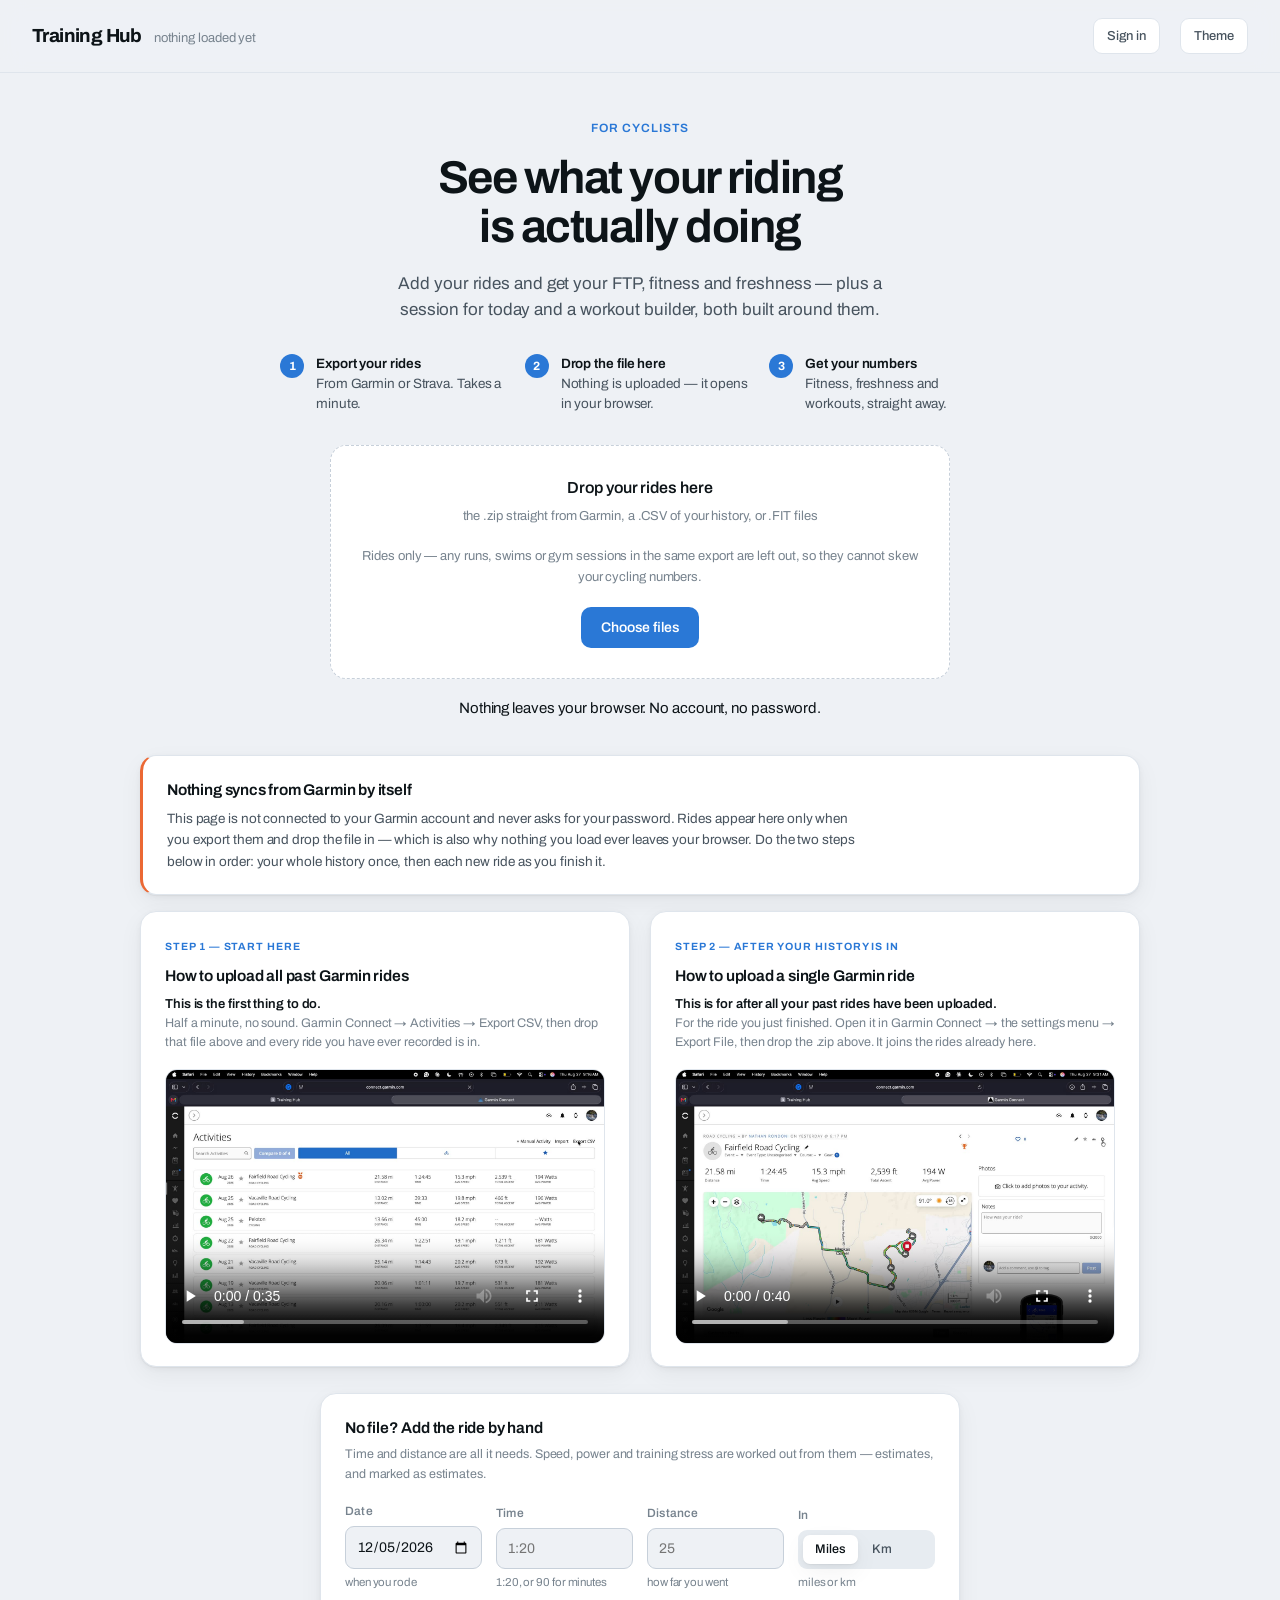
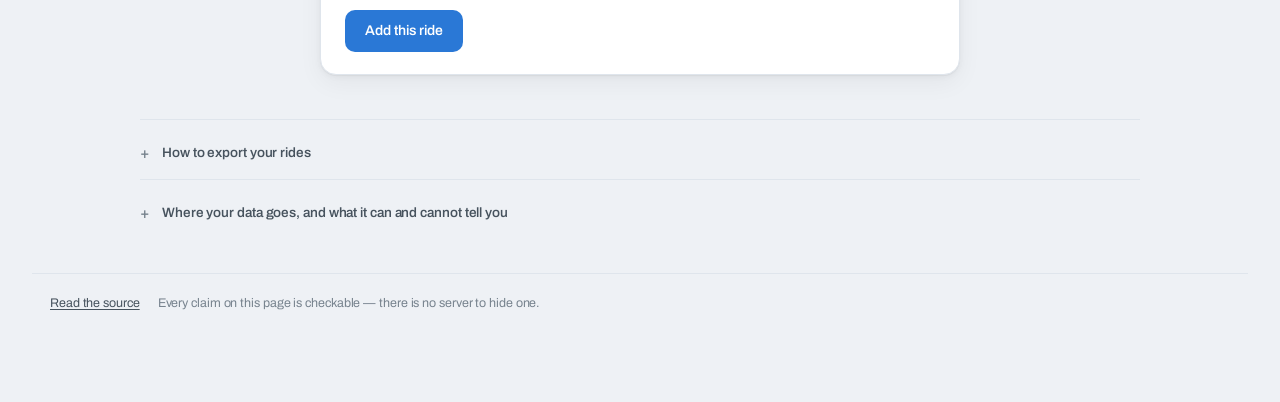
<file: index.html>
<!doctype html>
<html lang="en">
<head>
<meta charset="utf-8">
<meta name="viewport" content="width=device-width, initial-scale=1">
<meta name="color-scheme" content="light dark">
<meta name="robots" content="noindex, nofollow">
<link rel="preconnect" href="https://fonts.googleapis.com">
<link rel="preconnect" href="https://fonts.gstatic.com" crossorigin>
<link rel="stylesheet" href="https://fonts.googleapis.com/css2?family=Archivo:wght@400;500;600;700;800&display=swap">
<title>Training Hub</title>
<style>:root {
  color-scheme: light;
  --bg:            #eef1f5;
  --surface:       #ffffff;
  --surface-2:     #e7ecf1;
  --border:        #dfe5ec;
  --border-strong: #c7d0da;
  --text:          #0d1418;
  --text-2:        #47535e;
  --text-3:        #77838e;
  --series-1:      #2a78d6;
  --series-2:      #eb6834;
  --series-3:      #1baf7a;
  --good:          #1a7f4b;
  --warn:          #b8730a;
  --crit:          #c4362f;
  --grid:          #e8e7e3;
  --shadow:        0 1px 1px rgba(13,20,24,.04), 0 2px 6px rgba(13,20,24,.04), 0 8px 24px rgba(13,20,24,.05);
  --shadow-lift:   0 2px 4px rgba(13,20,24,.06), 0 12px 32px rgba(13,20,24,.10);
  --ramp-0:  #eceae5;
  --ramp-1:  #cde2fb;
  --ramp-2:  #9ec5f4;
  --ramp-3:  #6da7ec;
  --ramp-4:  #3987e5;
  --ramp-5:  #256abf;
  --ramp-6:  #184f95;
}
/* The page is light unless somebody asks for dark.
 *
 * It used to follow the system setting, which meant a rider whose phone
 * switches to dark at sunset opened a different-looking site than the one they
 * set up that afternoon. The dark theme is still here and one tap away — it is
 * a choice now rather than the weather, so `data-theme="dark"` below is the
 * only thing that turns it on, and app.js sets that attribute on every load.
 */
:root[data-theme="dark"] {
  color-scheme: dark;
  --bg:      #0b0f13;
  --surface:     #141a20;
  --surface-2:   #1c242b;
  --border:    #232c34;
  --border-strong: #35414b;
  --text:      #f0f5f8;
  --text-2:    #aeb9c3;
  --text-3:    #78848e;
  --series-1:      #3987e5;
  --series-2:      #d95926;
  --series-3:      #199e70;
  --good:          #35b06e;
  --warn:          #d99a2b;
  --crit:          #e66767;
  --grid:          #292928;
  --shadow:        0 1px 1px rgba(0,0,0,.30), 0 2px 6px rgba(0,0,0,.24), 0 8px 24px rgba(0,0,0,.22);
    --shadow-lift:   0 2px 4px rgba(0,0,0,.35), 0 14px 36px rgba(0,0,0,.40);
  --ramp-0:  #262625;
  --ramp-1:  #16324f;
  --ramp-2:  #184f95;
  --ramp-3:  #256abf;
  --ramp-4:  #3987e5;
  --ramp-5:  #6da7ec;
  --ramp-6:  #9ec5f4;
}

* { box-sizing: border-box; }

/* Archivo carries the numbers — it has true tabular figures and real weight at
   the top end, which a page made mostly of measurements needs. The system stack
   behind it is a genuine fallback, so the page still reads correctly offline. */
body {
  margin: 0;
  background: var(--bg);
  color: var(--text);
  font-family: Archivo, ui-sans-serif, -apple-system, BlinkMacSystemFont,
               "Segoe UI", Roboto, "Helvetica Neue", Arial, sans-serif;
  font-size: 15px;
  line-height: 1.55;
  letter-spacing: -.006em;
  -webkit-font-smoothing: antialiased;
  -moz-osx-font-smoothing: grayscale;
}

/* Every figure on this page lines up in a column somewhere. */
.num, table, .value, .tile .value, .wo-stats b { font-variant-numeric: tabular-nums; }

.num { font-variant-numeric: tabular-nums; }

.wrap { max-width: 1440px; margin: 0 auto; padding: 0 32px 88px; }

/* ---------------------------------------------------------------- header */
header.top {
  position: sticky; top: 0; z-index: 20;
  background: color-mix(in srgb, var(--bg) 88%, transparent);
  backdrop-filter: saturate(1.6) blur(12px);
  border-bottom: 1px solid var(--border);
  margin-bottom: 32px;
}
.top-inner {
  max-width: 1440px; margin: 0 auto; padding: 18px 32px;
  display: flex; align-items: center; gap: 20px;
}
.brand { display: flex; align-items: baseline; gap: 12px; }
.brand h1 {
  margin: 0; font-size: 19px; font-weight: 720; letter-spacing: -.032em;
}
.brand .sub { color: var(--text-3); font-size: 13px; }
.spacer { flex: 1; }

.ghost {
  appearance: none; cursor: pointer;
  background: var(--surface); color: var(--text-2);
  border: 1px solid var(--border); border-radius: 9px;
  padding: 7px 13px; font: inherit; font-size: 13px; font-weight: 500;
  transition: background .13s ease, color .13s ease, border-color .13s ease;
}
.ghost:hover { background: var(--surface-2); color: var(--text); border-color: var(--border-strong); }

/* ---------------------------------------------------------------- cards */
.card {
  background: var(--surface);
  border: 1px solid var(--border);
  border-radius: 16px;
  box-shadow: var(--shadow);
  padding: 22px 24px;
}
.card h2 {
  margin: 0 0 3px; font-size: 13.5px; font-weight: 620;
  letter-spacing: -.008em; color: var(--text);
}
.card .hint { margin: 0 0 18px; font-size: 12.5px; line-height: 1.55; color: var(--text-3); }

.grid { display: grid; gap: 20px; }
.kpis { grid-template-columns: repeat(4, 1fr); margin-bottom: 18px; }
.main { grid-template-columns: minmax(0, 2.1fr) minmax(0, 1fr); align-items: start; }
.stack { display: grid; gap: 20px; }

@media (max-width: 1180px) {
  .kpis { grid-template-columns: repeat(2, 1fr); }
  .main { grid-template-columns: minmax(0, 1fr); }
}
@media (max-width: 700px) {
  .wrap, .top-inner { padding-left: 18px; padding-right: 18px; }
  .kpis { grid-template-columns: 1fr; }
}

/* ---------------------------------------------------------------- stat tile */
.tile { padding: 24px 26px 22px; }
.tile .label {
  font-size: 11px; font-weight: 680; letter-spacing: .11em;
  text-transform: uppercase; color: var(--text-3);
}
.tile .value {
  margin-top: 14px; font-size: 52px; line-height: .95;
  font-weight: 700; letter-spacing: -.045em;
}
.tile .value .unit {
  font-size: 17px; font-weight: 550; color: var(--text-3);
  letter-spacing: -.01em; margin-left: 5px;
}
.tile .foot { margin-top: 14px; font-size: 12.5px; color: var(--text-2); }
.delta { font-weight: 560; }
.delta.up { color: var(--good); }
.delta.down { color: var(--crit); }
.delta.flat { color: var(--text-3); }

.pill {
  display: inline-flex; align-items: center; gap: 6px;
  padding: 3px 9px; border-radius: 999px;
  font-size: 11.5px; font-weight: 570; letter-spacing: .01em;
}
.pill::before { content: ""; width: 6px; height: 6px; border-radius: 50%; background: currentColor; }
.pill.good { color: var(--good); background: color-mix(in srgb, var(--good) 12%, transparent); }
.pill.warn { color: var(--warn); background: color-mix(in srgb, var(--warn) 14%, transparent); }
.pill.crit { color: var(--crit); background: color-mix(in srgb, var(--crit) 12%, transparent); }
.pill.mute { color: var(--text-3); background: var(--surface-2); }

/* ---------------------------------------------------------------- charts */
.chart { width: 100%; display: block; overflow: visible; }
.chart text { font-family: inherit; }
.axis { font-size: 11px; fill: var(--text-3); }
.gridline { stroke: var(--grid); stroke-width: 1; }
.legend { display: flex; gap: 16px; margin-bottom: 14px; flex-wrap: wrap; }
.legend .key { display: flex; align-items: center; gap: 7px; font-size: 12.5px; color: var(--text-2); }
.legend .swatch { width: 10px; height: 10px; border-radius: 3px; }

#tip {
  position: fixed; z-index: 100; pointer-events: none; opacity: 0;
  transition: opacity .1s ease;
  background: var(--surface); color: var(--text);
  border: 1px solid var(--border-strong); border-radius: 10px;
  box-shadow: 0 4px 20px rgba(0,0,0,.16);
  padding: 9px 12px; font-size: 12.5px; line-height: 1.45;
  max-width: 260px;
}
#tip .t-title { font-weight: 620; margin-bottom: 3px; }
#tip .t-row { color: var(--text-2); display: flex; gap: 10px; justify-content: space-between; }
#tip .t-row b { color: var(--text); font-weight: 560; }

/* ---------------------------------------------------------------- heatmap */
/* ------------------------------------------------------------- calendar */
.cal-head, .cal-grid { display: grid; grid-template-columns: repeat(7, minmax(0, 1fr)); gap: 8px; }
.cal-head {
  margin-bottom: 8px;
  font-size: 10.5px; font-weight: 660; letter-spacing: .09em;
  text-transform: uppercase; color: var(--text-3); text-align: center;
}
.cal-day {
  position: relative; min-height: 78px; border-radius: 12px;
  border: 1px solid var(--border); background: var(--surface-2);
  padding: 8px 6px 10px; text-align: center;
  display: flex; flex-direction: column; align-items: center; gap: 1px;
}
.cal-day .dnum { font-size: 11.5px; font-weight: 600; color: var(--text-2); }
.cal-day .dval {
  margin-top: auto; font-size: 17px; font-weight: 690;
  letter-spacing: -.03em; color: var(--text);
}
.cal-day .dtss { font-size: 11.5px; color: var(--text-2); }
/* Three shades and a blank, each one named in the legend — the reader never
   has to work out what a colour means. */
.band-rest    { background: var(--surface-2); }
.band-easy    { background: var(--ramp-1); border-color: var(--ramp-1); }
.band-moderate{ background: var(--ramp-2); border-color: var(--ramp-2); }
.band-hard    { background: var(--ramp-3); border-color: var(--ramp-3); }
/* On a coloured day the muted greys stop being readable, so the ranking is
   carried by weight and size instead of by shade. */
.cal-day.band-easy .dnum, .cal-day.band-moderate .dnum, .cal-day.band-hard .dnum,
.cal-day.band-easy .dtss, .cal-day.band-moderate .dtss, .cal-day.band-hard .dtss {
  color: var(--text);
}
.cal-day.band-easy .dtss, .cal-day.band-moderate .dtss, .cal-day.band-hard .dtss {
  font-weight: 540;
}
.cal-day.band-rest .dval {
  margin-top: auto; font-size: 13px; font-weight: 520; color: var(--text-2);
}
.cal-day.is-future { background: none; border-style: dashed; }
.cal-day.is-future .dval { color: var(--text-3); font-size: 15px; font-weight: 500; }
.cal-day.is-future .dnum { color: var(--text-3); }
.cal-day.is-today { box-shadow: 0 0 0 2px var(--series-2); }

.cal-sum { margin: 16px 0 0; font-size: 13px; color: var(--text-2); }
.cal-sum b { color: var(--text); font-weight: 640; }
.cal-legend {
  display: flex; align-items: center; gap: 16px; flex-wrap: wrap;
  font-size: 12px; color: var(--text-3); margin-top: 10px;
}
.cal-legend .key { display: flex; align-items: center; gap: 7px; }
.cal-legend .sw {
  width: 12px; height: 12px; border-radius: 3px; border: 1px solid var(--border);
}

@media (max-width: 560px) {
  .cal-head, .cal-grid { gap: 5px; }
  .cal-day { min-height: 62px; padding: 6px 2px 8px; }
  .cal-day .dval { font-size: 14px; }
  .cal-day .dtss { font-size: 10px; }
  /* No room for the unit; the legend below still says what the number is. */
  .cal-day .dtss .u { display: none; }
}

/* ---------------------------------------------------------------- plan */
.plan-day {
  display: flex; align-items: baseline; gap: 12px;
  padding: 9px 0; border-bottom: 1px solid var(--border);
  font-size: 13.5px;
}
.plan-day:last-child { border-bottom: 0; }
.plan-day .d { color: var(--text-3); font-size: 12px; width: 62px; flex: none; }
.plan-day .w { color: var(--text-2); }
.plan-day.is-today { font-weight: 570; }
.plan-day.is-today .w, .plan-day.is-today .d { color: var(--text); }
.tag {
  font-size: 10.5px; font-weight: 600; letter-spacing: .03em; text-transform: uppercase;
  color: var(--series-1); background: color-mix(in srgb, var(--series-1) 12%, transparent);
  padding: 2px 6px; border-radius: 5px;
}

/* ---------------------------------------------------------------- table */
.controls { display: flex; gap: 8px; align-items: center; margin-bottom: 16px; flex-wrap: wrap; }
.seg { display: inline-flex; background: var(--surface-2); border-radius: 9px; padding: 3px; gap: 2px; }
.seg button {
  appearance: none; border: 0; background: transparent; cursor: pointer;
  color: var(--text-2); font: inherit; font-size: 12.5px; font-weight: 520;
  padding: 5px 12px; border-radius: 7px; transition: background .13s, color .13s;
}
.seg button:hover { color: var(--text); }
.seg button[aria-pressed="true"] { background: var(--surface); color: var(--text); box-shadow: var(--shadow); }

.tbl-wrap { overflow-x: auto; }
table { width: 100%; border-collapse: collapse; font-size: 13.5px; }
thead th {
  position: sticky; top: 0; background: var(--surface); z-index: 1;
  text-align: left; font-size: 11.5px; font-weight: 600; letter-spacing: .04em;
  text-transform: uppercase; color: var(--text-3);
  padding: 0 12px 10px; white-space: nowrap; cursor: pointer; user-select: none;
}
thead th:hover { color: var(--text); }
thead th .arrow { opacity: .45; font-size: 9px; margin-left: 3px; }
tbody td { padding: 11px 12px; border-top: 1px solid var(--border); white-space: nowrap; }
tbody tr:hover { background: var(--surface-2); }
td.r, th.r { text-align: right; }
td.name { white-space: normal; min-width: 180px; color: var(--text-2); }
.src {
  font-size: 10.5px; font-weight: 600; letter-spacing: .03em; text-transform: uppercase;
  color: var(--text-3); border: 1px solid var(--border-strong);
  padding: 1px 5px; border-radius: 4px;
}
.empty { text-align: center; padding: 56px 20px; color: var(--text-3); }
.empty code {
  background: var(--surface-2); border: 1px solid var(--border);
  padding: 2px 7px; border-radius: 6px; font-size: 12.5px;
}
footer.foot {
  margin-top: 34px; padding-top: 20px; border-top: 1px solid var(--border);
  font-size: 12.5px; color: var(--text-3);
  display: flex; gap: 18px; flex-wrap: wrap;
}
.demo {
  display: flex; align-items: flex-start; gap: 10px;
  background: color-mix(in srgb, var(--warn) 10%, var(--surface));
  border: 1px solid color-mix(in srgb, var(--warn) 34%, var(--border));
  border-radius: 12px; padding: 13px 16px; margin-bottom: 18px;
  font-size: 13.5px; color: var(--text-2); line-height: 1.5;
}
.demo strong { color: var(--text); font-weight: 600; }
.demo .dot {
  width: 7px; height: 7px; border-radius: 50%; background: var(--warn);
  flex: none; margin-top: 7px;
}
.sr {
  position: absolute; width: 1px; height: 1px; overflow: hidden;
  clip: rect(0 0 0 0); white-space: nowrap;
}

/* ---------------------------------------------------------------- import */
.intro { max-width: 720px; margin: 0 auto; }
.intro h2 {
  font-size: 26px; font-weight: 640; letter-spacing: -.025em;
  margin: 0 0 8px; text-wrap: balance;
}
.intro .lede { color: var(--text-2); font-size: 15px; margin: 0 0 28px; }

.drop {
  border: 1.5px dashed var(--border-strong); border-radius: 16px;
  background: var(--surface); padding: 30px 28px; text-align: center;
  transition: border-color .15s ease, background .15s ease;
}
.drop.over { border-color: var(--series-1); background: color-mix(in srgb, var(--series-1) 6%, var(--surface)); }
.drop .big { font-size: 16px; font-weight: 570; margin: 0 0 6px; }
.drop .small { color: var(--text-3); font-size: 13px; margin: 0 0 20px; }
input[type=file].hidden-input { display: none; }

.btn {
  appearance: none; cursor: pointer; font: inherit;
  font-size: 14px; font-weight: 560;
  background: var(--series-1); color: #fff; border: 0;
  border-radius: 10px; padding: 10px 20px;
  transition: filter .13s ease;
}
.btn:hover { filter: brightness(1.08); }
.btn:focus-visible, .ghost:focus-visible, .seg button:focus-visible,
.drop:focus-visible { outline: 2px solid var(--series-1); outline-offset: 2px; }

.howto { display: grid; grid-template-columns: 1fr 1fr; gap: 16px; margin-top: 24px; }
@media (max-width: 700px) { .howto { grid-template-columns: 1fr; } }
.howto .card { padding: 18px 20px; }
.howto h3 {
  margin: 0 0 10px; font-size: 13px; font-weight: 620;
  display: flex; align-items: center; gap: 8px;
}
.howto ol { margin: 0; padding-left: 18px; color: var(--text-2); font-size: 13px; line-height: 1.6; }
.howto a { color: var(--series-1); }

.privacy {
  margin-top: 22px; padding: 14px 18px; border-radius: 12px;
  background: var(--surface-2); border: 1px solid var(--border);
  font-size: 13px; color: var(--text-2); line-height: 1.55;
}
.privacy strong { color: var(--text); font-weight: 600; }

.detected {
  display: flex; align-items: center; gap: 14px; flex-wrap: wrap;
  background: var(--surface); border: 1px solid var(--border);
  border-radius: 12px; padding: 12px 16px; margin-bottom: 18px;
  font-size: 13px; color: var(--text-2);
}
.detected .grow { flex: 1; }
.err {
  background: color-mix(in srgb, var(--crit) 9%, var(--surface));
  border: 1px solid color-mix(in srgb, var(--crit) 32%, var(--border));
  border-radius: 12px; padding: 14px 18px; margin-top: 18px;
  font-size: 13.5px; color: var(--text-2); line-height: 1.55;
}
.err strong { color: var(--text); }

/* ----------------------------------------------------------------- tabs */
.tabs {
  display: flex; gap: 4px; margin-bottom: 22px;
  border-bottom: 1px solid var(--border);
}
.tabs button {
  appearance: none; border: 0; background: transparent; cursor: pointer;
  font: inherit; font-size: 14px; font-weight: 540; color: var(--text-3);
  padding: 10px 16px; border-bottom: 2px solid transparent;
  margin-bottom: -1px; transition: color .13s ease, border-color .13s ease;
}
.tabs button:hover { color: var(--text-2); }
.tabs button[aria-selected="true"] { color: var(--text); border-bottom-color: var(--series-1); }

/* -------------------------------------------------------------- profile */
.field { display: flex; flex-direction: column; gap: 5px; }
.field label { font-size: 12px; font-weight: 560; color: var(--text-3); letter-spacing: .02em; }
.field input, .field select, .prompt {
  font: inherit; font-size: 14px; color: var(--text);
  background: var(--bg); border: 1px solid var(--border-strong);
  border-radius: 9px; padding: 9px 11px; width: 100%;
}
.field input:focus, .field select:focus, .prompt:focus {
  outline: 2px solid var(--series-1); outline-offset: 1px; border-color: var(--series-1);
}
.field .unit-hint { font-size: 11.5px; color: var(--text-3); }
.fields { display: grid; grid-template-columns: repeat(auto-fit, minmax(120px, 1fr)); gap: 14px; }

.prompt { min-height: 76px; resize: vertical; line-height: 1.5; }
.chips { display: flex; flex-wrap: wrap; gap: 7px; margin-top: 12px; }
.chip {
  appearance: none; cursor: pointer; font: inherit; font-size: 12.5px;
  background: var(--surface-2); color: var(--text-2);
  border: 1px solid var(--border); border-radius: 999px; padding: 5px 12px;
  transition: background .13s, color .13s, border-color .13s;
}
.chip:hover { background: var(--surface); color: var(--text); border-color: var(--border-strong); }

/* ------------------------------------------------------------- workout */
.wo-head {
  display: flex; align-items: baseline; gap: 14px; flex-wrap: wrap;
  padding-bottom: 14px; margin-bottom: 16px; border-bottom: 1px solid var(--border);
}
.wo-head h3 { margin: 0; font-size: 17px; font-weight: 620; letter-spacing: -.02em; }
.wo-stats { display: flex; gap: 18px; margin-left: auto; font-size: 13px; color: var(--text-2); }
.wo-stats b { color: var(--text); font-weight: 620; }

.steps { display: flex; flex-direction: column; gap: 3px; }
.st { display: flex; align-items: center; gap: 12px; font-size: 13.5px; padding: 7px 0; }
.st .bar { height: 22px; border-radius: 4px; flex: none; min-width: 3px; }
.st .dur { width: 62px; color: var(--text-2); flex: none; }
.st .pw { width: 118px; font-weight: 560; flex: none; }
.st .lb { color: var(--text-3); }
.st.rep-head { font-weight: 620; color: var(--text); padding-top: 12px; }
.st.child { padding-left: 22px; }

.profile-strip {
  display: flex; gap: 20px; flex-wrap: wrap; align-items: center;
  font-size: 13px; color: var(--text-2);
}
.profile-strip b { color: var(--text); font-weight: 620; }
.estimate {
  font-size: 12.5px; color: var(--text-2); margin-top: 10px;
  padding: 10px 13px; background: var(--surface-2);
  border-radius: 9px; border: 1px solid var(--border);
}
.rec-why { font-size: 14px; color: var(--text); margin: 0 0 6px; }
.rec-note { font-size: 13px; color: var(--text-2); margin: 0; line-height: 1.55; }
.week-row {
  display: grid; grid-template-columns: 52px 92px 62px 62px 1fr;
  gap: 12px; align-items: center;
  padding: 10px 0; border-bottom: 1px solid var(--border); font-size: 13px;
}
.week-row:last-child { border-bottom: 0; }
.week-row.is-recovery { color: var(--text-3); }
.week-row .wk { font-weight: 620; color: var(--text); }
.week-row .sessions { display: flex; gap: 6px; flex-wrap: wrap; }
.sess {
  font-size: 11.5px; padding: 2px 8px; border-radius: 5px;
  background: var(--surface-2); border: 1px solid var(--border); color: var(--text-2);
}

/* ---------------------------------------------------------------- landing */
.landing { max-width: 1000px; margin: 0 auto; }

/* ------------------------------------------------------- accounts, team */
.card.account { max-width: 460px; margin: 0 auto; }
/* The two ways in, side by side, so neither can be the one nobody finds. */
.acct-modes { margin-bottom: 16px; }
.acct-modes .seg { width: 100%; }
.acct-modes .seg button { flex: 1; padding: 9px 12px; font-size: 13.5px; }

.acct-form { display: flex; flex-direction: column; gap: 14px; margin: 16px 0 4px; }
.acct-form .field > span:first-child {
  font-size: 12px; font-weight: 560; color: var(--text-3); letter-spacing: .02em;
}
.acct-form .field .note { font-size: 11.5px; color: var(--text-3); }
.acct-err {
  margin: 12px 0 0; font-size: 13px; color: var(--crit);
  border-left: 3px solid var(--crit); padding-left: 10px;
}
.acct-actions { display: flex; gap: 10px; align-items: center; margin-top: 16px; }
.acct-small {
  margin: 14px 0 0; font-size: 12px; color: var(--text-3); line-height: 1.6;
}
.card.account .skip { margin-top: 16px; align-self: flex-start; }

.acct-exit { margin-top: 20px; padding-top: 18px; border-top: 1px solid var(--border); }
.acct-block {
  margin-top: 20px; padding-top: 18px; border-top: 1px solid var(--border);
}
.acct-block h3 {
  margin: 0 0 6px; font-size: 13.5px; font-weight: 620; letter-spacing: -.008em;
}
.acct-carry {
  margin: 14px 0 0; font-size: 12.5px; line-height: 1.55; color: var(--text-2);
  border-left: 3px solid var(--series-1); padding-left: 10px;
}
.team-actions { display: flex; gap: 10px; flex-wrap: wrap; margin-top: 16px; }
.sub-note { font-size: 11.5px; color: var(--text-3); margin-top: 2px; }

.fuel-note {
  border: 1px solid var(--border); border-left: 3px solid var(--ramp-3);
  border-radius: 10px; background: var(--bg); padding: 12px 14px;
  font-size: 13px; line-height: 1.55; color: var(--text-2);
}
.fuel-note strong { color: var(--text); }

/* ------------------------------------------------ fitness chart key */
.pmc-key {
  display: grid; grid-template-columns: repeat(3, minmax(0, 1fr));
  gap: 14px; margin-bottom: 18px;
}
@media (max-width: 640px) { .pmc-key { grid-template-columns: minmax(0, 1fr); gap: 10px; } }
.pk {
  border: 1px solid var(--border); border-radius: 11px;
  background: var(--bg); padding: 11px 13px 12px;
}
.pk-head { display: flex; align-items: baseline; gap: 8px; }
.pk-swatch {
  width: 11px; height: 11px; border-radius: 3px; flex: none;
  align-self: center;
}
.pk-name { font-size: 13.5px; font-weight: 620; color: var(--text); }
.pk-abbr {
  font-size: 10.5px; font-weight: 620; letter-spacing: .07em;
  text-transform: uppercase; color: var(--text-3);
}
.pk-value {
  margin-left: auto; font-size: 17px; font-weight: 680;
  letter-spacing: -.02em; color: var(--text);
}
.pk-meaning { margin: 6px 0 0; font-size: 12px; line-height: 1.5; color: var(--text-3); }

/* --------------------------------------------------------- ride today */
.ride-today { margin-bottom: 20px; padding: 24px 26px 26px; }
.rt-head { display: flex; align-items: center; gap: 10px; flex-wrap: wrap; }
.rt-head h2 { margin: 0 6px 0 0; font-size: 17px; font-weight: 660; letter-spacing: -.02em; }
.ride-today > .hint { margin: 8px 0 20px; max-width: 78ch; }

.rt-grid {
  display: grid; grid-template-columns: repeat(3, minmax(0, 1fr));
  gap: 16px; align-items: stretch;
}
/* A rest day has two tiles, not three: the day off, and the ride you would do
   instead if you are going to ride anyway. */
.rt-grid.two { grid-template-columns: repeat(2, minmax(0, 1fr)); }
@media (max-width: 900px) {
  .rt-grid, .rt-grid.two { grid-template-columns: minmax(0, 1fr); }
  /* Stacked, the recommendation goes first — the middle of a row reads as the
     default, the middle of a column does not. */
  .rt-opt.recommended { order: -1; }
}

.rt-opt {
  display: flex; flex-direction: column; gap: 8px;
  border: 1px solid var(--border); border-radius: 14px;
  background: var(--bg); padding: 18px 18px 20px;
}
.rt-opt.recommended {
  border-color: var(--series-1);
  box-shadow: 0 0 0 1px var(--series-1) inset;
  background: color-mix(in srgb, var(--series-1) 5%, var(--surface));
}
.rt-tag {
  font-size: 10.5px; font-weight: 680; letter-spacing: .1em;
  text-transform: uppercase; color: var(--text-3);
}
.rt-opt.recommended .rt-tag { color: var(--series-1); }
.rt-opt h3 { margin: 0; font-size: 19px; font-weight: 660; letter-spacing: -.024em; }
.rt-meta { display: flex; gap: 8px; flex-wrap: wrap; }
.rt-blurb { margin: 2px 0 0; font-size: 13.5px; color: var(--text-2); line-height: 1.55; }
.rt-when { margin: 0; font-size: 12.5px; color: var(--text-3); line-height: 1.55; }
/* The second ride of a double day, inside the tile that recommends it. */
.rt-second {
  display: flex; flex-direction: column; gap: 8px;
  margin-top: 14px; padding-top: 14px;
  border-top: 1px dashed var(--border);
}
.rt-second .rt-meta { align-items: center; }
.rt-second strong { font-size: 15px; font-weight: 620; letter-spacing: -.01em; }
.rt-second .ghost { margin-top: 2px; align-self: flex-start; }

/* The week as it stands, which is what the rest-day rules are reading. */
.rt-week {
  margin: -2px 0 0; font-size: 12.5px; color: var(--text-3);
  font-variant-numeric: tabular-nums;
}

/* The date the three sessions were worked out for, under the standfirst. */
.rt-asof {
  margin: -6px 0 0; font-size: 12.5px; color: var(--text-3);
  line-height: 1.55; font-variant-numeric: tabular-nums;
}
.rt-opt .btn, .rt-opt .ghost { margin-top: auto; align-self: flex-start; }
.rt-opt .ghost { padding: 9px 16px; font-size: 13.5px; }
.ride-today .rec-note { margin: 18px 0 0; }

/* ------------------------------------------------------ remove a ride */
th.act, td.act { width: 34px; padding-left: 0; padding-right: 4px; }
.del {
  appearance: none; cursor: pointer; font: inherit; line-height: 1;
  font-size: 17px; padding: 2px 7px 4px; border-radius: 7px;
  background: none; border: 1px solid transparent; color: var(--text-3);
  transition: background .12s, color .12s, border-color .12s;
}
tbody tr:hover .del { color: var(--text-2); border-color: var(--border); }
.del:hover, .del:focus-visible {
  color: var(--crit); border-color: var(--crit);
  background: color-mix(in srgb, var(--crit) 10%, transparent);
}
/* Visible to a screen reader, out of the way of everyone else. */
.vh {
  position: absolute; width: 1px; height: 1px; overflow: hidden;
  clip: rect(0 0 0 0); clip-path: inset(50%); white-space: nowrap;
}

/* -------------------------------------------------------- walkthrough */
.walkthroughs {
  display: grid; grid-template-columns: repeat(2, minmax(0, 1fr));
  gap: 20px; margin-top: 26px; align-items: start;
}
@media (max-width: 820px) { .walkthroughs { grid-template-columns: minmax(0, 1fr); } }
.walkthrough { min-width: 0; }
.wt-step {
  display: inline-block; margin-bottom: 8px;
  font-size: 10.5px; font-weight: 680; letter-spacing: .09em; text-transform: uppercase;
  color: var(--series-1);
}
.wt-note {
  margin: 6px 0 0; font-size: 13px; font-weight: 600; color: var(--text);
}
.no-sync {
  max-width: 1000px; margin: 26px auto 0;
  border-left: 3px solid var(--series-2);
}
.no-sync h3 { margin: 0 0 6px; font-size: 15.5px; font-weight: 620; letter-spacing: -.012em; }
.no-sync p { margin: 0; font-size: 13.5px; line-height: 1.6; color: var(--text-2); max-width: 88ch; }
.walkthroughs { margin-top: 16px; }
.walkthrough h3 {
  margin: 0 0 5px; font-size: 15.5px; font-weight: 620; letter-spacing: -.012em;
}
.walkthrough .hint { margin: 0 0 16px; }
.walkthrough video {
  display: block; width: 100%; height: auto; border-radius: 12px;
  background: var(--surface-2); border: 1px solid var(--border);
}

/* ------------------------------------------------------ manual entry */
.manual { max-width: 640px; margin: 26px auto 0; }
.manual h3 { margin: 0 0 5px; font-size: 15.5px; font-weight: 620; letter-spacing: -.012em; }
.manual .hint { margin: 0; }
.manual .fields {
  margin-top: 18px; align-items: end;
  grid-template-columns: repeat(auto-fit, minmax(128px, 1fr));
}
.manual .field .seg { padding: 5px; }
.manual-row {
  display: flex; align-items: center; gap: 16px;
  margin-top: 18px; flex-wrap: wrap;
}
.manual-note { font-size: 13.5px; color: var(--text-2); font-variant-numeric: tabular-nums; }
.manual-note.bad { color: var(--crit); }

.hero { text-align: center; padding: 14px 0 8px; }
.hero .eyebrow {
  font-size: 12px; font-weight: 620; letter-spacing: .09em;
  text-transform: uppercase; color: var(--series-1); margin: 0 0 16px;
}
.hero h2 {
  font-size: clamp(30px, 4.2vw, 46px); line-height: 1.08;
  font-weight: 660; letter-spacing: -.032em; margin: 0 auto 18px;
  max-width: 21ch; text-wrap: balance;
}
.hero .lede {
  font-size: 17px; line-height: 1.55; color: var(--text-2);
  margin: 0 auto 30px; max-width: 62ch; text-wrap: balance;
}
.hero .drop { text-align: center; max-width: 620px; margin: 0 auto; }

.assure {
  display: flex; justify-content: center; gap: 26px; flex-wrap: wrap;
  margin-top: 18px; font-size: 13px; color: var(--text-3);
}
.assure span { display: flex; align-items: center; gap: 7px; }
.assure svg { flex: none; }

.section { margin-top: 56px; }
.section > h3 {
  font-size: 12px; font-weight: 620; letter-spacing: .09em;
  text-transform: uppercase; color: var(--text-3);
  margin: 0 0 20px; padding-bottom: 12px; border-bottom: 1px solid var(--border);
}
.features { display: grid; grid-template-columns: repeat(3, 1fr); gap: 18px; }
@media (max-width: 860px) { .features { grid-template-columns: 1fr; } }
.feature { padding: 22px 24px; }
.feature h4 {
  margin: 0 0 8px; font-size: 15.5px; font-weight: 620; letter-spacing: -.015em;
}
.feature p { margin: 0 0 14px; font-size: 13.5px; line-height: 1.6; color: var(--text-2); }
.feature ul { margin: 0; padding-left: 17px; font-size: 13px; line-height: 1.75; color: var(--text-2); }
.feature li::marker { color: var(--text-3); }
.feature code {
  background: var(--surface-2); border: 1px solid var(--border);
  padding: 1px 5px; border-radius: 5px; font-size: 12px;
}

.honest { display: grid; grid-template-columns: 1fr 1fr; gap: 18px; }
@media (max-width: 860px) { .honest { grid-template-columns: 1fr; } }
.honest .card p { margin: 0; font-size: 13.5px; line-height: 1.65; color: var(--text-2); }
.honest .card p + p { margin-top: 12px; }
.honest strong { color: var(--text); font-weight: 600; }

footer.foot a { color: var(--text-2); text-decoration: underline; text-underline-offset: 2px; }
footer.foot a:hover { color: var(--text); }

/* ------------------------------------------------------------- steps */
.steps-row {
  display: grid; grid-template-columns: repeat(3, 1fr); gap: 14px;
  margin: 0 auto 30px; max-width: 720px; text-align: left;
}
@media (max-width: 700px) { .steps-row { grid-template-columns: 1fr; } }
.stepcard { display: flex; gap: 12px; align-items: flex-start; }
.stepcard .n {
  flex: none; width: 24px; height: 24px; border-radius: 50%;
  background: var(--series-1); color: #fff;
  font-size: 12px; font-weight: 700; line-height: 24px; text-align: center;
}
.stepcard .t { font-size: 13.5px; line-height: 1.5; color: var(--text-2); }
.stepcard .t b { color: var(--text); font-weight: 620; display: block; }

/* --------------------------------------------------------- disclosure */
.more {
  margin-top: 44px; border-top: 1px solid var(--border); padding-top: 8px;
}
.more summary {
  cursor: pointer; list-style: none; padding: 14px 0;
  font-size: 13.5px; font-weight: 560; color: var(--text-2);
  display: flex; align-items: center; gap: 8px;
}
.more summary::-webkit-details-marker { display: none; }
.more summary::before {
  content: "+"; font-size: 15px; color: var(--text-3); width: 14px;
}
.more[open] summary::before { content: "–"; }
.more summary:hover { color: var(--text); }
.more .inner { padding: 6px 0 22px; }

/* ------------------------------------------------------------ setup */
.setup { border-color: color-mix(in srgb, var(--series-1) 34%, var(--border)); }
.setup h2 { font-size: 16px; }
.setup .row { display: flex; gap: 14px; align-items: flex-end; flex-wrap: wrap; margin-top: 16px; }
.setup .field { min-width: 130px; }
.setup .skip, .hero .skip, .account .skip {
  appearance: none; background: none; border: 0; cursor: pointer;
  font: inherit; font-size: 13px; color: var(--text-3); text-decoration: underline;
  text-underline-offset: 2px; padding: 10px 2px;
}
.setup .skip:hover, .hero .skip:hover, .account .skip:hover { color: var(--text-2); }

/* ------------------------------------------------------- workout totals */
.totals { margin: 18px 0 4px; }
.totals .bar {
  display: flex; height: 22px; border-radius: 6px; overflow: hidden; gap: 2px;
}
.totals .bar > div { min-width: 2px; }
.totals .grid {
  display: grid; grid-template-columns: repeat(auto-fit, minmax(96px, 1fr));
  gap: 12px; margin-top: 16px;
}
.totals .cell .k {
  font-size: 10.5px; font-weight: 680; letter-spacing: .09em;
  text-transform: uppercase; color: var(--text-3);
}
.totals .cell .v {
  font-size: 19px; font-weight: 660; letter-spacing: -.025em; margin-top: 3px;
}
.totals .cell .s { font-size: 11.5px; color: var(--text-3); margin-top: 1px; }

.course-note {
  display: flex; gap: 11px; align-items: flex-start;
  background: var(--surface-2); border: 1px solid var(--border);
  border-radius: 12px; padding: 14px 16px; margin: 18px 0 0;
  font-size: 13.5px; line-height: 1.55; color: var(--text-2);
}
.course-note b {
  color: var(--text); font-weight: 620; display: block; margin-bottom: 3px;
  font-size: 12.5px; letter-spacing: .01em;
}
.course-note .pin { flex: none; margin-top: 2px; }

/* =======================================================================
   Phones
   =======================================================================
   Everything the site does, on a screen 390 points wide. Nothing is dropped
   and nothing is hidden behind a menu — the numbers a rider looks at on the
   way to a trailhead are the same ones they look at on a laptop.

   Three things do the work. The header folds onto two rows so its buttons
   stop running off the edge. The big display numbers come down to a size
   that fits two across instead of one per screen. And the tables stop being
   tables: an eight-column session list scrolled sideways on a phone is a
   table nobody reads, so each row becomes a small card with its own labels.
   ------------------------------------------------------------------- */
@media (max-width: 640px) {
  /* The notch, and the home indicator. */
  header.top { padding-left: env(safe-area-inset-left); padding-right: env(safe-area-inset-right); }
  .wrap { padding-bottom: calc(56px + env(safe-area-inset-bottom)); }

  header.top { margin-bottom: 16px; }
  .top-inner { flex-wrap: wrap; gap: 9px; padding: 11px 14px; }
  .brand { flex: 1 1 100%; gap: 9px; min-width: 0; }
  .brand h1 { font-size: 17px; white-space: nowrap; }
  .brand .sub {
    font-size: 11.5px; min-width: 0;
    overflow: hidden; text-overflow: ellipsis; white-space: nowrap;
  }
  .spacer { display: none; }
  /* Four controls, one row, thumb-sized and none of them off the screen. */
  header.top .ghost {
    flex: 1 1 0; min-width: 0; min-height: 40px;
    padding: 9px 6px; font-size: 12.5px; white-space: nowrap;
    overflow: hidden; text-overflow: ellipsis;
  }

  .wrap { padding-left: 14px; padding-right: 14px; }
  .card { padding: 16px 15px; border-radius: 14px; }
  .card h2 { font-size: 13px; }
  .grid, .stack { gap: 14px; }

  /* Two across, at a size that leaves room for what is under them. */
  .kpis { grid-template-columns: repeat(2, minmax(0, 1fr)); gap: 10px; margin-bottom: 14px; }
  .tile { padding: 14px 14px 13px; }
  .tile .label { font-size: 10px; letter-spacing: .09em; }
  .tile .value { margin-top: 7px; font-size: 30px; letter-spacing: -.03em; }
  .tile .value .unit { font-size: 13px; margin-left: 3px; }
  .tile .foot { margin-top: 9px; font-size: 11.5px; line-height: 1.45; }

  /* Tabs are the whole navigation, so they stay put and stay reachable. */
  .tabs { overflow-x: auto; -webkit-overflow-scrolling: touch; scrollbar-width: none; }
  .tabs::-webkit-scrollbar { display: none; }
  .tabs button { padding: 11px 12px; font-size: 14px; white-space: nowrap; }

  /* ---------------------------------------------------- tables as cards */
  .tbl-wrap { overflow: visible; }
  table, thead, tbody, tr, td { display: block; width: 100%; }
  thead { display: none; }
  tbody tr {
    display: flex; flex-direction: column;
    border: 1px solid var(--border); border-radius: 12px;
    padding: 4px 12px; margin-bottom: 10px; background: var(--surface);
  }
  tbody tr:last-child { margin-bottom: 0; }
  tbody td {
    display: flex; align-items: baseline; justify-content: space-between; gap: 14px;
    padding: 7px 0; border: 0; text-align: right;
    border-bottom: 1px solid var(--border);
  }
  tbody td:last-child { border-bottom: 0; }
  /* The column heading, carried on the cell, so a row still says what its
     numbers are once the header is gone. */
  tbody td::before {
    content: attr(data-label);
    font-size: 11.5px; font-weight: 600; letter-spacing: .04em;
    text-transform: uppercase; color: var(--text-3);
    text-align: left; flex: none;
  }
  tbody td:empty, tbody td[data-label=""]:empty { display: none; }
  /* The name is the row's heading, wherever it sits in the column order. The
     180px floor it carries as a table column is what a card cannot afford:
     left in place it widened the row, the card and the whole page past the
     screen. */
  tbody td.name {
    order: -1; min-width: 0;
    font-size: 15px; font-weight: 600; text-align: left;
    justify-content: flex-start; flex-wrap: wrap; gap: 8px;
  }
  /* Nothing inside a card may set the page's width. A cell is a flex row, so
     its children need the same release or a long line pushes it open. */
  .card, .stack > *, .grid > *, .tbl-wrap, table, tbody, tr,
  tbody td, tbody td > * { min-width: 0; max-width: 100%; }
  tbody td > * { overflow-wrap: anywhere; }
  /* The remove column is 34px wide in a table; as a row in a card it is a
     full-width line like any other, or its label spills out of the card. */
  tbody td.act { width: auto; justify-content: space-between; padding: 6px 0; }
  tbody td.act::before { content: "Remove"; }
  .controls { gap: 6px; }
  .seg { flex-wrap: wrap; }
  .seg button { padding: 8px 11px; font-size: 13px; }

  /* --------------------------------------------------- forms and buttons */
  /* 16px or iOS zooms the whole page when a field takes focus. */
  .field input, .field select, .prompt, .acct-form input {
    font-size: 16px; padding: 11px 12px;
  }
  .btn, .ghost, .del { min-height: 42px; }
  .btn { padding: 12px 18px; font-size: 14.5px; }
  .fields { grid-template-columns: repeat(auto-fit, minmax(104px, 1fr)); gap: 12px; }
  .card.account { max-width: none; }
  .acct-actions { flex-wrap: wrap; }
  .acct-actions .btn, .acct-actions .ghost { flex: 1 1 auto; }

  /* ------------------------------------------------------------ the rest */
  .rt-head { flex-wrap: wrap; gap: 8px; }
  .rt-opt { padding: 15px 15px 17px; }
  .rt-opt h3 { font-size: 17px; }
  .team-actions .btn, .team-actions .ghost { flex: 1 1 auto; }
  /* The import summary reads as a sentence; its controls go under it rather
     than fighting for the same line. */
  .detected { flex-wrap: wrap; gap: 8px; padding: 12px 14px; }
  .detected .grow { flex: 1 1 100%; }
  .foot { flex-direction: column; align-items: flex-start; gap: 6px; }
  .steps { font-size: 13px; }
  .st .bar { max-width: 90px; }
  .hero h2 { font-size: 24px; }
  .drop { padding: 26px 16px; }
  .walkthrough video { width: 100%; }
}

/* Very narrow: one tile across rather than two cramped ones. */
@media (max-width: 360px) {
  .kpis { grid-template-columns: minmax(0, 1fr); }
}
</style>
</head>
<body>
<div id="tip" role="status" aria-live="polite"></div>

<header class="top">
  <div class="top-inner">
    <div class="brand">
      <h1>Training Hub</h1>
      <span class="sub" id="range-sub"></span>
    </div>
    <div class="spacer"></div>
    <button class="ghost" id="account-btn" type="button">Sign in</button>
    <button class="ghost" id="import-btn" type="button" hidden>Add rides</button>
    <button class="ghost" id="clear-btn" type="button" hidden>Clear</button>
    <button class="ghost" id="theme-btn" type="button" aria-label="Switch colour theme">Theme</button>
  </div>
</header>

<div class="wrap">
  <div id="app"></div>

  <footer class="foot">
    <span id="gen"></span>
    <span id="cli-hint" hidden>Refresh with <code>./wk sync &amp;&amp; ./wk web</code></span>
    <a id="source-link" href="https://github.com/myofamilyhealth/AI-Training-Plan-"
       target="_blank" rel="noopener">Read the source</a>
    <span id="source-note">Every claim on this page is checkable — there is no server to hide one.</span>
  </footer>
</div>

<script>/* Reading a training export in the browser.
 *
 * Garmin does not document its CSV and the columns differ between accounts, so
 * nothing here depends on column position — every field is found by matching
 * the header text against a list of aliases, and anything unrecognised is
 * ignored rather than throwing. Strava's export is handled by the same path.
 *
 * Units are the subtle part. Strava always writes metres and seconds whatever
 * your display setting says; Garmin writes whatever your account displays, and
 * never records which that was. So distance units are inferred from the size of
 * the numbers and can be overridden by hand.
 */
(function (root) {
  'use strict';

  const M_PER_MILE = 1609.344;

  /* ------------------------------------------------------------------ CSV */

  function parseCSV(text) {
    if (text.charCodeAt(0) === 0xfeff) text = text.slice(1);   // strip BOM
    const rows = [];
    let row = [], field = '', quoted = false;

    for (let i = 0; i < text.length; i++) {
      const c = text[i];
      if (quoted) {
        if (c === '"') {
          if (text[i + 1] === '"') { field += '"'; i++; }        // escaped quote
          else quoted = false;
        } else field += c;
        continue;
      }
      if (c === '"') { quoted = true; continue; }
      if (c === ',') { row.push(field); field = ''; continue; }
      if (c === '\r') continue;
      if (c === '\n') { row.push(field); rows.push(row); row = []; field = ''; continue; }
      field += c;
    }
    if (field.length || row.length) { row.push(field); rows.push(row); }
    return rows.filter(r => r.some(v => v !== ''));
  }

  /* -------------------------------------------------------------- values */

  function num(v) {
    if (v == null) return null;
    const s = String(v).replace(/,/g, '').trim();
    // Garmin writes "--" for a metric the device did not record.
    if (!s || s === '--' || s === '-') return null;
    const n = parseFloat(s);
    return Number.isFinite(n) ? n : null;
  }

  /** "1:05:23" and "45:23" are clock times; a bare number is already seconds. */
  function seconds(v) {
    if (v == null) return null;
    const s = String(v).trim();
    if (!s || s === '--') return null;
    if (s.indexOf(':') === -1) return num(s);
    const parts = s.split(':').map(p => parseFloat(p) || 0);
    if (parts.length === 3) return parts[0] * 3600 + parts[1] * 60 + parts[2];
    if (parts.length === 2) return parts[0] * 60 + parts[1];
    return null;
  }

  function parseDate(v) {
    if (!v) return null;
    const s = String(v).trim();
    // "2026-08-20 07:15:23" is not ISO until the space becomes a T.
    let d = new Date(/^\d{4}-\d{2}-\d{2} /.test(s) ? s.replace(' ', 'T') : s);
    if (isNaN(d)) d = new Date(s.replace(/-/g, '/'));           // last resort
    return isNaN(d) ? null : d;
  }

  const pad2 = n => String(n).padStart(2, '0');

  /**
   * The moment as the file wrote it, with no timezone conversion applied.
   *
   * Garmin and Strava both export the rider's own clock. Turning that into UTC
   * — which is what toISOString() does — moves an evening ride onto the next
   * day for anybody west of Greenwich and a morning ride onto the previous one
   * east of it, and the ride then shows up under a day it did not happen on.
   * So the wall clock is kept as a wall clock, with no Z on the end to invite
   * anyone to convert it.
   */
  function localISO(d) {
    if (!d || isNaN(d)) return null;
    return `${d.getFullYear()}-${pad2(d.getMonth() + 1)}-${pad2(d.getDate())}` +
           `T${pad2(d.getHours())}:${pad2(d.getMinutes())}:${pad2(d.getSeconds())}`;
  }

  /* ------------------------------------------------------------- headers */

  // Ordered: the first alias that matches a header wins, so specific patterns
  // ("Moving Time") must precede loose ones ("Time").
  const FIELDS = [
    ['start',       [/^activity date$/i, /^date$/i, /^start time/i]],
    ['name',        [/^activity name$/i, /^title$/i, /^name$/i]],
    ['type',        [/^activity type$/i, /^sport/i, /^type$/i]],
    ['distance',    [/^distance/i]],
    ['moving_s',    [/^moving time/i, /^moving duration/i]],
    ['elapsed_s',   [/^elapsed time/i, /^total time/i, /^duration/i, /^time$/i]],
    ['avg_hr',      [/^avg\.? ?hr$/i, /^average heart ?rate/i, /^avg heart ?rate/i]],
    ['max_hr',      [/^max\.? ?hr$/i, /^max(imum)? heart ?rate/i]],
    ['elevation',   [/^total ascent/i, /^elevation gain/i, /^elev gain/i, /^ascent/i]],
    ['calories',    [/^calories/i]],
    ['avg_pace',    [/^avg\.? pace/i, /^average pace/i]],
    // Cycling. Normalized Power and TSS are ordered before the looser power
    // patterns so they claim their own columns rather than being read as
    // average power.
    ['np',          [/^normali[sz]ed power/i, /^weighted average power/i, /^np\b/i]],
    ['tss',         [/^training stress score/i, /^tss\b/i, /^relative effort/i]],
    ['avg_power',   [/^avg\.? power/i, /^average watts/i, /^avg\.? watts/i, /^average power/i]],
    ['max_power',   [/^max\.? power/i, /^max watts/i, /^maximum power/i]],
    ['avg_speed_col', [/^avg\.? speed/i, /^average speed/i]],
    ['max_speed',   [/^max\.? speed/i, /^maximum speed/i]],
    ['avg_cadence', [/^avg\.? bike cadence/i, /^average cadence/i, /^avg\.? cadence/i]],
    ['intensity',   [/^intensity factor/i, /^if\b/i]],
  ];

  /** Map each canonical field to every column index whose header matches it. */
  function mapHeaders(header) {
    const map = {};
    header.forEach((raw, i) => {
      const h = String(raw).trim();
      if (!h) return;
      for (const [field, patterns] of FIELDS) {
        if (patterns.some(p => p.test(h))) {
          (map[field] = map[field] || []).push(i);
          return;                       // one column serves one field only
        }
      }
    });
    return map;
  }

  function detectSource(header) {
    const joined = header.join('|').toLowerCase();
    if (/activity id/.test(joined) && /activity date/.test(joined)) return 'strava';
    if (/avg hr|total ascent|aerobic te|avg run cadence/.test(joined)) return 'garmin';
    return /activity date/.test(joined) ? 'strava' : 'garmin';
  }

  /* --------------------------------------------------------------- units */

  /** Pick the column that actually holds a usable value for this row.
   *  Strava's export repeats "Distance" — once in kilometres, once in metres —
   *  so every candidate column is offered and the caller decides. */
  function values(row, idxs) {
    if (!idxs) return [];
    return idxs.map(i => row[i]).filter(v => v != null && String(v).trim() !== '');
  }

  /**
   * Work out what the distance column means.
   *
   * Metres are unmistakable: a median run distance in the thousands cannot be
   * miles. Telling miles from kilometres is genuinely impossible from the
   * numbers alone, so that falls back to a caller-supplied preference and is
   * reported so the UI can offer a switch.
   */
  function inferDistanceUnit(samples, preferred) {
    const clean = samples.filter(n => n != null && n > 0).sort((a, b) => a - b);
    if (!clean.length) return { unit: preferred || 'mi', certain: false };
    const median = clean[Math.floor(clean.length / 2)];
    if (median > 400) return { unit: 'm', certain: true };
    return { unit: preferred || 'mi', certain: false };
  }

  function toMetres(value, unit) {
    if (value == null) return null;
    if (unit === 'm') return value;
    if (unit === 'km') return value * 1000;
    return value * M_PER_MILE;
  }

  /* ----------------------------------------------------------- act types */

  const TYPE_MAP = {
    run: 'running', running: 'running', trailrun: 'running',
    trail_running: 'running', 'trail running': 'running',
    treadmill_running: 'running', 'treadmill running': 'running',
    'indoor running': 'running', 'track running': 'running',
    'virtual run': 'running', virtualrun: 'running', 'street running': 'running',
    ride: 'cycling', cycling: 'cycling', 'road cycling': 'cycling',
    'virtual ride': 'cycling', 'indoor cycling': 'cycling',
    'mountain biking': 'cycling', 'gravel cycling': 'cycling', biking: 'cycling',
    'e-bike ride': 'cycling', ebikeride: 'cycling',
    swim: 'swimming', swimming: 'swimming', 'pool swim': 'swimming',
    'lap swimming': 'swimming', 'open water swimming': 'swimming',
    walk: 'walking', walking: 'walking', hike: 'hiking', hiking: 'hiking',
    'strength training': 'strength', weighttraining: 'strength',
    'indoor rowing': 'rowing', rowing: 'rowing',
  };

  function canonicalType(raw) {
    if (!raw) return 'other';
    const k = String(raw).trim().toLowerCase();
    return TYPE_MAP[k] || TYPE_MAP[k.replace(/[\s_]+/g, '')] || k;
  }

  /**
   * Is this row a bike ride?
   *
   * Only rides belong on this site. A Garmin or Strava export is a whole
   * athletic life — runs, swims, walks, gym sessions — and every number here is
   * a cycling number: FTP, TSS, the power curve, weekly miles, the zones. A
   * 10 km run landing in that arithmetic does not read as a run, it reads as a
   * very slow ride, and quietly drags every one of them. So the non-rides are
   * turned away at the door rather than filtered again at each use.
   *
   * Three answers, not two. `null` means the file did not say what the
   * activity was, and a file uploaded to a cycling site with no sport on it is
   * taken as a ride; only an activity that names itself as something else is
   * dropped.
   */
  const RIDE_WORDS = /bike|biking|bicycl|cycl|ride|riding|spin|zwift|peloton|velodrome|mtb/i;
  const NOT_RIDE_WORDS =
    /run|walk|hik|swim|row|ski|snowboard|skat|yoga|pilates|strength|weight|elliptical|stair|paddl|surf|kayak|raft|sail|climb|tennis|soccer|golf|football|basketball|boxing|cardio|breathwork|meditat|transition|multisport|driving|flying/i;

  function isCyclingType(raw) {
    if (raw == null || String(raw).trim() === '') return null;
    if (canonicalType(raw) === 'cycling') return true;
    const s = String(raw).toLowerCase();
    if (NOT_RIDE_WORDS.test(s)) return false;
    return RIDE_WORDS.test(s) ? true : false;
  }

  /* --------------------------------------------------------------- parse */

  function parse(text, opts) {
    opts = opts || {};
    const rows = parseCSV(text);
    if (rows.length < 2) {
      throw new Error('That file has no rows in it. Export the activity list as CSV and try again.');
    }
    const header = rows[0];
    const map = mapHeaders(header);
    if (!map.start || !map.distance) {
      throw new Error(
        'Could not find a date and a distance column. Columns seen: ' +
        header.filter(Boolean).slice(0, 12).join(', '));
    }
    const source = detectSource(header);

    // One pass to see what the distance numbers look like, then a second to
    // convert them — the unit is a property of the file, not of a row.
    const raw = rows.slice(1).map(r => {
      const d = values(r, map.distance).map(num).filter(v => v != null);
      return { row: r, distances: d };
    });
    const flat = [];
    raw.forEach(r => r.distances.forEach(d => flat.push(d)));
    const unitInfo = inferDistanceUnit(flat, opts.preferredUnit);

    const out = [];
    let nonCycling = 0;
    raw.forEach((entry, i) => {
      const r = entry.row;
      const date = parseDate(values(r, map.start)[0]);
      if (!date) return;

      // With several distance columns (Strava has two), the largest is the one
      // in metres; that is the precise figure.
      let distance = null;
      if (entry.distances.length) {
        distance = unitInfo.unit === 'm'
          ? Math.max.apply(null, entry.distances)
          : entry.distances[0];
      }
      const distance_m = toMetres(distance, unitInfo.unit);

      const movingCandidates = values(r, map.moving_s).map(seconds).filter(v => v);
      const elapsedCandidates = values(r, map.elapsed_s).map(seconds).filter(v => v);
      const moving_s = movingCandidates[0] || elapsedCandidates[0] || null;
      const elapsed_s = elapsedCandidates[0] || moving_s;

      // Runs, swims and everything else leave here, before they can reach a
      // total. What the file does not name, a cycling site reads as a ride.
      if (isCyclingType(values(r, map.type)[0]) === false) { nonCycling += 1; return; }
      const type = 'cycling';
      const avg_hr = num(values(r, map.avg_hr)[0]);
      const max_hr = num(values(r, map.max_hr)[0]);

      let avg_speed_mps = null;
      const speedRaw = num(values(r, map.avg_speed_col)[0]);
      if (speedRaw && unitInfo.unit === 'm') {
        avg_speed_mps = speedRaw;                    // Strava reports m/s
      } else if (distance_m && moving_s) {
        avg_speed_mps = distance_m / moving_s;
      } else {
        const paceSec = seconds(values(r, map.avg_pace)[0]);
        if (paceSec) {
          avg_speed_mps = (unitInfo.unit === 'km' ? 1000 : M_PER_MILE) / paceSec;
        }
      }

      const localStart = localISO(date);
      out.push({
        id: source + '-' + i + '-' + date.getTime(),
        source: source,
        name: values(r, map.name)[0] || '',
        type: type,
        start: localStart,
        // The day the ride was completed, straight out of the file. Nothing
        // downstream needs to work it out, so nothing downstream can get it
        // wrong.
        date: localStart.slice(0, 10),
        distance_m: distance_m,
        moving_s: moving_s,
        elapsed_s: elapsed_s,
        elevation_m: num(values(r, map.elevation)[0]),
        avg_hr: avg_hr,
        max_hr: max_hr,
        avg_watts: num(values(r, map.avg_power)[0]),
        max_watts: num(values(r, map.max_power)[0]),
        // Garmin exports its own NP and TSS for power-meter rides; both are
        // better than anything derivable from a row average, so they are kept
        // and only recomputed when absent.
        np: num(values(r, map.np)[0]),
        tss: num(values(r, map.tss)[0]),
        intensity: num(values(r, map.intensity)[0]),
        avg_cadence: num(values(r, map.avg_cadence)[0]),
        avg_speed_mps: avg_speed_mps,
        calories: num(values(r, map.calories)[0]),
      });
    });

    out.sort((a, b) => (a.start < b.start ? -1 : a.start > b.start ? 1 : 0));
    return {
      activities: out,
      source: source,
      unit: unitInfo.unit,
      unitCertain: unitInfo.certain,
      columns: header.filter(Boolean),
      matched: Object.keys(map),
      nonCycling: nonCycling,
      skipped: rows.length - 1 - out.length - nonCycling,
    };
  }

  /* ------------------------------------------------- typed by a human */

  /**
   * A duration as somebody would actually write one: "1:20", "1:20:30",
   * "90", "90min", "1h30", "1.5h".
   *
   * A bare number is minutes and a single colon is hours and minutes, because
   * this is a field for rides. Nobody enters a 90-second one, and reading "90"
   * as a minute and a half — which is what a stopwatch parser would do — is the
   * kind of wrong that gets noticed a week later in the totals.
   */
  function humanDuration(text) {
    if (text == null) return null;
    const s = String(text).trim().toLowerCase().replace(/\s+/g, ' ');
    if (!s) return null;

    if (s.indexOf(':') !== -1) {
      const parts = s.split(':');
      if (parts.length > 3 || !parts.every(p => /^\d*\.?\d*$/.test(p))) return null;
      const n = parts.map(p => parseFloat(p) || 0);
      const secs = n.length === 3 ? n[0] * 3600 + n[1] * 60 + n[2]
                                  : n[0] * 3600 + n[1] * 60;
      return secs > 0 ? Math.round(secs) : null;
    }

    // "1h30" and "1h30m" both mean the same thing, so the trailing m is optional.
    let m = s.match(/^(\d*\.?\d+) ?h(?:ours?|rs?|r)? ?(?:(\d*\.?\d+) ?m?(?:in(?:ute)?s?)?)?$/);
    if (m) return Math.round(parseFloat(m[1]) * 3600 + (parseFloat(m[2]) || 0) * 60) || null;
    m = s.match(/^(\d*\.?\d+) ?m(?:in(?:ute)?s?)?$/);
    if (m) return Math.round(parseFloat(m[1]) * 60) || null;
    m = s.match(/^(\d*\.?\d+)$/);
    if (m) return Math.round(parseFloat(m[1]) * 60) || null;
    return null;
  }

  /** A distance in the unit on screen, unless the text names its own. */
  function humanDistance(text, unit) {
    if (text == null) return null;
    const s = String(text).trim().toLowerCase().replace(/,/g, '');
    const m = s.match(/^(\d*\.?\d+) ?(mi|mile|miles|km|kms|kilometres|kilometers|k)?$/);
    if (!m) return null;
    const n = parseFloat(m[1]);
    if (!(n > 0)) return null;
    const u = m[2] || (unit === 'km' ? 'km' : 'mi');
    return u[0] === 'm' ? n * M_PER_MILE : n * 1000;
  }

  /* -------------------------------------------------------------- dedupe */

  // Two files describing the same ride never agree exactly: a watch writes the
  // moment recording started, a CSV export writes the minute the ride was
  // filed, and the distances differ by a few metres of GPS smoothing. So a
  // match is a tolerance, not an equality.
  const SAME_START_S = 150;      // 2.5 minutes apart is still the same ride
  const SAME_DISTANCE_M = 500;   // half a kilometre of disagreement is fine
  // A ride typed in by hand has a date but no clock time, so it is matched
  // against the day and a looser distance — somebody who rode 25.9 miles types
  // 25, and the file that turns up later is the same ride either way.
  const VAGUE_DISTANCE_M = 1500;
  const SCAN_MS = 36 * 3600 * 1000;   // how far back a match could possibly be

  const SOURCE_RANK = { fit: 3, garmin: 2, strava: 1, manual: 0 };

  /** How much a copy of a ride actually knows, used to pick which one to keep. */
  function richness(a) {
    let n = 0;
    if (a.streams) n += 4;
    if (a.np != null) n += 2;
    if (a.avg_watts != null) n += 1;
    if (a.avg_hr != null) n += 1;
    if (a.elevation_m != null) n += 1;
    if (a.tss != null) n += 1;
    return n;
  }
  const rank = a => (SOURCE_RANK[a.source] || 0) * 10 + richness(a);

  const startMs = a => {
    if (!a.start) return null;
    const t = new Date(a.start).getTime();
    return Number.isFinite(t) ? t : null;
  };

  /** The same ride, recorded twice? Compared as a distance in time and space
   *  rather than by a bucket, so two copies never land either side of a
   *  boundary and both survive. */
  function sameSession(a, b) {
    if (canonicalType(a.type) !== canonicalType(b.type)) return false;
    const ta = startMs(a), tb = startMs(b);
    if (ta == null || tb == null) return false;

    const vague = !!(a.manual || b.manual);
    if (vague) {
      if (a.start.slice(0, 10) !== b.start.slice(0, 10)) return false;
    } else if (Math.abs(ta - tb) > SAME_START_S * 1000) return false;

    const da = a.distance_m, db = b.distance_m;
    if (da == null || db == null) return true;   // one side cannot disagree
    return Math.abs(da - db) <= (vague
      ? Math.max(VAGUE_DISTANCE_M, da * 0.05)
      : Math.max(SAME_DISTANCE_M, da * 0.02));
  }

  // Where a value came from belongs to the copy being kept. Without this, a
  // measured ride that replaced a hand-typed one would inherit `manual: true`
  // and be treated as an estimate for the rest of its life.
  const PROVENANCE = ['id', 'source', 'manual', 'streams'];

  /** Keep every field the winner is missing. A CSV row often carries a TSS the
   *  .FIT never stored, and there is no reason to throw it away. */
  function fillGaps(keep, drop) {
    const out = Object.assign({}, keep);
    Object.keys(drop).forEach(k => {
      if (PROVENANCE.indexOf(k) !== -1) return;
      if (out[k] == null && drop[k] != null) out[k] = drop[k];
    });
    return out;
  }

  /**
   * Collapse the same session appearing more than once — across files, and
   * across separate uploads made weeks apart.
   *
   * Identical ids collapse outright; everything else is matched on when the
   * ride started and how far it went. The copy that measured the ride
   * first-hand wins, and anything only the other copy knew is folded into it.
   */
  function dedupe(activities) {
    const byId = new Map(), rest = [], loose = [];
    activities.forEach(a => {
      if (a.id != null && a.id !== '') {
        const k = a.source + '|' + a.id;
        const cur = byId.get(k);
        if (!cur) byId.set(k, a);
        else byId.set(k, rank(a) > rank(cur) ? fillGaps(a, cur) : fillGaps(cur, a));
      } else rest.push(a);
    });

    const candidates = [...byId.values()].concat(rest)
      .filter(a => { if (startMs(a) == null) { loose.push(a); return false; } return true; })
      .sort((a, b) => startMs(a) - startMs(b));

    const kept = [];
    candidates.forEach(a => {
      // Sorted by time, so only the tail of the list can still be within
      // tolerance — no need to rescan a season of rides for every new one.
      for (let i = kept.length - 1; i >= 0; i--) {
        if (startMs(a) - startMs(kept[i]) > SCAN_MS) break;
        if (sameSession(a, kept[i])) {
          kept[i] = rank(a) > rank(kept[i]) ? fillGaps(a, kept[i]) : fillGaps(kept[i], a);
          return;
        }
      }
      kept.push(a);
    });
    return kept.concat(loose);
  }

  const api = { parseCSV, parse, dedupe, sameSession, canonicalType, isCyclingType, localISO,
                humanDuration, humanDistance, seconds, num, parseDate,
                inferDistanceUnit, mapHeaders, detectSource, M_PER_MILE };
  if (typeof module !== 'undefined' && module.exports) module.exports = api;
  else root.Importer = api;
})(typeof self !== 'undefined' ? self : this);

/* Reading a .zip in the browser, without a library.
 *
 * Garmin hands you a zip when you export a ride, and Strava's archive is a zip
 * too. Asking someone to unzip it first is a step that should not exist.
 *
 * Only what a training export needs is implemented: locate the central
 * directory, read each entry's local header, and inflate. Decompression uses
 * the browser's own DecompressionStream, so there is still no dependency here.
 */
(function (root) {
  'use strict';

  const EOCD = 0x06054b50;          // end of central directory
  const CDFH = 0x02014b50;          // central directory file header
  const LFH  = 0x04034b50;          // local file header

  function isZip(buffer) {
    if (!buffer || buffer.byteLength < 4) return false;
    const v = new DataView(buffer);
    // "PK\003\004" for a normal archive, "PK\005\006" for an empty one.
    const sig = v.getUint32(0, true);
    return sig === LFH || sig === EOCD || sig === 0x08074b50;
  }

  /** Find the end-of-central-directory record, scanning back past any comment. */
  function findEOCD(view) {
    const max = Math.min(view.byteLength, 66000);   // 64K comment limit + record
    for (let i = view.byteLength - 22; i >= view.byteLength - max && i >= 0; i--) {
      if (view.getUint32(i, true) === EOCD) return i;
    }
    return -1;
  }

  function listEntries(buffer) {
    const view = new DataView(buffer);
    const eocd = findEOCD(view);
    if (eocd < 0) throw new Error('That zip file looks damaged — its directory is missing.');

    const count = view.getUint16(eocd + 10, true);
    let pos = view.getUint32(eocd + 16, true);
    const decoder = new TextDecoder();
    const out = [];

    for (let i = 0; i < count; i++) {
      if (view.getUint32(pos, true) !== CDFH) break;
      const method = view.getUint16(pos + 10, true);
      const compSize = view.getUint32(pos + 20, true);
      const size = view.getUint32(pos + 24, true);
      const nameLen = view.getUint16(pos + 28, true);
      const extraLen = view.getUint16(pos + 30, true);
      const commentLen = view.getUint16(pos + 32, true);
      const localAt = view.getUint32(pos + 42, true);
      const name = decoder.decode(new Uint8Array(buffer, pos + 46, nameLen));
      out.push({ name, method, compSize, size, localAt });
      pos += 46 + nameLen + extraLen + commentLen;
    }
    return out;
  }

  /** The bytes of one entry, still compressed. */
  function rawBytes(buffer, entry) {
    const view = new DataView(buffer);
    if (view.getUint32(entry.localAt, true) !== LFH) {
      throw new Error(`Could not read ${entry.name} out of that zip.`);
    }
    const nameLen = view.getUint16(entry.localAt + 26, true);
    const extraLen = view.getUint16(entry.localAt + 28, true);
    const start = entry.localAt + 30 + nameLen + extraLen;
    return new Uint8Array(buffer, start, entry.compSize);
  }

/* ------------------------------------------------------------- inflate */

  /**
   * A raw DEFLATE decoder, used when the browser has no usable
   * DecompressionStream.
   *
   * Safari only gained 'deflate-raw' in version 17, and a zip that will not
   * open is the whole upload failing — worth about a hundred lines to not
   * depend on it. RFC 1951: fixed and dynamic Huffman blocks, plus stored.
   */
  function inflateRaw(input) {
    let pos = 0, bit = 0;
    const out = [];

    const readBit = () => {
      const b = (input[pos] >> bit) & 1;
      if (++bit === 8) { bit = 0; pos++; }
      return b;
    };
    const readBits = n => {
      let v = 0;
      for (let i = 0; i < n; i++) v |= readBit() << i;
      return v;
    };

    /** Canonical Huffman: lengths in, a {counts, symbols} decoder out. */
    const buildTree = lengths => {
      const counts = new Array(16).fill(0);
      lengths.forEach(l => { if (l) counts[l]++; });
      const offsets = new Array(16).fill(0);
      for (let i = 1; i < 15; i++) offsets[i + 1] = offsets[i] + counts[i];
      const symbols = new Array(lengths.length).fill(0);
      lengths.forEach((l, s) => { if (l) symbols[offsets[l]++] = s; });
      return { counts, symbols };
    };

    const decode = tree => {
      let code = 0, first = 0, index = 0;
      for (let len = 1; len <= 15; len++) {
        code |= readBit();
        const count = tree.counts[len];
        if (code - first < count) return tree.symbols[index + (code - first)];
        index += count;
        first = (first + count) << 1;
        code <<= 1;
      }
      throw new Error('That zip is corrupt — its compressed data could not be read.');
    };

    const LEN_BASE = [3,4,5,6,7,8,9,10,11,13,15,17,19,23,27,31,35,43,51,59,67,83,99,115,131,163,195,227,258];
    const LEN_EXTRA = [0,0,0,0,0,0,0,0,1,1,1,1,2,2,2,2,3,3,3,3,4,4,4,4,5,5,5,5,0];
    const DIST_BASE = [1,2,3,4,5,7,9,13,17,25,33,49,65,97,129,193,257,385,513,769,1025,1537,2049,3073,4097,6145,8193,12289,16385,24577];
    const DIST_EXTRA = [0,0,0,0,1,1,2,2,3,3,4,4,5,5,6,6,7,7,8,8,9,9,10,10,11,11,12,12,13,13];

    let fixedLit = null, fixedDist = null;

    for (;;) {
      const last = readBit();
      const type = readBits(2);

      if (type === 0) {                       // stored
        if (bit) { bit = 0; pos++; }
        const len = input[pos] | (input[pos + 1] << 8);
        pos += 4;                             // length + its complement
        for (let i = 0; i < len; i++) out.push(input[pos++]);
      } else {
        let litTree, distTree;
        if (type === 1) {                     // fixed Huffman
          if (!fixedLit) {
            const l = new Array(288);
            for (let i = 0; i < 144; i++) l[i] = 8;
            for (let i = 144; i < 256; i++) l[i] = 9;
            for (let i = 256; i < 280; i++) l[i] = 7;
            for (let i = 280; i < 288; i++) l[i] = 8;
            fixedLit = buildTree(l);
            fixedDist = buildTree(new Array(30).fill(5));
          }
          litTree = fixedLit; distTree = fixedDist;
        } else if (type === 2) {              // dynamic Huffman
          const hlit = readBits(5) + 257;
          const hdist = readBits(5) + 1;
          const hclen = readBits(4) + 4;
          const order = [16,17,18,0,8,7,9,6,10,5,11,4,12,3,13,2,14,1,15];
          const clLengths = new Array(19).fill(0);
          for (let i = 0; i < hclen; i++) clLengths[order[i]] = readBits(3);
          const clTree = buildTree(clLengths);

          const lengths = [];
          while (lengths.length < hlit + hdist) {
            const sym = decode(clTree);
            if (sym < 16) lengths.push(sym);
            else if (sym === 16) {
              const prev = lengths[lengths.length - 1];
              const n = readBits(2) + 3;
              for (let i = 0; i < n; i++) lengths.push(prev);
            } else if (sym === 17) {
              const n = readBits(3) + 3;
              for (let i = 0; i < n; i++) lengths.push(0);
            } else {
              const n = readBits(7) + 11;
              for (let i = 0; i < n; i++) lengths.push(0);
            }
          }
          litTree = buildTree(lengths.slice(0, hlit));
          distTree = buildTree(lengths.slice(hlit));
        } else {
          throw new Error('That zip uses a compression this page cannot read.');
        }

        for (;;) {
          const sym = decode(litTree);
          if (sym === 256) break;
          if (sym < 256) { out.push(sym); continue; }
          const li = sym - 257;
          const length = LEN_BASE[li] + readBits(LEN_EXTRA[li]);
          const di = decode(distTree);
          const dist = DIST_BASE[di] + readBits(DIST_EXTRA[di]);
          const from = out.length - dist;
          for (let i = 0; i < length; i++) out.push(out[from + i]);
        }
      }
      if (last) break;
    }
    return new Uint8Array(out);
  }

  /** True only if the browser can actually construct a raw-deflate stream.
   *  Safari has DecompressionStream from 16.4 but no 'deflate-raw' until 17,
   *  so the presence of the class proves nothing. */
  let nativeRaw = null;
  function hasNativeRawDeflate() {
    if (nativeRaw !== null) return nativeRaw;
    try {
      /* eslint-disable no-new */
      new DecompressionStream('deflate-raw');
      nativeRaw = true;
    } catch (e) {
      nativeRaw = false;
    }
    return nativeRaw;
  }

  async function inflate(bytes) {
    if (typeof DecompressionStream !== 'undefined' && hasNativeRawDeflate()) {
      try {
        const stream = new Blob([bytes]).stream()
          .pipeThrough(new DecompressionStream('deflate-raw'));
        return new Uint8Array(await new Response(stream).arrayBuffer());
      } catch (e) {
        // Fall through to the built-in decoder rather than failing the upload.
      }
    }
    return inflateRaw(bytes);
  }

  /**
   * Pull the training files out of an archive.
   *
   * Directories, Apple resource forks and anything that is not a ride are
   * skipped rather than reported as errors — a Strava archive is mostly things
   * this page has no use for.
   */
  async function extract(buffer, opts) {
    opts = opts || {};
    const wanted = opts.match || /\.(fit|csv|tcx|gpx)$/i;
    const entries = listEntries(buffer).filter(e =>
      !e.name.endsWith('/') &&
      !e.name.startsWith('__MACOSX/') &&
      !e.name.split('/').pop().startsWith('.') &&
      wanted.test(e.name));

    if (!entries.length) {
      throw new Error(
        'No ride files inside that zip. Looking for .fit or .csv — if this is a ' +
        'Strava archive, activities.csv is the one to load.');
    }

    const out = [];
    for (const entry of entries.slice(0, opts.limit || 200)) {
      const raw = rawBytes(buffer, entry);
      let bytes;
      if (entry.method === 0) bytes = raw;                    // stored
      else if (entry.method === 8) bytes = await inflate(raw); // deflate
      else continue;                                          // anything exotic
      out.push({
        name: entry.name.split('/').pop(),
        bytes: bytes,
        buffer: bytes.buffer.slice(bytes.byteOffset, bytes.byteOffset + bytes.byteLength),
      });
    }
    if (!out.length) {
      throw new Error('That zip uses a compression this page cannot read.');
    }
    return out;
  }

  const api = { isZip, listEntries, extract };
  if (typeof module !== 'undefined' && module.exports) module.exports = api;
  else root.Zip = api;
})(typeof self !== 'undefined' ? self : this);

/* Reading a .FIT file in the browser.
 *
 * This is where the real numbers come from. A CSV carries one row per ride —
 * an average, maybe a normalized power someone else computed. A .FIT carries
 * the whole recording, usually a sample per second, which is what actually
 * supports a power curve, a true normalized power, and an FTP taken from a
 * measured twenty minutes instead of guessed at from an average.
 *
 * Only the parts needed for that are decoded: the file header, the definition
 * and data records, and the record/session/file_id messages. Everything else
 * is skipped by length, which keeps this small and tolerant of the fields any
 * given head unit happens to write.
 */
(function (root) {
  'use strict';

  // FIT counts seconds from 1989-12-31, not 1970.
  const FIT_EPOCH_OFFSET = 631065600;

  // base type -> [size in bytes, reader name, "invalid" sentinel]
  const BASE_TYPES = {
    0x00: [1, 'getUint8', 0xff],          // enum
    0x01: [1, 'getInt8', 0x7f],
    0x02: [1, 'getUint8', 0xff],
    0x83: [2, 'getInt16', 0x7fff],
    0x84: [2, 'getUint16', 0xffff],
    0x85: [4, 'getInt32', 0x7fffffff],
    0x86: [4, 'getUint32', 0xffffffff],
    0x07: [1, 'getUint8', 0x00],          // string, handled bytewise
    0x88: [4, 'getFloat32', null],
    0x89: [8, 'getFloat64', null],
    0x0a: [1, 'getUint8', 0x00],
    0x8b: [2, 'getUint16', 0x0000],
    0x8c: [4, 'getUint32', 0x00000000],
    0x0d: [1, 'getUint8', 0xff],          // byte
    0x8e: [8, null, null],                // sint64 — skipped
    0x8f: [8, null, null],
    0x90: [8, null, null],
  };

  const RECORD = 20, SESSION = 18, FILE_ID = 0, ACTIVITY = 34;

  // Only the fields this page uses; the rest are stepped over.
  const RECORD_FIELDS = {
    3: ['heart_rate', 1, 0], 4: ['cadence', 1, 0], 5: ['distance', 100, 0],
    6: ['speed', 1000, 0], 7: ['power', 1, 0], 2: ['altitude', 5, 500],
    73: ['speed', 1000, 0], 78: ['altitude', 5, 500], 253: ['timestamp', 1, 0],
  };
  const SESSION_FIELDS = {
    2: ['start_time', 1, 0], 5: ['sport', 1, 0], 7: ['total_elapsed_time', 1000, 0],
    8: ['total_timer_time', 1000, 0], 9: ['total_distance', 100, 0],
    11: ['total_calories', 1, 0], 14: ['avg_speed', 1000, 0], 15: ['max_speed', 1000, 0],
    16: ['avg_heart_rate', 1, 0], 17: ['max_heart_rate', 1, 0],
    20: ['avg_power', 1, 0], 21: ['max_power', 1, 0], 22: ['total_ascent', 1, 0],
    34: ['normalized_power', 1, 0], 35: ['training_stress_score', 10, 0],
    36: ['intensity_factor', 1000, 0], 254: ['message_index', 1, 0],
  };
  // The activity message is the only place a .FIT says what time it was where
  // the rider was. Everything else in the file is UTC, and a ride that started
  // at 7pm in Colorado is filed on the following day without this.
  const ACTIVITY_FIELDS = {
    253: ['timestamp', 1, 0], 5: ['local_timestamp', 1, 0],
  };
  // The FIT sport enum, far enough through it to name everything a person is
  // likely to have recorded. Only the rides are kept — see handleFiles — so the
  // point of the rest of this table is to recognise a run or a swim rather than
  // let it fall through the default and be counted as a ride.
  //
  // 0 is "generic": a file whose device never set a sport. Uploaded to a
  // cycling site it is a ride, and it is read as one, the same as an id this
  // table has never heard of.
  const SPORTS = {
    0: 'cycling', 1: 'running', 2: 'cycling', 3: 'transition',
    4: 'fitness equipment', 5: 'swimming', 6: 'basketball', 7: 'soccer',
    8: 'tennis', 9: 'american football', 10: 'training', 11: 'walking',
    12: 'cross country skiing', 13: 'alpine skiing', 14: 'snowboarding',
    15: 'rowing', 16: 'mountaineering', 17: 'hiking', 18: 'multisport',
    19: 'paddling', 20: 'flying', 21: 'cycling', 22: 'motorcycling',
    25: 'golf', 27: 'horseback riding', 30: 'inline skating',
    31: 'rock climbing', 32: 'sailing', 33: 'ice skating', 35: 'snowshoeing',
    37: 'stand up paddleboarding', 38: 'surfing', 41: 'kayaking', 47: 'boxing',
    48: 'floor climbing',
  };

  function parse(buffer) {
    const view = new DataView(buffer);
    if (buffer.byteLength < 14) throw new Error('That file is too small to be a .FIT recording.');

    const headerSize = view.getUint8(0);
    const dataSize = view.getUint32(4, true);
    const magic = String.fromCharCode(view.getUint8(8), view.getUint8(9),
                                      view.getUint8(10), view.getUint8(11));
    if (magic !== '.FIT') throw new Error('That is not a .FIT file — its header is missing the .FIT marker.');

    const end = Math.min(headerSize + dataSize, buffer.byteLength);
    let pos = headerSize;
    const definitions = {};
    const records = [];
    const sessions = [];
    let fileTime = null;
    let activity = null;

    while (pos < end) {
      const header = view.getUint8(pos++);

      // A compressed-timestamp record reuses the previous definition and packs
      // a 5-bit time offset into the header.
      const compressed = (header & 0x80) !== 0;
      const localType = compressed ? (header >> 5) & 0x03 : header & 0x0f;

      if (!compressed && (header & 0x40)) {
        // Definition message.
        pos++;                                        // reserved
        const littleEndian = view.getUint8(pos++) === 0;
        const globalNum = view.getUint16(pos, littleEndian); pos += 2;
        const fieldCount = view.getUint8(pos++);
        const fields = [];
        for (let i = 0; i < fieldCount; i++) {
          fields.push({ num: view.getUint8(pos), size: view.getUint8(pos + 1),
                        type: view.getUint8(pos + 2) });
          pos += 3;
        }
        let devFields = [];
        if (header & 0x20) {
          const devCount = view.getUint8(pos++);
          for (let i = 0; i < devCount; i++) {
            devFields.push({ size: view.getUint8(pos + 1) });
            pos += 3;
          }
        }
        definitions[localType] = { globalNum, littleEndian, fields, devFields };
        continue;
      }

      const def = definitions[localType];
      if (!def) break;                                // data before its definition

      const out = {};
      const map = def.globalNum === RECORD ? RECORD_FIELDS
                : def.globalNum === SESSION ? SESSION_FIELDS
                : def.globalNum === ACTIVITY ? ACTIVITY_FIELDS : null;

      def.fields.forEach(f => {
        const spec = BASE_TYPES[f.type];
        const entry = map ? map[f.num] : null;
        if (!spec || !spec[1] || !entry) { pos += f.size; return; }

        const [size, reader, invalid] = spec;
        // Arrays are declared by a size larger than the base type; only the
        // first element is ever needed here.
        let value;
        try { value = view[reader](pos, def.littleEndian); }
        catch (e) { pos += f.size; return; }
        pos += f.size;
        if (invalid != null && value === invalid) return;

        const [name, scale, offset] = entry;
        out[name] = value / scale - offset;
      });
      def.devFields.forEach(f => { pos += f.size; });

      if (def.globalNum === RECORD) records.push(out);
      else if (def.globalNum === SESSION) sessions.push(out);
      else if (def.globalNum === ACTIVITY && !activity) activity = out;
      else if (def.globalNum === FILE_ID && out.timestamp) fileTime = out.timestamp;
    }

    if (!records.length && !sessions.length) {
      throw new Error('No ride data could be read out of that .FIT file.');
    }
    return buildActivity(records, sessions, fileTime, activity);
  }

  function fitTimeToISO(t) {
    if (t == null) return null;
    return new Date((t + FIT_EPOCH_OFFSET) * 1000).toISOString();
  }

  /**
   * How far the rider's clock was from UTC, in seconds.
   *
   * The activity message carries the same moment twice, once in UTC and once
   * as the watch displayed it; the difference is the offset that was in force
   * that day, daylight saving and all. Files without the message fall back to
   * zero, which is what this code did before it knew any better.
   */
  function utcOffset(activity) {
    if (!activity || activity.local_timestamp == null || activity.timestamp == null) return 0;
    const diff = activity.local_timestamp - activity.timestamp;
    // Real offsets run from -12h to +14h. Anything else is a broken file.
    if (!Number.isFinite(diff) || Math.abs(diff) > 14 * 3600) return 0;
    return Math.round(diff / 900) * 900;                  // quarter-hour zones
  }

  /** A FIT timestamp as the wall clock the rider actually rode by: no zone
   *  suffix, because the whole point is that it is not being converted. */
  function fitTimeToLocalISO(t, offsetS) {
    if (t == null) return null;
    return new Date((t + FIT_EPOCH_OFFSET + (offsetS || 0)) * 1000)
      .toISOString().slice(0, 19);
  }

  /** Turn the decoded messages into the same activity shape the CSV path
   *  produces, plus the streams a CSV can never carry. */
  function buildActivity(records, sessions, fileTime, activity) {
    const s = sessions[0] || {};
    const power = records.map(r => (r.power == null ? 0 : r.power));
    const hasPower = power.some(p => p > 0);
    const hr = records.map(r => r.heart_rate || null);
    const cadence = records.map(r => r.cadence || null);
    const speed = records.map(r => r.speed || null);

    // The day a ride belongs to is the day the rider rode it. FIT records are
    // UTC, so an evening ride west of Greenwich lands on tomorrow unless the
    // file's own offset is applied first.
    const offsetS = utcOffset(activity);
    const startFit = s.start_time != null ? s.start_time
                   : ((records[0] || {}).timestamp != null ? records[0].timestamp : fileTime);
    const start = fitTimeToLocalISO(startFit, offsetS);
    const moving = s.total_timer_time || s.total_elapsed_time || records.length;

    const np = hasPower ? normalizedPower(power) : null;

    return {
      id: 'fit-' + (start || Date.now()),
      source: 'fit',
      name: null,
      type: SPORTS[s.sport] || 'cycling',
      start: start,
      // The calendar day it was completed, settled here once so nothing
      // downstream has to convert a timezone to work it out.
      date: start ? start.slice(0, 10) : null,
      utc_start: fitTimeToISO(startFit),
      utc_offset_s: offsetS,
      distance_m: s.total_distance || null,
      moving_s: moving,
      elapsed_s: s.total_elapsed_time || moving,
      elevation_m: s.total_ascent || null,
      avg_hr: s.avg_heart_rate || avg(hr),
      max_hr: s.max_heart_rate || null,
      avg_watts: s.avg_power || (hasPower ? Math.round(avg(power)) : null),
      max_watts: s.max_power || (hasPower ? Math.max.apply(null, power) : null),
      // A normalized power computed from the stream beats one copied out of a
      // summary, so ours wins when we have the samples to do it.
      np: np || s.normalized_power || null,
      tss: s.training_stress_score || null,
      intensity: s.intensity_factor || null,
      avg_cadence: s.avg_cadence || avg(cadence),
      avg_speed_mps: s.avg_speed || avg(speed) ||
        (s.total_distance && moving ? s.total_distance / moving : null),
      calories: s.total_calories || null,
      // The part that only a .FIT can give.
      streams: hasPower ? { power: power, seconds: records.length } : null,
      samples: records.length,
    };
  }

  function avg(list) {
    const clean = list.filter(v => v != null && v > 0);
    return clean.length ? clean.reduce((a, b) => a + b, 0) / clean.length : null;
  }

  /**
   * Normalized power: a 30-second rolling average, raised to the fourth power,
   * averaged, then the fourth root. The fourth power is what makes surges cost
   * more than their duration suggests, which is the whole point of the metric.
   */
  function normalizedPower(power) {
    if (power.length < 30) return null;
    let sum = 0;
    const rolled = [];
    for (let i = 0; i < power.length; i++) {
      sum += power[i];
      if (i >= 30) sum -= power[i - 30];
      if (i >= 29) rolled.push(sum / 30);
    }
    if (!rolled.length) return null;
    const fourth = rolled.reduce((t, v) => t + Math.pow(v, 4), 0) / rolled.length;
    return Math.round(Math.pow(fourth, 0.25));
  }

  // The durations a rider actually talks about.
  const CURVE_DURATIONS = [1, 5, 15, 30, 60, 120, 300, 480, 600, 1200, 1800, 3600];

  /**
   * Mean maximal power: for each duration, the best average the rider held for
   * that long anywhere in the ride. A prefix sum makes each window O(n), so the
   * whole curve is cheap even for a long ride.
   */
  function powerCurve(power, durations) {
    durations = durations || CURVE_DURATIONS;
    const n = power.length;
    if (!n) return [];
    const prefix = new Float64Array(n + 1);
    for (let i = 0; i < n; i++) prefix[i + 1] = prefix[i] + power[i];

    const out = durations.filter(d => d <= n).map(d => {
      let best = 0;
      for (let i = 0; i + d <= n; i++) {
        const mean = (prefix[i + d] - prefix[i]) / d;
        if (mean > best) best = mean;
      }
      return { seconds: d, watts: best };
    });

    // Enforce a non-increasing curve.
    //
    // The raw window statistic can rise with duration: a ride with a dip in the
    // middle of a long effort can average more over ten minutes than over any
    // eight minutes inside it. As a *statistic* that is correct, but this curve
    // is read as an ability — the best you can hold for a given time — and
    // holding 216 W for ten minutes plainly means you can hold at least that
    // for eight. Walking back from the longest duration and taking the running
    // maximum is the convention, and it errs in the safe direction.
    for (let i = out.length - 2; i >= 0; i--) {
      if (out[i].watts < out[i + 1].watts) out[i].watts = out[i + 1].watts;
    }
    return out.map(p => ({ seconds: p.seconds, watts: Math.round(p.watts) }));
  }

  /** Merge curves from several rides, keeping the best at each duration. */
  function mergeCurves(curves) {
    const best = new Map();
    curves.forEach(curve => curve.forEach(p => {
      const cur = best.get(p.seconds);
      if (!cur || p.watts > cur.watts) best.set(p.seconds, p);
    }));
    return [...best.values()].sort((a, b) => a.seconds - b.seconds);
  }

  /**
   * FTP from a measured twenty minutes, at the conventional 95%.
   *
   * This is the real thing rather than the CSV estimate: it comes from the best
   * continuous twenty minutes in the recording, not from a ride average that
   * includes every coast and traffic light.
   */
  function ftpFromCurve(curve) {
    const twenty = curve.find(p => p.seconds === 1200);
    if (twenty) return { ftp: Math.round(twenty.watts * 0.95), from: '20 min', watts: twenty.watts };
    const hour = curve.find(p => p.seconds === 3600);
    if (hour) return { ftp: hour.watts, from: '60 min', watts: hour.watts };
    return null;
  }

  /** Seconds spent in each power zone — the real distribution, sample by
   *  sample, rather than a whole ride dropped into one bucket. */
  /**
   * Seconds spent in each power zone.
   *
   * Takes zones in either shape: Cycling.ZONES states its bounds as fractions
   * of FTP in `hi`, while Cycling.zones(ftp) resolves them to watts and keeps
   * the fractions in `hiPct`. Reading only `hiPct` meant a bare ZONES table
   * compared every sample against undefined, fell through to the last zone,
   * and reported a whole ride as neuromuscular.
   */
  function zoneSeconds(power, ftp, zones) {
    if (!ftp) return null;
    const tops = zones.map(z => (z.hiPct != null ? z.hiPct : z.hi));
    const out = zones.map(() => 0);
    power.forEach(w => {
      if (w <= 0) { out[0] += 1; return; }
      const pct = w / ftp;
      for (let i = 0; i < zones.length; i++) {
        if (pct <= tops[i] || i === zones.length - 1) { out[i] += 1; break; }
      }
    });
    return out;
  }

  const api = { parse, powerCurve, mergeCurves, ftpFromCurve, normalizedPower,
                utcOffset, fitTimeToLocalISO,
                zoneSeconds, CURVE_DURATIONS, fitTimeToISO };
  if (typeof module !== 'undefined' && module.exports) module.exports = api;
  else root.Fit = api;
})(typeof self !== 'undefined' ? self : this);

/* The same training maths as hub/analyze.py, in the browser.
 *
 * Kept deliberately in step with the Python: the CLI and the web page must not
 * disagree about your acute:chronic ratio. The test suite runs both over the
 * same activities and compares.
 */
(function (root) {
  'use strict';

  const M_PER_MILE = 1609.344;
  const DAY = 86400000;

  const pad2 = n => String(n).padStart(2, '0');

  /**
   * The calendar day a session was completed, as the file recorded it.
   *
   * Activities carry `date` from the importer, the .FIT parser and the manual
   * form alike, so no timezone conversion happens here — a 7pm ride stays on
   * the day it was ridden instead of moving to tomorrow. Older stored payloads
   * have only `start`; its first ten characters are that same day.
   */
  const dayStr = a => a.date || (a.start ? String(a.start).slice(0, 10) : null);

  // Days are compared as UTC midnights: same-length days, no daylight saving
  // to trip over, and never converted back to anybody's wall clock.
  const dayOf = a => {
    const k = dayStr(a);
    if (!k) return null;
    const d = new Date(k + 'T00:00:00Z');
    return isNaN(d) ? null : d;
  };
  const dayKey = d => d.toISOString().slice(0, 10);
  /** Now, reduced to the viewer's own calendar day. */
  const startOfToday = d => new Date(
    `${d.getFullYear()}-${pad2(d.getMonth() + 1)}-${pad2(d.getDate())}T00:00:00Z`);

  function hrReserveFraction(hr, restHr, maxHr) {
    const span = Math.max(maxHr - restHr, 1);
    return Math.min(Math.max((hr - restHr) / span, 0), 1);
  }

  /** One session's load: Banister TRIMP with heart rate, a duration-times-
   *  intensity estimate without it — so a strapless run still counts. */
  function trainingLoad(a, restHr, maxHr) {
    restHr = restHr == null ? 50 : restHr;
    maxHr = maxHr == null ? 190 : maxHr;
    const minutes = (a.moving_s || 0) / 60;
    if (minutes <= 0) return 0;

    if (a.avg_hr) {
      const f = hrReserveFraction(a.avg_hr, restHr, maxHr);
      return Math.round(minutes * f * 0.64 * Math.exp(1.92 * f) * 10) / 10;
    }
    const speed = a.avg_speed_mps || 0;
    const easy = M_PER_MILE / 600;                       // a 10:00/mi jog
    const intensity = speed ? Math.min(Math.max(speed / easy, 0.5), 2) : 1;
    return Math.round(minutes * intensity * 10) / 10;
  }

  function dailyLoad(activities, restHr, maxHr) {
    const out = {};
    activities.forEach(a => {
      const d = dayOf(a);
      if (!d) return;
      const k = dayKey(d);
      out[k] = (out[k] || 0) + trainingLoad(a, restHr, maxHr);
    });
    return out;
  }

  function acwr(activities, restHr, maxHr, today) {
    today = startOfToday(today || new Date());
    const loads = dailyLoad(activities, restHr, maxHr);
    let acute = 0, chronic28 = 0;
    Object.keys(loads).forEach(k => {
      const age = Math.round((today - new Date(k + 'T00:00:00Z')) / DAY);
      if (age >= 0 && age < 7) acute += loads[k];
      if (age >= 0 && age < 28) chronic28 += loads[k];
    });
    const chronic = chronic28 / 4;
    const ratio = chronic > 0 ? acute / chronic : null;

    let verdict;
    if (ratio == null) verdict = 'not enough history yet';
    else if (ratio < 0.8) verdict = 'detraining or a deliberate down week';
    else if (ratio <= 1.3) verdict = 'sustainable';
    else if (ratio <= 1.5) verdict = 'ramping fast — watch for niggles';
    else verdict = 'spike — high injury risk';

    return {
      acute_7d: Math.round(acute * 10) / 10,
      chronic_weekly_avg: Math.round(chronic * 10) / 10,
      ratio: ratio == null ? null : Math.round(ratio * 100) / 100,
      verdict: verdict,
    };
  }

  function mondayOf(d) {
    const m = new Date(Date.UTC(d.getUTCFullYear(), d.getUTCMonth(), d.getUTCDate()));
    const wd = (m.getUTCDay() + 6) % 7;                  // Monday = 0
    m.setUTCDate(m.getUTCDate() - wd);
    return m;
  }

  function weekly(activities, weeks, restHr, maxHr, today) {
    today = startOfToday(today || new Date());
    const thisMonday = mondayOf(today);
    const buckets = new Map();
    for (let i = weeks - 1; i >= 0; i--) {
      const m = new Date(thisMonday.getTime() - i * 7 * DAY);
      buckets.set(dayKey(m), {
        week: dayKey(m), distance_m: 0, moving_s: 0, load: 0,
        elevation_m: 0, count: 0,
      });
    }
    activities.forEach(a => {
      const d = dayOf(a);
      if (!d) return;
      const b = buckets.get(dayKey(mondayOf(d)));
      if (!b) return;
      b.count += 1;
      b.distance_m += a.distance_m || 0;
      b.moving_s += a.moving_s || 0;
      b.elevation_m += a.elevation_m || 0;
      b.load += trainingLoad(a, restHr, maxHr);
    });
    return [...buckets.values()];
  }

  /** How much running is genuinely easy. The line is 76% of heart-rate reserve;
   *  sessions with no heart rate are reported apart rather than guessed at. */
  function easyHardSplit(activities, restHr, maxHr) {
    restHr = restHr == null ? 50 : restHr;
    maxHr = maxHr == null ? 190 : maxHr;
    let easy = 0, hard = 0, unknown = 0;
    activities.forEach(a => {
      if (a.type !== 'running') return;
      const s = a.moving_s || 0;
      if (!a.avg_hr) unknown += s;
      else if (hrReserveFraction(a.avg_hr, restHr, maxHr) < 0.76) easy += s;
      else hard += s;
    });
    const known = easy + hard;
    return {
      easy_pct: known ? Math.round((1000 * easy / known)) / 10 : null,
      hard_pct: known ? Math.round((1000 * hard / known)) / 10 : null,
      easy_time: fmtDuration(easy),
      hard_time: fmtDuration(hard),
      unmeasured_time: fmtDuration(unknown),
      note: known ? null : 'no heart-rate data in this range',
    };
  }

  const BANDS = [['5k', 4800, 5400], ['10k', 9600, 10800],
                 ['half', 20500, 21800], ['marathon', 41500, 43500]];

  function bests(activities, imperial) {
    const out = {};
    activities.forEach(a => {
      if (a.type !== 'running') return;
      const dist = a.distance_m || 0, secs = a.moving_s || 0;
      if (!dist || !secs) return;
      BANDS.forEach(([label, lo, hi]) => {
        if (dist < lo || dist > hi) return;
        const speed = dist / secs;
        if (!out[label] || speed > out[label]._speed) {
          out[label] = {
            _speed: speed, date: dayKey(dayOf(a)), name: a.name,
            time: fmtDuration(secs), speed_text: fmtSpeed(speed, imperial),
          };
        }
      });
    });
    Object.values(out).forEach(v => delete v._speed);
    return out;
  }

  /** Speed per heartbeat on easy runs: recent half of the window against the
   *  older half. Noisy under about a dozen runs, so it says so instead. */
  function fitnessTrend(activities, days, today) {
    days = days || 90;
    today = startOfToday(today || new Date());
    const cutoff = today.getTime() - days * DAY;
    const pts = [];
    activities.forEach(a => {
      const d = dayOf(a);
      if (!d || d.getTime() < cutoff || a.type !== 'running') return;
      if (a.avg_hr && a.avg_speed_mps && (a.moving_s || 0) > 1200) {
        pts.push([d.getTime(), a.avg_speed_mps / a.avg_hr]);
      }
    });
    if (pts.length < 6) {
      return { samples: pts.length,
               status: 'need at least 6 heart-rate runs over 20 min in this window' };
    }
    pts.sort((x, y) => x[0] - y[0]);
    const mid = Math.floor(pts.length / 2);
    const older = pts.slice(0, mid).reduce((s, p) => s + p[1], 0) / mid;
    const recent = pts.slice(mid).reduce((s, p) => s + p[1], 0) / (pts.length - mid);
    const change = 100 * (recent - older) / older;
    return {
      samples: pts.length,
      change_pct: Math.round(change * 10) / 10,
      direction: change > 1.5 ? 'improving' : change < -1.5 ? 'declining' : 'flat',
      note: 'speed per heartbeat on easy runs; higher is fitter',
    };
  }

  /* ------------------------------------------------------------ formatting */

  function fmtDuration(seconds) {
    seconds = Math.round(seconds || 0);
    const h = Math.floor(seconds / 3600);
    const m = Math.floor((seconds % 3600) / 60);
    const s = seconds % 60;
    const pad = n => String(n).padStart(2, '0');
    return h ? `${h}:${pad(m)}:${pad(s)}` : `${m}:${pad(s)}`;
  }

  /**
   * A date as it is written: month, day, year.
   *
   * Formatted out of the digits rather than through a Date, because putting a
   * day through a Date and back is exactly how a ride ends up on the wrong one.
   */
  function fmtDate(iso) {
    if (!iso) return '';
    const [y, m, d] = String(iso).slice(0, 10).split('-');
    return (y && m && d) ? `${pad2(m)}/${pad2(d)}/${y}` : String(iso);
  }

  /** Month and day alone, for an axis tick with no room for a year. */
  function fmtDayMonth(iso) {
    if (!iso) return '';
    const [, m, d] = String(iso).slice(0, 10).split('-');
    return (m && d) ? `${Number(m)}/${Number(d)}` : String(iso);
  }

  /** Speed the way a cyclist reads it. A cyclist thinks in mph, not in minutes
   *  per mile — pace is a runner's unit, and this is a bike site. */
  function fmtSpeed(mps, imperial) {
    if (!mps || mps <= 0) return '';
    const v = mps * (imperial ? 2.236936 : 3.6);
    return `${(Math.round(v * 10) / 10).toFixed(1)} ${imperial ? 'mph' : 'km/h'}`;
  }

  function fmtPace(mps, imperial) {
    if (!mps || mps <= 0) return '';
    const per = imperial ? M_PER_MILE : 1000;
    // Round to whole seconds BEFORE splitting: rounding the remainder instead
    // turns 239.999 s into "3:60" rather than "4:00".
    const total = Math.round(per / mps);
    const m = Math.floor(total / 60), s = total % 60;
    return `${m}:${String(s).padStart(2, '0')}/${imperial ? 'mi' : 'km'}`;
  }

  /**
   * Distance ridden in a window of days ending today.
   *
   * Live, from whatever day it is asked about — unlike the totals baked into a
   * payload, which are computed when a file is imported and then frozen. A
   * headline number that stopped moving a fortnight ago is worse than no
   * headline number.
   */
  function distanceIn(activities, opts) {
    opts = opts || {};
    const days = opts.days || 7;
    const back = opts.endingDaysAgo || 0;
    const divisor = opts.unit === 'km' ? 1000 : M_PER_MILE;
    const today = opts.today ? new Date(String(opts.today).slice(0, 10) + 'T00:00:00Z')
                             : startOfToday(new Date());
    let metres = 0, rides = 0, seconds = 0;
    (activities || []).forEach(a => {
      const key = dayStr(a);
      if (!key) return;
      const age = Math.round((today - new Date(key + 'T00:00:00Z')) / DAY);
      if (age < back || age >= back + days) return;
      metres += a.distance_m || 0;
      seconds += a.moving_s || 0;
      rides += 1;
    });
    return {
      distance: Math.round((metres / divisor) * 10) / 10,
      seconds: seconds, rides: rides,
    };
  }

  /* --------------------------------------------------------------- payload */

  /** Build exactly the shape the page renders, so an imported file and a
   *  `./wk web` build are interchangeable. */
  function buildPayload(activities, opts) {
    opts = opts || {};
    const restHr = opts.restHr == null ? 50 : opts.restHr;
    const maxHr = opts.maxHr == null ? 190 : opts.maxHr;
    const imperial = opts.unit !== 'km';
    const unit = imperial ? 'mi' : 'km';
    const divisor = imperial ? M_PER_MILE : 1000;
    const today = startOfToday(opts.today || new Date());
    const weeksBack = opts.weeks || 16;

    const thisMonday = dayKey(mondayOf(today));
    const weeklyRows = weekly(activities, weeksBack, restHr, maxHr, today).map(w => ({
      week: w.week,
      distance: Math.round((w.distance_m / divisor) * 100) / 100,
      hours: Math.round((w.moving_s / 3600) * 100) / 100,
      load: Math.round(w.load * 10) / 10,
      count: w.count,
      partial: w.week === thisMonday,
    }));

    const rows = activities.map(a => {
      const speed = a.avg_speed_mps || 0;
      return {
        id: a.id, date: dayKey(dayOf(a)), name: a.name || '', type: a.type || 'other',
        source: a.source,
        distance: Math.round(((a.distance_m || 0) / divisor) * 100) / 100,
        seconds: Math.round(a.moving_s || 0),
        duration: fmtDuration(a.moving_s || 0),
        speed_text: speed ? fmtSpeed(speed, imperial) : '',
        speed: Math.round(speed * 10000) / 10000,
        hr: a.avg_hr ? Math.round(a.avg_hr) : null,
        elevation: Math.round(a.elevation_m || 0),
        load: trainingLoad(a, restHr, maxHr),
      };
    }).sort((a, b) => (a.date < b.date ? 1 : a.date > b.date ? -1 : 0));

    const inWindow = (a, days) => {
      const d = dayOf(a);
      return d && (today - d) >= 0 && (today - d) < days * DAY;
    };
    const sumDist = days => activities.filter(a => inWindow(a, days))
      .reduce((s, a) => s + (a.distance_m || 0), 0) / divisor;
    const last7 = sumDist(7);
    const prev14 = activities.filter(a => {
      const d = dayOf(a);
      if (!d) return false;
      const age = (today - d) / DAY;
      return age >= 7 && age < 14;
    }).reduce((s, a) => s + (a.distance_m || 0), 0) / divisor;

    return {
      generated: new Date().toISOString(),
      // Kept so the cycling views can work from real values rather than
      // re-deriving them from rounded display rows.
      raw: activities,
      unit: unit,
      today: dayKey(today),
      totals: {
        activities: activities.length,
        last7: Math.round(last7 * 10) / 10,
        prev7: Math.round(prev14 * 10) / 10,
        first: rows.length ? rows[rows.length - 1].date : null,
      },
      weekly: weeklyRows,
      activities: rows,
      acwr: acwr(activities, restHr, maxHr, today),
      split: easyHardSplit(activities, restHr, maxHr),
      trend: fitnessTrend(activities, 90, today),
      bests: bests(activities, imperial),
      plan: null,
      demo_note: opts.demoNote || null,
    };
  }

  const api = { trainingLoad, dailyLoad, acwr, weekly, easyHardSplit, bests,
                fitnessTrend, buildPayload, fmtDuration, fmtPace, fmtSpeed, fmtDate, fmtDayMonth, mondayOf,
                distanceIn };
  if (typeof module !== 'undefined' && module.exports) module.exports = api;
  else root.Analytics = api;
})(typeof self !== 'undefined' ? self : this);

/* Cycling metrics: power, not pace.
 *
 * A word on what a CSV can and cannot support. These exports carry one row per
 * ride — an average, a normalized power, sometimes a TSS — never the
 * second-by-second stream. So a true mean-maximal power curve is impossible
 * here, and nothing below pretends otherwise: every derived figure says what it
 * came from, and FTP is an estimate the rider is expected to correct.
 */
(function (root) {
  'use strict';

  /* ------------------------------------------------------- power zones */

  // Coggan's seven, as percentages of FTP.
  const ZONES = [
    { n: 1, key: 'recovery',  name: 'Active recovery', lo: 0,    hi: 0.55 },
    { n: 2, key: 'endurance', name: 'Endurance',       lo: 0.56, hi: 0.75 },
    { n: 3, key: 'tempo',     name: 'Tempo',           lo: 0.76, hi: 0.90 },
    { n: 4, key: 'threshold', name: 'Threshold',       lo: 0.91, hi: 1.05 },
    { n: 5, key: 'vo2max',    name: 'VO2 max',         lo: 1.06, hi: 1.20 },
    { n: 6, key: 'anaerobic', name: 'Anaerobic',       lo: 1.21, hi: 1.50 },
    { n: 7, key: 'neuro',     name: 'Neuromuscular',   lo: 1.51, hi: 2.50 },
  ];

  function zones(ftp) {
    return ZONES.map(z => ({
      n: z.n, key: z.key, name: z.name,
      lo: Math.round(z.lo * ftp), hi: Math.round(z.hi * ftp),
      loPct: z.lo, hiPct: z.hi,
    }));
  }

  function zoneFor(watts, ftp) {
    if (!ftp || !watts) return null;
    const pct = watts / ftp;
    for (const z of ZONES) if (pct <= z.hi) return z;
    return ZONES[ZONES.length - 1];
  }

  /* -------------------------------------------------------------- FTP */

  const isRide = a => a.type === 'cycling';
  /** A ride whose power was recorded rather than inferred from its speed. */
  const isMeasured = a => isRide(a) && !a.manual;

  /** Best power a ride sustained. Garmin's own NP is preferred where present —
   *  it is computed from the stream we do not have. */
  function ridePower(a) {
    return a.np || a.avg_watts || null;
  }

  /**
   * Estimate FTP from the hardest sustained rides in the file.
   *
   * A ~60 minute effort is roughly FTP by definition; a ~20 minute one is
   * conventionally taken at 95%. Both windows are checked and the higher
   * estimate wins. This is a starting point, not a test result — ride averages
   * include coasting, so it usually reads low.
   */
  function estimateFTP(activities) {
    const windows = [
      { lo: 1200, hi: 2100, factor: 0.95, label: '20-35 min effort' },
      { lo: 3000, hi: 5400, factor: 1.00, label: '50-90 min effort' },
    ];
    let best = null;
    activities.filter(isMeasured).forEach(a => {
      const p = ridePower(a);
      const secs = a.moving_s || 0;
      if (!p || !secs) return;
      windows.forEach(w => {
        if (secs < w.lo || secs > w.hi) return;
        const est = p * w.factor;
        if (!best || est > best.ftp) {
          best = {
            ftp: Math.round(est), from: w.label, date: (a.start || '').slice(0, 10),
            name: a.name, watts: Math.round(p), source: a.np ? 'normalized power' : 'average power',
          };
        }
      });
    });
    return best;
  }

  /* ------------------------------------------------- a ride typed by hand */

  // A road bike, a rider on the hoods, dry tarmac, sea level. Every one of
  // these is an assumption, which is exactly why what comes out is labelled an
  // estimate wherever it is shown.
  const BIKE_KG = 9;              // bike, bottles, tools, what is in your pockets
  const DEFAULT_RIDER_KG = 75;
  const CRR = 0.006;              // ordinary tyres on ordinary roads
  const CDA = 0.36;               // m², a rider moving between hoods and drops
  const RHO = 1.226;              // kg/m³ at sea level, 15 °C
  const DRIVETRAIN = 0.97;
  const G = 9.80665;

  /**
   * Average power from speed, by physics rather than by guesswork.
   *
   * Rolling resistance is linear in speed and air drag is cubic, so the split
   * between them changes completely between a 15 km/h potter and a 40 km/h
   * chaingang — which is what makes this worth doing properly instead of
   * multiplying hours by a constant.
   *
   * It cannot know about wind, drafting, position or surface, so it reads a
   * shade low for a solo rider into a headwind and high for one in a bunch.
   * Treat it as the right order of magnitude, not as a power meter.
   */
  function estimatePower(opts) {
    opts = opts || {};
    const secs = opts.seconds || 0;
    const dist = opts.distance_m || 0;
    if (secs <= 0 || dist <= 0) return null;

    const v = dist / secs;                                   // m/s
    const mass = (opts.weightKg || DEFAULT_RIDER_KG) + BIKE_KG;
    const rolling = CRR * mass * G * v;
    const aero = 0.5 * RHO * CDA * v * v * v;
    // Climbing is only counted when the rider told us about it. What goes up
    // comes back down, but not for free: descending returns less than the climb
    // took, which is why gross ascent still costs power over a loop.
    const climb = opts.elevation_m ? (mass * G * opts.elevation_m * 0.5) / secs : 0;
    return Math.round((rolling + aero + climb) / DRIVETRAIN);
  }

  /**
   * Turn a duration and a distance into an activity the rest of the site can
   * read, filling in everything else.
   *
   * Marked `manual` so nothing downstream mistakes the estimate for a
   * measurement: it is kept out of FTP estimation and the power profile, and
   * its stress score says where it came from.
   */
  function manualRide(opts) {
    opts = opts || {};
    const secs = Math.round(opts.seconds || 0);
    const dist = opts.distance_m || 0;
    if (secs <= 0 || dist <= 0) return null;

    const start = opts.start || ((opts.date || todayLocal()) + 'T12:00:00');
    const watts = estimatePower({ seconds: secs, distance_m: dist,
                                  weightKg: opts.weightKg,
                                  elevation_m: opts.elevation_m });
    return {
      id: 'manual-' + start,
      source: 'manual',
      manual: true,
      name: opts.name || 'Manual ride',
      type: 'cycling',
      start: start,
      date: start.slice(0, 10),
      distance_m: dist,
      moving_s: secs,
      elapsed_s: secs,
      elevation_m: opts.elevation_m || null,
      avg_hr: null,
      avg_watts: watts,
      np: null,
      tss: null,
      avg_speed_mps: dist / secs,
    };
  }

  /* ----------------------------------------------------- effort scoring */

  function intensityFactor(a, ftp) {
    if (a.intensity) return a.intensity;
    const p = ridePower(a);
    return (p && ftp) ? p / ftp : null;
  }

  /**
   * Training Stress Score for one ride.
   *
   * Garmin's own figure is used when the file has it. Otherwise the standard
   * formula is applied to whatever power we do have; failing that a
   * heart-rate estimate keeps rides from a bike with no power meter in the
   * picture, flagged so the two are never confused.
   */
  function rideTSS(a, ftp, restHr, maxHr) {
    if (a.tss) return { tss: a.tss, basis: 'file' };

    const secs = a.moving_s || 0;
    if (!secs) return { tss: 0, basis: 'none' };

    const np = ridePower(a);
    if (np && ftp) {
      const IF = np / ftp;
      return { tss: Math.round((secs * np * IF) / (ftp * 3600) * 100 * 10) / 10,
               basis: a.manual ? 'estimated from speed'
                    : (a.np ? 'power' : 'average power') };
    }
    if (a.avg_hr && maxHr) {
      // hrTSS: an hour at threshold heart rate is 100 points, scaled by the
      // square of the reserve fraction so hard hours count for much more.
      const frac = Math.min(Math.max((a.avg_hr - restHr) / Math.max(maxHr - restHr, 1), 0), 1);
      return { tss: Math.round((secs / 3600) * 100 * Math.pow(frac / 0.85, 2) * 10) / 10,
               basis: 'heart rate' };
    }
    return { tss: Math.round((secs / 3600) * 40), basis: 'duration only' };
  }

  /* ------------------------------------------------- the last two weeks */

  // Four states, because a fortnight of riding read at a glance is a question
  // with four useful answers. The boundaries are the ones coaches already use:
  // under 50 TSS is a day that costs you nothing, 100 is a hard day, and an
  // hour at threshold — the definition of 100 — sits exactly on the line.
  const BANDS = [
    { key: 'rest',     label: 'Day off',  max: 0 },
    { key: 'easy',     label: 'Easy',     max: 50,  note: 'under 50' },
    { key: 'moderate', label: 'Moderate', max: 100, note: '50 to 99' },
    { key: 'hard',     label: 'Hard',     max: Infinity, note: '100 and up' },
  ];

  function bandFor(tss) {
    if (!(tss > 0)) return BANDS[0];
    return BANDS.find(b => tss < b.max) || BANDS[BANDS.length - 1];
  }

  const isoDay = d => d.toISOString().slice(0, 10);
  /** Today where the rider is, not in UTC. */
  const todayLocal = () => {
    const d = new Date(), p = n => String(n).padStart(2, '0');
    return `${d.getFullYear()}-${p(d.getMonth() + 1)}-${p(d.getDate())}`;
  };
  /** The day a ride was completed, as recorded — never re-derived from a
   *  timestamp, which is how an evening ride ends up on tomorrow. */
  const rideDay = a => a.date || (a.start ? String(a.start).slice(0, 10) : null);
  const asDate = v => (v instanceof Date ? new Date(v.getTime())
                     : new Date(String(v).length === 10 ? v + 'T00:00:00Z' : v));

  /**
   * The last two weeks as calendar days — every day, ridden or not.
   *
   * Whole Monday-to-Sunday weeks, so the columns of a calendar line up and a
   * Saturday is always under a Saturday. That runs past today in the current
   * week; those days come back flagged `future` rather than as false rest days,
   * because a Friday that has not happened yet is not a day off.
   */
  function recentDays(activities, opts) {
    opts = opts || {};
    const weeks = opts.weeks || 2;
    const today = opts.today ? asDate(opts.today) : new Date();
    const todayKey = isoDay(today);

    const start = new Date(today.getTime());
    start.setUTCDate(start.getUTCDate() - ((start.getUTCDay() + 6) % 7)   // this Monday
                                        - (weeks - 1) * 7);

    const byDay = new Map();
    (activities || []).forEach(a => {
      const k = rideDay(a);
      if (!k) return;
      if (!byDay.has(k)) byDay.set(k, []);
      byDay.get(k).push(a);
    });

    const out = [];
    for (let i = 0; i < weeks * 7; i++) {
      const d = new Date(start.getTime());
      d.setUTCDate(d.getUTCDate() + i);
      const key = isoDay(d);
      const rides = byDay.get(key) || [];
      let tss = 0, seconds = 0, distance = 0, estimated = false;
      rides.forEach(r => {
        const t = rideTSS(r, opts.ftp, opts.restHr, opts.maxHr);
        tss += t.tss;
        if (t.basis !== 'file' && t.basis !== 'power') estimated = true;
        seconds += r.moving_s || 0;
        distance += r.distance_m || 0;
      });
      tss = Math.round(tss);
      out.push({
        date: key,
        weekday: i % 7,
        week: Math.floor(i / 7),
        rides: rides,
        tss: tss,
        seconds: seconds,
        distance_m: distance,
        estimated: estimated,
        band: bandFor(tss).key,
        today: key === todayKey,
        future: key > todayKey,
      });
    }
    return out;
  }

  /** What the fortnight came to, for the line under the calendar. */
  function daysSummary(days) {
    const past = days.filter(d => !d.future);
    const ridden = past.filter(d => d.rides.length);
    return {
      rides: past.reduce((n, d) => n + d.rides.length, 0),
      days: ridden.length,
      rest: past.length - ridden.length,
      seconds: past.reduce((n, d) => n + d.seconds, 0),
      tss: past.reduce((n, d) => n + d.tss, 0),
      distance_m: past.reduce((n, d) => n + d.distance_m, 0),
      estimated: past.some(d => d.estimated),
    };
  }

  /* ------------------------------------------------- fitness & fatigue */

  /**
   * The performance management chart: fitness, fatigue and form.
   *
   * CTL is an exponentially weighted 42-day average of daily TSS, ATL the same
   * over 7 days, and form is yesterday's CTL minus yesterday's ATL — the
   * standard construction. Rest days count as zero, which is the point of it.
   */
  /** Whatever a caller offered as "today" — a date string, a Date, or nothing
   *  at all — as the calendar day it falls on where the rider is. */
  function dayKeyOf(today) {
    if (typeof today === 'string') return today.slice(0, 10);
    const d = today instanceof Date ? today : new Date();
    const p = n => String(n).padStart(2, '0');
    return `${d.getFullYear()}-${p(d.getMonth() + 1)}-${p(d.getDate())}`;
  }

  function pmc(activities, opts) {
    opts = opts || {};
    const ftp = opts.ftp, restHr = opts.restHr || 50, maxHr = opts.maxHr || 190;
    const daily = {};
    activities.forEach(a => {
      const day = rideDay(a);
      if (!day) return;
      daily[day] = (daily[day] || 0) + rideTSS(a, ftp, restHr, maxHr).tss;
    });

    const days = Object.keys(daily).sort();
    if (!days.length) return { series: [], today: null };

    const start = new Date(days[0] + 'T00:00:00Z');
    // The last day of the series is the rider's day, not UTC's. Left as a
    // plain `new Date()` this ran one day too far all evening west of
    // Greenwich — an extra day of decay, so form read fresher after dinner
    // than it had at lunch, and the recommendation could change with it.
    const end = new Date(dayKeyOf(opts.today) + 'T00:00:00Z');
    const series = [];
    let ctl = 0, atl = 0;
    for (let t = start.getTime(); t <= end.getTime(); t += 86400000) {
      const key = new Date(t).toISOString().slice(0, 10);
      const tss = daily[key] || 0;
      const form = ctl - atl;                       // yesterday's values
      ctl += (tss - ctl) / 42;
      atl += (tss - atl) / 7;
      series.push({
        date: key, tss: Math.round(tss * 10) / 10,
        ctl: Math.round(ctl * 10) / 10,
        atl: Math.round(atl * 10) / 10,
        form: Math.round(form * 10) / 10,
      });
    }
    const last = series[series.length - 1];
    return { series: series, today: last, verdict: formVerdict(last.form) };
  }

  /** What today's form number means for what to ride. */
  function formVerdict(form) {
    if (form == null) return { label: 'unknown', kind: 'mute', advice: '' };
    if (form > 20) return { label: 'very fresh', kind: 'good',
      advice: 'Well rested — arguably detrained. A hard session or a race is well within you.' };
    if (form > 5) return { label: 'fresh', kind: 'good',
      advice: 'Rested and ready. Good day for intervals or an event.' };
    if (form >= -10) return { label: 'neutral', kind: 'mute',
      advice: 'Balanced. Normal training, hard or easy, both fine.' };
    if (form >= -30) return { label: 'building', kind: 'warn',
      advice: 'Carrying real fatigue — which is where fitness comes from. Keep easy days easy.' };
    return { label: 'deep fatigue', kind: 'crit',
      advice: 'Heavily loaded. Recovery or endurance only until this comes back up.' };
  }

  /* ------------------------------------------------------------- rider */

  function wattsPerKg(ftp, kg) {
    return (ftp && kg) ? Math.round((ftp / kg) * 100) / 100 : null;
  }

  /**
   * VO2 max estimate, via the ACSM leg-ergometry equation
   * (VO2 mL/kg/min = 10.8 x watts / kg + 7 + 3.5), evaluated at the power a
   * rider can hold for about five minutes — near 120% of FTP.
   *
   * It is an estimate from a formula, not a lab measurement, and it moves
   * with FTP and weight alone.
   */
  function vo2maxEstimate(ftp, kg) {
    if (!ftp || !kg) return null;
    const vo2Power = ftp * 1.2;
    return Math.round(((10.8 * vo2Power / kg) + 10.5) * 10) / 10;
  }

  function vo2Rating(vo2, age, sex) {
    if (!vo2) return null;
    // Broad population bands; useful for orientation, not diagnosis.
    const male = sex !== 'female';
    const bands = male
      ? [['superior', 55], ['excellent', 49], ['good', 43], ['fair', 37], ['poor', 0]]
      : [['superior', 49], ['excellent', 44], ['good', 38], ['fair', 32], ['poor', 0]];
    for (const [label, floor] of bands) if (vo2 >= floor) return label;
    return 'poor';
  }

  /* ---------------------------------------------------- ride summaries */

  /** Best sustained power by duration band. Not a mean-maximal power curve —
   *  that needs streams — but it is the honest version of one from a CSV. */
  function powerProfile(activities) {
    const bands = [
      ['under 30 min', 0, 1800], ['30-60 min', 1800, 3600],
      ['1-2 hours', 3600, 7200], ['2-4 hours', 7200, 14400],
      ['over 4 hours', 14400, Infinity],
    ];
    const out = [];
    bands.forEach(([label, lo, hi]) => {
      let best = null;
      activities.filter(isMeasured).forEach(a => {
        const secs = a.moving_s || 0, p = ridePower(a);
        if (!p || secs < lo || secs >= hi) return;
        if (!best || p > best.watts) {
          best = { watts: Math.round(p), date: (a.start || '').slice(0, 10),
                   name: a.name, normalized: !!a.np,
                   duration: secs };
        }
      });
      if (best) out.push(Object.assign({ band: label }, best));
    });
    return out;
  }

  function speedStats(activities, imperial) {
    const rides = activities.filter(a => isRide(a) && a.moving_s &&
                                         (a.distance_m || a.avg_speed_mps));
    if (!rides.length) return null;

    // One definition of speed for both figures. Mixing distance-over-time for
    // the average with the file's own avg_speed field for the best made a
    // single ride look slower than itself — Garmin computes that field
    // differently, and the two disagreed by a few tenths.
    const speedOf = a => (a.distance_m && a.moving_s)
      ? a.distance_m / a.moving_s
      : a.avg_speed_mps;

    const totalTime = rides.reduce((s, a) => s + a.moving_s, 0);
    const totalDist = rides.reduce((s, a) => s + (a.distance_m || speedOf(a) * a.moving_s), 0);
    const factor = imperial ? 2.236936 : 3.6;           // m/s to mph or km/h
    const fastest = rides.reduce((b, a) => (!b || speedOf(a) > speedOf(b) ? a : b), null);
    return {
      average: Math.round((totalDist / totalTime) * factor * 10) / 10,
      best: Math.round(speedOf(fastest) * factor * 10) / 10,
      bestDate: (fastest.start || '').slice(0, 10),
      unit: imperial ? 'mph' : 'km/h',
      rides: rides.length,
    };
  }

  /** How the last N days of riding split across the zones, by time. Rides are
   *  placed whole, by their normalized power — a CSV cannot do better. */
  function zoneDistribution(activities, ftp, days, today) {
    if (!ftp) return null;
    today = today || new Date();
    const cutoff = today.getTime() - (days || 42) * 86400000;
    const buckets = {};
    ZONES.forEach(z => { buckets[z.key] = 0; });
    let total = 0, unpowered = 0;

    activities.filter(isRide).forEach(a => {
      if (!a.start || new Date(a.start).getTime() < cutoff) return;
      const secs = a.moving_s || 0;
      const p = ridePower(a);
      if (!secs) return;
      if (!p) { unpowered += secs; return; }
      const z = zoneFor(p, ftp);
      buckets[z.key] += secs;
      total += secs;
    });
    if (!total) return null;
    return {
      total: total, unpowered: unpowered,
      rows: ZONES.map(z => ({
        n: z.n, key: z.key, name: z.name,
        seconds: buckets[z.key],
        pct: Math.round((1000 * buckets[z.key] / total)) / 10,
      })).filter(r => r.seconds > 0),
    };
  }

  /* ------------------------------------------------------- rider context */

  /**
   * Everything the workout builder should know about this rider, in one place.
   *
   * Before this existed the builder took an FTP and nothing else, so a session
   * could prescribe five minutes at 115% without ever checking what the rider
   * had actually held for five minutes. The measured power curve is the most
   * accurate thing an upload gives us; it should not sit unused on a chart.
   */
  function riderContext(activities, opts) {
    opts = opts || {};
    const profile = opts.profile || {};
    const curve = opts.curve || null;
    const rides = (activities || []).filter(a => a.type === 'cycling');

    // Where the FTP came from matters as much as its value.
    let ftp = profile.ftp || null;
    let ftpSource = ftp ? 'you set it' : null;
    let measured = null;
    if (curve && curve.length) {
      const twenty = curve.find(p => p.seconds === 1200);
      const hour = curve.find(p => p.seconds === 3600);
      if (twenty) measured = { ftp: Math.round(twenty.watts * 0.95), from: '20 min', watts: twenty.watts };
      else if (hour) measured = { ftp: hour.watts, from: '60 min', watts: hour.watts };
    }
    if (!ftp && measured) { ftp = measured.ftp; ftpSource = 'measured from your rides'; }
    if (!ftp) {
      const est = estimateFTP(rides);
      if (est) { ftp = est.ftp; ftpSource = 'estimated from ride averages'; }
    }

    // If the uploaded data contains a harder effort than the stored FTP, the
    // stored one is out of date and every target built from it is too low.
    const stale = (measured && profile.ftp && measured.ftp > profile.ftp * 1.03)
      ? { measured: measured.ftp, stored: profile.ftp,
          gain: Math.round(measured.ftp - profile.ftp) }
      : null;

    // Ride lengths, so a session defaults to something this rider actually does.
    const durations = rides.map(a => (a.moving_s || 0) / 60).filter(m => m > 20).sort((a, b) => a - b);
    const typical = durations.length ? Math.round(durations[Math.floor(durations.length / 2)]) : null;
    const longest = durations.length ? Math.round(durations[durations.length - 1]) : null;

    /** Best power this rider has actually held for a given duration, by
     *  interpolating their measured curve. Null when there is no curve. */
    function bestFor(seconds) {
      if (!curve || curve.length < 2) return null;
      if (seconds <= curve[0].seconds) return curve[0].watts;
      const last = curve[curve.length - 1];
      if (seconds >= last.seconds) return last.watts;
      for (let i = 1; i < curve.length; i++) {
        if (curve[i].seconds >= seconds) {
          const a = curve[i - 1], b = curve[i];
          // Interpolate on log duration — that is the shape a power curve has.
          const t = (Math.log(seconds) - Math.log(a.seconds)) /
                    (Math.log(b.seconds) - Math.log(a.seconds));
          return Math.round(a.watts + t * (b.watts - a.watts));
        }
      }
      return null;
    }

    return {
      ftp: ftp, ftpSource: ftpSource, measured: measured, stale: stale,
      weightKg: profile.weightKg || null,
      restHr: profile.restHr, maxHr: profile.maxHr,
      curve: curve, hasCurve: !!(curve && curve.length >= 3),
      bestFor: bestFor,
      typicalMinutes: typical, longestMinutes: longest,
      rides: rides.length,
    };
  }

  const api = { ZONES, zones, zoneFor, estimateFTP, ridePower, intensityFactor, riderContext,
                rideTSS, recentDays, daysSummary, BANDS, bandFor,
                estimatePower, manualRide,
                pmc, formVerdict, wattsPerKg, vo2maxEstimate, vo2Rating,
                powerProfile, speedStats, zoneDistribution };
  if (typeof module !== 'undefined' && module.exports) module.exports = api;
  else root.Cycling = api;
})(typeof self !== 'undefined' ? self : this);

/* The session library.
 *
 * Every session is a function of the time available, not a fixed block, so
 * "threshold" and "threshold in 45 minutes" are the same entry. Targets are
 * fractions of FTP throughout — watts appear only when something is displayed
 * or exported, which means re-testing FTP rescales the whole library at once.
 *
 * Each entry carries a `why`: the adaptation it is aimed at, and where that
 * comes from. A rider should be able to see why a session is in their week.
 *
 * `terrain` says what a session suits — a 20-minute climb is a different thing
 * on a flat road, and some sessions genuinely need a hill.
 */
(function (root) {
  'use strict';

  const step = (role, seconds, lo, hi, label, extra) =>
    Object.assign({ role, seconds, lo, hi: hi == null ? lo : hi, label: label || null },
                  extra || {});

  // Cadence and position notes ride along with the step; they are coaching, not
  // targets, and never affect the power maths.
  const SPIN = { cadence: '90-100 rpm' };
  const HIGH = { cadence: '100-110 rpm' };
  const LOW = { cadence: '50-60 rpm' };
  const GRIND = { cadence: '40-50 rpm' };
  const SEATED = { position: 'seated' };
  const STANDING = { position: 'out of the saddle' };

  const rep = (iterations, steps, opts) =>
    Object.assign({ repeat: iterations, steps }, opts || {});

  /* Split a work budget into a sensible number of reps of a sensible length. */
  /**
   * Split a work budget into reps that actually fill it.
   *
   * The last recovery is dropped when the session is expanded, so the time used
   * is reps*each + (reps-1)*rest. This searches rep counts for the combination
   * that lands closest to the budget with each interval inside its sensible
   * range — picking a length first and a count second undershot badly.
   */
  const fit = (mins, minEach, maxEach, restMins) => {
    let best = null;
    for (let reps = 1; reps <= 12; reps++) {
      const each = Math.round((mins - restMins * (reps - 1)) / reps);
      if (each < minEach || each > maxEach) continue;
      const miss = Math.abs(reps * each + restMins * (reps - 1) - mins);
      if (!best || miss < best.miss) best = { reps, each, rest: restMins, miss };
    }
    if (!best) {
      // Budget too small or too large for the range — clamp and accept the gap.
      const each = Math.max(minEach, Math.min(maxEach, Math.round(mins / 2)));
      best = { reps: Math.max(1, Math.round(mins / (each + restMins))),
               each: each, rest: restMins, miss: null };
    }
    return best;
  };

  const SESSIONS = [

  /* ================================================== zone 1 — recovery == */
  {
    key: 'recovery', name: 'Recovery spin', focus: 'recovery', zone: 1,
    defaultMinutes: 45, terrain: ['flat', 'indoor'],
    keywords: ['recovery', 'easy spin', 'rest day', 'active recovery', 'shake out', 'legs out', 'spin out'],
    course: 'Anywhere flat and unhurried. Avoid hills entirely — a climb turns a recovery ride into a tempo ride whether you intend it or not.',
    blurb: 'Genuinely easy. The point is blood flow, not training.',
    why: 'Below 55% of FTP there is no meaningful training stimulus — that is the ' +
         'intention. Light spinning moves blood through legs that are repairing ' +
         'without adding to what they have to recover from.',
    build: mins => [step('work', Math.round(mins * 60), 0.45, 0.55, 'Spin easy', SPIN)],
  },
  {
    key: 'openers', name: 'Openers', focus: 'pre-race', zone: 5,
    defaultMinutes: 40, terrain: ['flat', 'rolling', 'indoor'],
    keywords: ['openers', 'opener', 'day before', 'pre race', 'pre-race', 'primer', 'sharpener'],
    course: 'A quiet, familiar stretch. You want no decisions to make and nothing that forces an effort you did not plan.',
    blurb: 'Short and sharp, the day before an event. Wakes the legs without costing anything.',
    why: 'A handful of brief efforts raises muscle temperature and recruits fast-twitch ' +
         'fibres, so race day does not start flat. Kept short enough that the fatigue ' +
         'is gone by morning.',
    build: mins => [
      rep(3, [step('work', 60, 1.00, 1.10, '1 min at race effort', SPIN),
              step('recovery', 180, 0.45, 0.55, 'Easy')]),
      rep(3, [step('work', 10, 1.60, 2.00, '10 s jump', STANDING),
              step('recovery', 170, 0.45, 0.55, 'Easy')]),
    ],
  },

  /* ================================================= zone 2 — endurance == */
  {
    key: 'endurance', name: 'Endurance ride', focus: 'endurance', zone: 2,
    defaultMinutes: 120, terrain: ['flat', 'rolling', 'hilly'],
    keywords: ['endurance', 'base', 'zone 2', 'z2', 'aerobic', 'steady', 'easy ride', 'long ride', 'miles'],
    course: 'Rolling countryside is ideal. Gentle hills are fine as long as you shift down and ride over them rather than attacking them.',
    blurb: 'The bulk of a cyclist’s year. Conversational, all day.',
    why: 'Low intensity is where mitochondrial density and capillary supply are built, ' +
         'and it is the 80% of the 80/20 distribution that repeatedly shows up in how ' +
         'elite endurance athletes actually train (Seiler).',
    build: mins => [step('work', Math.round(mins * 60), 0.60, 0.72, 'Steady endurance', SPIN)],
  },
  {
    key: 'durability', name: 'Durability ride', focus: 'fatigue resistance', zone: 2,
    defaultMinutes: 210, minMinutes: 150, terrain: ['flat', 'rolling', 'hilly'],
    keywords: ['durability', 'fatigue resistance', 'deep', 'long endurance', 'century', 'gran fondo', 'back end'],
    course: 'A long loop that brings you home past the three-hour mark, with the terrain for the sweet spot blocks in the last third. Carry more food than you think.',
    blurb: 'A long ride with the hard work deliberately placed at the end, when you are already tired.',
    why: 'Durability — how much of your threshold survives four hours in — predicts real ' +
         'race outcomes better than a fresh FTP test does. Training it means being tired ' +
         'before the efforts start, not after.',
    build: mins => {
      const preload = Math.max(60, Math.round(mins * 0.6));
      return [
        step('work', preload * 60, 0.60, 0.70, 'Steady, save your legs', SPIN),
        rep(3, [step('work', 480, 0.88, 0.94, '8 min sweet spot — on tired legs'),
                step('recovery', 300, 0.50, 0.58, 'Easy')]),
        step('work', Math.max(600, (mins - preload - 39) * 60), 0.60, 0.70, 'Ride home steady', SPIN),
      ];
    },
  },
  {
    key: 'fuelled', name: 'Fuelled endurance', focus: 'endurance', zone: 2,
    defaultMinutes: 150, minMinutes: 90, terrain: ['flat', 'rolling', 'hilly'],
    keywords: ['fuelled', 'fueled', 'fuelling', 'fueling practice', 'gut training',
               'carbohydrate practice', 'eating on the bike', 'fasted'],
    course: 'Anywhere you can eat and drink without thinking about it. A route with somewhere to refill is worth more than a scenic one.',
    blurb: 'A long steady ride where the point is the eating: 60 to 90 grams of carbohydrate an hour, from the first hour, not the third.',
    why: 'The gut is trainable and the limit is real: absorption tops out near 60 g/h on ' +
         'glucose alone, and rises to 90-120 g/h only with a glucose-fructose mix and ' +
         'weeks of deliberate practice — which is why the professional peloton now eats ' +
         'at rates that would have caused stomach trouble a decade ago. Practising it in ' +
         'training is what makes it possible in a race. Riding fasted does the opposite: ' +
         'it teaches the gut nothing, blunts the quality of the session and leaves you ' +
         'training your body to work at a lower power. Eat before you go and keep eating.',
    build: mins => [step('work', Math.round(mins * 60), 0.56, 0.70, 'Steady, eating every 20 minutes', SPIN)],
  },
  {
    key: 'surges', name: 'Endurance with surges', focus: 'endurance', zone: 2,
    defaultMinutes: 105, terrain: ['rolling', 'hilly'],
    keywords: ['surges', 'endurance with', 'punchy endurance', 'bursts', 'rolling ride'],
    course: 'Rolling terrain, or a group ride. Use the natural rises for the surges rather than forcing them on the flat.',
    blurb: 'An easy ride broken up by short hard efforts — what a group ride actually looks like.',
    why: 'Brief surges out of an aerobic base rehearse the accelerations that decide real ' +
         'rides, while leaving the session low enough in cost to repeat weekly.',
    build: mins => {
      const surges = Math.max(6, Math.min(14, Math.round(mins / 9)));
      return [rep(surges, [
        step('work', 30, 1.30, 1.60, '30 s surge', STANDING),
        step('recovery', Math.round((mins * 60 / surges) - 30), 0.60, 0.70, 'Back to steady', SPIN),
      ])];
    },
  },

  /* ===================================================== zone 3 — tempo == */
  {
    key: 'tempo', name: 'Tempo', focus: 'tempo', zone: 3,
    defaultMinutes: 90, terrain: ['flat', 'rolling'],
    keywords: ['tempo', 'zone 3', 'z3', 'moderate', 'steady state'],
    course: 'A long, uninterrupted stretch — a false flat, a valley road, a wide shoulder. Junctions every two minutes will ruin it.',
    blurb: 'Firm but sustainable. Useful when time is short, easy to overdo.',
    why: 'Tempo builds aerobic capacity faster per hour than endurance, but it accumulates ' +
         'fatigue without the sharp stimulus of threshold work. Too much of a week here is ' +
         'the classic grey-zone trap.',
    build: mins => {
      const f = fit(mins, 12, 25, 5);
      return [rep(f.reps, [
        step('work', f.each * 60, 0.76, 0.85, f.each + ' min tempo', SPIN),
        step('recovery', f.rest * 60, 0.45, 0.55, 'Easy'),
      ])];
    },
  },
  {
    key: 'tempocadence', name: 'Tempo cadence ladder', focus: 'tempo', zone: 3,
    defaultMinutes: 75, terrain: ['flat', 'indoor'],
    keywords: ['cadence ladder', 'tempo cadence', 'cadence work', 'pedalling', 'pedaling'],
    course: 'Flat and traffic-free, or the trainer. Changing cadence by 35 rpm while holding power needs a road you can stop thinking about.',
    blurb: 'Tempo power held while cadence steps up and down. Trains a smooth stroke under load.',
    why: 'Holding one power across a wide cadence range recruits different fibre ' +
         'populations and improves efficiency at cadences you would otherwise avoid.',
    build: mins => {
      const sets = Math.max(2, Math.min(4, Math.round(mins / 18)));
      return [rep(sets, [
        step('work', 240, 0.78, 0.85, '4 min at 70 rpm', { cadence: '70 rpm' }),
        step('work', 240, 0.78, 0.85, '4 min at 90 rpm', SPIN),
        step('work', 240, 0.78, 0.85, '4 min at 105 rpm', HIGH),
        step('recovery', 300, 0.45, 0.55, 'Easy'),
      ])];
    },
  },

  /* ================================================ 88-94% — sweet spot == */
  {
    key: 'sweetspot', name: 'Sweet spot', focus: 'sweet spot', zone: 3,
    defaultMinutes: 75, terrain: ['flat', 'rolling', 'indoor'],
    keywords: ['sweet spot', 'sweetspot', 'ss', 'sub-threshold', 'sub threshold'],
    course: 'A steady false flat or a long shallow drag is perfect. Gentle uphill helps you hold the power without freewheeling.',
    blurb: 'Just under threshold. Most of the adaptation of threshold work, noticeably less cost.',
    why: 'At 88–94% of FTP the PGC-1α signalling that drives mitochondrial growth is ' +
         'strong, while the fatigue is low enough to repeat two or three times a week. ' +
         'For riders under about eight hours, this is usually the best return per hour.',
    build: mins => {
      const f = fit(mins, 8, 20, 5);
      return [rep(f.reps, [
        step('work', f.each * 60, 0.88, 0.93, f.each + ' min sweet spot', SPIN),
        step('recovery', f.rest * 60, 0.45, 0.55, 'Easy'),
      ])];
    },
  },
  {
    key: 'ssladder', name: 'Sweet spot ladder', focus: 'sweet spot', zone: 3,
    defaultMinutes: 75, fixed: true, terrain: ['flat', 'rolling', 'indoor'],
    keywords: ['sweet spot ladder', 'ladder', 'pyramid', 'ss ladder'],
    course: 'Somewhere you can ride 15 minutes without stopping. A long climb at 3-5% or a quiet flat road.',
    blurb: 'Intervals that lengthen then shorten. The same work, but it feels different.',
    why: 'Varying interval length at one intensity keeps the session mentally tractable ' +
         'and biases the longest effort toward the middle, when you are warm but not spent.',
    build: () => [
      step('work', 480, 0.88, 0.93, '8 min'), step('recovery', 240, 0.45, 0.55, 'Easy'),
      step('work', 720, 0.88, 0.93, '12 min'), step('recovery', 240, 0.45, 0.55, 'Easy'),
      step('work', 900, 0.88, 0.93, '15 min'), step('recovery', 240, 0.45, 0.55, 'Easy'),
      step('work', 480, 0.88, 0.93, '8 min'),
    ],
  },
  {
    key: 'ssextended', name: 'Extended sweet spot', focus: 'sweet spot', zone: 3,
    defaultMinutes: 100, minMinutes: 60, terrain: ['flat', 'rolling'],
    keywords: ['extended sweet spot', 'long sweet spot', 'big sweet spot', '2x30', '3x20'],
    course: 'Twenty to thirty minutes uninterrupted, twice. A long valley road, a shallow climb, or the trainer if your roads are busy.',
    blurb: 'Long blocks at sweet spot. A serious session that still will not wreck the week.',
    why: 'Time at this intensity is what shifts the lactate curve. Longer continuous ' +
         'blocks add muscular endurance that short repeats do not.',
    build: mins => {
      const f = fit(mins, 20, 30, 6);
      return [rep(f.reps, [
        step('work', f.each * 60, 0.88, 0.93, f.each + ' min sweet spot', SPIN),
        step('recovery', f.rest * 60, 0.45, 0.55, 'Easy'),
      ])];
    },
  },

  /* ================================================= zone 4 — threshold == */
  {
    key: 'threshold', name: 'Threshold intervals', focus: 'threshold', zone: 4,
    defaultMinutes: 75, terrain: ['flat', 'rolling', 'indoor'],
    keywords: ['threshold', 'ftp intervals', 'zone 4', 'z4', '2x20', 'lt', 'lactate threshold'],
    course: 'A clear run of 10-20 minutes. Slight uphill is easier than flat — gradient stops you coasting when it starts to hurt.',
    blurb: 'At the line you could hold for an hour. Raises the ceiling of everything below it.',
    why: 'Work at 95–105% of FTP drives both lactate clearance and the power at which ' +
         'lactate begins to accumulate. It is the most direct way to move FTP itself.',
    build: mins => {
      const f = fit(mins, 8, 20, 5);
      return [rep(f.reps, [
        step('work', f.each * 60, 0.95, 1.00, f.each + ' min at threshold', SPIN),
        step('recovery', f.rest * 60, 0.45, 0.55, 'Easy'),
      ])];
    },
  },
  {
    key: 'overunder', name: 'Over-unders', focus: 'over-unders', zone: 4,
    defaultMinutes: 75, terrain: ['flat', 'rolling', 'indoor'],
    keywords: ['over under', 'over-under', 'overunder', 'over/under', 'clearance', 'lactate shuttle'],
    course: 'Uninterrupted for 12 minutes at a time. A long steady climb is ideal, because the gradient holds the power for you.',
    blurb: 'Alternating either side of threshold. Teaches you to clear lactate while still working.',
    why: 'The "over" accumulates lactate; the "under" forces you to clear it without ' +
         'stopping. That is precisely the demand of a hard climb or a rider attacking ' +
         'repeatedly off the front.',
    build: mins => {
      const sets = Math.max(2, Math.min(4, Math.round(mins / 17)));
      return [rep(sets, [
        rep(3, [step('work', 120, 1.03, 1.06, '2 min over'),
                step('work', 120, 0.88, 0.92, '2 min under')]),
        step('recovery', 300, 0.45, 0.55, 'Easy'),
      ])];
    },
  },
  {
    key: 'ttpace', name: 'Time trial effort', focus: 'threshold', zone: 4,
    defaultMinutes: 80, terrain: ['flat'],
    keywords: ['time trial', 'tt', 'race pace', 'sustained effort', 'solo effort', '40k'],
    course: 'Your actual time trial course if you have one. Otherwise flat, exposed and honest — no sheltered lanes that flatter your numbers.',
    blurb: 'One long continuous effort at race pace. As much a pacing rehearsal as a workout.',
    why: 'Continuous work at threshold rehearses the pacing discipline a time trial ' +
         'demands — an evenly paced effort beats a fast start over any distance.',
    build: mins => [step('work', Math.max(1200, Math.round(mins * 0.92) * 60), 0.93, 0.99,
                         'Hold it steady — even pace beats a fast start', SPIN)],
  },
  {
    key: 'thresholdladder', name: 'Threshold ladder', focus: 'threshold', zone: 4,
    defaultMinutes: 60, fixed: true, terrain: ['flat', 'rolling', 'indoor'],
    keywords: ['threshold ladder', 'ftp ladder', 'stepped threshold'],
    course: 'A long climb or a quiet flat road. You need 15 minutes clear for the first block.',
    blurb: 'Intervals that step up in intensity as they shorten.',
    why: 'Rising intensity across a session recruits progressively more fast-twitch ' +
         'fibre while the earlier, longer efforts have already loaded the aerobic system.',
    build: () => [
      step('work', 900, 0.92, 0.95, '15 min, steady'), step('recovery', 300, 0.45, 0.55, 'Easy'),
      step('work', 600, 0.97, 1.00, '10 min, at threshold'), step('recovery', 300, 0.45, 0.55, 'Easy'),
      step('work', 300, 1.03, 1.08, '5 min, over'),
    ],
  },

  /* =================================================== zone 5 — VO2 max == */
  {
    key: 'vo2max', name: 'VO2 max intervals', focus: 'vo2 max', zone: 5,
    defaultMinutes: 70, terrain: ['flat', 'rolling', 'hilly', 'indoor'],
    keywords: ['vo2', 'vo2max', 'vo2 max', 'zone 5', 'z5', 'max aerobic', '5x3', '4x4', '5x5'],
    course: 'A climb of 3-5 minutes at 4-7% is the best place for these. On the flat you will fade as speed rises and drag with it.',
    blurb: 'Hard enough that breathing sets the limit. Where the aerobic ceiling moves.',
    why: 'Three to five minute efforts hold you near maximal oxygen uptake long enough to ' +
         'force adaptation. Time spent above 90% of VO2max is the currency here, which is ' +
         'why the recoveries are long enough to make each rep count.',
    build: mins => {
      const each = mins >= 40 ? 4 : 3;
      const reps = Math.max(4, Math.min(6, Math.round(mins / (each * 2))));
      return [rep(reps, [
        step('work', each * 60, 1.08, 1.15, each + ' min at VO2 max', SPIN),
        step('recovery', each * 60, 0.45, 0.55, 'Equal recovery'),
      ])];
    },
  },
  {
    key: 'ronnestad', name: 'Rønnestad 30/15s', focus: 'vo2 max', zone: 5,
    defaultMinutes: 65, terrain: ['flat', 'indoor'],
    keywords: ['ronnestad', 'rønnestad', '30/15', '30-15', 'short intervals', 'micro intervals', 'micros'],
    course: 'The trainer, honestly. The 15-second recoveries are too short to manage traffic, junctions or descending safely.',
    blurb: '30 seconds hard, 15 easy, thirteen times over. Three sets. Brutal and highly effective.',
    why: 'Rønnestad\u2019s work found short intervals produced higher mean power (415 W vs 367 W ' +
         'in one elite group) and more time near VO2 max than matched 4x5 min efforts — the ' +
         'brief recoveries never let cardiac output fall, so oxygen uptake stays pinned high.',
    build: mins => {
      // Each set is 13 x 45 s plus 3 min between: about 16 minutes.
      const sets = Math.max(2, Math.min(5, Math.round(mins / 16)));
      return [rep(sets, [
        rep(13, [step('work', 30, 1.05, 1.20, '30 s hard', SPIN),
                 step('recovery', 15, 0.40, 0.50, '15 s easy')]),
        step('recovery', 180, 0.40, 0.50, '3 min between sets'),
      ])];
    },
  },
  {
    key: 'fortytwenty', name: '40/20s', focus: 'vo2 max', zone: 5,
    defaultMinutes: 60, terrain: ['flat', 'indoor'],
    keywords: ['40/20', '40-20', 'forty twenty', 'tabata style'],
    course: 'Trainer, or a long steady climb. The 20-second recoveries leave no room for anything unexpected.',
    blurb: '40 seconds on, 20 off. Slightly longer than the 30/15 and it shows.',
    why: 'Same principle as the 30/15 — brief recoveries keep oxygen uptake high — but the ' +
         'longer work bout pushes further into anaerobic contribution, so the sets are shorter.',
    build: mins => {
      const sets = Math.max(2, Math.min(4, Math.round(mins / 16)));
      return [rep(sets, [
        rep(8, [step('work', 40, 1.10, 1.25, '40 s hard', SPIN),
                step('recovery', 20, 0.40, 0.50, '20 s easy')]),
        step('recovery', 300, 0.40, 0.50, '5 min between sets'),
      ])];
    },
  },
  {
    key: 'billat', name: '30/30s', focus: 'vo2 max', zone: 5,
    defaultMinutes: 55, terrain: ['flat', 'indoor'],
    keywords: ['30/30', '30-30', 'billat', 'thirty thirty'],
    course: 'Trainer or a quiet climb. Even work and rest means you are never fully recovered enough to look around.',
    blurb: 'Even work and rest. The gentlest way into short-interval work.',
    why: 'Billat\u2019s original protocol: an even work-to-rest ratio accumulates time near ' +
         'VO2 max while staying manageable enough to sustain for many repetitions.',
    build: mins => {
      // 10 x 1 min plus 5 min between: 15 minutes a set.
      const sets = Math.max(2, Math.min(4, Math.round(mins / 15)));
      return [rep(sets, [
        rep(10, [step('work', 30, 1.05, 1.15, '30 s on', SPIN),
                 step('recovery', 30, 0.45, 0.55, '30 s off')]),
        step('recovery', 300, 0.40, 0.50, '5 min between sets'),
      ])];
    },
  },
  {
    key: 'vo2long', name: 'Long VO2 max', focus: 'vo2 max', zone: 5,
    defaultMinutes: 80, terrain: ['flat', 'hilly'],
    keywords: ['long vo2', '5 minute', '6 minute', 'big vo2', 'sustained vo2'],
    course: 'A climb of 5-6 minutes, or a long exposed flat into a headwind. Both hold the effort steadier than a fast flat road.',
    blurb: 'Five and six minute efforts. Less peak power, more time at the ceiling.',
    why: 'Longer efforts spend more absolute time above 90% of VO2 max per repetition, at ' +
         'the cost of lower power. The classic counterpart to the short-interval approach.',
    build: mins => {
      const reps = Math.max(3, Math.min(5, Math.round((mins - 10) / 11)));
      return [rep(reps, [
        step('work', 330, 1.05, 1.12, '5.5 min at VO2 max', SPIN),
        step('recovery', 330, 0.45, 0.55, 'Equal recovery'),
      ])];
    },
  },
  {
    key: 'microbursts', name: 'Micro-bursts', focus: 'vo2 max', zone: 5,
    defaultMinutes: 60, terrain: ['flat', 'indoor'],
    keywords: ['micro burst', 'microburst', 'micro-burst', '15/15', 'bursts'],
    course: 'Trainer, or a shallow climb. The 15-second alternation needs a surface and a gradient that never change.',
    blurb: '15 seconds very hard, 15 easy, for minutes at a time. Feels easy, then does not.',
    why: 'Very short bursts let you accumulate high-power work with far less lactate than ' +
         'continuous effort at the same average, so total time at high intensity rises.',
    build: mins => {
      // 10 x 30 s plus 5 min easy: 10 minutes a set.
      const sets = Math.max(3, Math.min(6, Math.round(mins / 10)));
      return [rep(sets, [
        rep(10, [step('work', 15, 1.30, 1.50, '15 s burst', SPIN),
                 step('recovery', 15, 0.35, 0.45, '15 s easy')]),
        step('recovery', 300, 0.40, 0.50, '5 min easy'),
      ])];
    },
  },

  /* ================================================= zone 6 — anaerobic == */
  {
    key: 'anaerobic', name: 'Anaerobic capacity', focus: 'anaerobic', zone: 6,
    defaultMinutes: 60, terrain: ['flat', 'rolling', 'indoor'],
    keywords: ['anaerobic', 'zone 6', 'z6', 'capacity', 'attacks', '1 minute'],
    course: 'Flat or slightly uphill, with room to recover for three minutes. A quiet loop you can repeat works well.',
    blurb: 'One minute, very hard, long recoveries. Race-winning efforts.',
    why: 'Efforts of roughly a minute sit at the peak of anaerobic energy contribution. ' +
         'Long recoveries are the point — this trains peak capacity, not repeatability.',
    build: mins => {
      const reps = Math.max(5, Math.min(10, Math.round(mins / 4)));
      return [rep(reps, [
        step('work', 60, 1.25, 1.40, '1 min hard', SPIN),
        step('recovery', 180, 0.40, 0.50, '3 min easy'),
      ])];
    },
  },
  {
    key: 'lactatetolerance', name: 'Lactate tolerance', focus: 'anaerobic', zone: 6,
    defaultMinutes: 65, terrain: ['flat', 'indoor'],
    keywords: ['lactate tolerance', 'tolerance', '2 minute', 'pain', 'buffering'],
    course: 'A two-minute climb, repeated. The gradient keeps the effort honest when you start to come apart.',
    blurb: 'Two minute efforts with incomplete recovery. Deeply unpleasant, and the point.',
    why: 'Starting each effort before lactate has cleared trains the buffering capacity ' +
         'that lets you go again — the difference between one good attack and five.',
    build: mins => {
      const reps = Math.max(4, Math.min(8, Math.round(mins / 6)));
      return [rep(reps, [
        step('work', 120, 1.18, 1.28, '2 min hard'),
        step('recovery', 150, 0.40, 0.50, '2.5 min — not quite enough'),
      ])];
    },
  },
  {
    key: 'rsa', name: 'Repeated sprint ability', focus: 'anaerobic', zone: 6,
    defaultMinutes: 55, terrain: ['flat', 'rolling', 'indoor'],
    keywords: ['repeated sprint', 'rsa', 'repeatability', 'sprint repeats', 'covering moves'],
    course: 'A flat, straight, quiet road with good surface. You will be sprinting repeatedly with your head down.',
    blurb: 'Short sprints on short recovery. Trains going again, not going once.',
    why: 'Repeat sprint ability depends heavily on aerobic recovery between efforts. ' +
         'Short recoveries (30 s or less) are what make this different from sprint work.',
    build: mins => {
      // 6 x 40 s plus 5 min between: 9 minutes a set.
      const sets = Math.max(3, Math.min(6, Math.round(mins / 9)));
      return [rep(sets, [
        rep(6, [step('work', 10, 1.70, 2.10, '10 s sprint', STANDING),
                step('recovery', 30, 0.40, 0.50, '30 s easy')]),
        step('recovery', 300, 0.40, 0.50, '5 min between sets'),
      ])];
    },
  },

  /* ============================================= zone 7 — neuromuscular == */
  {
    key: 'sprints', name: 'Sprints', focus: 'neuromuscular', zone: 7,
    defaultMinutes: 60, terrain: ['flat', 'rolling'],
    keywords: ['sprint', 'sprints', 'neuromuscular', 'zone 7', 'z7', 'jumps', 'peak power'],
    course: 'Flat, straight, good tarmac, clear sightlines and no traffic. You will be at maximum speed and not looking far ahead.',
    blurb: 'All-out and short, fully recovered between. Quality over quantity.',
    why: 'Peak power is a neuromuscular quality — it needs full recovery between efforts ' +
         'to train. A 1:4 or longer work-to-rest ratio targets power; shorter ratios ' +
         'target metabolism instead, which is a different session.',
    build: mins => {
      const reps = Math.max(6, Math.min(10, Math.round(mins / 5)));
      return [rep(reps, [
        step('work', 15, 1.80, 2.20, '15 s sprint, all out', Object.assign({}, STANDING, { cadence: 'max' })),
        step('recovery', 285, 0.40, 0.50, 'Full recovery'),
      ])];
    },
  },
  {
    key: 'standingstarts', name: 'Standing starts', focus: 'neuromuscular', zone: 7,
    defaultMinutes: 50, terrain: ['flat'],
    keywords: ['standing start', 'standing starts', 'from a standstill', 'acceleration', 'jump'],
    course: 'A quiet road with room to roll to almost a stop and accelerate hard. A slight uphill helps the gear feel right.',
    blurb: 'From almost stopped, in a big gear. Raw torque and acceleration.',
    why: 'Starting from near-zero speed in a large gear demands maximal torque before ' +
         'momentum helps, which recruits high-threshold motor units nothing else reaches.',
    build: mins => {
      const reps = Math.max(5, Math.min(8, Math.round(mins / 6)));
      return [rep(reps, [
        step('work', 10, 1.90, 2.40, '10 s from a near stop, big gear',
             Object.assign({}, STANDING, { cadence: 'from ~40 rpm' })),
        step('recovery', 290, 0.40, 0.50, 'Full recovery'),
      ])];
    },
  },
  {
    key: 'spinups', name: 'Spin-ups', focus: 'technique', zone: 2,
    defaultMinutes: 50, terrain: ['flat', 'indoor'],
    keywords: ['spin up', 'spin-ups', 'spinups', 'leg speed', 'high cadence', 'form drills', 'technique'],
    course: 'Flat, quiet, no traffic. Legs at 120 rpm are not a good moment to meet a junction.',
    blurb: 'Cadence climbing toward your limit at low power. A skill session, not a hard one.',
    why: 'Pedalling smoothly at high cadence is a coordination skill. Training it at low ' +
         'power means the limiter is technique rather than fatigue.',
    build: mins => {
      const reps = Math.max(4, Math.min(8, Math.round(mins / 6)));
      return [rep(reps, [
        step('work', 60, 0.55, 0.68, '1 min, cadence rising to your limit', { cadence: '110-130 rpm' }),
        step('recovery', 180, 0.50, 0.60, 'Easy, normal cadence', SPIN),
      ])];
    },
  },

  /* =========================================== torque and strength work == */
  {
    key: 'torque', name: 'Big gear torque', focus: 'strength', zone: 3,
    defaultMinutes: 70, terrain: ['flat', 'rolling', 'hilly'],
    keywords: ['torque', 'big gear', 'low cadence', 'strength', 'force', 'grinding', 'muscle tension'],
    course: 'A long steady climb at 4-6% is ideal — the gradient supplies the resistance. Flat into a headwind is the fallback.',
    blurb: 'Sub-threshold power at 50–60 rpm. Heavy on the legs, light on the lungs.',
    why: 'Power is cadence times torque; this trains the torque half. Useful preparation ' +
         'for steep climbing, where gearing runs out and cadence falls whether you like ' +
         'it or not. The evidence for it raising FTP directly is mixed — treat it as ' +
         'specificity for steep terrain rather than a shortcut to more watts.',
    build: mins => {
      const reps = Math.max(3, Math.min(6, Math.round(mins / 11)));
      return [rep(reps, [
        step('work', 480, 0.80, 0.90, '8 min at 50-60 rpm', Object.assign({}, LOW, SEATED)),
        step('recovery', 180, 0.45, 0.55, 'Easy, spin it out', SPIN),
      ])];
    },
  },
  {
    key: 'torquesprint', name: 'Over-geared starts', focus: 'strength', zone: 6,
    defaultMinutes: 55, terrain: ['flat', 'hilly'],
    keywords: ['over geared', 'over-geared', 'muscle tension', 'strength endurance', 'grinder'],
    course: 'A short ramp or a steep driveway-length pitch. You need the gradient to load the gear properly.',
    blurb: 'Short, very heavy efforts at 40–50 rpm. Strength work on the bike.',
    why: 'High force at low cadence approaches the demands of resistance training while ' +
         'staying specific to the pedal stroke. Keep these short — the joint loading is real.',
    build: mins => {
      const reps = Math.max(4, Math.min(8, Math.round(mins / 6)));
      return [rep(reps, [
        step('work', 30, 1.20, 1.45, '30 s, huge gear', Object.assign({}, GRIND, SEATED)),
        step('recovery', 270, 0.45, 0.55, 'Spin easy', SPIN),
      ])];
    },
  },

  /* ================================================== climbing sessions == */
  {
    key: 'sustainedclimb', name: 'Sustained climb', focus: 'climbing', zone: 4,
    defaultMinutes: 85, terrain: ['hilly', 'mountainous'],
    keywords: ['sustained climb', 'long climb', 'alpine', 'col', 'mountain', 'hc climb', 'big climb'],
    course: 'A real climb, 20 minutes or more. If your area has nothing that long, a shallow drag ridden as an out-and-back is the substitute.',
    blurb: 'One long effort uphill at threshold. What a real mountain pass asks for.',
    why: 'A long climb is a threshold effort where you cannot freewheel, cannot draft and ' +
         'cannot recover. Rehearsing it seated at climbing cadence is the specificity that ' +
         'a flat-road interval of the same power does not give you.',
    build: mins => [step('work', Math.max(1200, Math.round(mins * 0.92) * 60), 0.90, 0.98,
                         'Climb steady — settle in and hold it',
                         Object.assign({ cadence: '70-85 rpm' }, SEATED))],
  },
  {
    key: 'climbrepeats', name: 'Climb repeats', focus: 'climbing', zone: 4,
    defaultMinutes: 80, terrain: ['hilly', 'mountainous'],
    keywords: ['climb repeats', 'hill repeats', 'hills', 'hill', 'repeats uphill', 'climbing intervals'],
    course: 'One climb of 6-12 minutes at 5-8%, with a descent you are happy to do repeatedly. The same climb every rep is the point.',
    blurb: 'The same climb, several times, at threshold. Descend easy between.',
    why: 'Repeating one climb makes the effort measurable — same gradient, same length, so ' +
         'the only variable is you. The descent gives a genuine recovery that a flat ' +
         'interval rarely does.',
    build: mins => {
      const f = fit(mins, 6, 12, 6);
      return [rep(f.reps, [
        step('work', f.each * 60, 0.95, 1.02, f.each + ' min up',
             Object.assign({ cadence: '70-85 rpm' }, SEATED)),
        step('recovery', f.rest * 60, 0.35, 0.50, 'Descend and roll back'),
      ])];
    },
  },
  {
    key: 'steeppitches', name: 'Steep pitches', focus: 'climbing', zone: 5,
    defaultMinutes: 65, terrain: ['hilly', 'mountainous'],
    keywords: ['steep', 'pitches', 'ramps', 'wall', 'kicker', 'short steep', 'punchy climb'],
    course: 'A short wall — 60-90 seconds at 10% or more. A steep lane, a bridge ramp, a bad driveway. Anything you have to stand on.',
    blurb: 'Short, very steep efforts. Out of the saddle where the gradient demands it.',
    why: 'On gradients past about 10% gearing runs out and cadence collapses whether you ' +
         'want it to or not. Training the combination of high force and standing position ' +
         'is the only way to arrive at the top still riding your own pace.',
    build: mins => {
      const reps = Math.max(5, Math.min(10, Math.round(mins / 5)));
      return [rep(reps, [
        step('work', 60, 1.15, 1.35, '1 min up the steep bit',
             Object.assign({ cadence: '55-70 rpm' }, STANDING)),
        step('recovery', 240, 0.40, 0.50, 'Roll back down'),
      ])];
    },
  },
  {
    key: 'climbposition', name: 'Seated and standing climb', focus: 'climbing', zone: 4,
    defaultMinutes: 75, terrain: ['hilly', 'mountainous'],
    keywords: ['seated standing', 'out of the saddle', 'position', 'climbing technique', 'alternating'],
    course: 'A steady climb of 8 minutes or more at 5-7%. Consistent gradient matters more than length here.',
    blurb: 'Threshold on a climb, alternating seated and standing every minute.',
    why: 'Standing recruits more upper-body and glute involvement at a small metabolic ' +
         'cost. Being able to switch without a power drop is what lets you use the change ' +
         'to relieve fatigue on a long climb rather than pay for it.',
    build: mins => {
      const sets = Math.max(2, Math.min(4, Math.round(mins / 16)));
      return [rep(sets, [
        rep(4, [step('work', 60, 0.93, 1.00, '1 min seated', Object.assign({ cadence: '75-85 rpm' }, SEATED)),
                step('work', 60, 0.95, 1.02, '1 min standing', Object.assign({ cadence: '60-70 rpm' }, STANDING))]),
        step('recovery', 300, 0.40, 0.50, 'Easy'),
      ])];
    },
  },
  {
    key: 'summitfinish', name: 'Summit finish', focus: 'climbing', zone: 4,
    defaultMinutes: 150, minMinutes: 100, terrain: ['hilly', 'mountainous'],
    keywords: ['summit finish', 'climb at the end', 'tired climb', 'final climb', 'queen stage'],
    course: 'A long route that ends on a climb of 15-25 minutes. Plan it so turning back early is not an option.',
    blurb: 'A long endurance ride, then the climb — on the legs you actually arrive with.',
    why: 'Races are not decided on fresh legs. Placing the climb after two hours trains ' +
         'durability, which predicts real performance better than a rested threshold test.',
    build: mins => {
      const approach = Math.max(60, Math.round(mins * 0.62));
      return [
        step('work', approach * 60, 0.60, 0.70, 'Ride to the climb, steady', SPIN),
        step('work', 1200, 0.92, 0.99, '20 min climb, on tired legs',
             Object.assign({ cadence: '70-85 rpm' }, SEATED)),
        step('recovery', 300, 0.40, 0.50, 'Over the top, spin'),
      ];
    },
  },
  {
    key: 'rollinghills', name: 'Rolling hills', focus: 'climbing', zone: 5,
    defaultMinutes: 90, terrain: ['rolling', 'hilly'],
    keywords: ['rolling hills', 'undulating', 'punchy', 'lumpy', 'ardennes', 'classics'],
    course: 'Genuinely lumpy terrain — climbs of 60-120 seconds arriving every few minutes. Classics country, not mountains.',
    blurb: 'Repeated short climbs with the descents as your only recovery.',
    why: 'Undulating terrain is a series of anaerobic efforts on an aerobic background. ' +
         'The limiter is how fast you recover on the descent, which is an aerobic quality ' +
         'trained by doing exactly this.',
    build: mins => {
      const reps = Math.max(8, Math.min(16, Math.round(mins / 6)));
      return [rep(reps, [
        step('work', 90, 1.10, 1.25, '90 s over the top', STANDING),
        step('recovery', 210, 0.55, 0.68, 'Descend and roll', SPIN),
      ])];
    },
  },
  {
    key: 'climbtorque', name: 'Over-geared climbing', focus: 'climbing', zone: 3,
    defaultMinutes: 75, terrain: ['hilly', 'mountainous'],
    keywords: ['over geared climb', 'big gear climb', 'grinding uphill', 'low cadence climb'],
    course: 'A steady climb at 5-7% where you can hold a gear two sprockets too big. Nothing so steep that 50 rpm becomes 35.',
    blurb: 'Climbing sub-threshold in a gear that is slightly too big.',
    why: 'Deliberately under-gearing a climb rehearses the moment gearing runs out on a ' +
         'steep pitch. Build up to it — the joint loading at 50 rpm on a gradient is real.',
    build: mins => {
      const reps = Math.max(3, Math.min(5, Math.round(mins / 13)));
      return [rep(reps, [
        step('work', 600, 0.82, 0.90, '10 min climbing at 50-60 rpm',
             Object.assign({}, LOW, SEATED)),
        step('recovery', 240, 0.45, 0.55, 'Descend, spin it out', SPIN),
      ])];
    },
  },

  /* ============================================= race-specific sessions == */
  {
    key: 'criterium', name: 'Criterium simulation', focus: 'race', zone: 6,
    defaultMinutes: 70, terrain: ['flat', 'indoor'],
    keywords: ['crit', 'criterium', 'corners', 'surges out of corners', 'race simulation'],
    course: 'A closed circuit if you can get one, or the trainer. On open roads the corner accelerations become a hazard rather than a session.',
    blurb: 'Repeated hard accelerations over a tempo background. What a crit actually is.',
    why: 'A criterium is not a steady effort — it is a few hundred accelerations out of ' +
         'corners strung together. Training the surge-and-settle pattern beats training ' +
         'the average power, which nobody ever actually rides.',
    build: mins => {
      // Each block is 8 x 1 min plus 5 min easy: 13 minutes.
      const sets = Math.max(2, Math.min(5, Math.round(mins / 13)));
      return [rep(sets, [
        rep(8, [step('work', 15, 1.50, 1.80, '15 s out of the corner', STANDING),
                step('work', 45, 0.85, 0.95, '45 s hold the wheel', SPIN)]),
        step('recovery', 300, 0.40, 0.50, 'Easy between blocks'),
      ])];
    },
  },
  {
    key: 'breakaway', name: 'Breakaway effort', focus: 'race', zone: 5,
    defaultMinutes: 75, terrain: ['flat', 'rolling'],
    keywords: ['breakaway', 'break', 'attack and settle', 'off the front', 'solo'],
    course: 'A long open road, ideally exposed. The point is that after the first minute there is nowhere to hide.',
    blurb: 'A very hard first minute, then settle into a long effort you can hold.',
    why: 'Getting away costs an anaerobic effort; staying away is threshold work with that ' +
         'already spent. Rehearsing the transition is the difference between a break that ' +
         'sticks and one that gets caught in two minutes.',
    build: mins => {
      const reps = Math.max(2, Math.min(4, Math.round(mins / 18)));
      return [rep(reps, [
        step('work', 60, 1.30, 1.50, '1 min — go, and commit', STANDING),
        step('work', 480, 0.95, 1.02, '8 min — settle and hold it', SPIN),
        step('recovery', 420, 0.40, 0.50, 'Easy'),
      ])];
    },
  },
  {
    key: 'attacks', name: 'Attack and recover', focus: 'race', zone: 6,
    defaultMinutes: 70, terrain: ['flat', 'rolling'],
    keywords: ['attacks', 'covering attacks', 'race efforts', 'surges and recover', 'answering moves'],
    course: 'Rolling roads or a circuit. You need to keep pedalling through the recoveries, so nothing with long descents.',
    blurb: 'Hard attacks with only partial recovery, over a tempo base.',
    why: 'Races are won by riders who can answer the fourth attack, not the first. ' +
         'Recovering at tempo rather than freewheeling is what makes this specific.',
    build: mins => {
      const reps = Math.max(5, Math.min(10, Math.round(mins / 6)));
      return [rep(reps, [
        step('work', 30, 1.40, 1.70, '30 s attack', STANDING),
        step('work', 150, 0.78, 0.88, '2.5 min at tempo — no soft pedalling', SPIN),
        step('recovery', 90, 0.50, 0.60, 'Brief easy'),
      ])];
    },
  },
  {
    key: 'leadout', name: 'Leadout and sprint', focus: 'race', zone: 7,
    defaultMinutes: 60, terrain: ['flat'],
    keywords: ['leadout', 'lead out', 'finish', 'sprint finish', 'final kilometre', 'bunch sprint'],
    course: 'A flat, straight finish road with good visibility. Treat it exactly as you would a real sprint — because that is the point.',
    blurb: 'A hard leadout then a full sprint. Sprinting fresh is not the skill.',
    why: 'A bunch sprint is launched from an already-maximal leadout. Practising the sprint ' +
         'cold trains a scenario that never happens.',
    build: mins => {
      const reps = Math.max(4, Math.min(7, Math.round(mins / 8)));
      return [rep(reps, [
        step('work', 120, 1.05, 1.15, '2 min leadout, on the limit', SPIN),
        step('work', 15, 1.80, 2.20, '15 s sprint', Object.assign({}, STANDING, { cadence: 'max' })),
        step('recovery', 360, 0.40, 0.50, 'Full recovery'),
      ])];
    },
  },
  {
    key: 'gravel', name: 'Gravel and mixed surface', focus: 'race', zone: 3,
    defaultMinutes: 150, terrain: ['gravel', 'rolling', 'hilly'],
    keywords: ['gravel', 'mixed surface', 'off road', 'adventure', 'unpaved', 'dirt'],
    course: 'Mixed surface, the rougher the better. Loose climbs and technical sections are the session, not an inconvenience.',
    blurb: 'Long, variable, with the punchy efforts that loose surfaces force on you.',
    why: 'Gravel racing is tempo with unavoidable spikes — every loose pitch and every ' +
         'technical section costs an effort you did not choose. Variability, not a steady ' +
         'average, is the demand.',
    build: mins => {
      const blocks = Math.max(3, Math.min(6, Math.round(mins / 26)));
      return [rep(blocks, [
        step('work', 600, 0.72, 0.82, '10 min steady on the rough stuff', SPIN),
        rep(4, [step('work', 45, 1.15, 1.35, '45 s over a loose pitch', STANDING),
                step('work', 105, 0.65, 0.75, 'Settle again')]),
        step('recovery', 300, 0.55, 0.65, 'Roll'),
      ])];
    },
  },
  {
    key: 'groupride', name: 'Group ride simulation', focus: 'race', zone: 4,
    defaultMinutes: 105, minMinutes: 90, terrain: ['flat', 'rolling'],
    keywords: ['group ride', 'chaingang', 'chain gang', 'bunch', 'turns on the front', 'through and off'],
    course: 'An actual chaingang if you can find one. Solo, use a flat loop and hold the turns strictly to time.',
    blurb: 'Turns on the front at threshold, sheltered between. Nothing else feels like it.',
    why: 'Through-and-off is an interval session with a fixed work-to-rest ratio you do not ' +
         'control. Rehearsing that specific rhythm is why riders who only ride solo get ' +
         'dropped from chaingangs they are strong enough for.',
    build: mins => {
      // Each turn is 1 min on plus 2 min sheltered, so the budget divides by 3.
      const turns = Math.max(6, Math.min(30, Math.round(mins / 3)));
      return [rep(turns, [
        step('work', 60, 0.98, 1.08, '1 min on the front', SPIN),
        step('recovery', 120, 0.62, 0.72, '2 min sheltered', SPIN),
      ])];
    },
  },

  /* ============================================================= tests == */
  {
    key: 'ftptest', name: 'FTP test (20 min)', focus: 'test', zone: 4,
    defaultMinutes: 41, fixed: true, terrain: ['flat', 'hilly', 'indoor'],
    keywords: ['ftp test', '20 minute test', '20 min test', 'benchmark', 'retest', 'threshold test'],
    course: 'A climb of 4-6% is the most reliable place for a 20-minute test — steady, no coasting, no traffic. Use the same road every time.',
    blurb: 'The classic. Your FTP is about 95% of the average you hold for the 20 minutes.',
    why: 'Twenty minutes all-out sits close enough to an hour\u2019s sustainable power that the ' +
         '95% convention holds for most riders. The five-minute opener beforehand clears the ' +
         'anaerobic contribution that would otherwise inflate the first few minutes.',
    build: () => [
      step('work', 300, 1.00, 1.10, '5 min opener, hard'),
      step('recovery', 600, 0.45, 0.55, '10 min easy'),
      step('work', 1200, 1.00, 1.10, '20 min all-out — pace it evenly', SPIN),
    ],
  },
  {
    key: 'ramptest', name: 'Ramp test', focus: 'test', zone: 5,
    defaultMinutes: 31, fixed: true, terrain: ['indoor'],
    keywords: ['ramp test', 'ramp', 'incremental test', 'step test'],
    course: 'The trainer. A ramp needs power to rise in exact steps, which no road will give you.',
    blurb: 'Power rises every minute until you cannot hold it. Shorter and less brutal than a 20.',
    why: 'A ramp estimates FTP from about 75% of the best one-minute power reached. It is ' +
         'less accurate than a 20-minute test but far easier to repeat, which makes it ' +
         'better for tracking change often.',
    build: () => {
      const steps = [];
      for (let i = 0; i < 16; i++) {
        const p = 0.50 + i * 0.06;
        steps.push(step('work', 60, p, p, Math.round(p * 100) + '% — ride until you cannot', SPIN));
      }
      return steps;
    },
  },
  {
    key: 'vo2test', name: '5 min power test', focus: 'test', zone: 5,
    defaultMinutes: 24, fixed: true, terrain: ['flat', 'hilly', 'indoor'],
    keywords: ['5 minute test', 'five minute test', 'vo2 test', 'aerobic power test'],
    course: 'A climb of 5-6 minutes, or the trainer. Use the same one each time or the numbers are not comparable.',
    blurb: 'One maximal five minute effort. The best simple proxy for aerobic ceiling.',
    why: 'Five minutes is roughly the duration at which VO2 max is the binding constraint, ' +
         'so it tracks aerobic ceiling in a way a 20-minute test does not.',
    build: () => [
      step('work', 180, 0.95, 1.05, '3 min opener'),
      step('recovery', 600, 0.45, 0.55, '10 min easy'),
      step('work', 300, 1.15, 1.30, '5 min maximal — even pace', SPIN),
    ],
  },
  {
    key: 'sprinttest', name: 'Peak power test', focus: 'test', zone: 7,
    defaultMinutes: 32, fixed: true, terrain: ['flat'],
    keywords: ['peak power test', 'sprint test', 'max power', '5 second power'],
    course: 'Flat, straight, still air, good surface. Wind changes peak power more than a month of training does.',
    blurb: 'Three all-out sprints, fully recovered. Your true peak number.',
    why: 'Peak power needs complete recovery to express. Three attempts is enough to find ' +
         'your ceiling without fatigue masking it.',
    build: () => [
      rep(3, [step('work', 12, 1.90, 2.50, '12 s absolutely everything',
                   Object.assign({}, STANDING, { cadence: 'max' })),
              step('recovery', 480, 0.40, 0.50, '8 min full recovery')]),
    ],
  },
  ];

  const api = { SESSIONS, step, rep, SPIN, HIGH, LOW, GRIND, SEATED, STANDING, fit };
  if (typeof module !== 'undefined' && module.exports) module.exports = api;
  else root.Library = api;
})(typeof self !== 'undefined' ? self : this);

/* Building bike workouts, recommending them, and scheduling them.
 *
 * Targets are held as fractions of FTP throughout, so one library serves every
 * rider and re-testing FTP re-scales every session automatically. Watts appear
 * only at the moment something is displayed or exported.
 *
 * The text box is a parser, not a language model: it reads explicit interval
 * notation ("4x8min @ 110%") and matches everything else against the session
 * library by keyword. It says which it did, so a rider is never guessing
 * whether it understood them.
 */
(function (root) {
  'use strict';

  // In the browser these arrive as globals from the bundle; under node the
  // test suite loads them through require.
  const Cy = (typeof module !== 'undefined' && module.exports)
    ? require('./cycling.js') : root.Cycling;

  /* ------------------------------------------------------------ library */

  const Lib = (typeof module !== 'undefined' && module.exports)
    ? require('./library.js') : root.Library;
  const step = Lib.step;
  const LIBRARY = Lib.SESSIONS;

  /** Warm-up and cool-down are taken OUT of the time the rider asked for, not
   *  added on top: "90 minute endurance ride" must come back as 90 minutes. */
  function wrapperSeconds(totalMinutes) {
    if (totalMinutes >= 60) return 600;
    if (totalMinutes >= 40) return 450;
    if (totalMinutes >= 25) return 300;
    return 180;
  }

  /** Terrain a rider can ask for, and the words they use for it. */
  const TERRAIN = [
    ['mountainous', ['mountain', 'alpine', 'col', 'hc ', 'big climb', 'pass']],
    ['hilly', ['hilly', 'hills', 'hill', 'climb', 'climbing', 'uphill', 'gradient']],
    ['rolling', ['rolling', 'undulating', 'lumpy', 'punchy']],
    ['gravel', ['gravel', 'off road', 'off-road', 'dirt', 'unpaved', 'mixed surface']],
    ['indoor', ['indoor', 'trainer', 'turbo', 'zwift', 'rollers', 'inside']],
    ['flat', ['flat', 'flats', 'time trial course', 'tt course']],
  ];

  function detectTerrain(text) {
    const t = String(text || '').toLowerCase();
    for (const [key, words] of TERRAIN) {
      if (words.some(w => t.indexOf(w) !== -1)) return key;
    }
    return null;
  }

  /** Sessions that suit a given terrain, best first. A session with no terrain
   *  match is not excluded outright — it is just ranked below one that fits. */
  function forTerrain(terrain) {
    if (!terrain) return LIBRARY;
    const fits = LIBRARY.filter(w => (w.terrain || []).indexOf(terrain) !== -1);
    return fits.length ? fits.concat(LIBRARY.filter(w => fits.indexOf(w) === -1)) : LIBRARY;
  }

  const byKey = k => LIBRARY.find(w => w.key === k);

  /* -------------------------------------------------------------- parse */

  const DURATION_RE = /(\d+(?:\.\d+)?)\s*(hours?|hrs?|h|minutes?|mins?|m)\b/i;
  // "4x8min @ 110%", "3 x 10 at threshold", "5x3"
  const EXPLICIT_RE = /(\d+)\s*[x×]\s*(\d+(?:\.\d+)?)\s*(s|sec|secs|seconds|m|min|mins|minutes)?\s*(?:@|at)?\s*([^,;]*)/i;

  function parseDurationMinutes(text) {
    const m = DURATION_RE.exec(text);
    if (!m) return null;
    const n = parseFloat(m[1]);
    return /^h/i.test(m[2]) ? Math.round(n * 60) : Math.round(n);
  }

  /** Turn a target phrase into a fraction-of-FTP band. */
  function parseTarget(text, ftp) {
    if (!text) return null;
    const t = text.trim().toLowerCase();

    const pctRange = /(\d+)\s*[-–]\s*(\d+)\s*%/.exec(t);
    if (pctRange) return [Number(pctRange[1]) / 100, Number(pctRange[2]) / 100];
    const pct = /(\d+)\s*%/.exec(t);
    if (pct) return [Number(pct[1]) / 100, Number(pct[1]) / 100];

    const wattRange = /(\d+)\s*[-–]\s*(\d+)\s*(?:w|watts)/.exec(t);
    if (wattRange && ftp) return [Number(wattRange[1]) / ftp, Number(wattRange[2]) / ftp];
    const watt = /(\d+)\s*(?:w|watts)\b/.exec(t);
    if (watt && ftp) return [Number(watt[1]) / ftp, Number(watt[1]) / ftp];

    const zone = /zone\s*([1-7])|^z([1-7])\b/.exec(t);
    if (zone) {
      const z = Cy.ZONES[Number(zone[1] || zone[2]) - 1];
      return [z.lo, Math.min(z.hi, 2.2)];
    }
    for (const w of LIBRARY) {
      if (w.keywords.some(k => t.indexOf(k) !== -1)) {
        const built = w.build(w.defaultMinutes);
        const first = built[0].repeat ? built[0].steps[0] : built[0];
        return [first.lo, first.hi];
      }
    }
    return null;
  }

  /**
   * Read what the rider typed.
   *
   * Explicit notation is tried first, because "4x8 at 110%" is a specific
   * request and should not be approximated by the nearest template.
   */
  /**
   * Check a built session against what the rider has actually done.
   *
   * A prescription of five minutes at 115% of FTP is only meaningful if they
   * can hold that for five minutes. The measured power curve knows; before this
   * the builder never asked it.
   */
  function checkAgainstCurve(workout, ctx) {
    if (!ctx || !ctx.hasCurve || !ctx.ftp) return null;
    const notes = [];
    const seen = {};
    flatten(workout.steps).forEach(s => {
      if (s.role !== 'work' && s.role !== 'interval') return;
      const target = Math.round(((s.lo + s.hi) / 2) * ctx.ftp);
      const best = ctx.bestFor(s.seconds);
      if (!best) return;
      const key = s.seconds + ':' + target;
      if (seen[key]) return;
      seen[key] = true;
      // Only flag a target the rider has never reached. "Too easy" is not a
      // useful warning — an endurance ride is meant to be well under your best,
      // and a genuinely stale FTP is reported separately and more precisely.
      const ratio = target / best;
      if (ratio > 1.04) {
        notes.push({ kind: 'over', seconds: s.seconds, target: target, best: best,
                     pct: Math.round((ratio - 1) * 100) });
      }
    });
    return { ok: !notes.length, notes: notes };
  }

  /** Attach what the session was built from, and how it compares to reality. */
  function withContext(workout, ctx) {
    if (!ctx) return workout;
    workout.rider = {
      ftp: ctx.ftp, ftpSource: ctx.ftpSource,
      hasCurve: ctx.hasCurve, stale: ctx.stale,
      typicalMinutes: ctx.typicalMinutes, rides: ctx.rides,
    };
    workout.feasibility = checkAgainstCurve(workout, ctx);
    return workout;
  }

  function fromText(text, opts) {
    opts = opts || {};
    // A rider context pairs the profile with the uploaded rides. Passing a bare
    // ftp still works — the context is built around it.
    const ctx = opts.rider || null;
    const ftp = opts.ftp || (ctx && ctx.ftp) || null;
    const raw = String(text || '').trim();
    if (!raw) throw new Error('Describe the session you want — "2x20 at threshold", "90 minute endurance ride", "short vo2 session".');

    let minutes = parseDurationMinutes(raw);
    const lowerRaw = raw.toLowerCase();
    const modifier = /\bshort\b|\bquick\b/.test(lowerRaw) ? 0.7
                   : /\blong\b|\bbig\b/.test(lowerRaw) ? 1.4 : 1;

    const ex = EXPLICIT_RE.exec(raw);
    if (ex && Number(ex[1]) >= 2 && Number(ex[1]) <= 30) {
      const reps = Number(ex[1]);
      const unitIsSeconds = /^s/i.test(ex[3] || '');
      const each = Number(ex[2]) * (unitIsSeconds ? 1 : 60);
      const target = parseTarget(ex[4], ftp) || parseTarget(raw, ftp) || [0.95, 1.00];
      const rest = Math.round(each >= 300 ? 300 : Math.max(60, each * 0.75));
      const label = unitIsSeconds ? `${ex[2]} s` : `${ex[2]} min`;
      return withContext(finish({
        name: `${reps} x ${label}`,
        focus: describeTarget(target),
        blurb: 'Built from exactly what you asked for.',
        interpretation: `Read as ${reps} x ${label} at ${describeTarget(target)}.`,
        matched: 'explicit',
        steps: [{ repeat: reps, steps: [
          step('work', each, target[0], target[1], label),
          step('recovery', rest, 0.45, 0.55, 'Recovery'),
        ] }],
      }, ftp, Math.round(reps * (each + rest) / 60) + 20), ctx);
    }

    // Otherwise match the library on keywords, most specific phrase first. A
    // terrain word both filters and, on its own, is enough to pick a session.
    // Hyphens and slashes are noise for matching: "over-geared climbing" and
    // "over geared climb" are the same request.
    const flat = s => String(s).toLowerCase().replace(/[-\/]+/g, ' ').replace(/\s+/g, ' ');
    const lower = flat(raw);
    const terrain = opts.terrain || detectTerrain(raw);
    const pool = forTerrain(terrain);
    let best = null;
    pool.forEach(w => {
      const suits = terrain && (w.terrain || []).indexOf(terrain) !== -1;

      // A session's own name always beats a keyword belonging to another
      // session. Without this, "Fasted endurance" matched the plain Endurance
      // ride, because "endurance" is a longer string than "fasted".
      const nameAt = lower.indexOf(flat(w.name));
      if (nameAt !== -1) {
        const score = 100000 + flat(w.name).length + (suits ? 1000 : 0);
        if (!best || score > best.score) best = { w, k: w.name, score, suits };
        return;
      }

      w.keywords.forEach(k => {
        const key = flat(k);
        const at = lower.indexOf(key);
        if (at === -1) return;
        // Longest keyword wins; on a tie the one appearing earliest in what the
        // rider typed wins, so "leadout sprints" is a leadout, not sprints.
        const score = key.length * 10 + (suits ? 1000 : 0) - Math.min(at, 9);
        if (!best || score > best.score) best = { w, k, score, suits };
      });
    });

    // "something hilly" names no session but is still a clear request.
    if (!best && terrain) {
      const pick = pool.find(w => (w.terrain || []).indexOf(terrain) !== -1 &&
                                  ['climbing', 'race', 'endurance'].indexOf(w.focus) !== -1)
                || pool[0];
      if (pick) best = { w: pick, k: terrain, score: 0, suits: true };
    }
    if (!best) {
      throw new Error(
        'Not sure what session that is. Try naming an effort — endurance, tempo, ' +
        'sweet spot, threshold, over-unders, VO2 max, anaerobic, sprints — or write ' +
        'it out, like "4x8min at 110%".');
    }
    const w = best.w;
    // With no duration asked for, lean the session toward the length this rider
    // actually rides — halfway between the library default and their median.
    let base = w.defaultMinutes;
    if (!minutes && !w.fixed && ctx && ctx.typicalMinutes) {
      base = Math.round((w.defaultMinutes +
                         Math.min(ctx.typicalMinutes, w.defaultMinutes * 1.8)) / 2);
    }
    const mins = minutes || Math.round(base * modifier);
    const terrainNote = terrain && (w.terrain || []).indexOf(terrain) !== -1
      ? ` Suited to ${terrain} riding.` : '';
    const wrapMins = (wrapperSeconds(mins) * 2) / 60;
    const workMins = Math.max(6, mins - wrapMins);
    return withContext(finish({
      name: w.name, focus: w.focus, blurb: w.blurb, key: w.key,
      why: w.why,
      course: w.course,
      terrain: w.terrain,
      interpretation: `Matched "${best.k}" to ${w.name}, built to fill ${mins} minutes` +
        (minutes ? '' : modifier !== 1 ? ` (${modifier < 1 ? 'short' : 'long'} version)` : '') +
        '.' + terrainNote,
      matched: 'library',
      fixed: !!w.fixed,
      steps: w.build(workMins),
    }, ftp, w.fixed ? null : mins), ctx);
  }

  function describeTarget(t) {
    const mid = (t[0] + t[1]) / 2;
    const z = Cy.ZONES.find(z => mid <= z.hi) || Cy.ZONES[6];
    return z.name.toLowerCase();
  }

  /** Wrap the working set in a warm-up and cool-down and total it up. */
  function finish(workout, ftp, totalMinutes) {
    const wrap = wrapperSeconds(totalMinutes || 60);
    let body = workout.steps;

    // Structured work rarely divides evenly into the time someone has. If it
    // falls short, the rest is ridden steady — which is what a coach would say
    // anyway — rather than pretending the session is longer than it is.
    if (totalMinutes) {
      const built = totalSeconds(body) + wrap * 2;
      const shortfall = totalMinutes * 60 - built;
      if (shortfall > 8 * 60) {
        body = body.concat([step('work', Math.round(shortfall), 0.60, 0.70,
                                 'Steady to fill the ride',
                                 { cadence: '90-100 rpm' })]);
      } else if (shortfall < -10 * 60) {
        // Cannot be compressed without breaking the protocol — say so.
        workout.overran = Math.round(-shortfall / 60);
      }
    }

    const steps = [step('warmup', wrap, 0.50, 0.70, 'Warm up')]
      .concat(body)
      // lo is always the bottom of the range: a step written 0.55 to 0.40 read
      // as "55-40% FTP" on screen, and anything taking a zone off it got the
      // pair backwards. The downward direction lives in `ramp` instead, which
      // is all the .ZWO writer needs it for.
      .concat([step('cooldown', wrap, 0.40, 0.55, 'Cool down', { ramp: 'down' })]);
    workout.steps = steps;
    workout.seconds = totalSeconds(steps);
    workout.ftp = ftp || null;
    // Climbing sessions are ridden by effort, because the gradient decides the
    // power and the rider only decides how hard to push against it.
    const entry = workout.key ? byKey(workout.key) : null;
    workout.effortBased = !!(entry && (entry.focus === 'climbing' ||
      (entry.terrain || []).indexOf('mountainous') !== -1));
    if (ftp) {
      workout.tss = estimateTSS(steps, ftp);
      workout.if = Math.round(averageIntensity(steps) * 100) / 100;
    }
    return workout;
  }

  /** Expand repeats into a flat list.
   *
   *  The recovery after the LAST repetition is dropped: you ride the cool-down
   *  instead, and counting it makes every session overshoot the time asked for.
   */
  function flatten(steps, out) {
    out = out || [];
    steps.forEach(s => {
      if (s.repeat) {
        const inner = s.steps;
        const tail = inner[inner.length - 1];
        const dropTail = s.skipLastRecovery !== false &&
                         inner.length > 1 && tail.role === 'recovery';
        for (let i = 0; i < s.repeat; i++) {
          const last = i === s.repeat - 1;
          flatten(last && dropTail ? inner.slice(0, -1) : inner, out);
        }
      } else out.push(s);
    });
    return out;
  }

  const totalSeconds = steps => flatten(steps).reduce((t, s) => t + s.seconds, 0);

  /** Intensity factor of the whole session, via the same fourth-power
   *  weighting that normalized power uses. */
  function averageIntensity(steps) {
    const flat = flatten(steps);   // already honours the dropped final recovery
    const total = flat.reduce((t, s) => t + s.seconds, 0);
    if (!total) return 0;
    const weighted = flat.reduce((t, s) => {
      const mid = (s.lo + s.hi) / 2;
      return t + Math.pow(mid, 4) * s.seconds;
    }, 0);
    return Math.pow(weighted / total, 0.25);
  }

  function estimateTSS(steps, ftp) {
    const secs = totalSeconds(steps);
    const IF = averageIntensity(steps);
    return Math.round((secs / 3600) * IF * IF * 100);
  }

  /* ------------------------------------------------------------- render */

  function watts(fraction, ftp) {
    return ftp ? Math.round(fraction * ftp) : null;
  }

  /**
   * Effort, in words, for the sessions where a watt number is the wrong target.
   *
   * On a climb the gradient sets the power, not the rider: you cannot hold 260
   * watts up a wall that demands 340, and you cannot avoid 340 by wishing. A
   * road-cyclist's climbing session is ridden by effort and cadence, with power
   * read afterwards — which is how it is coached, and how it has to be written
   * down. Rating of perceived exertion runs 1 to 10; the breathing cue is what
   * makes it usable without looking down.
   */
  const EFFORTS = [
    { max: 0.55, name: 'Very easy',  rpe: 'RPE 2',    cue: 'full conversation, nothing in the legs' },
    { max: 0.75, name: 'Easy',       rpe: 'RPE 3-4',  cue: 'whole sentences, could go all day' },
    { max: 0.90, name: 'Steady',     rpe: 'RPE 5-6',  cue: 'short sentences, breathing noticeable' },
    { max: 1.05, name: 'Hard',       rpe: 'RPE 7-8',  cue: 'a few words at a time, right at the edge of sustainable' },
    { max: 1.20, name: 'Very hard',  rpe: 'RPE 9',    cue: 'breathing sets the limit, minutes not hours' },
    { max: 99,   name: 'Flat out',   rpe: 'RPE 10',   cue: 'no talking, seconds not minutes' },
  ];
  const effortFor = fraction => EFFORTS.find(e => fraction <= e.max) || EFFORTS[EFFORTS.length - 1];

  /** How a step should be described: watts on the flat, effort on a climb. */
  function stepTarget(s, ftp, effortBased) {
    if (effortBased) {
      const e = effortFor((s.lo + s.hi) / 2);
      return `${e.name} · ${e.rpe}`;
    }
    if (!ftp) return `${Math.round(s.lo * 100)}-${Math.round(s.hi * 100)}% FTP`;
    const a = watts(s.lo, ftp), b = watts(s.hi, ftp);
    return a === b ? `${a} W` : `${Math.min(a, b)}-${Math.max(a, b)} W`;
  }

  function describe(workout, ftp) {
    ftp = ftp || workout.ftp;
    const lines = [];
    const fmt = s => {
      const m = Math.floor(s / 60), sec = s % 60;
      return sec ? `${m}:${String(sec).padStart(2, '0')}` : `${m} min`;
    };
    const target = s => stepTarget(s, ftp, workout.effortBased);
    const walk = (steps, indent) => {
      steps.forEach(s => {
        if (s.repeat) {
          lines.push(`${indent}${s.repeat} x`);
          walk(s.steps, indent + '    ');
        } else {
          lines.push(`${indent}${fmt(s.seconds).padEnd(8)} ${target(s)}` +
                     (s.label ? `   ${s.label}` : ''));
        }
      });
    };
    walk(workout.steps, '  ');
    return lines.join('\n');
  }

  /* ------------------------------------------------------------- export */

  function toZWO(workout, ftp) {
    const esc = s => String(s || '').replace(/[<>&]/g, c => ({ '<': '&lt;', '>': '&gt;', '&': '&amp;' }[c]));
    const body = [];
    const emit = steps => {
      steps.forEach(s => {
        if (s.repeat) {
          const on = s.steps[0], off = s.steps[1];
          // The compact <IntervalsT> form only describes a plain on/off pair.
          // A block whose halves are themselves repeats — sets of intervals,
          // like the Rønnestad 30/15s — has no `lo` to read at this level, and
          // reading one anyway threw and took the whole workout view with it.
          const plainPair = s.steps.length === 2 &&
                            on && !on.repeat && off && !off.repeat;
          if (plainPair && off.role === 'recovery') {
            if (s.repeat > 1) {
              body.push(`    <IntervalsT Repeat="${s.repeat - 1}" OnDuration="${on.seconds}" ` +
                        `OffDuration="${off.seconds}" OnPower="${on.lo.toFixed(3)}" ` +
                        `OffPower="${off.lo.toFixed(3)}"/>`);
            }
            body.push(`    <SteadyState Duration="${on.seconds}" Power="${((on.lo + on.hi) / 2).toFixed(3)}"/>`);
          } else {
            // Anything more complex than on/off is written out longhand.
            for (let i = 0; i < s.repeat; i++) emit(s.steps);
          }
          return;
        }
        if (s.role === 'warmup') {
          body.push(`    <Warmup Duration="${s.seconds}" PowerLow="${s.lo.toFixed(3)}" PowerHigh="${s.hi.toFixed(3)}"/>`);
        } else if (s.role === 'cooldown') {
          // Zwift reads a Cooldown as PowerLow first, PowerHigh second, and
          // ramps between them in that order — so a fade ends on the low one.
          body.push(`    <Cooldown Duration="${s.seconds}" PowerLow="${s.hi.toFixed(3)}" PowerHigh="${s.lo.toFixed(3)}"/>`);
        } else {
          const p = ((s.lo + s.hi) / 2).toFixed(3);
          body.push(`    <SteadyState Duration="${s.seconds}" Power="${p}"/>`);
        }
      });
    };
    emit(workout.steps);
    return `<workout_file>
  <author>Training Hub</author>
  <name>${esc(workout.name)}</name>
  <description>${esc(workout.blurb || '')}</description>
  <sportType>bike</sportType>
  <tags/>
  <workout>
${body.join('\n')}
  </workout>
</workout_file>
`;
  }

  /** .mrc is percentage of FTP over time; .erg the same shape in watts. */
  function toCourseFile(workout, ftp, asWatts) {
    const rows = [];
    let t = 0;
    flatten(workout.steps).forEach(s => {
      const a = asWatts ? watts(s.lo, ftp) : Math.round(s.lo * 100);
      const b = asWatts ? watts(s.hi, ftp) : Math.round(s.hi * 100);
      rows.push([(t / 60).toFixed(2), a]);
      t += s.seconds;
      rows.push([(t / 60).toFixed(2), b]);
    });
    return `[COURSE HEADER]
VERSION = 2
UNITS = ENGLISH
DESCRIPTION = ${workout.name}
FILE NAME = ${workout.name.replace(/[^\w]+/g, '-').toLowerCase()}
MINUTES ${asWatts ? 'WATTS' : 'PERCENT'}
[END COURSE HEADER]
[COURSE DATA]
${rows.map(r => r[0] + '\t' + r[1]).join('\n')}
[END COURSE DATA]
`;
  }

  /**
   * Where the time actually goes.
   *
   * "70 minutes" tells a rider very little — 70 minutes with 12 of them hard is
   * a different afternoon from 70 with 45 hard. This splits the session by what
   * each step is for, and by the zone its target lands in.
   */
  function timeBreakdown(workout, ftp) {
    const flat = flatten(workout.steps);
    const total = flat.reduce((t, s) => t + s.seconds, 0);

    const byRole = { warmup: 0, work: 0, interval: 0, recovery: 0, rest: 0, cooldown: 0 };
    flat.forEach(s => { byRole[s.role] = (byRole[s.role] || 0) + s.seconds; });

    // Zone by the midpoint of each step's target band.
    const byZone = Cy.ZONES.map(z => ({ n: z.n, key: z.key, name: z.name, seconds: 0 }));
    flat.forEach(s => {
      const mid = (s.lo + s.hi) / 2;
      let idx = Cy.ZONES.findIndex(z => mid <= z.hi);
      if (idx === -1) idx = Cy.ZONES.length - 1;
      byZone[idx].seconds += s.seconds;
    });

    // "Quality" is the work you came for: everything at or above tempo.
    const quality = byZone.filter(z => z.n >= 3).reduce((t, z) => t + z.seconds, 0);
    const hardest = byZone.filter(z => z.seconds > 0).pop();

    return {
      total: total,
      warmup: byRole.warmup, cooldown: byRole.cooldown,
      work: byRole.work + byRole.interval,
      easy: byRole.recovery + byRole.rest,
      quality: quality,
      qualityPct: total ? Math.round(100 * quality / total) : 0,
      zones: byZone.filter(z => z.seconds > 0),
      hardestZone: hardest || null,
      steps: flat.length,
    };
  }

  const api = { LIBRARY, byKey, fromText, describe, toZWO, toCourseFile, timeBreakdown,
                stepTarget, effortFor, EFFORTS,
                checkAgainstCurve,
                detectTerrain, forTerrain, TERRAIN,
                flatten, totalSeconds, estimateTSS, averageIntensity, watts,
                parseTarget, parseDurationMinutes, finish, step };
  if (typeof module !== 'undefined' && module.exports) module.exports = api;
  else root.Workouts = api;
})(typeof self !== 'undefined' ? self : this);

/* Deciding what to ride, and when.
 *
 * These are rules, not a model. Everything below follows from the standard
 * fitness/fatigue picture — form decides whether you can absorb a hard session,
 * intensity distribution decides which kind is missing, and a plan ramps
 * chronic load at a rate people generally tolerate. Each recommendation says
 * which rule produced it, so a rider can disagree with the reasoning rather
 * than just the answer.
 */
(function (root) {
  'use strict';

  const req = (typeof module !== 'undefined' && module.exports);
  const Cy = req ? require('./cycling.js') : root.Cycling;
  const Wk = req ? require('./workouts.js') : root.Workouts;

  const DAY = 86400000;

  /* ---------------------------------------------------- recent history */

  function recentRides(activities, days, today) {
    const cutoff = (today || new Date()).getTime() - days * DAY;
    return activities.filter(a => a.type === 'cycling' && a.start &&
                                  new Date(a.start).getTime() >= cutoff);
  }

  /** How long since a genuinely hard ride — the thing that decides whether
   *  another one is reasonable today. */
  function daysSinceHard(activities, ftp, today) {
    today = today || new Date();
    let best = null;
    activities.filter(a => a.type === 'cycling' && a.start).forEach(a => {
      const p = Cy.ridePower(a);
      const hard = (ftp && p && p >= ftp * 0.88) ||
                   (!p && a.avg_hr && a.avg_hr > 0 && (a.moving_s || 0) > 1800 && a.avg_hr >= 155);
      if (!hard) return;
      const age = Math.floor((today - new Date(a.start)) / DAY);
      if (age >= 0 && (best == null || age < best)) best = age;
    });
    return best;
  }

  function weeklyHours(activities, today) {
    const rides = recentRides(activities, 28, today);
    if (!rides.length) return 0;
    return Math.round((rides.reduce((s, a) => s + (a.moving_s || 0), 0) / 3600 / 4) * 10) / 10;
  }

  /* ------------------------------------------------------- the week's shape */

  /** The calendar day a ride belongs to, as the file recorded it. */
  const dayOf = a => a.date || (a.start || '').slice(0, 10);

  /** Whatever a caller offered as "today" as the day it falls on locally. */
  function dayKey(today) {
    if (typeof today === 'string') return today.slice(0, 10);
    const d = today instanceof Date ? today : new Date();
    const p = n => String(n).padStart(2, '0');
    return `${d.getFullYear()}-${p(d.getMonth() + 1)}-${p(d.getDate())}`;
  }

  const shiftDay = (key, by) =>
    new Date(new Date(key + 'T00:00:00Z').getTime() + by * DAY).toISOString().slice(0, 10);

  /** Every ride recorded on one day. */
  function ridesOn(activities, key) {
    return (activities || []).filter(a => a.type === 'cycling' && dayOf(a) === key);
  }

  /**
   * Days ridden back to back, ending on the last day that was ridden.
   *
   * The number a coach actually asks for. Consecutive days are what run a
   * rider down — not the total, which a week with two days off absorbs — and
   * they are why a plan puts rest in before the fatigue makes the decision for
   * it. A day still to happen does not break a streak: with no ride yet today,
   * the count is of the days up to yesterday.
   */
  function ridingStreak(activities, today) {
    const ridden = new Set((activities || [])
      .filter(a => a.type === 'cycling').map(dayOf).filter(Boolean));
    let key = dayKey(today);
    if (!ridden.has(key)) key = shiftDay(key, -1);
    let n = 0;
    while (ridden.has(key) && n < 60) { n += 1; key = shiftDay(key, -1); }
    return n;
  }

  /** The last day off, and how long ago it was. Null when every day in the
   *  recent record has a ride on it. */
  function lastDayOff(activities, today) {
    const ridden = new Set((activities || [])
      .filter(a => a.type === 'cycling').map(dayOf).filter(Boolean));
    const start = dayKey(today);
    for (let i = 1; i <= 21; i++) {
      const key = shiftDay(start, -i);
      if (!ridden.has(key)) return { date: key, daysAgo: i };
    }
    return null;
  }

  /** Hard days in a window — the count that decides whether the last stretch
   *  has earned a day off rather than another session. */
  function hardDays(activities, ftp, days, today) {
    const cutoff = dayKey(today);
    const seen = new Set();
    (activities || []).filter(a => a.type === 'cycling').forEach(a => {
      const key = dayOf(a);
      if (!key || key > cutoff || key <= shiftDay(cutoff, -days)) return;
      const p = Cy.ridePower(a);
      const hard = (ftp && p && p >= ftp * 0.88) ||
                   (!p && a.avg_hr && (a.moving_s || 0) > 1800 && a.avg_hr >= 155);
      if (hard) seen.add(key);
    });
    return seen.size;
  }

  /**
   * The week so far, Monday to today: what has been ridden, and when the last
   * day off was. Shown under the recommendation so the rule that produced it
   * is visible rather than asserted.
   */
  function weekSoFar(activities, profile, today) {
    const key = dayKey(today);
    const d = new Date(key + 'T00:00:00Z');
    const monday = shiftDay(key, -((d.getUTCDay() + 6) % 7));
    let rides = 0, seconds = 0, tss = 0, metres = 0;
    (activities || []).filter(a => a.type === 'cycling').forEach(a => {
      const day = dayOf(a);
      if (!day || day < monday || day > key) return;
      rides += 1;
      seconds += a.moving_s || 0;
      metres += a.distance_m || 0;
      tss += Cy.rideTSS(a, profile && profile.ftp,
                        profile && profile.restHr, profile && profile.maxHr).tss;
    });
    return {
      monday: monday, rides: rides, seconds: seconds, distance_m: metres,
      tss: Math.round(tss),
      streak: ridingStreak(activities, today),
      lastDayOff: lastDayOff(activities, today),
    };
  }

  /* -------------------------------------------------------- recommend */

  /**
   * Suggest today's session.
   *
   * Order matters: fatigue vetoes everything, then a recent hard day, then the
   * gap in the rider's intensity distribution, and only then a default.
   */
  function recommend(activities, profile, today, opts) {
    opts = opts || {};
    today = today || new Date();
    const ftp = profile && profile.ftp;
    const pmc = Cy.pmc(activities, {
      ftp: ftp, restHr: profile && profile.restHr, maxHr: profile && profile.maxHr, today: today,
    });
    const form = pmc.today ? pmc.today.form : null;
    const ctl = pmc.today ? pmc.today.ctl : 0;
    const sinceHard = daysSinceHard(activities, ftp, today);
    const hours = weeklyHours(activities, today);
    const dist = Cy.zoneDistribution(activities, ftp, 42, today);
    const rides28 = recentRides(activities, 28, today).length;
    const week = weekSoFar(activities, profile, today);
    const streak = week.streak;
    const hard10 = hardDays(activities, ftp, 10, today);

    const pattern = distributionNote(dist, ctl);
    const rider = opts.rider || Cy.riderContext(activities, {
      profile: profile || {}, curve: opts.curve || null });
    const pick = (key, why, note) => ({
      key: key,
      workout: Wk.fromText(Wk.byKey(key).name, { ftp: ftp, rider: rider }),
      rider: rider,
      why: why,
      note: note || null,
      pattern: pattern,
      form: form, ctl: Math.round(ctl * 10) / 10,
      daysSinceHard: sinceHard, weeklyHours: hours,
      week: week, streak: streak, hardDays10: hard10,
    });

    /**
     * A day off, offered as the session.
     *
     * Rest is a training decision, not the absence of one: the adaptations a
     * block is for are made on the days off it, and a rider who never takes
     * one is not training harder, only accumulating. Every serious plan puts
     * at least one full day in the week, so the coach has to be able to say it
     * outright rather than only offering it as the thing you drop to.
     */
    const rest = (why, note) => Object.assign(pick('recovery', why, note),
      { key: 'rest', workout: null });

    if (rides28 < 3) {
      return pick('endurance',
        'There is not much recent riding here to go on.',
        'Build a couple of weeks of steady riding first — the recommendations get sharper once there is a pattern to read.');
    }

    // Rest comes before everything except having no history to read. A rider
    // deep in fatigue with no break behind them does not need a cleverer
    // session; they need the day.
    if (streak >= 6) {
      return rest(
        `That is ${streak} days on the trot.`,
        'Nearly every plan worth the name puts one full day off in the week, and ' +
        'this is it. Fitness is made when the training is absorbed, which is not ' +
        'something that happens while you keep riding.');
    }
    if (form != null && form < -40) {
      return rest(
        `Form is ${Math.round(form)} — a long way into the red.`,
        'A hole this deep is not spun out in an hour. Take the day, and expect the ' +
        'next few rides to feel better for it.');
    }
    if (form != null && form < -25 && streak >= 3 && hard10 >= 3) {
      return rest(
        `${hard10} hard days in the last ten, ${streak} days back to back, and form is ` +
        `${Math.round(form)}.`,
        'The work is done — what is missing is the day that turns it into fitness. ' +
        'Ride tomorrow instead, and it will be a better ride.');
    }

    if (form != null && form < -30) {
      return pick('recovery',
        `Form is ${Math.round(form)}, which is deep fatigue.`,
        'Another hard session here buys very little and costs a lot. Spin, or take the day off entirely.');
    }

    if (sinceHard != null && sinceHard < 1) {
      return pick('recovery',
        'You rode hard today already.',
        'Easy spinning helps you absorb it.');
    }

    if (sinceHard != null && sinceHard < 2 && form != null && form < -10) {
      return pick('endurance',
        'Yesterday was hard and form is still negative.',
        'Steady endurance keeps the volume up without adding to the hole.');
    }

    // Enough freshness for real work: pick the intensity the rider is short of.
    const fresh = form == null || form > -12;
    if (fresh) {
      const hardEnough = sinceHard == null || sinceHard >= 2;
      if (hardEnough && dist) {
        const pctOf = keys => dist.rows
          .filter(r => keys.indexOf(r.key) !== -1)
          .reduce((s, r) => s + r.pct, 0);
        const easy = pctOf(['recovery', 'endurance']);
        const middle = pctOf(['tempo']);
        const top = pctOf(['vo2max', 'anaerobic', 'neuro']);

        if (middle > 25) {
          return pick('vo2max',
            `${Math.round(middle)}% of your riding sits in tempo — the grey zone.`,
            'Tempo is tiring without being decisive. Going properly hard today, and properly easy tomorrow, gives more for the same fatigue.');
        }
        if (easy > 88 && ctl > 25) {
          return pick('threshold',
            `${Math.round(easy)}% of your riding is easy, with almost nothing at threshold.`,
            'The aerobic base is there. Some work at threshold will convert it.');
        }
        if (top < 3 && ctl > 35) {
          return pick('vo2max',
            'Solid fitness, but nothing above threshold in the last six weeks.',
            'A VO2 session moves the ceiling that everything else sits under.');
        }
      }
      if (hardEnough) {
        return pick('sweetspot',
          form != null ? `Form is ${Math.round(form)} — you can take a real session.`
                       : 'You look ready for a real session.',
          'Sweet spot is the reliable default: most of the benefit of threshold work, noticeably less cost.');
      }
    }

    const ago = sinceHard == null
      ? 'there is no hard ride on record'
      : `the last hard ride was ${sinceHard} day${sinceHard === 1 ? '' : 's'} ago`;
    return pick('endurance',
      form != null ? `Form is ${Math.round(form)} and ${ago}.`
                   : 'Steady riding is the safe call today.',
      'Endurance is never the wrong answer — it is what most of a season is made of.');
  }

  /* --------------------------------------------- three ways to ride today */

  /**
   * The sessions an alternative is chosen from, easiest first.
   *
   * Tempo is deliberately absent. It is a fine session when it is the session
   * you meant to do, but as the answer to "I want something easier" it is the
   * worst of both worlds — tiring without being decisive — and the coach says
   * so elsewhere. Stepping down from sweet spot lands on endurance instead.
   */
  const LADDER = ['recovery', 'endurance', 'sweetspot', 'threshold', 'vo2max', 'microbursts'];

  // How much cheaper an easier option has to be, and how much dearer a harder
  // one, before it is worth offering as a different choice at all.
  const EASIER_AT_MOST = 0.85;
  const HARDER_AT_LEAST = 1.10;
  const LONGER_BY = 1.3;

  /**
   * The recommendation, plus the two the rider might reasonably swap it for.
   *
   * The numbers know what you have done; they do not know that you slept badly
   * or that your legs feel unusually good, and only the rider has that. So the
   * middle option is what the data points to and stays marked as the
   * recommendation, while either side of it is a deliberate choice with the
   * cost stated rather than a hidden downgrade.
   *
   * All three are built to the same length, so what separates them is how hard
   * they are rather than how long, and the neighbours are then chosen by what
   * they actually cost. Picking them off a fixed intensity ladder instead put a
   * long threshold session — 158 TSS — under the heading "if you are feeling
   * weaker" next to a 106 TSS VO2 session, because a session with long
   * recoveries in it is not the same thing as a cheap one.
   */
  function options(activities, profile, today, opts) {
    const base = recommend(activities, profile, today, opts);
    const ftp = profile && profile.ftp;
    const rider = base.rider;
    // A rest day has no session to take a length from; the fallback is only
    // there so the one tile that does offer a ride can be built.
    const minutes = base.workout ? Math.round(base.workout.seconds / 60) : 60;

    const build = (key, mins) => {
      const entry = Wk.byKey(key);
      // No session is offered shorter than it can usefully be ridden: an
      // endurance ride under an hour is a commute with a label on it.
      const want = Math.max(shortestFor(key), Math.round(mins || minutes));
      const workout = Wk.fromText(`${entry.name} ${want} min`, { ftp: ftp, rider: rider });
      const got = Math.round(workout.seconds / 60);
      return {
        key: key,
        name: entry.name,
        blurb: entry.blurb,
        focus: entry.focus,
        zone: entry.zone,
        course: entry.course,
        climbing: HILLS.indexOf(key) !== -1 || entry.focus === 'climbing',
        fuel: fuelNote(got, (entry.zone || 0) >= 3),
        workout: workout,
      };
    };

    const cost = o => (o.workout && o.workout.tss) || 0;

    // Nothing to choose between when the answer is a day off. One tile says so
    // and one says what to ride if you are going to ride anyway, which is more
    // honest than pretending a rest day has an easier and a harder version.
    if (base.key === 'rest') {
      const spin = Object.assign(build('recovery', 40), {
        tone: 'easier', heading: 'If you are going to ride anyway',
        when: 'Keep it genuinely easy — no efforts, no hills, home before you are ' +
              'tired. This is a compromise with the rest day, not a replacement ' +
              'for it, and it only works if it stays this small.',
      });
      return Object.assign({}, base, {
        restDay: true,
        options: [{
          tone: 'recommended', heading: 'Recommended', rest: true, key: 'rest',
          name: 'Take the day off',
          blurb: 'No ride at all. The last few sessions land today rather than ' +
                 'tomorrow, and everything after this is ridden on better legs.',
          when: base.why, note: base.note,
        }, spin],
      });
    }

    const chosen = build(base.key);
    const target = cost(chosen);
    // The hills are in the pool with everything else. A rider who only ever
    // trains on the flat finds out what gradient costs on the first climb of a
    // real ride; offering a climb as one of the day's three is how that stops
    // being a surprise.
    const candidates = LADDER.concat(HILLS)
      .filter((k, n, all) => all.indexOf(k) === n && k !== base.key);
    const pool = candidates.map(k => build(k, minutes));

    // The most it can be while still being clearly less than today's session —
    // and never harder in the moment. A session that costs less because it is
    // short and savage is not what "feeling weaker" is asking for: steep
    // pitches at 80 TSS is cheaper than a VO2 hour and much worse to ride on
    // flat legs.
    const chosenZone = chosen.zone || 7;
    const under = pool.filter(o => cost(o) < target * EASIER_AT_MOST &&
                                   (o.zone || 7) < chosenZone)
                      .sort((a, b) => cost(b) - cost(a))[0];
    // The least it can be while still being clearly more.
    const over = pool.filter(o => cost(o) > target * HARDER_AT_LEAST)
                     .sort((a, b) => cost(a) - cost(b))[0];

    const out = [];

    // Below the easiest session there is no easier ride, only no ride, and
    // saying that plainly is more use than dressing a rest day up as one.
    out.push(under ? Object.assign(under, {
      tone: 'easier', heading: 'If you are feeling weaker',
      when: 'Bad sleep, heavy legs, a long day — take this instead. It keeps the ' +
            'week intact without digging the hole any deeper, and tomorrow is ' +
            'still yours.',
    }) : {
      tone: 'easier', heading: 'If you are feeling weaker', rest: true,
      key: null, name: 'Take the day off',
      blurb: 'No ride at all. A rest day is a training decision, not a failure — ' +
             'it is when the last few sessions actually land.',
      when: 'Choose this if you are running on bad sleep, feeling ill, or the legs ' +
            'have nothing in them. Nothing you could ride today would be worth ' +
            'what it costs.',
    });

    out.push(Object.assign(chosen, {
      tone: 'recommended', heading: 'Recommended',
      when: base.why,
      note: base.note,
      second: doubleFor(base, chosen, build),
    }));

    // Nothing in the library costs more at this length? Then the way to make
    // today harder is more of it, which is what a rider who feels good would
    // do anyway.
    out.push(Object.assign(over || build(base.key, minutes * LONGER_BY), {
      tone: 'harder', heading: 'If you are feeling stronger',
      when: over
        ? 'Legs actually good? This is the one that moves the needle. It costs ' +
          'more tomorrow, so spend it on a day you mean it — not on a day you ' +
          'are only impatient.'
        : 'Today\'s session is already the hardest thing that fits, so feeling ' +
          'strong means more of it rather than something else. Stop early if the ' +
          'legs turn out to be lying.',
      longer: !over,
    }));

    return Object.assign({}, base, { options: out });
  }

  /* ------------------------------------------------------- two in a day */

  // What it takes before splitting the day is the right answer rather than an
  // ambitious one. A rider at this chronic load is already riding most days;
  // below it, the way to train more is to make the one ride longer.
  const DOUBLE_CTL = 60;
  const DOUBLE_HOURS = 8;
  // Form inside the band a build block actually lives in. A rider training
  // productively sits somewhere between -10 and -30, not at zero, so requiring
  // freshness would mean never offering a double to anybody who trains. The
  // floor is where the coach starts prescribing recovery anyway — past it the
  // second ride would be added to fatigue rather than to fitness.
  const DOUBLE_FORM = -30;

  /**
   * The second ride of a double day, or null — which is the usual answer.
   *
   * Doubles are a volume tool, not an intensity one. Past a certain chronic
   * load a single ride stops being able to hold the aerobic time a rider
   * needs, and the way more is added without making the hard days harder is a
   * second easy ride: quality in the morning on fresh legs, easy time in the
   * evening on tired ones. Two quality sessions in a day is a different sport
   * and is never offered here.
   *
   * The bar is deliberately high — chronic load, weekly hours, and form that
   * is not already negative — because for most riders on most days the answer
   * to "should I ride twice" is no, and a coach that says yes cheaply is worse
   * than one that never says it at all.
   */
  function doubleFor(base, chosen, build) {
    if (base.key === 'rest' || base.key === 'recovery') return null;
    if (!(base.ctl >= DOUBLE_CTL)) return null;
    if (!(base.weeklyHours >= DOUBLE_HOURS)) return null;
    if (base.form != null && base.form < DOUBLE_FORM) return null;
    if (base.streak >= 5) return null;

    // After a quality session the second ride is a spin and nothing more.
    // After an endurance ride it is more endurance, because on that day
    // volume is the point and two rides hold more of it than one.
    const quality = (chosen.zone || 0) >= 3;
    const second = build(quality ? 'recovery' : 'endurance', quality ? 40 : 60);
    return Object.assign(second, {
      why: quality
        ? `Chronic load ${Math.round(base.ctl)} and ${base.weeklyHours} h a week: at ` +
          'that level an easy evening spin adds blood flow and aerobic time without ' +
          'touching tomorrow. Ride it after the session, not before, and keep it ' +
          'under the intensity where it starts to cost something.'
        : `Chronic load ${Math.round(base.ctl)} and ${base.weeklyHours} h a week: ` +
          'splitting the day is how volume goes up once one ride is as long as it ' +
          'usefully gets. Both halves stay endurance — the second is not the place ' +
          'to make up for an easy first.',
      when: quality ? 'Later the same day, at least four hours after the first.'
                    : 'The other half of the day, morning and evening.',
    });
  }

  /** A standing observation about the last six weeks of riding, independent of
   *  what today calls for. Returns null when the mix looks reasonable. */
  function distributionNote(dist, ctl) {
    if (!dist) return null;
    const pctOf = keys => dist.rows
      .filter(r => keys.indexOf(r.key) !== -1)
      .reduce((s, r) => s + r.pct, 0);
    const easy = pctOf(['recovery', 'endurance']);
    const middle = pctOf(['tempo']);
    const top = pctOf(['vo2max', 'anaerobic', 'neuro']);

    if (middle > 25) {
      return `Over the last six weeks ${Math.round(middle)}% of your riding sat in tempo. ` +
             'That band is tiring without being decisive — most riders get more from ' +
             'pushing the easy days easier and the hard days harder.';
    }
    if (easy > 92 && ctl > 25) {
      return `${Math.round(easy)}% of your riding has been easy. The aerobic base is ` +
             'there; it needs some work at threshold to convert into speed.';
    }
    if (top < 2 && ctl > 35) {
      return 'Nothing above threshold in six weeks. Your ceiling is where it was; ' +
             'a VO2 session every week or two moves it.';
    }
    return null;
  }

  /* ------------------------------------------------- hills, and knowledge */

  /**
   * Climbing sessions, by how hard they are.
   *
   * Gradient is force at aerobic intensity: it is where the power a rider can
   * hold meets the fact that they cannot freewheel out of it. Every one of
   * these belongs in an ordinary rider's week, not only a climber's, which is
   * why they sit in the same pool the daily recommendation draws from.
   */
  const HILLS = ['rollinghills', 'climbtorque', 'sustainedclimb', 'climbrepeats',
                 'steeppitches', 'summitfinish', 'climbposition'];

  /**
   * The shortest a session can be and still be the session it claims to be.
   *
   * An endurance ride is not a duration with a label on it: the adaptations it
   * exists for — mitochondrial density, capillary supply, fat oxidation — come
   * from time at low intensity, and under an hour there is not enough of it.
   * A 35-minute "endurance ride" is a commute.
   */
  const ENDURANCE_MIN = 60;
  function shortestFor(key) {
    const entry = Wk.byKey(key);
    if (!entry) return 30;
    if (entry.minMinutes) return entry.minMinutes;
    if (entry.focus === 'endurance') return ENDURANCE_MIN;
    if (key === 'recovery') return 25;
    return 40;
  }

  /**
   * What to eat, and when.
   *
   * Absorption tops out around 60 g/h on glucose alone and reaches 90 g/h and
   * beyond only with a glucose-fructose mix and practice. Nothing here is ever
   * prescribed fasted: riding a session underfuelled lowers the power you can
   * hold, so you train at a lower intensity for the same fatigue.
   */
  function fuelNote(minutes, hard) {
    if (minutes >= 150) {
      return '60-90 g of carbohydrate an hour, starting in the first hour, and drink to ' +
             'thirst. On a ride this long the eating is part of the session.';
    }
    if (minutes >= 90) {
      return 'Eat from the first hour — 40-60 g of carbohydrate an hour is plenty at ' +
             'this length, and it protects the end of the ride.';
    }
    if (hard) {
      return 'Go into this one fed: a proper meal two to three hours before, or a ' +
             'carbohydrate snack an hour out. Intervals ridden empty are just slower ' +
             'intervals.';
    }
    return null;
  }

  /* --------------------------------------------------- what happens next */

  /** What one day's riding came to, for the line that says today is done. */
  function summarise(rides, profile) {
    const ftp = profile && profile.ftp;
    let seconds = 0, metres = 0, tss = 0, hard = false;
    rides.forEach(a => {
      seconds += a.moving_s || 0;
      metres += a.distance_m || 0;
      tss += Cy.rideTSS(a, ftp, profile && profile.restHr, profile && profile.maxHr).tss;
      const p = Cy.ridePower(a);
      if ((ftp && p && p >= ftp * 0.88) ||
          (!p && a.avg_hr && (a.moving_s || 0) > 1800 && a.avg_hr >= 155)) hard = true;
    });
    return {
      rides: rides.length, seconds: seconds, distance_m: metres,
      tss: Math.round(tss), hard: hard,
      name: rides.length === 1 ? (rides[0].name || '') : '',
    };
  }

  /**
   * The next session, which is not always today's.
   *
   * The point a rider notices: once the ride is uploaded, being told to go and
   * do another one is nonsense. A day with a ride on it is a day that has had
   * its answer, so the question rolls forward to tomorrow — and tomorrow is
   * then read with today's ride in the history, which is what makes it
   * respond. Ride hard today and tomorrow comes back easy, or as a day off,
   * without anybody having to ask for one.
   */
  function nextUp(activities, profile, opts) {
    opts = opts || {};
    const now = opts.now instanceof Date ? opts.now
              : (opts.now ? new Date(String(opts.now).slice(0, 10) + 'T12:00:00') : new Date());
    const key = dayKey(now);
    const done = ridesOn(activities, key);

    if (!done.length) {
      return Object.assign(options(activities, profile, now, opts),
                           { forDay: 'today', date: key, done: null });
    }

    // This time tomorrow, so that "a hard ride 9 hours ago" is read as
    // yesterday's rather than as one that has not happened yet.
    const tomorrow = new Date(now.getTime() + DAY);
    return Object.assign(options(activities, profile, tomorrow, opts), {
      forDay: 'tomorrow', date: dayKey(tomorrow),
      done: summarise(done, profile),
    });
  }

  const api = { recommend, options, nextUp, daysSinceHard, weeklyHours,
                ridingStreak, lastDayOff, hardDays, weekSoFar, ridesOn, dayKey,
                LADDER, HILLS, shortestFor, fuelNote, ENDURANCE_MIN,
                DOUBLE_CTL, DOUBLE_HOURS, DOUBLE_FORM };
  if (typeof module !== 'undefined' && module.exports) module.exports = api;
  else root.Coach = api;
})(typeof self !== 'undefined' ? self : this);

/* Rider accounts, in the browser.
 *
 * There is no server behind this site and there is not one behind this file
 * either. An account is a name, a hashed password and a slot in this browser's
 * storage; signing in switches which slot the page reads and writes. That is
 * the whole mechanism.
 *
 * What it is for: a laptop at the trailhead, or an iPad at home, that more
 * than one rider uses. Each of them gets their own history, their own FTP and
 * their own recommendation instead of everybody's rides landing in one pile.
 *
 * What it is not: a login that follows a rider to another device. Their rides
 * are on this one and nowhere else. It is not a security boundary either —
 * anybody who can open this browser's developer tools can read all of it. The
 * password stops a teammate wandering into your numbers on a shared machine,
 * and the page says as much where it asks for one.
 *
 * Passwords are still hashed rather than stored, because people reuse them and
 * that is not ours to be careless with.
 */
(function (root) {
  'use strict';

  const KEY = 'training-hub-riders';
  const LEGACY_DATA = 'training-hub-data';
  const dataKey = id => LEGACY_DATA + ':' + id;

  const TEAM_NAME = 'Vacaville Composite';
  const TEAM_CODE = 'DIRTDOGS';
  const USERNAME_RE = /^[a-z0-9][a-z0-9._-]{1,23}$/;
  const PBKDF2_ROUNDS = 150000;

  /* ------------------------------------------------------------- storage */

  function read() {
    try {
      const raw = localStorage.getItem(KEY);
      const box = raw ? JSON.parse(raw) : null;
      if (!box || !Array.isArray(box.riders)) return { riders: [], current: null };
      return box;
    } catch (e) { return { riders: [], current: null }; }
  }

  function write(box) {
    try { localStorage.setItem(KEY, JSON.stringify(box)); return true; }
    catch (e) { return false; }
  }

  const all = () => read().riders;
  const find = name => all().find(r => r.username === String(name || '').trim().toLowerCase()) || null;
  const byId = id => all().find(r => r.id === id) || null;

  function current() {
    const box = read();
    return box.current ? (box.riders.find(r => r.id === box.current) || null) : null;
  }

  /* -------------------------------------------------------------- hashing */

  /**
   * PBKDF2 where the browser will do it, and an iterated SHA-256 where it will
   * not — a page opened from a file:// URL has no WebCrypto. Each account
   * records which was used, so a password is always checked the way it was
   * made.
   */
  const subtle = () => (typeof crypto !== 'undefined' && crypto.subtle) ? crypto.subtle : null;
  const algoNow = () => subtle() ? 'pbkdf2' : 'sha256x1000';

  function hex(bytes) {
    return Array.prototype.map.call(new Uint8Array(bytes),
      b => b.toString(16).padStart(2, '0')).join('');
  }

  function randomSalt() {
    const b = new Uint8Array(16);
    if (typeof crypto !== 'undefined' && crypto.getRandomValues) crypto.getRandomValues(b);
    else for (let i = 0; i < b.length; i++) b[i] = Math.floor(Math.random() * 256);
    return hex(b);
  }

  async function derive(password, salt, algo) {
    if (algo === 'pbkdf2' && subtle()) {
      const enc = new TextEncoder();
      const key = await subtle().importKey('raw', enc.encode(password), 'PBKDF2',
                                           false, ['deriveBits']);
      const bits = await subtle().deriveBits({
        name: 'PBKDF2', salt: enc.encode(salt),
        iterations: PBKDF2_ROUNDS, hash: 'SHA-256',
      }, key, 256);
      return hex(bits);
    }
    let out = salt + ' ' + password;
    for (let i = 0; i < 1000; i++) out = sha256(out + i);
    return out;
  }

  /* --------------------------------------------------------------- sha256 */
  /* FIPS 180-4, in the space it takes, so a page opened from a file on disk
   * can still check a password. Unused wherever WebCrypto exists. */

  const K = [];
  const H0 = [];
  (function tables() {
    const frac = x => Math.floor((x - Math.floor(x)) * 4294967296);
    let n = 2, i = 0;
    while (i < 64) {
      let prime = true;
      for (let d = 2; d * d <= n; d++) if (n % d === 0) { prime = false; break; }
      if (prime) {
        K[i] = frac(Math.cbrt(n));
        if (i < 8) H0[i] = frac(Math.sqrt(n));
        i++;
      }
      n++;
    }
  })();

  function sha256(str) {
    const rr = (x, n) => (x >>> n) | (x << (32 - n));
    const utf8 = unescape(encodeURIComponent(str));
    const bytes = [];
    for (let i = 0; i < utf8.length; i++) bytes.push(utf8.charCodeAt(i));
    const bitLen = utf8.length * 8;
    bytes.push(0x80);
    while (bytes.length % 64 !== 56) bytes.push(0);
    // 64 bits of length, big-endian. Nothing hashed here is long enough to
    // need the top four bytes.
    bytes.push(0, 0, 0, 0,
               (bitLen >>> 24) & 0xff, (bitLen >>> 16) & 0xff,
               (bitLen >>> 8) & 0xff, bitLen & 0xff);

    const H = H0.slice();
    const w = new Array(64);
    for (let off = 0; off < bytes.length; off += 64) {
      for (let i = 0; i < 16; i++) {
        w[i] = ((bytes[off + i * 4] << 24) | (bytes[off + i * 4 + 1] << 16) |
                (bytes[off + i * 4 + 2] << 8) | bytes[off + i * 4 + 3]) | 0;
      }
      for (let i = 16; i < 64; i++) {
        const s0 = rr(w[i - 15], 7) ^ rr(w[i - 15], 18) ^ (w[i - 15] >>> 3);
        const s1 = rr(w[i - 2], 17) ^ rr(w[i - 2], 19) ^ (w[i - 2] >>> 10);
        w[i] = (w[i - 16] + s0 + w[i - 7] + s1) | 0;
      }
      let a = H[0], b = H[1], c = H[2], d = H[3];
      let e = H[4], f = H[5], g = H[6], h = H[7];
      for (let i = 0; i < 64; i++) {
        const S1 = rr(e, 6) ^ rr(e, 11) ^ rr(e, 25);
        const ch = (e & f) ^ (~e & g);
        const t1 = (h + S1 + ch + K[i] + w[i]) | 0;
        const S0 = rr(a, 2) ^ rr(a, 13) ^ rr(a, 22);
        const maj = (a & b) ^ (a & c) ^ (b & c);
        const t2 = (S0 + maj) | 0;
        h = g; g = f; f = e; e = (d + t1) | 0;
        d = c; c = b; b = a; a = (t1 + t2) | 0;
      }
      const round = [a, b, c, d, e, f, g, h];
      for (let i = 0; i < 8; i++) H[i] = (H[i] + round[i]) | 0;
    }
    return H.map(v => (v >>> 0).toString(16).padStart(8, '0')).join('');
  }

  /* -------------------------------------------------------------- accounts */

  /** What is wrong with this username, in plain words, or null. */
  function usernameProblem(name) {
    const n = String(name || '').trim().toLowerCase();
    if (!n) return 'Pick a username.';
    if (n.length < 2) return 'A username needs at least two characters.';
    if (n.length > 24) return 'That is too long — 24 characters at most.';
    if (!USERNAME_RE.test(n)) {
      return 'Letters and numbers only, plus . _ or -, starting with a letter or number.';
    }
    return null;
  }

  function newId() {
    return 'r' + Date.now().toString(36) + Math.random().toString(36).slice(2, 8);
  }

  /**
   * Make an account and sign into it.
   *
   * A history loaded before anybody made an account belongs to whoever was
   * standing there, so a new account adopts it rather than leaving a season of
   * riding orphaned in the old slot. Only the first account to be made finds
   * anything there, since claiming it empties it.
   */
  async function signUp(name, password, displayName) {
    const problem = usernameProblem(name);
    if (problem) throw new Error(problem);
    if (!password || password.length < 6) {
      throw new Error('Use a password of at least six characters.');
    }
    const username = String(name).trim().toLowerCase();
    if (find(username)) throw new Error('That username is taken on this device.');

    const salt = randomSalt();
    const algo = algoNow();
    const rider = {
      id: newId(), username: username,
      display: (displayName || '').trim() || username,
      salt: salt, algo: algo, hash: await derive(password, salt, algo),
      team: null, role: 'rider', created: new Date().toISOString(),
    };
    const box = read();
    box.riders.push(rider);
    box.current = rider.id;
    write(box);

    // Whoever makes an account inherits the rides that were loaded before
    // there were accounts — they are nobody's until somebody claims them, and
    // leaving a season stranded in the old slot to teach a lesson about
    // signing up first would be a poor trade.
    adoptLegacyData(rider.id);
    return rider;
  }

  async function signIn(name, password) {
    const rider = find(name);
    if (!rider) throw new Error('No account with that username on this device.');
    const got = await derive(password || '', rider.salt, rider.algo);
    if (got !== rider.hash) throw new Error('That password does not match.');
    const box = read();
    box.current = rider.id;
    write(box);
    return rider;
  }

  function signOut() {
    const box = read();
    box.current = null;
    write(box);
  }

  async function changePassword(name, oldPassword, newPassword) {
    const rider = await signIn(name, oldPassword);
    if (!newPassword || newPassword.length < 6) {
      throw new Error('Use a password of at least six characters.');
    }
    const salt = randomSalt();
    const algo = algoNow();
    return update(rider.id, { salt: salt, algo: algo,
                              hash: await derive(newPassword, salt, algo) });
  }

  function update(id, fields) {
    const box = read();
    const rider = box.riders.find(r => r.id === id);
    if (!rider) return null;
    Object.assign(rider, fields);
    write(box);
    return rider;
  }

  /** Remove an account and everything it holds. There is no undo and no copy
   *  anywhere else, which is said out loud wherever this is offered. */
  function remove(id) {
    const box = read();
    box.riders = box.riders.filter(r => r.id !== id);
    if (box.current === id) box.current = null;
    write(box);
    try { localStorage.removeItem(dataKey(id)); } catch (e) { /* already gone */ }
  }

  /* ------------------------------------------------------------ the team */

  function joinProblem(code) {
    return String(code || '').trim().toUpperCase() === TEAM_CODE
      ? null : 'That is not the join code.';
  }

  /** Join the team. The first rider on this device to join is its coach —
   *  some account has to be able to take a rider off the board. */
  function joinTeam(id, code) {
    const problem = joinProblem(code);
    if (problem) throw new Error(problem);
    const anyCoach = all().some(r => r.team === TEAM_NAME && r.role === 'coach');
    return update(id, { team: TEAM_NAME, role: anyCoach ? 'rider' : 'coach' });
  }

  function leaveTeam(id) { return update(id, { team: null, role: 'rider' }); }
  const teamRiders = () => all().filter(r => r.team === TEAM_NAME);
  const isCoach = rider => !!(rider && rider.team === TEAM_NAME && rider.role === 'coach');

  /* ----------------------------------------------------------- their data */

  function loadData(id) {
    try {
      const raw = localStorage.getItem(dataKey(id));
      return raw ? JSON.parse(raw) : null;
    } catch (e) { return null; }
  }

  function saveData(id, payload) {
    try { localStorage.setItem(dataKey(id), JSON.stringify(payload)); return true; }
    catch (e) { return false; }
  }

  function clearData(id) {
    try { localStorage.removeItem(dataKey(id)); } catch (e) { /* already gone */ }
  }

  /**
   * Rides loaded before there were accounts become the first account's.
   *
   * The profile goes with them. An FTP and a weight typed in before signing up
   * are the same rider's as the rides they were typed against, and leaving
   * them behind meant a rider watched their zones vanish at the moment they
   * made an account — which reads as the account having eaten them.
   */
  const LEGACY_PROFILE = 'training-hub-profile';
  const LEGACY_SETUP = 'training-hub-setup-done';

  function adoptLegacyData(id) {
    try {
      const raw = localStorage.getItem(LEGACY_DATA);
      if (!raw) return false;
      localStorage.setItem(dataKey(id), raw);
      localStorage.removeItem(LEGACY_DATA);
      [[LEGACY_PROFILE, LEGACY_PROFILE + ':' + id],
       [LEGACY_SETUP, LEGACY_SETUP + ':' + id]].forEach(([from, to]) => {
        const value = localStorage.getItem(from);
        if (value == null) return;
        localStorage.setItem(to, value);
        localStorage.removeItem(from);
      });
      return true;
    } catch (e) { return false; }
  }

  const api = { all, find, byId, current, signUp, signIn, signOut, changePassword,
                update, remove, usernameProblem,
                joinTeam, leaveTeam, joinProblem, teamRiders, isCoach,
                loadData, saveData, clearData, adoptLegacyData, dataKey,
                sha256, TEAM_NAME, TEAM_CODE };
  if (typeof module !== 'undefined' && module.exports) module.exports = api;
  else root.Riders = api;
})(typeof self !== 'undefined' ? self : this);

// Replaced with a JSON payload by `./wk web`; null for the hosted page,
// which gets its data from whatever the visitor loads.
let DATA = null;

/* ------------------------------------------------------------------ utils */
const $ = (sel, root) => (root || document).querySelector(sel);
const el = (tag, attrs, kids) => {
  const n = document.createElementNS(
    tag === 'svg' || SVG_TAGS.has(tag) ? 'http://www.w3.org/2000/svg'
                                       : 'http://www.w3.org/1999/xhtml', tag);
  for (const k in (attrs || {})) {
    if (k === 'text') n.textContent = attrs[k];
    else if (k === 'html') n.innerHTML = attrs[k];
    else if (attrs[k] != null) n.setAttribute(k, attrs[k]);
  }
  (kids || []).forEach(c => c && n.appendChild(c));
  return n;
};
const SVG_TAGS = new Set(['g','rect','circle','path','line','text','svg','polyline','defs','clipPath']);
const fmt = (n, d) => Number(n).toLocaleString(undefined, {
  minimumFractionDigits: d == null ? 0 : d, maximumFractionDigits: d == null ? 0 : d });
/* Dates read month, day, year — 08/25/2026 — everywhere they are written out,
   and month/day where an axis or a calendar cell has no room for the year. */
/** Today where the rider is, read fresh every time — never the date stamped
 *  into the payload when the file was imported. */
function todayKey() {
  const d = new Date(), p = n => String(n).padStart(2, '0');
  return `${d.getFullYear()}-${p(d.getMonth() + 1)}-${p(d.getDate())}`;
}
const fmtDate = Analytics.fmtDate;
const shortDate = Analytics.fmtDayMonth;
const hrs = h => Math.floor(h) + 'h ' + Math.round((h % 1) * 60) + 'm';

/* ------------------------------------------------------------------ tooltip */
const tip = $('#tip');
function showTip(evt, title, rows) {
  tip.innerHTML = '';
  tip.appendChild(el('div', { class: 't-title', text: title }));
  rows.forEach(([k, v]) => {
    const r = el('div', { class: 't-row' });
    r.appendChild(el('span', { text: k }));
    r.appendChild(el('b', { text: v }));
    tip.appendChild(r);
  });
  tip.style.opacity = '1';
  moveTip(evt);
}
function moveTip(evt) {
  const pad = 14, w = tip.offsetWidth, h = tip.offsetHeight;
  let x = evt.clientX + pad, y = evt.clientY + pad;
  if (x + w > innerWidth - 8) x = evt.clientX - w - pad;
  if (y + h > innerHeight - 8) y = evt.clientY - h - pad;
  tip.style.left = Math.max(8, x) + 'px';
  tip.style.top = Math.max(8, y) + 'px';
}
const hideTip = () => { tip.style.opacity = '0'; };
function hoverable(node, title, rows) {
  node.addEventListener('mouseenter', e => showTip(e, title, rows));
  node.addEventListener('mousemove', moveTip);
  node.addEventListener('mouseleave', hideTip);
}

/* ------------------------------------------------------------------ tiles */
function tile(label, value, unit, foot) {
  const v = el('div', { class: 'value num' });
  v.appendChild(document.createTextNode(value));
  if (unit) v.appendChild(el('span', { class: 'unit', text: unit }));
  const card = el('div', { class: 'card tile' }, [
    el('div', { class: 'label', text: label }), v,
  ]);
  if (foot) card.appendChild(el('div', { class: 'foot' }, [foot]));
  return card;
}
function deltaNode(now, before, unit) {
  if (!before) return el('span', { class: 'delta flat', text: 'no prior week' });
  const pct = ((now - before) / before) * 100;
  const cls = Math.abs(pct) < 3 ? 'flat' : pct > 0 ? 'up' : 'down';
  const arrow = Math.abs(pct) < 3 ? '' : pct > 0 ? '\u2191 ' : '\u2193 ';
  const s = el('span', {});
  s.appendChild(el('span', { class: 'delta ' + cls, text: arrow + fmt(Math.abs(pct), 0) + '%' }));
  s.appendChild(document.createTextNode(' vs previous 7 days'));
  return s;
}
function pill(text, kind) { return el('span', { class: 'pill ' + kind, text: text }); }

/* ------------------------------------------------------------------ column chart */
function columnChart(rows, key, unitLabel) {
  const W = 720, H = 232, L = 46, R = 12, T = 14, B = 30;
  const iw = W - L - R, ih = H - T - B;
  const scale = niceScale(Math.max(...rows.map(r => r[key]), 1), 4);
  const ceil = scale.ceil;
  const band = iw / rows.length;
  const bw = Math.min(24, band - 6);

  const svg = el('svg', { class: 'chart', viewBox: `0 0 ${W} ${H}`,
                          preserveAspectRatio: 'xMidYMid meet', role: 'img',
                          'aria-label': `Weekly ${unitLabel} for the last ${rows.length} weeks` });
  const y = v => T + ih - (v / ceil) * ih;

  scale.ticks.forEach(t => {
    svg.appendChild(el('line', { class: 'gridline', x1: L, x2: W - R, y1: y(t), y2: y(t) }));
    svg.appendChild(el('text', { class: 'axis', x: L - 9, y: y(t) + 4,
                                 'text-anchor': 'end', text: fmt(t) }));
  });

  rows.forEach((r, i) => {
    const x = L + i * band + (band - bw) / 2;
    const h = Math.max(r[key] > 0 ? 3 : 0, (r[key] / ceil) * ih);
    if (h > 0) {
      // Rounded cap, square at the baseline: the bar grows from the axis.
      const rad = Math.min(4, h, bw / 2);
      const top = y(r[key]);
      const d = `M${x},${top + h} L${x},${top + rad} Q${x},${top} ${x + rad},${top}
                 L${x + bw - rad},${top} Q${x + bw},${top} ${x + bw},${top + rad}
                 L${x + bw},${top + h} Z`;
      const bar = el('path', { d: d, fill: 'var(--series-1)',
                               'fill-opacity': r.partial ? 0.4 : 1 });
      const rows = [
        [unitLabel, fmt(r[key], 1)],
        ['Time', hrs(r.hours)],
        ['Sessions', String(r.count)],
        ['Load', fmt(r.load)],
      ];
      if (r.partial) rows.push(['Note', 'week still in progress']);
      hoverable(bar, 'Week of ' + fmtDate(r.week), rows);
      svg.appendChild(bar);
    }
    if (i % Math.ceil(rows.length / 8) === 0 || i === rows.length - 1) {
      svg.appendChild(el('text', { class: 'axis', x: x + bw / 2, y: H - 10,
                                   'text-anchor': 'middle', text: shortDate(r.week) }));
    }
  });

  // Label the last COMPLETE week only — a number on every bar goes unread,
  // and labelling a part-finished week invites comparing it to full ones.
  const lastFull = rows.map((r, i) => [r, i]).filter(([r]) => !r.partial).pop();
  if (lastFull && lastFull[0][key] > 0) {
    const [r, i] = lastFull;
    const x = L + i * band + band / 2;
    svg.appendChild(el('text', { class: 'axis', x: x, y: y(r[key]) - 8,
                                 'text-anchor': 'middle', fill: 'var(--text)',
                                 'font-weight': '600', text: fmt(r[key], 1) }));
  }
  return svg;
}

/* ------------------------------------------------------------------ line chart */
function lineChart(rows, key, label) {
  const W = 720, H = 150, L = 46, R = 12, T = 16, B = 26;
  const iw = W - L - R, ih = H - T - B;
  const scale = niceScale(Math.max(...rows.map(r => r[key]), 1), 3);
  const ceil = scale.ceil;
  const band = iw / rows.length;
  const x = i => L + i * band + band / 2;
  const y = v => T + ih - (v / ceil) * ih;

  const svg = el('svg', { class: 'chart', viewBox: `0 0 ${W} ${H}`,
                          preserveAspectRatio: 'xMidYMid meet', role: 'img',
                          'aria-label': label });
  scale.ticks.forEach(t => {
    svg.appendChild(el('line', { class: 'gridline', x1: L, x2: W - R, y1: y(t), y2: y(t) }));
    svg.appendChild(el('text', { class: 'axis', x: L - 9, y: y(t) + 4,
                                 'text-anchor': 'end', text: fmt(t) }));
  });

  const pts = rows.map((r, i) => [x(i), y(r[key])]);
  const partialAt = rows.findIndex(r => r.partial);
  const solid = partialAt < 0 ? pts : pts.slice(0, Math.max(partialAt, 1));
  const path = p => 'M' + p.map(q => q[0].toFixed(1) + ',' + q[1].toFixed(1)).join(' L');
  svg.appendChild(el('path', { d: path(solid), fill: 'none',
    stroke: 'var(--series-1)', 'stroke-width': 2,
    'stroke-linejoin': 'round', 'stroke-linecap': 'round' }));
  if (partialAt > 0) {
    // The run into an unfinished week is drawn dashed: it is not yet a real drop.
    svg.appendChild(el('path', { d: path(pts.slice(partialAt - 1)), fill: 'none',
      stroke: 'var(--series-1)', 'stroke-width': 2, 'stroke-opacity': 0.45,
      'stroke-dasharray': '4 4', 'stroke-linecap': 'round' }));
  }

  rows.forEach((r, i) => {
    const isLast = i === rows.length - 1;
    if (isLast) {
      // Surface ring keeps the end marker legible where it crosses the line.
      svg.appendChild(el('circle', { cx: x(i), cy: y(r[key]), r: 5,
                                     fill: r.partial ? 'var(--surface)' : 'var(--series-1)',
                                     stroke: r.partial ? 'var(--series-1)' : 'var(--surface)',
                                     'stroke-width': 2 }));
    }
    const hit = el('rect', { x: x(i) - band / 2, y: T, width: band, height: ih,
                             fill: 'transparent' });
    const lr = [['Load', fmt(r[key])]];
    if (r.partial) lr.push(['Note', 'week still in progress']);
    hoverable(hit, 'Week of ' + fmtDate(r.week), lr);
    svg.appendChild(hit);
  });
  return svg;
}

/* A scale a person would have chosen: steps of 1, 2, 2.5 or 5 times a power of
   ten, so the axis reads 0/20/40/60 rather than 0/217/433/650. */
function niceScale(max, target) {
  target = target || 4;
  const raw = max / target;
  const mag = Math.pow(10, Math.floor(Math.log10(raw)));
  const norm = raw / mag;
  const step = (norm <= 1 ? 1 : norm <= 2 ? 2 : norm <= 2.5 ? 2.5 : norm <= 5 ? 5 : 10) * mag;
  const ceil = Math.ceil(max / step) * step;
  const out = [];
  for (let v = 0; v <= ceil + step / 2; v += step) out.push(Math.round(v * 1e6) / 1e6);
  return { ceil: ceil, ticks: out };
}

/* ----------------------------------------------------------------- calendar */

const WEEKDAYS = ['Mon', 'Tue', 'Wed', 'Thu', 'Fri', 'Sat', 'Sun'];

/** "1:21" for an hour and 21, "45m" for anything under the hour. */
function shortTime(seconds) {
  const m = Math.round((seconds || 0) / 60);
  if (m < 60) return m + 'm';
  return Math.floor(m / 60) + ':' + String(m % 60).padStart(2, '0');
}

/**
 * The last two weeks, as a calendar rather than a colour ramp.
 *
 * The old version was six months of 15px squares shaded by load — dense, and
 * unreadable without counting columns to work out which day you were looking
 * at. This says it in words: the date, the time you rode, and what it cost you.
 */
function twoWeekCalendar(days) {
  const wrap = el('div', { class: 'cal' });

  const head = el('div', { class: 'cal-head' });
  WEEKDAYS.forEach(d => head.appendChild(el('span', { text: d })));
  wrap.appendChild(head);

  const grid = el('div', { class: 'cal-grid' });
  days.forEach(d => {
    const classes = ['cal-day', 'band-' + d.band];
    if (d.future) classes.push('is-future');
    if (d.today) classes.push('is-today');
    const cell = el('div', { class: classes.join(' ') });

    // The date, and the month with it where the month turns over — a fortnight
    // can straddle two and "1" on its own would be ambiguous.
    const [, month, dom] = d.date.split('-');
    cell.appendChild(el('span', { class: 'dnum num',
      text: dom === '01' ? `${Number(month)}/1` : String(Number(dom)) }));

    if (d.future) {
      cell.appendChild(el('span', { class: 'dval', text: 'To come' }));
    } else if (!d.rides.length) {
      cell.appendChild(el('span', { class: 'dval', text: 'Day off' }));
    } else {
      cell.appendChild(el('span', { class: 'dval num', text: shortTime(d.seconds) }));
      const stress = el('span', { class: 'dtss num', text: fmt(d.tss) });
      stress.appendChild(el('span', { class: 'u', text: ' TSS' }));
      cell.appendChild(stress);
      const names = d.rides.map(r => r.name).filter(Boolean);
      hoverable(cell, fmtDate(d.date), [
        ['Time', shortTime(d.seconds)],
        ['Stress', fmt(d.tss) + ' TSS' + (d.estimated ? ' (est.)' : '')],
        ['Rides', d.rides.length === 1 && names.length ? names[0] : String(d.rides.length)],
      ]);
    }
    grid.appendChild(cell);
  });
  wrap.appendChild(grid);
  return wrap;
}

function calendarCard() {
  // Today, every time this is drawn — not the day the file happened to be
  // loaded. `DATA.today` is stamped into the payload at import and then sits
  // there: a rider who loaded their history a fortnight ago was still being
  // shown that fortnight, with no sign that the window had stopped moving.
  const days = Cycling.recentDays(RAW_ACTIVITIES || [], {
    today: todayKey(), ftp: PROFILE.ftp, restHr: PROFILE.restHr, maxHr: PROFILE.maxHr });
  const sum = Cycling.daysSummary(days);

  const card = el('div', { class: 'card' });
  card.appendChild(el('h2', { text: 'The last two weeks' }));
  card.appendChild(el('p', { class: 'hint',
    text: 'Every day, ridden or not: how long you were out, and what it cost you. ' +
          'TSS is training stress — an hour at your FTP is 100 by definition.' }));

  card.appendChild(twoWeekCalendar(days));

  const line = el('p', { class: 'cal-sum' });
  line.appendChild(el('b', { class: 'num',
    text: `${sum.days} ride day${sum.days === 1 ? '' : 's'}` }));
  line.appendChild(document.createTextNode(
    `  ·  ${hrs(sum.seconds / 3600)}  ·  ${fmt(sum.tss)} TSS  ·  ` +
    `${sum.rest} day${sum.rest === 1 ? '' : 's'} off`));
  card.appendChild(line);

  const legend = el('div', { class: 'cal-legend' });
  Cycling.BANDS.forEach(b => {
    const k = el('span', { class: 'key' });
    k.appendChild(el('span', { class: 'sw band-' + b.key }));
    k.appendChild(el('span', { text: b.note ? `${b.label} ${b.note}` : b.label }));
    legend.appendChild(k);
  });
  card.appendChild(legend);

  if (sum.estimated) {
    card.appendChild(el('p', { class: 'hint', style: 'margin:10px 0 0',
      text: 'Days without a power meter are estimated from heart rate or duration, ' +
            'so their stress is an approximation rather than a measurement.' }));
  }
  return card;
}

/* ------------------------------------------------------------------ split bar */
function splitBar(split) {
  const wrap = el('div', {});
  if (split.easy_pct == null) {
    wrap.appendChild(el('p', { class: 'hint', text: split.note || 'No heart-rate data yet.' }));
    return wrap;
  }
  const legend = el('div', { class: 'legend' });
  [['Easy', 'var(--series-1)', split.easy_pct, split.easy_time],
   ['Hard', 'var(--series-2)', split.hard_pct, split.hard_time]].forEach(([n, c, p, t]) => {
    const k = el('div', { class: 'key' });
    k.appendChild(el('span', { class: 'swatch', style: 'background:' + c }));
    k.appendChild(el('span', { text: `${n} ${fmt(p, 0)}% \u00b7 ${t}` }));
    legend.appendChild(k);
  });
  wrap.appendChild(legend);

  const W = 320, H = 26;
  const svg = el('svg', { class: 'chart', viewBox: `0 0 ${W} ${H}`,
                          preserveAspectRatio: 'none', role: 'img', height: H,
                          'aria-label': `${split.easy_pct}% easy, ${split.hard_pct}% hard` });
  const easyW = (split.easy_pct / 100) * W;
  // 2px surface gap does the separating — no stroke around either segment.
  const a = el('rect', { x: 0, y: 0, width: Math.max(0, easyW - 1), height: H, rx: 5,
                         fill: 'var(--series-1)' });
  const b = el('rect', { x: easyW + 1, y: 0, width: Math.max(0, W - easyW - 1), height: H, rx: 5,
                         fill: 'var(--series-2)' });
  hoverable(a, 'Easy running', [['Share', fmt(split.easy_pct, 1) + '%'], ['Time', split.easy_time]]);
  hoverable(b, 'Hard running', [['Share', fmt(split.hard_pct, 1) + '%'], ['Time', split.hard_time]]);
  svg.appendChild(a); svg.appendChild(b);
  wrap.appendChild(svg);
  wrap.appendChild(el('p', { class: 'hint', style: 'margin:12px 0 0',
    text: 'Most training plans aim for roughly 80% easy. The line sits at 76% of heart-rate reserve.' }));
  if (split.unmeasured_time && split.unmeasured_time !== '0:00') {
    wrap.appendChild(el('p', { class: 'hint', style: 'margin:4px 0 0',
      text: split.unmeasured_time + ' had no heart rate and is left out rather than guessed at.' }));
  }
  return wrap;
}

/* ------------------------------------------------------------------ table */
/**
 * Remove one ride, and everything derived from it.
 *
 * There is no soft delete and nothing is kept back: the payload is rebuilt from
 * the rides that remain, so the ride leaves the totals, the weekly volume, the
 * calendar, fitness and form, the zone split and the power curve in the same
 * move. Deleting the last ride leaves the browser with nothing stored, which is
 * the same state as never having loaded anything.
 */
function deleteRide(id) {
  const rides = DATA.raw || [];
  const gone = rides.find(a => a.id === id);
  if (!gone) return;

  const label = (gone.name ? `"${gone.name}"` : 'that ride') +
                (gone.date ? ` from ${fmtDate(gone.date)}` : '');
  if (!window.confirm(
        `Delete ${label}?\n\nIts distance, time and power leave every total on ` +
        `this page. This cannot be undone — you would have to load the file again.`)) {
    return;
  }

  const remaining = rides.filter(a => a !== gone);
  if (!remaining.length) {
    clearLocal();
    DATA = null;
    render(null);
    return;
  }

  const payload = Analytics.buildPayload(remaining, { unit: DATA.unit });
  // A ride that carried power took its bests with it, and a curve inherited
  // from an older import cannot have those bests subtracted from it — so it is
  // dropped rather than left claiming a best the rider no longer has a ride for.
  const inheritable = (gone.curve || gone.source === 'fit') ? null : (DATA.curve || null);
  payload.curve = curveFor(remaining, inheritable);
  payload.imported = Object.assign({}, DATA.imported, {
    rows: 0, added: 0, duplicates: 0, skipped: 0,
    unique: remaining.length,
    held: remaining.length,
    fitCount: remaining.filter(a => a.source === 'fit').length,
    removed: gone.name || 'a ride',
    removedDate: gone.date || null,
  });
  payload.imported.remembered = saveLocal(payload);
  render(payload);
}

const TABLE_STATE = { sort: 'date', dir: -1, days: 30 };

function activityTable() {
  const card = el('div', { class: 'card' });
  card.appendChild(el('h2', { text: 'Sessions' }));
  card.appendChild(el('p', { class: 'hint',
    text: 'Click a column to sort. Remove a ride with the \u00d7 at the end of its ' +
          'row — everything it contributed goes with it.' }));

  // No sport filter and no sport column: everything here is a ride, because
  // nothing else is let in.
  const controls = el('div', { class: 'controls' });
  controls.appendChild(seg([30, 90, 365, 0], TABLE_STATE.days,
    v => { TABLE_STATE.days = v; draw(); },
    d => d === 0 ? 'All time' : d + ' days'));
  card.appendChild(controls);

  const wrap = el('div', { class: 'tbl-wrap' });
  card.appendChild(wrap);

  const COLS = [
    ['date', 'Date', false], ['name', 'Session', false],
    ['distance', DATA.unit === 'mi' ? 'Miles' : 'Km', true], ['seconds', 'Time', true],
    ['speed', DATA.unit === 'mi' ? 'Avg mph' : 'Avg km/h', true],
    ['hr', 'Avg HR', true], ['load', 'Load', true],
  ];

  function draw() {
    const cutoff = TABLE_STATE.days
      ? new Date(Date.now() - TABLE_STATE.days * 864e5).toISOString().slice(0, 10) : '';
    let rows = DATA.activities.filter(r => r.type === 'cycling' && r.date >= cutoff);

    rows.sort((a, b) => {
      const x = a[TABLE_STATE.sort], y = b[TABLE_STATE.sort];
      if (x == null) return 1;
      if (y == null) return -1;
      return (x > y ? 1 : x < y ? -1 : 0) * TABLE_STATE.dir;
    });

    wrap.innerHTML = '';
    if (!rows.length) {
      wrap.appendChild(el('p', { class: 'empty', text: 'Nothing in this range.' }));
      return;
    }
    const thead = el('thead');
    const tr = el('tr');
    COLS.forEach(([k, label, right]) => {
      const arrow = TABLE_STATE.sort === k ? (TABLE_STATE.dir > 0 ? ' \u25b2' : ' \u25bc') : '';
      const th = el('th', { class: right ? 'r' : '', scope: 'col',
                            html: label + '<span class="arrow">' + arrow + '</span>' });
      th.addEventListener('click', () => {
        if (TABLE_STATE.sort === k) TABLE_STATE.dir *= -1;
        else { TABLE_STATE.sort = k; TABLE_STATE.dir = -1; }
        draw();
      });
      tr.appendChild(th);
    });
    // Not sortable, and not a column anybody reads down: it is an action.
    tr.appendChild(el('th', { class: 'r act', scope: 'col', html: '<span class="vh">Remove</span>' }));
    thead.appendChild(tr);

    const tbody = el('tbody');
    // On a phone the table becomes one card per ride, and the column headings
    // travel on the cells — see the phone block in style.css.
    const label = (i) => (COLS[i] || [])[1] || '';
    rows.slice(0, 400).forEach(r => {
      const row = el('tr');
      const nameCell = el('td', { class: 'name', 'data-label': '' });
      nameCell.appendChild(document.createTextNode(r.name || '—'));
      if (r.source) {
        nameCell.appendChild(document.createTextNode(' '));
        nameCell.appendChild(el('span', { class: 'src', text: r.source }));
      }
      row.appendChild(el('td', { class: 'num', 'data-label': label(0), text: fmtDate(r.date) }));
      row.appendChild(nameCell);
      row.appendChild(el('td', { class: 'r num', 'data-label': label(2), text: fmt(r.distance, 2) }));
      row.appendChild(el('td', { class: 'r num', 'data-label': label(3), text: r.duration }));
      // Speed, not pace: minutes per mile is a runner's unit and this is a
      // bike site. The column sorts on the number behind the text.
      row.appendChild(el('td', { class: 'r num', 'data-label': label(4),
        text: r.speed_text ? r.speed_text.replace(/ (mph|km\/h)$/, '') : '—' }));
      row.appendChild(el('td', { class: 'r num', 'data-label': label(5),
                                 text: r.hr == null ? '—' : r.hr }));
      row.appendChild(el('td', { class: 'r num', 'data-label': label(6), text: fmt(r.load) }));

      const cell = el('td', { class: 'r act' });
      const del = el('button', { class: 'del', type: 'button', text: '\u00d7',
        title: 'Remove this ride',
        'aria-label': `Remove ${r.name || 'ride'} on ${fmtDate(r.date)}` });
      del.addEventListener('click', () => deleteRide(r.id));
      cell.appendChild(del);
      row.appendChild(cell);
      tbody.appendChild(row);
    });

    const table = el('table');
    table.appendChild(thead); table.appendChild(tbody);
    wrap.appendChild(table);
    if (rows.length > 400) {
      wrap.appendChild(el('p', { class: 'hint', style: 'margin-top:14px',
        text: `Showing the newest 400 of ${rows.length}.` }));
    }
  }

  draw();
  return card;
}

function seg(values, current, onPick, labelFn) {
  const box = el('div', { class: 'seg', role: 'group' });
  values.forEach(v => {
    const b = el('button', { type: 'button', text: labelFn(v),
                             'aria-pressed': String(v === current) });
    b.addEventListener('click', () => {
      [...box.children].forEach(c => c.setAttribute('aria-pressed', 'false'));
      b.setAttribute('aria-pressed', 'true');
      onPick(v);
    });
    box.appendChild(b);
  });
  return box;
}

/* ------------------------------------------------------------------ panels */
function kpiRow() {
  const row = el('div', { class: 'grid kpis' });
  const t = DATA.totals;

  row.appendChild(tile('Last 7 days', fmt(t.last7, 1), DATA.unit,
    deltaNode(t.last7, t.prev7)));

  const a = DATA.acwr;
  const kind = a.ratio == null ? 'mute'
    : a.ratio > 1.5 ? 'crit' : a.ratio > 1.3 ? 'warn' : a.ratio < 0.8 ? 'mute' : 'good';
  row.appendChild(tile('Acute : chronic', a.ratio == null ? '—' : fmt(a.ratio, 2), '',
    pill(a.verdict, kind)));

  const s = DATA.split;
  row.appendChild(tile('Easy running', s.easy_pct == null ? '—' : fmt(s.easy_pct, 0), '%',
    el('span', { text: s.easy_pct == null ? (s.note || 'needs heart rate')
                                          : 'of running time \u00b7 aim near 80%' })));

  const tr = DATA.trend;
  const val = tr.change_pct == null ? '—' : (tr.change_pct > 0 ? '+' : '') + fmt(tr.change_pct, 1);
  row.appendChild(tile('Efficiency', val, tr.change_pct == null ? '' : '%',
    el('span', { text: tr.change_pct == null ? (tr.status || 'not enough data')
                                             : 'speed per heartbeat, 90 days' })));
  return row;
}

function volumeCard() {
  const card = el('div', { class: 'card' });
  const head = el('div', { style: 'display:flex;align-items:flex-start;gap:16px' });
  const titles = el('div', { style: 'flex:1' });
  titles.appendChild(el('h2', { text: 'Weekly volume' }));
  titles.appendChild(el('p', { class: 'hint', style: 'margin-bottom:0',
    text: `Distance per week in ${DATA.unit}, with training stress below.` }));
  head.appendChild(titles);

  const body = el('div');
  const chartBox = el('div', { style: 'margin-top:18px' });
  let showTable = false;
  const toggle = el('button', { class: 'ghost', type: 'button', text: 'Table' });
  toggle.addEventListener('click', () => {
    showTable = !showTable;
    toggle.textContent = showTable ? 'Chart' : 'Table';
    render();
  });
  head.appendChild(toggle);
  card.appendChild(head);

  function render() {
    chartBox.innerHTML = '';
    if (showTable) {
      const table = el('table');
      const thead = el('thead');
      const tr = el('tr');
      ['Week of', DATA.unit === 'mi' ? 'Miles' : 'Km', 'Time', 'Sessions', 'Load']
        .forEach((h, i) => tr.appendChild(el('th', { class: i ? 'r' : '', scope: 'col', text: h })));
      thead.appendChild(tr);
      const tbody = el('tbody');
      [...DATA.weekly].reverse().forEach(w => {
        const r = el('tr');
        r.appendChild(el('td', { class: 'num', text: fmtDate(w.week) }));
        r.appendChild(el('td', { class: 'r num', text: fmt(w.distance, 1) }));
        r.appendChild(el('td', { class: 'r num', text: hrs(w.hours) }));
        r.appendChild(el('td', { class: 'r num', text: w.count }));
        r.appendChild(el('td', { class: 'r num', text: fmt(w.load) }));
        tbody.appendChild(r);
      });
      const t = el('table'); t.appendChild(thead); t.appendChild(tbody);
      chartBox.appendChild(el('div', { class: 'tbl-wrap' }, [t]));
    } else {
      chartBox.appendChild(columnChart(DATA.weekly, 'distance',
        DATA.unit === 'mi' ? 'Miles' : 'Kilometres'));
      if (DATA.weekly.some(w => w.partial)) {
        chartBox.appendChild(el('p', { class: 'hint', style: 'margin:10px 0 0',
          text: 'The faded final bar is this week, still in progress — not yet comparable to the weeks before it.' }));
      }
      // On a bike the load measure is TSS, not the run-oriented TRIMP. Mixing
      // the two on one axis would be two scales wearing one label.
      const bike = weeklyTSS();
      chartBox.appendChild(el('p', { class: 'hint',
        style: 'margin:16px 0 0;padding-top:14px;border-top:1px solid var(--border)',
        text: bike
          ? 'Training stress — an hour at FTP is 100 points, and harder counts for much more.'
          : 'Training load — heart-rate weighted, so hard minutes count for more.' }));
      chartBox.appendChild(lineChart(bike || DATA.weekly, bike ? 'tss' : 'load',
        bike ? 'Weekly training stress' : 'Weekly training load'));
    }
  }
  render();
  card.appendChild(chartBox);
  return card;
}

/** Weekly TSS on the same week buckets the volume chart uses.
 *  Null when there is not enough cycling to score. */
function weeklyTSS() {
  const ridesOnly = (RAW_ACTIVITIES || []).filter(a => a.type === 'cycling');
  if (ridesOnly.length < 3) return null;
  const totals = {};
  ridesOnly.forEach(a => {
    if (!a.start) return;
    const monday = Analytics.mondayOf(new Date(a.start)).toISOString().slice(0, 10);
    totals[monday] = (totals[monday] || 0) +
      Cycling.rideTSS(a, PROFILE.ftp, PROFILE.restHr, PROFILE.maxHr).tss;
  });
  return DATA.weekly.map(w => Object.assign({}, w, { tss: Math.round(totals[w.week] || 0) }));
}

function emptyState() {
  const card = el('div', { class: 'card' });
  const box = el('div', { class: 'empty' });
  box.appendChild(el('p', { style: 'font-size:17px;color:var(--text);font-weight:560;margin:0 0 8px',
                            text: 'No activities yet' }));
  box.appendChild(el('p', { style: 'margin:0 0 20px',
    text: 'Connect your accounts and pull your history, then rebuild this page.' }));
  ['./wk auth strava', './wk auth garmin', './wk sync', './wk web'].forEach(c => {
    const line = el('p', { style: 'margin:6px 0' });
    line.appendChild(el('code', { text: c }));
    box.appendChild(line);
  });
  card.appendChild(box);
  return card;
}

/* ------------------------------------------------------------------ import */

const STORE_KEY = 'training-hub-data';

// The account whose history is on screen, or null for a rider using the site
// the way it has always worked: no account, one history, this browser.
let ACCOUNT = null;

function saveLocal(payload) {
  try {
    if (ACCOUNT) return Riders.saveData(ACCOUNT.id, payload);
    localStorage.setItem(STORE_KEY, JSON.stringify(payload));
    return true;
  } catch (e) {
    // Private browsing, or a history too big for the 5MB quota. The page still
    // works for this visit; it just will not remember.
    return false;
  }
}
function loadLocal() {
  try {
    if (ACCOUNT) return Riders.loadData(ACCOUNT.id);
    const raw = localStorage.getItem(STORE_KEY);
    return raw ? JSON.parse(raw) : null;
  } catch (e) { return null; }
}
function clearLocal() {
  try {
    if (ACCOUNT) Riders.clearData(ACCOUNT.id);
    else localStorage.removeItem(STORE_KEY);
  } catch (e) { /* nothing to do */ }
}

/**
 * Switch to an account, or to nobody, and redraw from that rider's history.
 *
 * Everything on the page is built from DATA, so changing which slot DATA comes
 * from is the whole of signing in. The profile travels with the account: FTP
 * and weight are the rider's, not the browser's, and two riders sharing a
 * laptop should never inherit each other's zones.
 */
function useAccount(rider) {
  ACCOUNT = rider || null;
  SIGNING_IN = false;
  loadProfile();
  TAB = 'dashboard';
  paintAccountButton();
  render(ridesOnly(loadLocal()));
}

function readFile(file) {
  if (file._buffer) return Promise.resolve(new TextDecoder().decode(file._buffer));
  return new Promise((resolve, reject) => {
    const r = new FileReader();
    r.onload = () => resolve(String(r.result));
    r.onerror = () => reject(new Error('That file could not be read.'));
    r.readAsText(file);
  });
}

function readArrayBuffer(file) {
  if (file._buffer) return Promise.resolve(file._buffer);
  return new Promise((resolve, reject) => {
    const r = new FileReader();
    r.onload = () => resolve(r.result);
    r.onerror = () => reject(new Error('That file could not be read.'));
    r.readAsArrayBuffer(file);
  });
}

const isFit = f => /\.fit$/i.test(f.name);
const isZip = f => /\.zip$/i.test(f.name);

/**
 * Expand any archives before anything else looks at the files.
 *
 * Garmin gives you a zip when you export a ride and Strava's whole archive is
 * one, so requiring someone to unzip first is a step that should not exist.
 * Files inside come back looking exactly like files that were dropped directly.
 */
async function expandArchives(files) {
  const out = [];
  for (const file of files) {
    if (!isZip(file)) { out.push(file); continue; }
    const buf = await readArrayBuffer(file);
    const inner = await Zip.extract(buf);
    inner.forEach(entry => {
      out.push({
        name: entry.name,
        _buffer: entry.buffer,
        _text: null,
        fromArchive: file.name,
      });
    });
  }
  return out;
}

/**
 * Take whatever was dropped: a CSV of history, one or more .FIT recordings, or
 * both together. The CSV gives breadth, a .FIT gives depth — where they cover
 * the same ride, the .FIT wins, because it was measured second by second.
 *
 * Uploads add up. `prior` is the history already loaded, and new rides join it
 * rather than replacing it, so after a ride you drop in that one file instead
 * of exporting your whole account again.
 */
async function handleFiles(files, unitPref, prior) {
  const list = await expandArchives(Array.from(files));
  const archives = Array.from(files).filter(isZip).length;
  const fits = list.filter(isFit);
  const csvs = list.filter(f => !isFit(f));

  let incoming = [];
  let csvResult = null;
  let unit = unitPref || 'mi';
  // Runs, swims and gym sessions counted, so the bar can say what it left out.
  let nonCycling = 0;

  for (const file of csvs) {
    const text = await readFile(file);
    csvResult = Importer.parse(text, { preferredUnit: unitPref || 'mi' });
    incoming = incoming.concat(csvResult.activities);
    nonCycling += csvResult.nonCycling || 0;
    unit = csvResult.unit;
  }

  for (const file of fits) {
    const buf = await readArrayBuffer(file);
    const ride = Fit.parse(buf);
    // A .FIT says what sport it recorded. If it says anything other than a
    // ride, it is not this site's business — a run's heart rate would be
    // scored as ride load and a swim would arrive as an hour at walking pace.
    if (ride.type !== 'cycling') { nonCycling += 1; continue; }
    ride.name = ride.name || file.name.replace(/\.fit$/i, '');
    if (ride.streams && ride.streams.power) {
      // Kept on the ride rather than folded straight into one total, so that
      // deleting the ride takes its bests with it.
      ride.curve = Fit.powerCurve(ride.streams.power);
    }
    // The curve is everything we needed the samples for, and a season of
    // second-by-second recordings would not fit in the browser's store.
    ride.streams = null;
    incoming.push(ride);
  }

  if (!incoming.length) {
    throw new Error(nonCycling
      ? `No rides in there — ${nonCycling} activit${nonCycling === 1 ? 'y was' : 'ies were'} ` +
        'something other than cycling, and this site only reads bike rides.'
      : 'Nothing readable in those files.');
  }

  return addToHistory(incoming, prior, {
    unit: unit,
    imported: {
      source: fits.length && !csvs.length ? 'fit' : (csvResult ? csvResult.source : 'fit'),
      filename: archives === 1 && Array.from(files).length === 1
        ? Array.from(files)[0].name
        : (list.length === 1 ? list[0].name : `${list.length} files`),
      fromArchive: archives,
      unitCertain: csvResult ? csvResult.unitCertain : true,
      skipped: csvResult ? csvResult.skipped : 0,
      nonCycling: nonCycling,
    },
  });
}

/**
 * The power curve of a set of rides: the best watts each of them held at every
 * duration, rolled together.
 *
 * Built from the rides themselves so it always describes the rides actually
 * held — delete one and its bests go with it. `fallback` is for histories
 * imported before rides carried their own curve; it is only used when none of
 * them does, and callers that are removing a ride pass nothing.
 */
function curveFor(activities, fallback) {
  const curves = (activities || []).map(a => a.curve).filter(Boolean);
  if (fallback) curves.push(fallback);
  return curves.length ? Fit.mergeCurves(curves) : null;
}

/**
 * Fold new rides into the history and rebuild everything from the result.
 *
 * The one place rides enter the page, whether they came out of a file or were
 * typed into the form. Keeping it single means a manual ride is deduped,
 * counted and remembered by exactly the same rules as an uploaded one.
 */
function addToHistory(incoming, prior, opts) {
  opts = opts || {};
  // Last line of the cycling-only rule. The importers drop what they can name,
  // and this catches anything that got past them — including a history saved
  // before the rule existed, which would otherwise keep a run in the totals
  // forever.
  const rides = list => (list || []).filter(a => a.type === 'cycling');
  const before = rides((prior && prior.raw) ? prior.raw : []);
  incoming = rides(incoming);
  // dedupe() decides what is genuinely new, so adding the same ride twice
  // changes nothing, and a .FIT of a ride already known from a CSV — or from a
  // row typed by hand — upgrades that ride in place.
  const merged = Importer.dedupe(before.concat(incoming));
  const added = merged.length - before.length;

  // A later addition never re-labels the distances of the first: the display
  // unit is settled by the import that started the history.
  const display = before.length
    ? (prior.unit === 'km' ? 'km' : 'mi')
    : (opts.unit === 'km' || opts.unit === 'm' ? 'km' : 'mi');

  const payload = Analytics.buildPayload(merged, { unit: display });

  // Bests hold across uploads: adding rides can raise the curve, never lower
  // it, so the stored one goes in alongside the rides' own.
  payload.curve = curveFor(merged, (prior && prior.curve) || null);

  payload.imported = Object.assign({
    source: 'fit',
    filename: 'your rides',
    rows: incoming.length,
    added: added,
    duplicates: Math.max(0, incoming.length - added),
    unique: merged.length,
    held: before.length,
    unit: opts.unit,
    unitCertain: true,
    displayUnit: payload.unit,
    skipped: 0,
    fitCount: merged.filter(a => a.source === 'fit').length,
  }, opts.imported || {});
  // Whatever the caller claimed, these are facts about the merge.
  payload.imported.rows = incoming.length;
  payload.imported.added = added;
  payload.imported.duplicates = Math.max(0, incoming.length - added);
  payload.imported.unique = merged.length;
  payload.imported.held = before.length;
  payload.imported.displayUnit = payload.unit;
  if (before.length) payload.imported.unitCertain = true;
  return payload;
}

/**
 * The two walkthroughs: a whole Garmin history, and one ride just finished.
 *
 * They are the two things a rider actually does — set the site up once, then
 * add each ride as it happens — and they are different journeys through Garmin
 * Connect, so they get a video each rather than one long one.
 *
 * Kept as files beside the page rather than inlined, so a visitor who watches
 * neither downloads neither. Everything else here works with no network at
 * all; this is the one part that needs the files to be there, and each card
 * takes itself off the page if its own is missing.
 */
const WALKTHROUGHS = [
  ['uploading-past-rides', 'How to upload all past Garmin rides',
   'Half a minute, no sound. Garmin Connect \u2192 Activities \u2192 Export CSV, then drop ' +
   'that file above and every ride you have ever recorded is in.',
   'Start here', 'This is the first thing to do.'],
  ['uploading-one-ride', 'How to upload a single Garmin ride',
   'For the ride you just finished. Open it in Garmin Connect \u2192 the settings menu ' +
   '\u2192 Export File, then drop the .zip above. It joins the rides already here.',
   'After your history is in',
   'This is for after all your past rides have been uploaded.'],
];

function walkthroughCard(slug, title, blurb, step, note) {
  const card = el('div', { class: 'card walkthrough' });
  if (step) card.appendChild(el('span', { class: 'wt-step', text: step }));
  card.appendChild(el('h3', { text: title }));
  if (note) card.appendChild(el('p', { class: 'wt-note', text: note }));
  card.appendChild(el('p', { class: 'hint', text: blurb }));

  const video = el('video', {
    controls: 'controls', preload: 'metadata', playsinline: 'playsinline',
    poster: `media/${slug}.jpg`, 'aria-label': title,
  });
  // H.264 first for Safari and iOS, VP9 behind it for the Chromium builds that
  // ship without the patented decoder — between them every current browser has
  // one it can play.
  video.appendChild(el('source', { src: `media/${slug}.mp4`, type: 'video/mp4' }));
  video.appendChild(el('source', { src: `media/${slug}.webm`, type: 'video/webm' }));
  // Only once every source has been tried and failed — a page copied away from
  // its media folder should not sit there showing a broken frame.
  video.addEventListener('error', () => { card.hidden = true; });
  card.appendChild(video);
  return card;
}

function walkthroughs() {
  const wrap = el('div', {});
  // Said once, plainly, above both videos: this is not a Garmin connection.
  // Nothing is linked, nothing syncs, and a ride appears here only when the
  // rider brings the file over themselves.
  const sync = el('div', { class: 'card no-sync' });
  sync.appendChild(el('h3', { text: 'Nothing syncs from Garmin by itself' }));
  sync.appendChild(el('p', {
    text: 'This page is not connected to your Garmin account and never asks for your ' +
          'password. Rides appear here only when you export them and drop the file in — ' +
          'which is also why nothing you load ever leaves your browser. Do the two steps ' +
          'below in order: your whole history once, then each new ride as you finish it.' }));
  wrap.appendChild(sync);

  const row = el('div', { class: 'walkthroughs' });
  WALKTHROUGHS.forEach((w, i) => row.appendChild(
    walkthroughCard(w[0], w[1], w[2], `Step ${i + 1} — ${w[3]}`, w[4])));
  wrap.appendChild(row);
  return wrap;
}

/**
 * Add a ride without a file: a date, how long, how far, and nothing else.
 *
 * Time and distance are the two things a rider always knows, and everything the
 * site needs can be derived from them — speed exactly, power from the physics of
 * moving a bike at that speed, and training stress from that power. What it
 * cannot know is wind, traffic lights, drafting or how hard it felt, so every
 * figure it produces is labelled an estimate and kept out of anything that
 * claims to be measured: FTP, the power curve and the power profile all ignore
 * these rides.
 */
function manualEntryCard(startUnit) {
  const card = el('div', { class: 'card manual' });
  card.appendChild(el('h3', { text: 'No file? Add the ride by hand' }));
  card.appendChild(el('p', { class: 'hint',
    text: 'Time and distance are all it needs. Speed, power and training stress ' +
          'are worked out from them — estimates, and marked as estimates.' }));

  let unit = startUnit === 'km' ? 'km' : 'mi';
  const today = todayKey();

  const fields = el('div', { class: 'fields' });
  const mk = (label, hint, attrs) => {
    const f = el('div', { class: 'field' });
    f.appendChild(el('label', { text: label }));
    const input = el('input', attrs || {});
    f.appendChild(input);
    f.appendChild(el('span', { class: 'unit-hint', text: hint }));
    fields.appendChild(f);
    return input;
  };
  const dateIn = mk('Date', 'when you rode', { type: 'date', value: today, max: today });
  const timeIn = mk('Time', '1:20, or 90 for minutes',
                    { type: 'text', inputmode: 'decimal', placeholder: '1:20' });
  const distIn = mk('Distance', 'how far you went',
                    { type: 'text', inputmode: 'decimal', placeholder: unit === 'km' ? '40' : '25' });

  const unitField = el('div', { class: 'field' });
  unitField.appendChild(el('label', { text: 'In' }));
  unitField.appendChild(seg(['mi', 'km'], unit, v => {
    unit = v;
    distIn.setAttribute('placeholder', v === 'km' ? '40' : '25');
    preview();
  }, v => v === 'mi' ? 'Miles' : 'Km'));
  // An empty hint keeps this column's rows lined up with the inputs beside it.
  unitField.appendChild(el('span', { class: 'unit-hint', text: 'miles or km' }));
  fields.appendChild(unitField);
  card.appendChild(fields);

  const row = el('div', { class: 'manual-row' });
  const add = el('button', { class: 'btn', type: 'button', text: 'Add this ride' });
  row.appendChild(add);
  const note = el('span', { class: 'manual-note' });
  row.appendChild(note);
  card.appendChild(row);

  // The estimate, live, before anything is saved — so a mistyped distance shows
  // up as a wild number here rather than as a bad week in the totals.
  function preview() {
    const secs = Importer.humanDuration(timeIn.value);
    const metres = Importer.humanDistance(distIn.value, unit);
    if (!secs || !metres) { note.textContent = ''; return; }
    const speed = metres / secs * (unit === 'km' ? 3.6 : 2.236936);
    const watts = Cycling.estimatePower({ seconds: secs, distance_m: metres,
                                          weightKg: PROFILE.weightKg });
    note.classList.remove('bad');
    note.textContent = `${fmt(speed, 1)} ${unit === 'km' ? 'km/h' : 'mph'}` +
                       (watts ? `  ·  about ${fmt(watts)} W` : '');
  }
  [timeIn, distIn].forEach(i => i.addEventListener('input', preview));

  const fail = msg => {
    note.textContent = msg;
    note.classList.add('bad');
  };
  const submit = () => {
    note.classList.remove('bad');
    const secs = Importer.humanDuration(timeIn.value);
    if (!secs) return fail('How long did you ride? Try 1:20, or 90 for minutes.');
    if (secs > 24 * 3600) return fail('That is longer than a day — check the time.');
    const metres = Importer.humanDistance(distIn.value, unit);
    if (!metres) return fail(`How far did you go? A number in ${unit === 'km' ? 'kilometres' : 'miles'}.`);
    const speed = metres / secs;
    if (speed > 25) return fail('That works out at over 55 mph — check the time and distance.');

    const ride = Cycling.manualRide({
      date: dateIn.value || today,
      seconds: secs,
      distance_m: metres,
      weightKg: PROFILE.weightKg,
    });
    const prior = (DATA && DATA.imported && DATA.raw && DATA.raw.length) ? DATA : null;
    const payload = addToHistory([ride], prior, {
      unit: unit,
      imported: { source: 'manual', filename: 'Added by hand', unitCertain: true },
    });
    payload.imported.remembered = saveLocal(payload);
    render(payload);
  };
  add.addEventListener('click', submit);
  [timeIn, distIn].forEach(i => i.addEventListener('keydown', e => {
    if (e.key === 'Enter') { e.preventDefault(); submit(); }
  }));

  return card;
}

function importScreen(errorMessage) {
  const wrap = el('div', { class: 'landing' });

  // Somebody who has already loaded rides is here to add one more, not to be
  // sold the idea again — and needs telling that adding does not replace.
  const held = (DATA && DATA.imported && DATA.raw) ? DATA.raw.length : 0;

  const hero = el('div', { class: 'hero' });
  hero.appendChild(el('p', { class: 'eyebrow',
    text: held ? `${held} session${held === 1 ? '' : 's'} loaded` : 'For cyclists' }));
  hero.appendChild(el('h2', {
    text: held ? 'Add your latest ride' : 'See what your riding is actually doing' }));
  hero.appendChild(el('p', { class: 'lede',
    text: held
      ? 'New files join the rides you already have — nothing is replaced. A ride ' +
        'already in your history is recognised and left alone, so loading the same ' +
        'file twice changes nothing.'
      : 'Add your rides and get your FTP, fitness and freshness — plus a session ' +
        'for today and a workout builder, both built around them.' }));

  // Three steps, so the whole thing is legible before reading a word of detail.
  const steps = el('div', { class: 'steps-row' });
  [['Export your rides', 'From Garmin or Strava. Takes a minute.'],
   ['Drop the file here', 'Nothing is uploaded — it opens in your browser.'],
   ['Get your numbers', 'Fitness, freshness and workouts, straight away.']]
    .forEach(([title, body], i) => {
      const s = el('div', { class: 'stepcard' });
      s.appendChild(el('span', { class: 'n', text: String(i + 1) }));
      const t = el('span', { class: 't' });
      t.appendChild(el('b', { text: title }));
      t.appendChild(document.createTextNode(body));
      s.appendChild(t);
      steps.appendChild(s);
    });
  if (!held) hero.appendChild(steps);

  const drop = el('div', { class: 'drop', tabindex: '0', role: 'button',
                           'aria-label': 'Add your rides' });
  drop.appendChild(el('p', { class: 'big',
    text: held ? 'Drop the new ride here' : 'Drop your rides here' }));
  drop.appendChild(el('p', { class: 'small',
    text: 'the .zip straight from Garmin, a .CSV of your history, or .FIT files' }));
  // Export a whole Garmin account and the runs come with it. Better to say so
  // here than to leave somebody wondering where their half marathon went.
  drop.appendChild(el('p', { class: 'small',
    text: 'Rides only — any runs, swims or gym sessions in the same export are ' +
          'left out, so they cannot skew your cycling numbers.' }));
  const choose = el('button', { class: 'btn', type: 'button', text: 'Choose files' });
  drop.appendChild(choose);
  hero.appendChild(drop);

  if (held) {
    const back = el('button', { class: 'skip', type: 'button',
                                text: 'Back to your dashboard' });
    back.addEventListener('click', () => render(DATA));
    const backRow = el('p', { style: 'margin:14px 0 0;text-align:center' });
    backRow.appendChild(back);
    hero.appendChild(backRow);
  }

  let unitPref = 'mi';
  hero.appendChild(el('p', { class: 'hint',
    style: 'margin:18px 0 0;text-align:center',
    text: 'Nothing leaves your browser. No account, no password.' }));
  wrap.appendChild(hero);
  wrap.appendChild(walkthroughs());
  wrap.appendChild(manualEntryCard(DATA && DATA.unit ? DATA.unit : unitPref));

  if (errorMessage) {
    const box = el('div', { class: 'err', style: 'margin-top:24px' });
    box.appendChild(el('strong', { text: 'That file did not load. ' }));
    box.appendChild(document.createTextNode(errorMessage));
    box.appendChild(el('p', { style: 'margin:10px 0 0;font-size:12.5px;color:var(--text-3)',
      text: 'If this is a zip from Garmin, unzipping it and dropping the .fit inside ' +
            'should work. The full error is in your browser console if you need it.' }));
    wrap.appendChild(box);
  }

  /* Everything below is available but folded away — a rider who just wants to
     get going never has to read it. */
  const more = el('details', { class: 'more' });
  more.appendChild(el('summary', { text: 'How to export your rides' }));
  const howInner = el('div', { class: 'inner' });
  const howto = el('div', { class: 'howto' });

  const guide = (title, items) => {
    const c = el('div', { class: 'card' });
    c.appendChild(el('h4', { style: 'margin:0 0 10px;font-size:14px;font-weight:620', text: title }));
    const ol = el('ol');
    items.forEach(item => {
      const li = el('li');
      if (Array.isArray(item)) {
        li.appendChild(document.createTextNode(item[0]));
        li.appendChild(el('a', { href: item[2], target: '_blank', rel: 'noopener', text: item[1] }));
        if (item[3]) li.appendChild(document.createTextNode(item[3]));
      } else li.appendChild(document.createTextNode(item));
      ol.appendChild(li);
    });
    c.appendChild(ol);
    return c;
  };

  howto.appendChild(guide('Garmin Connect — your whole history', [
    ['Open ', 'your activity list', 'https://connect.garmin.com/modern/activities', '.'],
    'Scroll until every ride you want is showing — it only exports what is loaded.',
    'Click the export icon, top right. You get a CSV.']));
  howto.appendChild(guide('Garmin Connect — one ride, in full detail', [
    'Open a single ride.',
    'Gear icon, top right, then Export to FIT.',
    'Drop the .zip in as it downloads — no need to unzip it.',
    'That file has your full power data: a real FTP and a power curve.']));
  howInner.appendChild(howto);

  const stravaBox = el('div', { class: 'card', style: 'margin-top:16px' });
  stravaBox.appendChild(el('h4', { style: 'margin:0 0 10px;font-size:14px;font-weight:620', text: 'Strava' }));
  const sl = el('ol');
  const s1 = el('li');
  s1.appendChild(document.createTextNode('Go to '));
  s1.appendChild(el('a', { href: 'https://www.strava.com/athlete/delete_your_account',
                           target: '_blank', rel: 'noopener', text: 'Download your account' }));
  s1.appendChild(document.createTextNode(' and request your archive.'));
  sl.appendChild(s1);
  sl.appendChild(el('li', { text: 'Strava emails it over, usually within a few hours.' }));
  sl.appendChild(el('li', { text: 'Unzip it and drop in activities.csv.' }));
  stravaBox.appendChild(sl);
  howInner.appendChild(stravaBox);

  const unitBox = el('div', { class: 'card', style: 'margin-top:16px;display:flex;align-items:center;gap:14px;flex-wrap:wrap' });
  unitBox.appendChild(el('span', { style: 'font-size:13.5px;color:var(--text-2)',
    text: 'A Garmin CSV does not record whether its distances are miles or kilometres. Mine are in' }));
  unitBox.appendChild(seg(['mi', 'km'], 'mi', v => { unitPref = v; },
    v => v === 'mi' ? 'Miles' : 'Kilometres'));
  unitBox.appendChild(el('span', { class: 'hint', style: 'margin:0;width:100%',
    text: 'You can switch this after loading if the numbers look wrong.' }));
  howInner.appendChild(unitBox);
  more.appendChild(howInner);
  wrap.appendChild(more);

  const more2 = el('details', { class: 'more', style: 'margin-top:0' });
  more2.appendChild(el('summary', { text: 'Where your data goes, and what it can and cannot tell you' }));
  const inner2 = el('div', { class: 'inner' });
  const pair = el('div', { class: 'honest' });

  const privacy = el('div', { class: 'card' });
  privacy.appendChild(el('h4', { style: 'margin:0 0 10px;font-size:15px;font-weight:620', text: 'Where your data goes' }));
  const p1 = el('p');
  p1.appendChild(el('strong', { text: 'Nowhere. ' }));
  p1.appendChild(document.createTextNode(
    'There is no server behind this page. Your file is read and charted by code running ' +
    'in your own browser, and kept only in that browser so it survives a reload. ' +
    'Clear removes it.'));
  privacy.appendChild(p1);
  privacy.appendChild(el('p', { text:
    'That is why there is no login — nothing to sign up for, and nothing anyone could leak.' }));
  pair.appendChild(privacy);

  const limits = el('div', { class: 'card' });
  limits.appendChild(el('h4', { style: 'margin:0 0 10px;font-size:15px;font-weight:620', text: 'CSV or .FIT' }));
  const l1 = el('p');
  l1.appendChild(document.createTextNode('A '));
  l1.appendChild(el('strong', { text: 'CSV' }));
  l1.appendChild(document.createTextNode(
    ' has one line per ride, so your FTP has to be estimated from ride averages and ' +
    'usually reads a little low.'));
  limits.appendChild(l1);
  const l2 = el('p');
  l2.appendChild(document.createTextNode('A '));
  l2.appendChild(el('strong', { text: '.FIT' }));
  l2.appendChild(document.createTextNode(
    ' has the whole recording, second by second. That gives a measured FTP, a real ' +
    'power curve, and exact time in each zone. Drop both in together if you have them.'));
  limits.appendChild(l2);
  pair.appendChild(limits);
  inner2.appendChild(pair);
  more2.appendChild(inner2);
  wrap.appendChild(more2);

  /* ---------------------------------------------------------- wiring */
  const input = el('input', { type: 'file', class: 'hidden-input', multiple: 'multiple',
                              accept: '.csv,.fit,.zip,text/csv,text/plain,application/zip' });
  wrap.appendChild(input);

  const load = async (files) => {
    if (!files || !files.length) return;
    drop.classList.remove('over');
    try {
      // Rides already loaded are the starting point, never something a new
      // file wipes out. Data baked in by `./wk web` is somebody else's history,
      // so an upload starts fresh from that.
      const prior = (DATA && DATA.imported && DATA.raw && DATA.raw.length) ? DATA : null;
      const payload = await handleFiles(files, unitPref, prior);
      const remembered = saveLocal(payload);
      payload.imported.remembered = remembered;
      render(payload);
    } catch (err) {
      // Name the file and keep the underlying error: "that did not load" on its
      // own tells nobody anything, least of all whoever has to fix it.
      const names = Array.from(files).map(f => f.name).join(', ');
      const detail = (err && err.message) ? err.message : String(err);
      // eslint-disable-next-line no-console
      console.error('Import failed for', names, err);
      render(null, `${detail} (${names})`);
    }
  };

  choose.addEventListener('click', () => input.click());
  drop.addEventListener('click', e => { if (e.target === drop) input.click(); });
  drop.addEventListener('keydown', e => {
    if (e.key === 'Enter' || e.key === ' ') { e.preventDefault(); input.click(); }
  });
  input.addEventListener('change', () => load(input.files));
  ['dragenter', 'dragover'].forEach(ev =>
    window.addEventListener(ev, e => { e.preventDefault(); drop.classList.add('over'); }));
  ['dragleave', 'drop'].forEach(ev =>
    window.addEventListener(ev, e => { e.preventDefault(); drop.classList.remove('over'); }));
  window.addEventListener('drop', e => {
    if (e.dataTransfer && e.dataTransfer.files.length) load(e.dataTransfer.files);
  });

  return wrap;
}

function detectedBar(payload) {
  const i = payload.imported;
  if (!i) return null;
  const bar = el('div', { class: 'detected' });
  const text = el('span', { class: 'grow' });
  const plural = (n, word) => `${n} ${word}${n === 1 ? '' : 's'}`;
  const origin = i.source === 'manual'
    ? 'estimated from time and distance'
    : (i.source === 'restore'
        ? 'carried over from another device'
        : (i.source === 'fit'
            ? plural(i.fitCount || i.unique, '.FIT ride')
            : `${i.source === 'garmin' ? 'Garmin' : 'Strava'} export`));
  if (i.removed) {
    const bar = el('div', { class: 'detected' });
    const t = el('span', { class: 'grow' });
    t.appendChild(el('strong', { style: 'color:var(--text)', text: 'Removed' }));
    t.appendChild(document.createTextNode(
      `  ${i.removed}${i.removedDate ? ' from ' + fmtDate(i.removedDate) : ''}` +
      `  \u00b7  ${plural(i.unique, 'session')} left`));
    bar.appendChild(t);
    if (i.remembered === false) {
      bar.appendChild(el('span', { class: 'pill mute', text: 'not saved on this device' }));
    }
    return bar;
  }

  const parts = [origin];
  if (i.held) {
    // Say what the upload changed, then what is now held, so it is obvious
    // nothing was lost — and obvious when a file was one you already had.
    parts.push(i.added ? plural(i.added, 'new session') + ' added' : 'already in your history');
    parts.push(plural(i.unique, 'session') + ' in total');
  } else {
    parts.push(plural(i.unique, 'session'));
  }
  if (i.source !== 'fit' && i.fitCount) {
    parts.push(plural(i.fitCount, '.FIT ride') + ' with full power data');
  }
  if (i.fromArchive) parts.push(`unzipped for you`);
  const dupes = i.duplicates == null ? i.rows - i.unique : i.duplicates;
  if (dupes > 0 && !(i.held && !i.added)) {
    parts.push(`${dupes} duplicate${dupes === 1 ? '' : 's'} merged`);
  }
  if (i.skipped) parts.push(plural(i.skipped, 'row') + ' skipped');
  // Said plainly rather than silently: somebody who exported a whole Garmin
  // account should see where their runs went.
  if (i.nonCycling) {
    parts.push(`${i.nonCycling} non-cycling activit${i.nonCycling === 1 ? 'y' : 'ies'} ignored`);
  }
  text.appendChild(el('strong', { style: 'color:var(--text)', text: i.filename }));
  text.appendChild(document.createTextNode('  ·  ' + parts.join('  ·  ')));
  bar.appendChild(text);

  // The one thing a CSV cannot tell us. If the distances look wrong, this is
  // the control that fixes them.
  if (!i.unitCertain && i.source !== 'fit') {
    bar.appendChild(el('span', { text: 'Distances read as' }));
    bar.appendChild(seg(['mi', 'km'], i.displayUnit, v => {
      if (v === i.displayUnit) return;
      reinterpretUnits(payload, v);
    }, v => v === 'mi' ? 'Miles' : 'Kilometres'));
  }
  if (i.remembered === false) {
    bar.appendChild(el('span', { class: 'pill mute', text: 'not saved on this device' }));
  }
  return bar;
}

/** Miles and kilometres are indistinguishable in a Garmin CSV, so switching
 *  rescales the source distances rather than just relabelling the axis. The
 *  rides themselves are rescaled in place, so power, heart rate and the power
 *  curve all survive the switch. */
function reinterpretUnits(payload, unit) {
  const factor = unit === 'km'
    ? 1000 / Importer.M_PER_MILE          // numbers were miles, are kilometres
    : Importer.M_PER_MILE / 1000;
  const acts = (payload.raw || []).map(a => {
    const distance = (a.distance_m || 0) * factor;
    return Object.assign({}, a, {
      distance_m: distance,
      avg_speed_mps: a.moving_s ? distance / a.moving_s : a.avg_speed_mps,
    });
  });
  const next = Analytics.buildPayload(acts, { unit: unit });
  next.curve = payload.curve || null;
  next.imported = Object.assign({}, payload.imported, { displayUnit: unit });
  saveLocal(next);
  render(next);
}

/* ------------------------------------------------------------------ render */

const hasDataFor = p => !!(p && p.totals && p.totals.activities);

function render(payload, errorMessage) {
  const app = $('#app');
  app.innerHTML = '';
  hideTip();

  const hasData = payload && payload.totals && payload.totals.activities;
  $('#import-btn').hidden = !hasData;
  $('#clear-btn').hidden = !hasData;

  const cli = $('#cli-hint');
  if (cli) cli.hidden = !(DATA && DATA.generated && !DATA.imported);
  const note = $('#source-note');
  if (note) note.hidden = !!hasDataFor(payload);

  if (!hasData) {
    // Coming here from "Add rides" does not unload anything, so the header
    // should not claim it did.
    const held = (DATA && DATA.imported && DATA.raw) ? DATA.raw.length : 0;
    $('#gen').textContent = '';
    $('#range-sub').textContent = held
      ? `${held} session${held === 1 ? '' : 's'} loaded  ·  add more below`
      : 'nothing loaded yet';
    if (ACCOUNT) {
      app.appendChild(tabBar());
      if (TAB === 'team') { app.appendChild(teamView()); return; }
    }
    app.appendChild(importScreen(errorMessage));
    return;
  }

  DATA = payload;
  drawDashboard();
}

function drawDashboard() {
  const app = $('#app');
  app.innerHTML = '';
  hideTip();
  const t = DATA.totals;
  RAW_ACTIVITIES = DATA.raw || [];
  RIDER = riderContext();

  $('#gen').textContent = DATA.imported
    ? (DATA.imported.held
        ? `${DATA.imported.unique} rides loaded  ·  last added ${DATA.imported.filename}`
        : 'Loaded from ' + DATA.imported.filename)
    : 'Built ' + new Date(DATA.generated).toLocaleString();
  const cliHint = $('#cli-hint');
  if (cliHint) cliHint.hidden = !!DATA.imported;
  $('#range-sub').textContent =
    `${fmt(t.activities)} session${t.activities === 1 ? '' : 's'} since ${fmtDate(t.first)}`;

  if (DATA.demo_note) {
    const b = el('div', { class: 'demo' });
    b.appendChild(el('span', { class: 'dot' }));
    b.appendChild(el('div', { html: DATA.demo_note }));
    app.appendChild(b);
  }
  const detected = detectedBar(DATA);
  if (detected) app.appendChild(detected);

  app.appendChild(tabBar());
  if (TAB === 'workout') { app.appendChild(workoutView()); return; }
  if (TAB === 'team') { app.appendChild(teamView()); return; }

  const setup = setupCard();
  if (setup) app.appendChild(setup);

  app.appendChild(bikeKpiRow());
  app.appendChild(recommendCard());

  const main = el('div', { class: 'grid main' });
  const left = el('div', { class: 'stack' });
  left.appendChild(fitnessCard());
  left.appendChild(volumeCard());
  left.appendChild(calendarCard());

  const right = el('div', { class: 'stack' });
  right.appendChild(profileCard());
  const zoneCard = zoneDistributionCard();
  if (zoneCard) right.appendChild(zoneCard);
  const curveCard = powerCurveCard();
  if (curveCard) left.appendChild(curveCard);
  const powerCard = powerProfileCard();
  if (powerCard) right.appendChild(powerCard);

  main.appendChild(left); main.appendChild(right);
  app.appendChild(main);
  app.appendChild(el('div', { style: 'margin-top:18px' }, [activityTable()]));
}

let RAW_ACTIVITIES = [];
let RIDER = null;

/** The single place the rider's profile meets their uploaded rides. Every
 *  workout, recommendation and plan is built from this, so none of them can
 *  quietly fall back to a generic default. */
function riderContext() {
  return Cycling.riderContext(RAW_ACTIVITIES, {
    profile: PROFILE, curve: DATA && DATA.curve ? DATA.curve : null });
}

/** The four numbers a cyclist actually steers by. */
function bikeKpiRow() {
  const row = el('div', { class: 'grid kpis' });
  const pmc = Cycling.pmc(RAW_ACTIVITIES, {
    ftp: PROFILE.ftp, restHr: PROFILE.restHr, maxHr: PROFILE.maxHr });
  const today = pmc.today;

  if (PROFILE.ftp) {
    const wkg = Cycling.wattsPerKg(PROFILE.ftp, PROFILE.weightKg);
    row.appendChild(tile('FTP', String(PROFILE.ftp), 'W',
      el('span', { text: wkg ? `${wkg} W/kg` : 'add your weight for W/kg' })));
  } else {
    row.appendChild(tile('FTP', '—', '',
      el('span', { text: 'set it below to unlock zones and TSS' })));
  }

  const form = today ? today.form : null;
  const v = Cycling.formVerdict(form);
  row.appendChild(tile('Freshness', form == null ? '—' : (form > 0 ? '+' : '') + Math.round(form), '',
    pill(v.label, v.kind)));

  // Distance over the last seven days, counted from today rather than from the
  // day the file was imported — the same staleness that had the calendar stuck
  // on the fortnight somebody loaded their history in.
  const week = lastSevenDays();
  const unit = DATA.unit === 'km' ? 'km' : 'mi';
  row.appendChild(tile('Last 7 days', fmt(week.now, week.now < 100 ? 1 : 0), unit,
    week.rides
      ? deltaNode(week.now, week.before)
      : el('span', { text: 'nothing in the last week' })));

  const vo2 = Cycling.vo2maxEstimate(PROFILE.ftp, PROFILE.weightKg);
  if (vo2) {
    const rating = Cycling.vo2Rating(vo2, null, PROFILE.sex);
    const foot = el('span');
    foot.appendChild(document.createTextNode('ml/kg/min, estimated from FTP and weight'));
    if (rating) {
      foot.appendChild(document.createTextNode('  ·  '));
      foot.appendChild(el('b', { style: 'color:var(--text-2)', text: rating }));
    }
    row.appendChild(tile('VO2 max', String(vo2), '', foot));
  } else {
    row.appendChild(tile('VO2 max', '—', '',
      el('span', { text: PROFILE.ftp ? 'add your weight below to estimate it'
                                     : 'set your FTP and weight below to estimate it' })));
  }
  return row;
}

/**
 * Distance ridden in the last seven days, and in the seven before that.
 *
 * Counted from today at render time. `DATA.totals.last7` is computed when a
 * file is imported and then frozen, so a rider who loaded their history a
 * fortnight ago would be shown that fortnight-old week as if it were this one.
 */
function lastSevenDays() {
  const opts = { unit: DATA.unit, today: todayKey(), days: 7 };
  const now = Analytics.distanceIn(RAW_ACTIVITIES, opts);
  const before = Analytics.distanceIn(RAW_ACTIVITIES,
    Object.assign({}, opts, { endingDaysAgo: 7 }));
  return { now: now.distance, before: before.distance, rides: now.rides,
           seconds: now.seconds };
}

function fitnessCard() {
  const card = el('div', { class: 'card' });
  const head = el('div', { style: 'display:flex;align-items:flex-start;gap:16px' });
  const titles = el('div', { style: 'flex:1' });
  titles.appendChild(el('h2', { text: 'Fitness and freshness' }));
  titles.appendChild(el('p', { class: 'hint', style: 'margin-bottom:0',
    text: 'Three lines from the same numbers: what you have banked, what the last ' +
          'week cost you, and the gap between them.' }));
  head.appendChild(titles);

  const pmc = Cycling.pmc(RAW_ACTIVITIES, {
    ftp: PROFILE.ftp, restHr: PROFILE.restHr, maxHr: PROFILE.maxHr });

  let showTable = false;
  const toggle = el('button', { class: 'ghost', type: 'button', text: 'Table' });
  head.appendChild(toggle);
  card.appendChild(head);

  const body = el('div', { style: 'margin-top:18px' });
  function render() {
    body.innerHTML = '';
    if (!pmc.series.length) {
      body.appendChild(el('p', { class: 'hint', text: 'No rides to build a fitness curve from yet.' }));
      return;
    }
    if (showTable) {
      const rows = pmc.series.slice(-60).reverse();
      const table = el('table');
      const thead = el('thead'); const tr = el('tr');
      ['Date', 'TSS', 'Fitness', 'Fatigue', 'Form'].forEach((h, i) =>
        tr.appendChild(el('th', { class: i ? 'r' : '', scope: 'col', text: h })));
      thead.appendChild(tr);
      const tbody = el('tbody');
      rows.forEach(p => {
        const r = el('tr');
        r.appendChild(el('td', { class: 'num', text: fmtDate(p.date) }));
        [p.tss, p.ctl, p.atl, p.form].forEach(v =>
          r.appendChild(el('td', { class: 'r num', text: fmt(v, 1) })));
        tbody.appendChild(r);
      });
      table.appendChild(thead); table.appendChild(tbody);
      body.appendChild(el('div', { class: 'tbl-wrap' }, [table]));
    } else {
      // The key sits above the chart, not off in a corner of it: three lines
      // with nothing naming them is a picture nobody can read.
      body.appendChild(pmcKey(pmc.series[pmc.series.length - 1]));
      body.appendChild(pmcChart(pmc.series));
      if (pmc.verdict) {
        body.appendChild(el('p', { class: 'hint', style: 'margin:14px 0 0',
          text: pmc.verdict.advice }));
      }
      if (!PROFILE.ftp) {
        body.appendChild(el('p', { class: 'hint', style: 'margin:8px 0 0',
          text: 'Without an FTP these are estimated from heart rate and duration. ' +
                'Setting FTP makes them power-based and far more accurate.' }));
      }
    }
  }
  toggle.addEventListener('click', () => {
    showTable = !showTable;
    toggle.textContent = showTable ? 'Chart' : 'Table';
    render();
  });
  render();
  card.appendChild(body);
  return card;
}

function zoneDistributionCard() {
  const dist = Cycling.zoneDistribution(RAW_ACTIVITIES, PROFILE.ftp, 42);
  if (!dist) return null;
  const card = el('div', { class: 'card' });
  card.appendChild(el('h2', { text: 'Where the time goes' }));
  card.appendChild(el('p', { class: 'hint',
    text: 'How your last six weeks split across the zones.' }));
  card.appendChild(zoneBar(dist, PROFILE.ftp));
  return card;
}

/** The power curve. Duration runs on a log axis because the interesting range
 *  spans five seconds to an hour, and a linear axis would bury everything
 *  under a minute against the right-hand edge. */
function powerCurveCard() {
  if (!DATA.curve || DATA.curve.length < 3) return null;
  const card = el('div', { class: 'card' });
  const head = el('div', { style: 'display:flex;align-items:flex-start;gap:16px' });
  const titles = el('div', { style: 'flex:1' });
  titles.appendChild(el('h2', { text: 'Power curve' }));
  titles.appendChild(el('p', { class: 'hint', style: 'margin-bottom:0',
    text: 'The best average you held for each duration, measured second by second ' +
          'from your .FIT files.' }));
  head.appendChild(titles);

  let showTable = false;
  const toggle = el('button', { class: 'ghost', type: 'button', text: 'Table' });
  head.appendChild(toggle);
  card.appendChild(head);

  const body = el('div', { style: 'margin-top:18px' });
  const pts = DATA.curve;

  function render() {
    body.innerHTML = '';
    if (showTable) {
      const table = el('table');
      const thead = el('thead'); const tr = el('tr');
      ['Duration', 'Watts', '% of FTP', 'W/kg'].forEach((h, i) =>
        tr.appendChild(el('th', { class: i ? 'r' : '', scope: 'col', text: h })));
      thead.appendChild(tr);
      const tbody = el('tbody');
      pts.forEach(pt => {
        const r = el('tr');
        r.appendChild(el('td', { class: 'num', text: durLabel(pt.seconds) }));
        r.appendChild(el('td', { class: 'r num', text: pt.watts + ' W' }));
        r.appendChild(el('td', { class: 'r num',
          text: PROFILE.ftp ? Math.round(100 * pt.watts / PROFILE.ftp) + '%' : '—' }));
        r.appendChild(el('td', { class: 'r num',
          text: PROFILE.weightKg ? (pt.watts / PROFILE.weightKg).toFixed(1) : '—' }));
        tbody.appendChild(r);
      });
      table.appendChild(thead); table.appendChild(tbody);
      body.appendChild(el('div', { class: 'tbl-wrap' }, [table]));
      return;
    }

    const W = 720, H = 250, L = 48, R = 20, T = 18, B = 34;
    const iw = W - L - R, ih = H - T - B;
    const scale = niceScale(Math.max.apply(null, pts.map(p => p.watts)), 4);
    const minLog = Math.log10(pts[0].seconds);
    const maxLog = Math.log10(pts[pts.length - 1].seconds);
    const x = s => L + ((Math.log10(s) - minLog) / (maxLog - minLog)) * iw;
    const y = v => T + ih - (v / scale.ceil) * ih;

    const svg = el('svg', { class: 'chart', viewBox: `0 0 ${W} ${H}`,
                            preserveAspectRatio: 'xMidYMid meet', role: 'img',
                            'aria-label': 'Best average power by duration' });
    scale.ticks.forEach(t => {
      svg.appendChild(el('line', { class: 'gridline', x1: L, x2: W - R, y1: y(t), y2: y(t) }));
      svg.appendChild(el('text', { class: 'axis', x: L - 9, y: y(t) + 4,
                                   'text-anchor': 'end', text: fmt(t) }));
    });

    // Threshold reference: where FTP sits on this curve.
    if (PROFILE.ftp && PROFILE.ftp <= scale.ceil) {
      svg.appendChild(el('line', { x1: L, x2: W - R, y1: y(PROFILE.ftp), y2: y(PROFILE.ftp),
                                   stroke: 'var(--series-2)', 'stroke-width': 1.5,
                                   'stroke-dasharray': '5 4', 'stroke-opacity': .8 }));
      // Anchored left: the curve ends at the right edge, and a label there
      // lands on top of the last data point.
      svg.appendChild(el('text', { class: 'axis', x: L + 6, y: y(PROFILE.ftp) - 7,
                                   'text-anchor': 'start', fill: 'var(--series-2)',
                                   'font-weight': '620', text: 'FTP ' + PROFILE.ftp + ' W' }));
    }

    svg.appendChild(el('path', {
      d: 'M' + pts.map(p => `${x(p.seconds).toFixed(1)},${y(p.watts).toFixed(1)}`).join(' L'),
      fill: 'none', stroke: 'var(--series-1)', 'stroke-width': 2,
      'stroke-linejoin': 'round', 'stroke-linecap': 'round' }));

    pts.forEach(p => {
      const dot = el('circle', { cx: x(p.seconds), cy: y(p.watts), r: 4.5,
                                 fill: 'var(--series-1)', stroke: 'var(--surface)',
                                 'stroke-width': 2 });
      hoverable(dot, durLabel(p.seconds), [
        ['Best average', p.watts + ' W'],
        ['% of FTP', PROFILE.ftp ? Math.round(100 * p.watts / PROFILE.ftp) + '%' : '—'],
        ['W/kg', PROFILE.weightKg ? (p.watts / PROFILE.weightKg).toFixed(2) : '—'],
      ]);
      svg.appendChild(dot);
    });

    // Label only the anchors a rider reads the curve by.
    [5, 60, 300, 1200].forEach(s => {
      const pt = pts.find(p => p.seconds === s);
      if (!pt) return;
      svg.appendChild(el('text', { class: 'axis', x: x(s), y: y(pt.watts) - 11,
                                   'text-anchor': 'middle', fill: 'var(--text)',
                                   'font-weight': '640', text: pt.watts }));
    });
    pts.forEach((p, i) => {
      if (i % 2 && i !== pts.length - 1) return;
      svg.appendChild(el('text', { class: 'axis', x: x(p.seconds), y: H - 10,
                                   'text-anchor': 'middle', text: durLabel(p.seconds) }));
    });
    body.appendChild(svg);
  }

  toggle.addEventListener('click', () => {
    showTable = !showTable;
    toggle.textContent = showTable ? 'Chart' : 'Table';
    render();
  });
  render();
  card.appendChild(body);
  return card;
}

function durLabel(s) {
  if (s < 60) return s + 's';
  if (s < 3600) return (s / 60) + 'min';
  return (s / 3600) + 'h';
}

function powerProfileCard() {
  const profile = Cycling.powerProfile(RAW_ACTIVITIES);
  if (!profile.length) return null;
  const card = el('div', { class: 'card' });
  card.appendChild(el('h2', { text: 'Best sustained power' }));
  card.appendChild(el('p', { class: 'hint',
    text: 'Your best ride at each kind of length.' }));
  profile.forEach(b => {
    const row = el('div', { class: 'plan-day' });
    row.appendChild(el('span', { class: 'd', style: 'width:96px', text: b.band }));
    const w = el('span', { class: 'w num', style: 'flex:1' });
    w.appendChild(el('strong', { style: 'color:var(--text)', text: b.watts + ' W' }));
    if (PROFILE.ftp) {
      w.appendChild(document.createTextNode(`  ${Math.round(100 * b.watts / PROFILE.ftp)}% FTP`));
    }
    row.appendChild(w);
    row.appendChild(el('span', { class: 'd num', style: 'text-align:right', text: fmtDate(b.date) }));
    hoverable(row, b.name || b.band, [
      ['Power', b.watts + ' W'],
      ['Basis', b.normalized ? 'normalized power' : 'ride average'],
      ['Duration', Analytics.fmtDuration(b.duration)],
    ]);
    card.appendChild(row);
  });
  return card;
}

/* ------------------------------------------------------------------ theme */
(function themeToggle() {
  const KEY = 'training-hub-theme';
  // Light is the default, whatever the device is set to. Dark is a choice the
  // rider makes and this browser then remembers.
  let stored = null;
  try { stored = localStorage.getItem(KEY); } catch (e) { /* private mode */ }
  document.documentElement.setAttribute('data-theme', stored === 'dark' ? 'dark' : 'light');
  $('#theme-btn').addEventListener('click', () => {
    const now = document.documentElement.getAttribute('data-theme');
    const next = now === 'dark' ? 'light' : 'dark';
    document.documentElement.setAttribute('data-theme', next);
    try { localStorage.setItem(KEY, next); } catch (e) { /* ignore */ }
  });
})();

/* ==================================================================== bike
 * The cycling views: rider profile, power dashboard, workout builder, plan.
 */

const PROFILE_KEY = 'training-hub-profile';
const DEFAULT_PROFILE = { ftp: null, weightKg: null, restHr: 50, maxHr: 190, sex: 'unspecified' };
let PROFILE = Object.assign({}, DEFAULT_PROFILE);
let TAB = 'dashboard';

// The profile belongs to the rider, not to the browser: two riders on one
// laptop must not inherit each other's FTP, weight or zones.
const profileKey = () => ACCOUNT ? PROFILE_KEY + ':' + ACCOUNT.id : PROFILE_KEY;
// And so does having been asked for it: the second rider on a shared laptop
// was never offered the setup card, because the first had dismissed it.
const setupKey = () =>
  ACCOUNT ? 'training-hub-setup-done:' + ACCOUNT.id : 'training-hub-setup-done';

function loadProfile() {
  PROFILE = Object.assign({}, DEFAULT_PROFILE);
  try {
    const raw = localStorage.getItem(profileKey());
    if (raw) PROFILE = Object.assign({}, DEFAULT_PROFILE, JSON.parse(raw));
  } catch (e) { /* private mode; defaults stand */ }
}
function saveProfile() {
  try { localStorage.setItem(profileKey(), JSON.stringify(PROFILE)); } catch (e) { /* ignore */ }
}

const rides = () => (RAW_ACTIVITIES || []).filter(a => a.type === 'cycling');
const imperial = () => !DATA || DATA.unit !== 'km';

function download(filename, text, mime) {
  const blob = new Blob([text], { type: mime || 'text/plain;charset=utf-8' });
  const url = URL.createObjectURL(blob);
  const a = el('a', { href: url, download: filename });
  document.body.appendChild(a);
  a.click();
  setTimeout(() => { URL.revokeObjectURL(url); a.remove(); }, 0);
}

/* ------------------------------------------------------------------ chart */

/** Fitness, fatigue and form on one timeline. Three series, so they are
 *  direct-labelled at the right edge and backed by a table toggle — aqua sits
 *  under 3:1 against the light surface and must not carry meaning alone. */
/**
 * The colour key for the fitness chart.
 *
 * Each line gets its colour, its name, today's value and a sentence saying what
 * it is — so the chart can be read without a caption explaining which colour is
 * which. The names double as a readout, which is what a rider actually looks up
 * when they open the page.
 */
function pmcKey(today) {
  const box = el('div', { class: 'pmc-key' });
  if (!today) return box;
  const rows = [
    ['var(--series-1)', 'Fitness', 'CTL', today.ctl,
     'The training you have banked, as a 42-day average. Slow to build, slow to lose.'],
    ['var(--series-2)', 'Fatigue', 'ATL', today.atl,
     'What the last 7 days have taken out of you. Rises and falls fast.'],
    ['var(--series-3)', 'Form', 'TSB', today.form,
     'Fitness minus fatigue. Above zero you are fresh, below it you are carrying work.'],
  ];
  rows.forEach(([colour, name, abbr, value, meaning]) => {
    const k = el('div', { class: 'pk' });
    const head = el('div', { class: 'pk-head' });
    head.appendChild(el('span', { class: 'pk-swatch', style: `background:${colour}` }));
    head.appendChild(el('span', { class: 'pk-name', text: name }));
    head.appendChild(el('span', { class: 'pk-abbr', text: abbr }));
    head.appendChild(el('span', { class: 'pk-value num',
      text: (value > 0 && abbr === 'TSB' ? '+' : '') + fmt(value, 0) }));
    k.appendChild(head);
    k.appendChild(el('p', { class: 'pk-meaning', text: meaning }));
    box.appendChild(k);
  });
  return box;
}

function pmcChart(series) {
  const W = 720, H = 260, L = 44, R = 56, T = 16, B = 28;
  const iw = W - L - R, ih = H - T - B;
  const pts = series.slice(-182);
  if (pts.length < 2) return el('p', { class: 'hint', text: 'Not enough history yet for a fitness curve.' });

  const maxV = Math.max(...pts.map(p => Math.max(p.ctl, p.atl)), 10);
  const minV = Math.min(...pts.map(p => p.form), 0);
  const scale = niceScale(maxV, 4);
  const lo = Math.min(minV, 0), hi = scale.ceil;
  const y = v => T + ih - ((v - lo) / (hi - lo)) * ih;
  const x = i => L + (i / (pts.length - 1)) * iw;

  const svg = el('svg', { class: 'chart', viewBox: `0 0 ${W} ${H}`,
                          preserveAspectRatio: 'xMidYMid meet', role: 'img',
                          'aria-label': 'Fitness, fatigue and form over time' });

  scale.ticks.concat(lo < 0 ? [lo] : []).forEach(t => {
    if (t < lo || t > hi) return;
    svg.appendChild(el('line', { class: 'gridline', x1: L, x2: W - R, y1: y(t), y2: y(t) }));
    svg.appendChild(el('text', { class: 'axis', x: L - 8, y: y(t) + 4,
                                 'text-anchor': 'end', text: fmt(t) }));
  });
  if (lo < 0) {
    svg.appendChild(el('line', { x1: L, x2: W - R, y1: y(0), y2: y(0),
                                 stroke: 'var(--border-strong)', 'stroke-width': 1 }));
  }

  const line = (key, colour) => {
    const d = pts.map((p, i) => `${x(i).toFixed(1)},${y(p[key]).toFixed(1)}`).join(' L');
    svg.appendChild(el('path', { d: 'M' + d, fill: 'none', stroke: colour,
                                 'stroke-width': 2, 'stroke-linejoin': 'round' }));
    const last = pts[pts.length - 1];
    svg.appendChild(el('circle', { cx: x(pts.length - 1), cy: y(last[key]), r: 4,
                                   fill: colour, stroke: 'var(--surface)', 'stroke-width': 2 }));
    return last[key];
  };
  const ctl = line('ctl', 'var(--series-1)');
  const atl = line('atl', 'var(--series-2)');
  const form = line('form', 'var(--series-3)');

  // Direct labels at the right edge, each beside the line it names. Highest
  // value first, so working down the chart a label is only ever pushed further
  // down — the old rule pushed one *up* whenever it sat more than a line-height
  // below its neighbour, which parked "Form" against "Fitness" 80px from the
  // line it belonged to.
  const labels = [
    { v: ctl, t: 'Fitness ' + Math.round(ctl) },
    { v: atl, t: 'Fatigue ' + Math.round(atl) },
    { v: form, t: 'Form ' + Math.round(form) },
  ].sort((a, b) => b.v - a.v);
  let prevY = -Infinity;
  labels.forEach(l => {
    const ly = Math.max(y(l.v) + 4, prevY + 14);
    prevY = ly;
    svg.appendChild(el('text', { class: 'axis', x: W - R + 6, y: ly,
                                 fill: 'var(--text-2)', text: l.t }));
  });

  [0, Math.floor(pts.length / 2), pts.length - 1].forEach(i => {
    svg.appendChild(el('text', { class: 'axis', x: x(i), y: H - 8,
                                 'text-anchor': i === 0 ? 'start' : i === pts.length - 1 ? 'end' : 'middle',
                                 text: shortDate(pts[i].date) }));
  });

  pts.forEach((p, i) => {
    const hit = el('rect', { x: x(i) - iw / pts.length / 2, y: T,
                             width: iw / pts.length, height: ih, fill: 'transparent' });
    hoverable(hit, fmtDate(p.date), [
      ['Fitness (CTL)', fmt(p.ctl, 1)], ['Fatigue (ATL)', fmt(p.atl, 1)],
      ['Form (TSB)', fmt(p.form, 1)], ['TSS that day', p.tss ? fmt(p.tss) : 'rest'],
    ]);
    svg.appendChild(hit);
  });
  return svg;
}

/** Zone distribution. Zones are ordered, so this is a sequential ramp rather
 *  than seven categorical hues — darker means harder. */
function zoneBar(dist, ftp) {
  const wrap = el('div', {});
  const W = 100;
  const bar = el('div', { style: 'display:flex;height:26px;border-radius:6px;overflow:hidden;gap:2px' });
  dist.rows.forEach(r => {
    const step = Math.min(6, Math.max(1, r.n - 1));
    const seg = el('div', { style: `flex:${r.pct};background:var(--ramp-${step});min-width:2px` });
    hoverable(seg, `Zone ${r.n} — ${r.name}`, [
      ['Share', r.pct + '%'],
      ['Time', Analytics.fmtDuration(r.seconds)],
      ['Watts', ftp ? `${Math.round(Cycling.ZONES[r.n - 1].lo * ftp)}-${Math.round(Cycling.ZONES[r.n - 1].hi * ftp)} W` : '—'],
    ]);
    bar.appendChild(seg);
  });
  wrap.appendChild(bar);

  const legend = el('div', { class: 'legend', style: 'margin:14px 0 0' });
  dist.rows.forEach(r => {
    const k = el('div', { class: 'key' });
    k.appendChild(el('span', { class: 'swatch',
      style: `background:var(--ramp-${Math.min(6, Math.max(1, r.n - 1))})` }));
    k.appendChild(el('span', { text: `Z${r.n} ${r.name} · ${r.pct}%` }));
    legend.appendChild(k);
  });
  wrap.appendChild(legend);
  if (dist.unpowered > 0) {
    wrap.appendChild(el('p', { class: 'hint', style: 'margin:10px 0 0',
      text: Analytics.fmtDuration(dist.unpowered) + ' of riding had no power data and is not counted here.' }));
  }
  return wrap;
}

/* ---------------------------------------------------------------- profile */

/** Asked once, right after a file lands: the two numbers that turn a pile of
 *  rides into personal numbers. Skippable, and it never comes back once the
 *  rider has answered or dismissed it. */
function setupCard() {
  if (PROFILE.ftp && PROFILE.weightKg) return null;
  let dismissed = false;
  try { dismissed = localStorage.getItem(setupKey()) === '1'; } catch (e) {}
  if (dismissed) return null;

  const measured = DATA.curve ? Fit.ftpFromCurve(DATA.curve) : null;
  const est = measured ? { ftp: measured.ftp, measured: true } : Cycling.estimateFTP(rides());

  const card = el('div', { class: 'card setup', style: 'margin-bottom:20px' });
  card.appendChild(el('h2', { text: 'Two numbers and you are set up' }));
  card.appendChild(el('p', { class: 'hint', style: 'margin-bottom:0',
    text: est
      ? (est.measured
          ? `We measured your FTP at ${est.ftp} watts from your ride data. Add your weight ` +
            'and everything on this page becomes yours.'
          : `Your rides suggest an FTP of around ${est.ftp} watts. Correct it if you know ` +
            'better, add your weight, and everything on this page becomes yours.')
      : 'Add your FTP and weight and everything on this page becomes yours. If you do not ' +
        'know your FTP, there is a 20-minute test in the Build a workout tab.' }));

  const row = el('div', { class: 'row' });
  const mkField = (key, label, hint, value, attrs) => {
    const f = el('div', { class: 'field' });
    f.appendChild(el('label', { for: 's-' + key, text: label }));
    const input = el('input', Object.assign(
      { id: 's-' + key, type: 'number', value: value == null ? '' : value }, attrs));
    f.appendChild(input);
    f.appendChild(el('span', { class: 'unit-hint', text: hint }));
    row.appendChild(f);
    return input;
  };
  const ftpInput = mkField('ftp', 'Your FTP', 'watts',
    PROFILE.ftp || (est ? est.ftp : ''), { min: 50, max: 600 });
  const wInput = mkField('weight', 'Your weight', 'kg',
    PROFILE.weightKg, { min: 30, max: 200, step: 0.1 });

  const save = el('button', { class: 'btn', type: 'button', text: 'Save' });
  save.addEventListener('click', () => {
    const f = Number(ftpInput.value), w = Number(wInput.value);
    if (Number.isFinite(f) && f > 0) PROFILE.ftp = Math.round(f);
    if (Number.isFinite(w) && w > 0) PROFILE.weightKg = w;
    saveProfile();
    try { localStorage.setItem(setupKey(), '1'); } catch (e) {}
    drawDashboard();
  });
  row.appendChild(save);

  const skip = el('button', { class: 'skip', type: 'button', text: 'Not now' });
  skip.addEventListener('click', () => {
    try { localStorage.setItem(setupKey(), '1'); } catch (e) {}
    drawDashboard();
  });
  row.appendChild(skip);
  card.appendChild(row);
  return card;
}

function profileCard() {
  const card = el('div', { class: 'card' });
  card.appendChild(el('h2', { text: 'Rider' }));
  card.appendChild(el('p', { class: 'hint',
    text: 'The power you can hold for about an hour. Your zones, your effort scores and ' +
          'every workout here are worked out from it.' }));

  const fields = el('div', { class: 'fields' });
  const mk = (key, label, hint, attrs) => {
    const f = el('div', { class: 'field' });
    f.appendChild(el('label', { for: 'p-' + key, text: label }));
    const input = el('input', Object.assign(
      { id: 'p-' + key, type: 'number', value: PROFILE[key] == null ? '' : PROFILE[key] }, attrs || {}));
    input.addEventListener('change', () => {
      const v = input.value === '' ? null : Number(input.value);
      PROFILE[key] = (v != null && Number.isFinite(v) && v > 0) ? v : null;
      saveProfile();
      drawDashboard();
    });
    f.appendChild(input);
    if (hint) f.appendChild(el('span', { class: 'unit-hint', text: hint }));
    fields.appendChild(f);
  };
  mk('ftp', 'FTP', 'watts', { min: 50, max: 600, step: 1 });
  mk('weightKg', 'Weight', 'kg', { min: 30, max: 200, step: 0.1 });
  mk('restHr', 'Resting HR', 'bpm', { min: 30, max: 100 });
  mk('maxHr', 'Max HR', 'bpm', { min: 120, max: 230 });
  card.appendChild(fields);

  // Offer a number to start from, clearly labelled as a guess.
  if (!PROFILE.ftp) {
    const measured = DATA.curve ? Fit.ftpFromCurve(DATA.curve) : null;
    const est = measured
      ? { ftp: measured.ftp, from: `measured ${measured.from}`, watts: measured.watts,
          source: 'your power stream', date: null, measured: true }
      : Cycling.estimateFTP(rides());
    const box = el('div', { class: 'estimate' });
    if (est && est.measured) {
      box.appendChild(el('strong', { text: `Measured ${est.ftp} W. ` }));
      box.appendChild(document.createTextNode(
        `Your best continuous ${measured.from} was ${est.watts} W, taken second by second ` +
        'from the ride itself — the conventional 95% of that is your FTP. This is a real ' +
        'measurement, not an estimate from averages.'));
      const use = el('button', { class: 'chip', type: 'button',
                                 text: `Use ${est.ftp} W`, style: 'margin-top:10px' });
      use.addEventListener('click', () => { PROFILE.ftp = est.ftp; saveProfile(); drawDashboard(); });
      box.appendChild(el('div', {}, [use]));
    } else if (est) {
      box.appendChild(el('strong', { text: `Looks like roughly ${est.ftp} W. ` }));
      box.appendChild(document.createTextNode(
        `Taken from your best ${est.from} — ${est.watts} W ${est.source} on ${fmtDate(est.date)}. ` +
        'Ride averages include coasting, so this usually reads low. Treat it as a starting ' +
        'point and replace it after a real test.'));
      const use = el('button', { class: 'chip', type: 'button',
                                 text: `Use ${est.ftp} W`, style: 'margin-top:10px' });
      use.addEventListener('click', () => {
        PROFILE.ftp = est.ftp; saveProfile(); drawDashboard();
      });
      box.appendChild(el('div', {}, [use]));
    } else {
      box.appendChild(document.createTextNode(
        'No ride in the file is long and hard enough to estimate FTP from. Enter it above, ' +
        'or ride the 20-minute test in the Workout tab.'));
    }
    card.appendChild(box);
  } else if (PROFILE.weightKg) {
    const vo2 = Cycling.vo2maxEstimate(PROFILE.ftp, PROFILE.weightKg);
    const strip = el('div', { class: 'estimate' });
    strip.appendChild(document.createTextNode(
      `${Cycling.wattsPerKg(PROFILE.ftp, PROFILE.weightKg)} W/kg. Estimated VO2 max ${vo2} ` +
      `ml/kg/min — from the ACSM cycling equation at about 120% of FTP, not a lab test.`));
    card.appendChild(strip);
  }
  return card;
}

/* --------------------------------------------------------- recommendation */

/**
 * Today's ride, and the two the rider might swap it for.
 *
 * The middle option is what the numbers point to and is labelled as the
 * recommendation. The two beside it exist because the data knows what you have
 * done and nothing about how you feel: it cannot see the bad night's sleep or
 * the morning the legs are unusually good. Each says plainly when you would
 * pick it, so choosing one is a decision rather than a fudge.
 */
/** The button that takes a suggested session into the builder. */
function openButton(workout, name, cls, label) {
  const open = el('button', { class: cls, type: 'button',
                              text: label || 'Open this workout' });
  open.addEventListener('click', () => {
    PENDING_WORKOUT = workout;
    PENDING_TEXT = name;
    // Opened from here, the workout is the thing you came to see, so the
    // builder gets out of its way.
    WORKOUT_FIRST = true;
    switchTab('workout');
  });
  return open;
}

function recommendCard() {
  const card = el('div', { class: 'card ride-today' });

  let rec;
  try {
    rec = Coach.nextUp(RAW_ACTIVITIES, PROFILE, { rider: RIDER, now: new Date() });
  } catch (e) {
    card.appendChild(el('h2', { text: 'Ride today' }));
    card.appendChild(el('p', { class: 'hint', text: 'Not enough data to suggest a session yet.' }));
    return card;
  }

  const ahead = rec.forDay === 'tomorrow';
  const unit = DATA.unit === 'km' ? 'km' : 'mi';
  const dist = m => fmt(m / (unit === 'km' ? 1000 : 1609.344), 1);

  const verdict = Cycling.formVerdict(rec.form);
  const head = el('div', { class: 'rt-head' });
  head.appendChild(el('h2', { text: ahead ? 'Ride tomorrow' : 'Ride today' }));
  if (rec.done) head.appendChild(el('span', { class: 'pill good', text: 'today: ridden' }));
  head.appendChild(el('span', { class: 'pill ' + verdict.kind, text: verdict.label }));
  if (rec.form != null) {
    head.appendChild(el('span', { class: 'pill mute', text: `Form ${Math.round(rec.form)}` }));
  }
  card.appendChild(head);
  card.appendChild(el('p', { class: 'hint',
    text: rec.restDay
      ? 'Today the answer is not a session. What the numbers point to is a day ' +
        'off — and the ride beside it is there because the choice is still yours.'
      : (ahead
          ? 'Today is ridden, so this is tomorrow. The recommendation is what your ' +
            'numbers point to; the two either side are yours to take instead, ' +
            'because you know how the legs feel and the data does not.'
          : 'Three ways to ride today. The recommendation is what your numbers point ' +
            'to; the two either side are yours to take instead, because you know how ' +
            'the legs feel and the data does not.') }));

  // Nothing here is stored: it is worked out from the rides held, against the
  // date it is now, every time this card is drawn — so a ride uploaded this
  // afternoon moves it before the page has even been reloaded.
  const asof = el('p', { class: 'rt-asof' });
  if (rec.done) {
    const d = rec.done;
    asof.appendChild(document.createTextNode(
      `You rode today: ${d.rides > 1 ? d.rides + ' rides, ' : ''}` +
      `${dist(d.distance_m)} ${unit} in ${Analytics.fmtDuration(d.seconds)}` +
      `${d.tss ? ', ' + d.tss + ' TSS' : ''}. This is ${fmtDate(rec.date)}.`));
  } else {
    const yday = Analytics.distanceIn(RAW_ACTIVITIES, {
      unit: DATA.unit, today: todayKey(), days: 1, endingDaysAgo: 1 });
    asof.appendChild(document.createTextNode(
      `For ${fmtDate(rec.date)}, worked out from your riding up to last night — ` +
      (yday.rides
        ? `yesterday: ${fmt(yday.distance, 1)} ${unit} in ${Analytics.fmtDuration(yday.seconds)}.`
        : 'yesterday: a day off.')));
  }
  card.appendChild(asof);

  // The week as it stands, which is the thing the rest-day rules are reading.
  if (rec.week) {
    const w = rec.week;
    const bits = [
      `${w.rides} ride${w.rides === 1 ? '' : 's'} this week`,
      Analytics.fmtDuration(w.seconds),
      `${w.tss} TSS`,
    ];
    if (w.streak >= 2) bits.push(`${w.streak} days back to back`);
    bits.push(w.lastDayOff
      ? `last day off ${w.lastDayOff.daysAgo === 1 ? 'yesterday' : fmtDate(w.lastDayOff.date)}`
      : 'no day off in three weeks');
    card.appendChild(el('p', { class: 'rt-week', text: bits.join('  ·  ') }));
  }

  const grid = el('div', { class: 'rt-grid' + (rec.options.length < 3 ? ' two' : '') });
  rec.options.forEach(opt => {
    const tile = el('div', { class: 'rt-opt ' + opt.tone });
    tile.appendChild(el('span', { class: 'rt-tag', text: opt.heading }));
    tile.appendChild(el('h3', { text: opt.name }));

    const meta = el('div', { class: 'rt-meta' });
    if (opt.workout) {
      const mins = Math.round(opt.workout.seconds / 60);
      meta.appendChild(el('span', { class: 'pill mute',
        text: opt.workout.tss ? `${mins} min · ${opt.workout.tss} TSS` : `${mins} min` }));
    } else {
      meta.appendChild(el('span', { class: 'pill mute', text: 'no ride' }));
    }
    tile.appendChild(meta);

    tile.appendChild(el('p', { class: 'rt-blurb', text: opt.blurb }));
    tile.appendChild(el('p', { class: 'rt-when', text: opt.when }));
    if (opt.note) tile.appendChild(el('p', { class: 'rt-when', text: opt.note }));

    if (opt.workout) tile.appendChild(openButton(opt.workout, opt.name,
      opt.tone === 'recommended' ? 'btn' : 'ghost'));

    // A double day. Two rides, said as two rides — the second is a separate
    // session with its own targets, not a note telling somebody to ride longer.
    if (opt.second) {
      const dbl = el('div', { class: 'rt-second' });
      dbl.appendChild(el('span', { class: 'rt-tag', text: 'And a second ride' }));
      const mins = Math.round(opt.second.workout.seconds / 60);
      const line = el('div', { class: 'rt-meta' });
      line.appendChild(el('strong', { text: opt.second.name }));
      line.appendChild(el('span', { class: 'pill mute',
        text: opt.second.workout.tss ? `${mins} min · ${opt.second.workout.tss} TSS`
                                     : `${mins} min` }));
      dbl.appendChild(line);
      dbl.appendChild(el('p', { class: 'rt-when', text: opt.second.when }));
      dbl.appendChild(el('p', { class: 'rt-when', text: opt.second.why }));
      dbl.appendChild(openButton(opt.second.workout, opt.second.name, 'ghost',
                                 'Open the second ride'));
      tile.appendChild(dbl);
    }
    grid.appendChild(tile);
  });
  card.appendChild(grid);

  if (rec.pattern) card.appendChild(el('p', { class: 'rec-note', text: rec.pattern }));
  return card;
}

/* ------------------------------------------------------------- accounts */

/**
 * Signing in, on a site with no server.
 *
 * An account is a slot in this browser: the rides, the profile and the FTP
 * behind one name. It exists so a laptop at the trailhead, or an iPad at home,
 * can hold more than one rider without their numbers running together.
 *
 * It is not a login that follows you to another device, and the screen says so
 * rather than letting somebody find out on their phone.
 */
function accountScreen() {
  const wrap = el('div', { class: 'landing' });
  if (ACCOUNT) { wrap.appendChild(signedInCard()); return wrap; }

  const card = el('div', { class: 'card account' });
  const known = Riders.all();
  let mode = known.length ? 'in' : 'up';
  // Rides loaded before anybody signed in are nobody's yet. They come with you
  // into a new account rather than being left behind in the old slot.
  let waiting = 0;
  try {
    const raw = localStorage.getItem(STORE_KEY);
    const held = raw ? JSON.parse(raw) : null;
    waiting = (held && held.raw) ? held.raw.length : 0;
  } catch (e) { waiting = 0; }

  const draw = () => {
    card.innerHTML = '';
    // Both ways in, visible at once. Offered as a button at the bottom that
    // changed its own label, a device with no accounts on it showed only "Make
    // an account" and the way to sign in could not be found at all.
    const modes = el('div', { class: 'acct-modes' });
    modes.appendChild(seg(['in', 'up'], mode, v => { mode = v; draw(); },
                          v => v === 'in' ? 'Sign in' : 'Make an account'));
    card.appendChild(modes);

    card.appendChild(el('h2', { text: mode === 'in' ? 'Sign in' : 'Make an account' }));
    card.appendChild(el('p', { class: 'hint',
      text: mode === 'in'
        ? 'Your rides, your FTP and your recommendation, kept apart from anybody ' +
          'else who uses this device.'
        : 'One name for your riding on this device. There is no email and nothing ' +
          'to confirm — the account lives in this browser.' }));

    // An account is made on a device, so there is nothing to sign into on a
    // device that has never had one. Said here rather than left to come out as
    // a failed password.
    if (mode === 'in' && !known.length) {
      card.appendChild(el('p', { class: 'acct-carry',
        text: 'No accounts have been made in this browser yet. Accounts live on the ' +
              'device they are made on, so if you have one on a laptop, make one ' +
              'here with the same name and bring your rides over with the file the ' +
              'account screen saves.' }));
    }

    const form = el('div', { class: 'acct-form' });
    const field = (label, attrs, note) => {
      const f = el('label', { class: 'field' });
      f.appendChild(el('span', { text: label }));
      const input = el('input', attrs);
      f.appendChild(input);
      if (note) f.appendChild(el('span', { class: 'note', text: note }));
      form.appendChild(f);
      return input;
    };

    const user = field('Username', { type: 'text', autocomplete: 'username',
                                     autocapitalize: 'none', spellcheck: 'false' });
    const name = mode === 'up'
      ? field('Name on the team board', { type: 'text', autocomplete: 'name' },
              'Optional. Your username is used if you leave it blank.')
      : null;
    const pass = field('Password', { type: 'password',
      autocomplete: mode === 'in' ? 'current-password' : 'new-password' },
      mode === 'up' ? 'Six characters or more.' : '');

    card.appendChild(form);

    const err = el('p', { class: 'acct-err', hidden: 'hidden' });
    card.appendChild(err);
    const fail = message => { err.textContent = message; err.hidden = false; };

    const go = el('button', { class: 'btn', type: 'button',
                              text: mode === 'in' ? 'Sign in' : 'Create it' });
    const submit = async () => {
      err.hidden = true;
      go.disabled = true;
      try {
        const rider = mode === 'in'
          ? await Riders.signIn(user.value, pass.value)
          : await Riders.signUp(user.value, pass.value, name ? name.value : '');
        useAccount(rider);
      } catch (e) {
        fail(e.message);
        go.disabled = false;
      }
    };
    [user, pass].concat(name ? [name] : []).forEach(input =>
      input.addEventListener('keydown', e => { if (e.key === 'Enter') submit(); }));
    go.addEventListener('click', submit);

    const row = el('div', { class: 'acct-actions' });
    row.appendChild(go);
    card.appendChild(row);

    // Nobody is forced into an account. The site works exactly as it always
    // has without one, and saying so here is more honest than a wall.
    const skip = el('button', { class: 'skip', type: 'button',
                                text: 'Carry on without an account' });
    skip.addEventListener('click', () => useAccount(null));
    card.appendChild(skip);

    if (waiting && mode === 'up') {
      card.appendChild(el('p', { class: 'acct-carry',
        text: `The ${waiting} ride${waiting === 1 ? '' : 's'} already loaded on this ` +
              'device will come with you into this account.' }));
    }

    card.appendChild(el('p', { class: 'acct-small',
      text: 'This is not a cloud login. Your rides are in this browser and nowhere ' +
            'else, so an account here will not show up on your phone by itself, and ' +
            'clearing the browser clears it. The password keeps a teammate out of ' +
            'your numbers on a shared device — it is a name tag, not a vault.' }));
    card.appendChild(el('p', { class: 'acct-small',
      text: 'To ride on more than one device, sign in on each and move your rides ' +
            'across with the file the account screen gives you.' }));

    if (known.length) {
      const list = el('p', { class: 'acct-small',
        text: `On this device: ${known.map(r => r.username).join(', ')}.` });
      card.appendChild(list);
    }
    setTimeout(() => user.focus(), 0);
  };

  draw();
  wrap.appendChild(card);
  return wrap;
}

/**
 * The account, once you are in it.
 *
 * Who you are, and the two things a rider actually wants from an account on a
 * site with no server: a way to take their riding to another device, and a way
 * out. The file it hands over is the same rider card the team board reads, so
 * one file does both jobs — send it to a coach, or send it to yourself.
 */
function signedInCard() {
  const card = el('div', { class: 'card account' });
  card.appendChild(el('h2', { text: ACCOUNT.display }));
  card.appendChild(el('p', { class: 'hint',
    text: `Signed in as ${ACCOUNT.username}` +
          (ACCOUNT.team ? ` · ${ACCOUNT.team}${Riders.isCoach(ACCOUNT) ? ' · coach' : ''}` : '') }));

  const held = (DATA && DATA.raw) ? DATA.raw.length : 0;
  card.appendChild(el('p', { class: 'acct-small',
    text: held
      ? `${held} ride${held === 1 ? '' : 's'} in this account, on this device.`
      : 'No rides in this account yet.' }));

  /* ------------------------------------------------ to another device */
  const move = el('div', { class: 'acct-block' });
  move.appendChild(el('h3', { text: 'Your rides on another device' }));
  move.appendChild(el('p', { class: 'acct-small',
    text: 'Nothing syncs by itself, so this is how a history gets to your phone: ' +
          'save the file here, open the site there, sign in, and bring it in. New ' +
          'rides merge with what is already in the account — nothing is replaced ' +
          'and nothing is duplicated.' }));

  const row = el('div', { class: 'acct-actions' });
  const out = el('button', { class: 'btn', type: 'button', text: 'Save my rides to a file' });
  out.addEventListener('click', () => {
    const file = myCard();
    download(`${ACCOUNT.username}-rides.json`, JSON.stringify(file), 'application/json');
  });
  row.appendChild(out);

  const inBtn = el('button', { class: 'ghost', type: 'button', text: 'Bring rides in from a file' });
  const picker = el('input', { type: 'file', class: 'hidden-input',
                               accept: '.json,application/json' });
  const note = el('p', { class: 'acct-small' });
  picker.addEventListener('change', async () => {
    const file = picker.files && picker.files[0];
    picker.value = '';
    if (!file) return;
    try {
      note.textContent = bringInRides(JSON.parse(await readFile(file)));
    } catch (e) {
      note.textContent = e.message || 'That file could not be read.';
    }
  });
  inBtn.addEventListener('click', () => picker.click());
  row.appendChild(inBtn);
  row.appendChild(picker);
  move.appendChild(row);
  move.appendChild(note);
  card.appendChild(move);

  /* ------------------------------------------------------------- out */
  const outRow = el('div', { class: 'acct-actions acct-exit' });
  const back = el('button', { class: 'ghost', type: 'button', text: 'Back to my dashboard' });
  back.addEventListener('click', () => useAccount(ACCOUNT));
  outRow.appendChild(back);

  const bye = el('button', { class: 'ghost', type: 'button', text: 'Sign out' });
  bye.addEventListener('click', () => {
    Riders.signOut();
    useAccount(null);
  });
  outRow.appendChild(bye);
  card.appendChild(outRow);

  card.appendChild(el('p', { class: 'acct-small',
    text: 'Signing out leaves your rides on this device; they come back when you ' +
          'sign in again. Clearing the browser removes them, which is what the ' +
          'file above is for.' }));
  return card;
}

/**
 * Fold a saved file back into the account that is signed in.
 *
 * The same merge an upload goes through, so a file carried from a laptop meets
 * the rides already on the phone and the two become one history rather than
 * one overwriting the other. The profile only fills gaps: an FTP set here is
 * not replaced by an older one out of a file.
 */
function bringInRides(file) {
  const problem = cardProblem(file);
  if (problem) throw new Error(problem);
  const incoming = (file.rides || []).filter(a => a && a.type === 'cycling');
  if (!incoming.length) throw new Error('There are no rides in that file.');

  const payload = addToHistory(incoming, DATA, {
    unit: (DATA && DATA.unit) || file.unit || 'mi',
    imported: { source: 'restore', filename: 'your saved rides' },
  });
  payload.imported.remembered = saveLocal(payload);

  let took = false;
  ['ftp', 'weightKg', 'restHr', 'maxHr'].forEach(k => {
    const from = file.profile || {};
    const value = k === 'weightKg' ? (from.weightKg || from.weight_kg) : from[k];
    if (value && !PROFILE[k]) { PROFILE[k] = value; took = true; }
  });
  if (took) saveProfile();

  const added = payload.imported.added;
  render(payload);
  return added
    ? `${added} ride${added === 1 ? '' : 's'} brought in. ` +
      `${payload.imported.unique} in this account now.`
    : 'Every ride in that file was already here.';
}

/* ----------------------------------------------------------------- team */

// Teammates whose cards have been dropped in — riders on other devices, whose
// numbers got here as a file rather than by magic.
const CARDS_KEY = 'training-hub-cards';

function loadCards() {
  try {
    const raw = localStorage.getItem(CARDS_KEY);
    const list = raw ? JSON.parse(raw) : [];
    return Array.isArray(list) ? list : [];
  } catch (e) { return []; }
}

function saveCards(list) {
  try { localStorage.setItem(CARDS_KEY, JSON.stringify(list)); return true; }
  catch (e) { return false; }
}

/**
 * A rider's card: who they are, their numbers, and their rides.
 *
 * The only way team data crosses devices when there is no server. Small enough
 * to text: the rides are already summaries, and the power curves are left
 * behind because a teammate's bests are not what a team board is for.
 */
function myCard() {
  const raw = (DATA && DATA.raw) ? DATA.raw : [];
  return {
    kind: 'vacaville-rider-card', version: 1,
    exported: new Date().toISOString(),
    rider: {
      username: ACCOUNT ? ACCOUNT.username : 'rider',
      display: ACCOUNT ? ACCOUNT.display : (PROFILE.name || 'Rider'),
      team: Riders.TEAM_NAME,
    },
    profile: {
      ftp: PROFILE.ftp || null, weightKg: PROFILE.weightKg || null,
      restHr: PROFILE.restHr || null, maxHr: PROFILE.maxHr || null,
    },
    unit: DATA ? DATA.unit : 'mi',
    rides: raw.map(a => {
      const copy = Object.assign({}, a);
      delete copy.curve;
      delete copy.streams;
      return copy;
    }),
  };
}

function cardProblem(card) {
  if (!card || card.kind !== 'vacaville-rider-card') {
    return 'That is not a rider card. Ask them to use Share my card.';
  }
  if (!card.rider || !card.rider.username) return 'That card has no rider on it.';
  if (!Array.isArray(card.rides)) return 'That card has no rides on it.';
  return null;
}

function addCard(card) {
  const problem = cardProblem(card);
  if (problem) throw new Error(problem);
  const list = loadCards().filter(c => c.rider.username !== card.rider.username);
  list.push(card);
  saveCards(list);
  return card;
}

/** Everyone on the board: the accounts on this device that have joined, and
 *  every card dropped in. One shape, so the table does not care which. */
function teamBoard() {
  const rows = Riders.teamRiders().map(r => {
    const data = Riders.loadData(r.id);
    let profile = {};
    try {
      const raw = localStorage.getItem(PROFILE_KEY + ':' + r.id);
      if (raw) profile = JSON.parse(raw);
    } catch (e) { /* defaults will do */ }
    return {
      key: 'acct:' + r.id, id: r.id, username: r.username, display: r.display,
      role: r.role, here: true, isYou: !!(ACCOUNT && ACCOUNT.id === r.id),
      rides: (data && data.raw) ? data.raw.filter(a => a.type === 'cycling') : [],
      profile: Object.assign({}, DEFAULT_PROFILE, profile),
      unit: data ? data.unit : 'mi',
    };
  });
  loadCards().forEach(c => {
    if (rows.some(r => r.username === c.rider.username)) return;
    rows.push({
      key: 'card:' + c.rider.username, username: c.rider.username,
      display: c.rider.display || c.rider.username,
      role: 'rider', here: false, isYou: false, card: c, exported: c.exported,
      rides: (c.rides || []).filter(a => a.type === 'cycling'),
      profile: Object.assign({}, DEFAULT_PROFILE, {
        ftp: c.profile ? c.profile.ftp : null,
        weightKg: c.profile ? c.profile.weightKg : null,
        restHr: c.profile ? c.profile.restHr : DEFAULT_PROFILE.restHr,
        maxHr: c.profile ? c.profile.maxHr : DEFAULT_PROFILE.maxHr,
      }),
      unit: c.unit || 'mi',
    });
  });
  return rows;
}

/** One rider's numbers, worked out the same way the dashboard works out
 *  yours — the same coach, the same maths, no second implementation. */
function riderSummary(row) {
  const rides = row.rides || [];
  const p = row.profile || {};
  const week = Analytics.distanceIn(rides, { unit: row.unit, today: todayKey(), days: 7 });
  const pmc = Cycling.pmc(rides, { ftp: p.ftp, restHr: p.restHr, maxHr: p.maxHr,
                                   today: todayKey() });
  let rec = null;
  try {
    if (rides.length) rec = Coach.nextUp(rides, p, { now: new Date() });
  } catch (e) { rec = null; }
  const last = rides.map(a => a.date || (a.start || '').slice(0, 10))
                    .filter(Boolean).sort().pop() || null;
  return {
    week: week, form: pmc.today ? pmc.today.form : null,
    ctl: pmc.today ? pmc.today.ctl : null,
    ftp: p.ftp || null, rides: rides.length, last: last, rec: rec,
  };
}

// Said once, after a card is shared or dropped in, then cleared.
let TEAM_NOTE = '';

function teamView() {
  const wrap = el('div', { class: 'stack' });
  if (TEAM_NOTE) {
    const note = el('div', { class: 'detected' });
    note.appendChild(el('span', { class: 'grow', text: TEAM_NOTE }));
    wrap.appendChild(note);
    TEAM_NOTE = '';
  }

  // Not on the team yet: one field, one code.
  if (!ACCOUNT || ACCOUNT.team !== Riders.TEAM_NAME) {
    const card = el('div', { class: 'card' });
    card.appendChild(el('h2', { text: 'Join your team' }));
    card.appendChild(el('p', { class: 'hint',
      text: 'Your coach or a teammate has the code. It puts you on the team board ' +
            'on this device and lets you share a card with the rest of the squad — ' +
            'and it is the only thing this tab needs from you.' }));
    const form = el('div', { class: 'acct-form' });
    const f = el('label', { class: 'field' });
    f.appendChild(el('span', { text: 'Join code' }));
    const input = el('input', { type: 'text', autocapitalize: 'characters',
                                spellcheck: 'false', placeholder: 'CODE' });
    f.appendChild(input);
    form.appendChild(f);
    card.appendChild(form);
    const err = el('p', { class: 'acct-err', hidden: 'hidden' });
    card.appendChild(err);
    const go = el('button', { class: 'btn', type: 'button', text: 'Join' });
    const submit = () => {
      try {
        ACCOUNT = Riders.joinTeam(ACCOUNT.id, input.value);
        redraw();
      } catch (e) { err.textContent = e.message; err.hidden = false; }
    };
    input.addEventListener('keydown', e => { if (e.key === 'Enter') submit(); });
    go.addEventListener('click', submit);
    card.appendChild(go);
    wrap.appendChild(card);
    return wrap;
  }

  const board = teamBoard();
  const coach = Riders.isCoach(ACCOUNT);

  const head = el('div', { class: 'card' });
  const h = el('div', { class: 'rt-head' });
  h.appendChild(el('h2', { text: Riders.TEAM_NAME }));
  h.appendChild(el('span', { class: 'pill mute',
    text: `${board.length} rider${board.length === 1 ? '' : 's'}` }));
  if (coach) h.appendChild(el('span', { class: 'pill good', text: 'you are coach' }));
  head.appendChild(h);
  head.appendChild(el('p', { class: 'hint',
    text: 'Everybody’s numbers, worked out the same way as your own. Riders on ' +
          'other devices appear here once they send you their card — there is no ' +
          'server doing it behind the scenes.' }));

  const actions = el('div', { class: 'team-actions' });
  const share = el('button', { class: 'btn', type: 'button', text: 'Share my card' });
  share.addEventListener('click', () => {
    const card = myCard();
    download(`${card.rider.username}-card.json`, JSON.stringify(card), 'application/json');
    TEAM_NOTE = 'Card saved to your downloads. Send it to whoever keeps the team board.';
    redraw();
  });
  actions.appendChild(share);

  const add = el('button', { class: 'ghost', type: 'button', text: 'Add a teammate’s card' });
  const picker = el('input', { type: 'file', class: 'hidden-input', accept: '.json,application/json' });
  picker.addEventListener('change', async () => {
    const file = picker.files && picker.files[0];
    picker.value = '';
    if (!file) return;
    try {
      const card = JSON.parse(await readFile(file));
      addCard(card);
      TEAM_NOTE = `${card.rider.display || card.rider.username} is on the board.`;
      redraw();
    } catch (e) {
      TEAM_NOTE = e.message || 'That file could not be read.';
      redraw();
    }
  });
  add.addEventListener('click', () => picker.click());
  actions.appendChild(add);
  actions.appendChild(picker);
  head.appendChild(actions);
  wrap.appendChild(head);

  const table = el('div', { class: 'card' });
  const wrapTable = el('div', { class: 'tbl-wrap' });
  const t = el('table');
  const thead = el('thead');
  const tr = el('tr');
  ['Rider', 'Last 7 days', 'Rides', 'FTP', 'Form', 'Last ride', 'Next session']
    .forEach((label, i) => tr.appendChild(el('th', {
      class: i && i < 6 ? 'r' : '', scope: 'col', text: label })));
  if (coach) tr.appendChild(el('th', { class: 'r act', scope: 'col',
                                       html: '<span class="vh">Remove</span>' }));
  thead.appendChild(tr);
  t.appendChild(thead);

  const tbody = el('tbody');
  board
    .map(row => ({ row: row, sum: riderSummary(row) }))
    .sort((a, b) => b.sum.week.distance - a.sum.week.distance)
    .forEach(({ row, sum }) => {
      const line = el('tr');
      const who = el('td', { class: 'name', 'data-label': '' });
      who.appendChild(document.createTextNode(row.display));
      if (row.isYou) who.appendChild(el('span', { class: 'src', text: 'you' }));
      if (row.role === 'coach') who.appendChild(el('span', { class: 'src', text: 'coach' }));
      if (!row.here) {
        who.appendChild(el('span', { class: 'src',
          text: 'card ' + fmtDate((row.exported || '').slice(0, 10)) }));
      }
      line.appendChild(who);

      // The labels ride on the cells, so the board reads as one card per
      // rider on a phone rather than a table scrolled sideways.
      const unit = row.unit === 'km' ? 'km' : 'mi';
      line.appendChild(el('td', { class: 'r num', 'data-label': 'Last 7 days',
        text: sum.rides ? `${fmt(sum.week.distance, 1)} ${unit}` : '—' }));
      line.appendChild(el('td', { class: 'r num', 'data-label': 'Rides',
                                  text: String(sum.week.rides) }));
      line.appendChild(el('td', { class: 'r num', 'data-label': 'FTP',
                                  text: sum.ftp ? sum.ftp + ' W' : '—' }));
      line.appendChild(el('td', { class: 'r num', 'data-label': 'Form',
        text: sum.form == null ? '—' : (sum.form > 0 ? '+' : '') + Math.round(sum.form) }));
      line.appendChild(el('td', { class: 'r num', 'data-label': 'Last ride',
                                  text: sum.last ? fmtDate(sum.last) : '—' }));

      const next = el('td', { 'data-label': 'Next session' });
      if (sum.rec) {
        const chosen = sum.rec.options.find(o => o.tone === 'recommended') || sum.rec.options[0];
        next.appendChild(el('strong', { text: chosen.name }));
        const mins = chosen.workout ? Math.round(chosen.workout.seconds / 60) : null;
        next.appendChild(el('span', { class: 'src',
          text: sum.rec.forDay === 'tomorrow' ? 'tomorrow' : 'today' }));
        if (mins) {
          next.appendChild(el('div', { class: 'sub-note',
            text: `${mins} min${chosen.workout.tss ? ' · ' + chosen.workout.tss + ' TSS' : ''}` }));
        }
        if (sum.rec.options[0] && sum.rec.options[0].second) {
          next.appendChild(el('div', { class: 'sub-note', text: 'double day' }));
        }
      } else {
        next.appendChild(el('span', { class: 'src', text: 'no rides yet' }));
      }
      line.appendChild(next);

      if (coach) {
        const cell = el('td', { class: 'r act' });
        if (!row.isYou) {
          const del = el('button', { class: 'del', type: 'button', text: '×',
            title: 'Take this rider off the board',
            'aria-label': `Remove ${row.display} from the team` });
          del.addEventListener('click', () => {
            if (!window.confirm(`Take ${row.display} off the team board?` +
                (row.here ? ' Their account and rides stay on this device.' : ''))) return;
            if (row.here) Riders.leaveTeam(row.id);
            else saveCards(loadCards().filter(c => c.rider.username !== row.username));
            redraw();
          });
          cell.appendChild(del);
        }
        line.appendChild(cell);
      }
      tbody.appendChild(line);
    });
  t.appendChild(tbody);
  wrapTable.appendChild(t);
  table.appendChild(el('h2', { text: 'The board' }));
  table.appendChild(wrapTable);
  table.appendChild(el('p', { class: 'hint',
    text: 'Sorted by the last seven days. A card is a snapshot of the day it was ' +
          'exported, so ask for a fresh one when it goes stale.' }));
  wrap.appendChild(table);
  return wrap;
}

/* ---------------------------------------------------------- workout view */

let PENDING_WORKOUT = null;
let PENDING_TEXT = '';
// Set when a workout was opened from the recommendation rather than typed:
// what you asked for should be the first thing on screen, not something to
// scroll past the builder to find.
let WORKOUT_FIRST = false;

function stepRows(workout, ftp) {
  const box = el('div', { class: 'steps' });
  const colour = s => {
    const mid = (s.lo + s.hi) / 2;
    const z = Cycling.ZONES.find(z => mid <= z.hi) || Cycling.ZONES[6];
    return `var(--ramp-${Math.min(6, Math.max(1, z.n - 1))})`;
  };
  const dur = s => {
    const m = Math.floor(s.seconds / 60), sec = s.seconds % 60;
    return sec ? `${m}:${String(sec).padStart(2, '0')}` : `${m} min`;
  };
  // On a climb the gradient sets the power, so the target is an effort.
  const power = s => Workouts.stepTarget(s, ftp, workout.effortBased);
  const row = (s, child) => {
    const r = el('div', { class: 'st' + (child ? ' child' : '') });
    // Bar width tracks duration; colour tracks the zone.
    const width = Math.max(3, Math.min(120, Math.round(s.seconds / 12)));
    r.appendChild(el('span', { class: 'bar', style: `width:${width}px;background:${colour(s)}` }));
    r.appendChild(el('span', { class: 'dur', text: dur(s) }));
    r.appendChild(el('span', { class: 'pw', text: power(s) }));
    // An explicit "4x8min" names its steps "8 min", which the duration column
    // already says — so the label is dropped when it adds nothing.
    const label = (s.label && s.label.replace(/\s+/g, '') === dur(s).replace(/\s+/g, ''))
      ? null : s.label;
    r.appendChild(el('span', { class: 'lb',
      text: [label, s.cadence ? '@ ' + s.cadence : null].filter(Boolean).join('  ') }));
    return r;
  };
  const walk = steps => steps.forEach(s => {
    if (s.repeat) {
      box.appendChild(el('div', { class: 'st rep-head', text: `${s.repeat} x` }));
      s.steps.forEach(c => box.appendChild(row(c, true)));
    } else box.appendChild(row(s, false));
  });
  walk(workout.steps);
  return box;
}

function workoutCard(workout) {
  const ftp = PROFILE.ftp;
  const card = el('div', { class: 'card' });

  const head = el('div', { class: 'wo-head' });
  head.appendChild(el('h3', { text: workout.name }));
  const stats = el('div', { class: 'wo-stats' });
  const stat = (label, value) => {
    const s = el('span');
    s.appendChild(document.createTextNode(label + ' '));
    s.appendChild(el('b', { text: value }));
    stats.appendChild(s);
  };
  stat('Duration', Math.round(workout.seconds / 60) + ' min');
  if (workout.tss) stat('TSS', String(workout.tss));
  if (workout.if) stat('IF', workout.if.toFixed(2));
  head.appendChild(stats);
  card.appendChild(head);

  if (workout.interpretation) {
    card.appendChild(el('p', { class: 'hint', style: 'margin:-6px 0 14px', text: workout.interpretation }));
  }
  if (workout.blurb) {
    card.appendChild(el('p', { class: 'rec-note', style: 'margin:0 0 12px', text: workout.blurb }));
  }
  if (workout.why) {
    const why = el('details', { class: 'more', style: 'margin:0 0 16px;border:0;padding:0' });
    why.appendChild(el('summary', { style: 'padding:6px 0', text: 'Why this session works' }));
    why.appendChild(el('p', { class: 'rec-note', style: 'margin:0 0 8px', text: workout.why }));
    card.appendChild(why);
  }
  if (workout.effortBased) {
    const box = el('div', { class: 'estimate', style: 'margin:0 0 16px' });
    box.appendChild(el('strong', { text: 'Ridden by effort, not by watts. ' }));
    box.appendChild(document.createTextNode(
      'On a climb the gradient decides the power — you cannot hold 250 W up a wall that ' +
      'asks for 330, and you cannot avoid it on one that asks for 180. Ride the effort ' +
      'and the cadence, and read the power afterwards. RPE is out of 10; the breathing ' +
      'cue is what makes it usable without looking down.'));
    card.appendChild(box);
  }
  const fuel = Coach.fuelNote(Math.round(workout.seconds / 60), (workout.zone || 0) >= 3 ||
                              (workout.if || 0) >= 0.8);
  if (fuel) {
    const box = el('div', { class: 'fuel-note', style: 'margin:0 0 16px' });
    box.appendChild(el('strong', { text: 'Fuelling. ' }));
    box.appendChild(document.createTextNode(fuel));
    card.appendChild(box);
  }
  if (workout.overran) {
    card.appendChild(el('div', { class: 'estimate', style: 'margin:0 0 16px',
      text: `This one does not compress — it runs about ${workout.overran} minutes over what ` +
            'you asked for. Ask for a different session if you are short of time.' }));
  }
  if (!ftp) {
    card.appendChild(el('div', { class: 'estimate', style: 'margin:0 0 16px',
      text: 'Set your FTP on the Dashboard tab and these become watt targets instead of percentages.' }));
  }

  // Where the ride's time actually goes, before the step list.
  const b = Workouts.timeBreakdown(workout, ftp);
  const totals = el('div', { class: 'totals' });
  const bar = el('div', { class: 'bar' });
  b.zones.forEach(z => {
    const seg = el('div', {
      style: `flex:${z.seconds};background:var(--ramp-${Math.min(6, Math.max(1, z.n - 1))})` });
    hoverable(seg, `Zone ${z.n} — ${z.name}`, [
      ['Time', Analytics.fmtDuration(z.seconds)],
      ['Share', Math.round(100 * z.seconds / b.total) + '%'],
      ['Watts', ftp ? `${Math.round(Cycling.ZONES[z.n - 1].lo * ftp)}-${Math.round(Cycling.ZONES[z.n - 1].hi * ftp)} W`
                    : `${Math.round(Cycling.ZONES[z.n - 1].loPct * 100)}-${Math.round(Cycling.ZONES[z.n - 1].hiPct * 100)}% FTP`],
    ]);
    bar.appendChild(seg);
  });
  totals.appendChild(bar);

  const mins = s => Math.round(s / 60) + ' min';
  const grid = el('div', { class: 'grid' });
  const cell = (label, value, sub) => {
    const c = el('div', { class: 'cell' });
    c.appendChild(el('div', { class: 'k', text: label }));
    c.appendChild(el('div', { class: 'v num', text: value }));
    if (sub) c.appendChild(el('div', { class: 's', text: sub }));
    grid.appendChild(c);
  };
  cell('Total', mins(b.total), b.steps + ' steps');
  cell('Hard work', mins(b.quality), b.qualityPct + '% of the ride');
  cell('Warm up', mins(b.warmup), 'and ' + mins(b.cooldown) + ' cool down');
  cell('Easy / recovery', mins(b.easy), b.hardestZone ? 'peaks in ' + b.hardestZone.name.toLowerCase() : '');
  if (workout.tss) cell('Stress', String(workout.tss), 'TSS at your FTP');
  totals.appendChild(grid);
  card.appendChild(totals);

  // What this was built from — the pairing, stated rather than assumed.
  if (workout.rider) {
    const r = workout.rider;
    const bits = [];
    if (r.ftp) bits.push(`FTP ${r.ftp} W (${r.ftpSource})`);
    if (r.hasCurve) bits.push('checked against your measured power curve');
    else if (r.rides) bits.push(`from ${r.rides} ride${r.rides === 1 ? '' : 's'} you uploaded`);
    if (r.typicalMinutes) bits.push(`your typical ride is ${r.typicalMinutes} min`);
    if (bits.length) {
      card.appendChild(el('p', { class: 'hint', style: 'margin:14px 0 0',
        text: 'Built from ' + bits.join(' · ') + '.' }));
    }

    if (r.stale) {
      const box = el('div', { class: 'estimate', style: 'margin:12px 0 0' });
      box.appendChild(el('strong', { text: `Your FTP looks out of date. ` }));
      box.appendChild(document.createTextNode(
        `Your rides show ${r.stale.measured} W but your profile says ${r.stale.stored} W — ` +
        `every target here is about ${r.stale.gain} W too low.`));
      const use = el('button', { class: 'chip', type: 'button', style: 'margin-top:10px',
                                 text: `Update to ${r.stale.measured} W` });
      use.addEventListener('click', () => {
        PROFILE.ftp = r.stale.measured; saveProfile(); drawDashboard();
      });
      box.appendChild(el('div', {}, [use]));
      card.appendChild(box);
    }

    const f = workout.feasibility;
    if (f && !f.ok) {
      const box = el('div', { class: 'err', style: 'margin:12px 0 0' });
      box.appendChild(el('strong', { text: 'Harder than anything in your data. ' }));
      const n = f.notes[0];
      box.appendChild(document.createTextNode(
        `This asks for ${n.target} W for ${Math.round(n.seconds / 60)} minutes — about ` +
        `${n.pct}% above the best you have actually held for that long (${n.best} W). ` +
        'Fine as something to build toward; not a session to judge yourself against today.'));
      card.appendChild(box);
    }
  }

  // Where to ride it.
  if (workout.course) {
    const note = el('div', { class: 'course-note' });
    const pin = document.createElementNS('http://www.w3.org/2000/svg', 'svg');
    pin.setAttribute('width', '15'); pin.setAttribute('height', '15');
    pin.setAttribute('viewBox', '0 0 16 16'); pin.setAttribute('class', 'pin');
    pin.setAttribute('aria-hidden', 'true');
    const road = document.createElementNS('http://www.w3.org/2000/svg', 'path');
    road.setAttribute('d', 'M1 13.5 L6 2.5 L10 9 L12.5 5 L15 13.5');
    road.setAttribute('fill', 'none'); road.setAttribute('stroke', 'var(--series-1)');
    road.setAttribute('stroke-width', '1.6'); road.setAttribute('stroke-linejoin', 'round');
    road.setAttribute('stroke-linecap', 'round');
    pin.appendChild(road);
    note.appendChild(pin);
    const body = el('div', {});
    body.appendChild(el('b', { text: 'Where to ride this' }));
    body.appendChild(document.createTextNode(workout.course));
    note.appendChild(body);
    card.appendChild(note);
  }

  card.appendChild(el('p', { class: 'hint', style: 'margin:22px 0 8px' , text: 'The session' }));
  card.appendChild(stepRows(workout, ftp));

  const actions = el('div', { style: 'display:flex;gap:8px;flex-wrap:wrap;margin-top:20px;padding-top:18px;border-top:1px solid var(--border)' });
  const slug = workout.name.replace(/[^\w]+/g, '-').toLowerCase();
  const dl = (label, filename, text, mime) => {
    const b = el('button', { class: 'ghost', type: 'button', text: label });
    b.addEventListener('click', () => download(filename, text, mime));
    actions.appendChild(b);
  };
  dl('Zwift (.zwo)', slug + '.zwo', Workouts.toZWO(workout, ftp), 'application/xml');
  dl('Trainer (.mrc)', slug + '.mrc', Workouts.toCourseFile(workout, ftp, false));
  if (ftp) dl('Watts (.erg)', slug + '.erg', Workouts.toCourseFile(workout, ftp, true));
  const mm = s => Math.round(s / 60) + ' min';
  const plain = [
    workout.name,
    '='.repeat(workout.name.length),
    '',
    workout.blurb || '',
    '',
    'TOTALS',
    `  Duration        ${mm(b.total)}`,
    `  Hard work       ${mm(b.quality)}  (${b.qualityPct}% of the ride)`,
    `  Warm up         ${mm(b.warmup)}`,
    `  Easy / recovery ${mm(b.easy)}`,
    `  Cool down       ${mm(b.cooldown)}`,
    workout.tss ? `  Stress          ${workout.tss} TSS at ${ftp || '—'} W FTP` : '',
    '',
    '  Time in zone:',
  ].concat(b.zones.map(z => `    Zone ${z.n}  ${z.name.padEnd(16)} ${mm(z.seconds)}`))
   .concat([
    '',
    workout.course ? 'WHERE TO RIDE THIS\n  ' + workout.course : '',
    '',
    'THE SESSION',
    Workouts.describe(workout, ftp),
    '',
    workout.why ? 'WHY IT WORKS\n  ' + workout.why : '',
    '',
  ]).filter(l => l !== null).join('\n');
  dl('Plain text', slug + '.txt', plain);
  card.appendChild(actions);
  return card;
}

function workoutView() {
  const wrap = el('div', {});
  const card = el('div', { class: 'card', style: 'margin-bottom:18px' });
  card.appendChild(el('h2', { text: 'Build a workout' }));
  card.appendChild(el('p', { class: 'hint',
    text: 'Say what you want in your own words, or write the intervals out. Targets come ' +
          'back as watts from your FTP — except on the climbs, which come back as an ' +
          'effort, because the gradient sets the power there and you do not.' }));

  const box = el('textarea', { class: 'prompt', id: 'wo-input',
    placeholder: 'e.g. 2x20 at threshold  ·  90 minute endurance ride  ·  4x8min @ 110%  ·  short vo2 session' });
  box.value = PENDING_TEXT || '';
  card.appendChild(box);

  const row = el('div', { style: 'display:flex;gap:10px;align-items:center;margin-top:12px;flex-wrap:wrap' });
  const go = el('button', { class: 'btn', type: 'button', text: 'Build it' });
  row.appendChild(go);
  if (PROFILE.ftp) {
    row.appendChild(el('span', { class: 'hint', style: 'margin:0',
      text: `Using FTP ${PROFILE.ftp} W` }));
  }
  card.appendChild(row);

  const terrainRow = el('div', { style: 'display:flex;gap:10px;align-items:center;margin-top:14px;flex-wrap:wrap' });
  terrainRow.appendChild(el('span', { class: 'hint', style: 'margin:0', text: 'Riding on' }));
  let terrainPref = null;
  terrainRow.appendChild(seg(['any', 'flat', 'rolling', 'hilly', 'mountainous', 'gravel', 'indoor'],
    'any', v => { terrainPref = v === 'any' ? null : v; },
    v => v[0].toUpperCase() + v.slice(1)));
  card.appendChild(terrainRow);

  const chips = el('div', { class: 'chips' });
  ['2x20 at threshold', 'climb repeats', 'sustained climb', 'sweet spot 60 min',
   'steep pitches', 'rolling hills', 'summit finish', 'over-geared climbing',
   'rønnestad 30/15', 'over-unders', 'durability ride', 'fuelled endurance',
   'big gear torque', 'ftp test', '45 min recovery']
    .forEach(t => {
      const c = el('button', { class: 'chip', type: 'button', text: t });
      c.addEventListener('click', () => { box.value = t; build(); });
      chips.appendChild(c);
    });
  card.appendChild(chips);
  const result = el('div', {});
  // Arriving with a workout already chosen puts it at the top and the builder
  // underneath; typing one yourself leaves the box where you are looking.
  if (WORKOUT_FIRST && PENDING_WORKOUT) {
    result.style.marginBottom = '18px';
    wrap.appendChild(result);
    wrap.appendChild(card);
  } else {
    wrap.appendChild(card);
    wrap.appendChild(result);
  }

  function build() {
    result.innerHTML = '';
    PENDING_TEXT = box.value;
    try {
      const w = Workouts.fromText(box.value, { rider: RIDER, terrain: terrainPref });
      PENDING_WORKOUT = w;
      result.appendChild(workoutCard(w));
    } catch (err) {
      const e = el('div', { class: 'err' });
      e.appendChild(el('strong', { text: 'Could not build that. ' }));
      e.appendChild(document.createTextNode(err.message));
      result.appendChild(e);
    }
  }
  go.addEventListener('click', build);
  box.addEventListener('keydown', e => {
    if ((e.metaKey || e.ctrlKey) && e.key === 'Enter') build();
  });

  if (PENDING_WORKOUT) result.appendChild(workoutCard(PENDING_WORKOUT));
  return wrap;
}

/* ------------------------------------------------------------------ tabs */

/**
 * Draw the page again, whichever page it is.
 *
 * With no rides loaded there is no dashboard to draw: the import screen
 * carries the tabs instead, so a rider can join their team and look at the
 * board before they have uploaded anything. Everything that changes state and
 * wants the page back goes through here rather than calling drawDashboard,
 * which assumes a history exists.
 */
function redraw() {
  if (DATA && DATA.totals && DATA.totals.activities) drawDashboard();
  else render(DATA);
}

function switchTab(name) {
  TAB = name;
  redraw();
  window.scrollTo({ top: 0, behavior: 'smooth' });
}

function tabBar() {
  const bar = el('div', { class: 'tabs', role: 'tablist' });
  const tabs = [['dashboard', 'Dashboard'], ['workout', 'Build a workout']];
  // Anyone signed in gets the tab, whether or not they have joined anything —
  // the join code is asked for inside it, and a tab that only appears once you
  // are on a team is a door that opens from the far side. Solo and signed out,
  // the site is what it always was.
  if (ACCOUNT) tabs.push(['team', ACCOUNT.team || 'Team']);
  tabs.forEach(([key, label]) => {
      const b = el('button', { type: 'button', role: 'tab',
                               'aria-selected': String(TAB === key), text: label });
      b.addEventListener('click', () => {
        // Coming to the builder deliberately means you are here to type, so the
        // box goes back on top.
        if (key === 'workout') WORKOUT_FIRST = false;
        switchTab(key);
      });
      bar.appendChild(b);
    });
  return bar;
}

/**
 * A history from before the cycling-only rule, with its runs and swims taken
 * back out.
 *
 * The totals in a saved payload were worked out when it was saved, so dropping
 * the non-rides means rebuilding them; anything else would leave a page whose
 * table and whose headline disagreed. Untouched — and not rewritten in storage
 * — when there was nothing but riding in there, which is the normal case.
 */
function ridesOnly(payload) {
  if (!payload || !payload.raw || !payload.raw.length) return payload;
  const rides = payload.raw.filter(a => a.type === 'cycling');
  if (rides.length === payload.raw.length) return payload;

  const rebuilt = Analytics.buildPayload(rides, { unit: payload.unit });
  rebuilt.curve = curveFor(rides, null);
  rebuilt.imported = Object.assign({}, payload.imported, {
    rows: 0, added: 0, duplicates: 0, skipped: 0,
    unique: rides.length, held: rides.length,
    nonCycling: payload.raw.length - rides.length,
    fitCount: rides.filter(a => a.source === 'fit').length,
  });
  saveLocal(rebuilt);
  return rebuilt;
}

/**
 * Redraw when the day turns over.
 *
 * Everything on the dashboard that says "today" — the recommendation, the
 * calendar, the last seven days, form — is worked out at the moment it is
 * drawn. A page left open overnight would go on showing yesterday's answer, so
 * the date is watched and the page redrawn once when it changes. A minute is
 * often enough to notice, and costs nothing.
 */
function watchTheDate() {
  let day = todayKey();
  setInterval(() => {
    const now = todayKey();
    if (now === day) return;
    day = now;
    // Only the dashboard. Redrawing the builder would take a half-typed
    // workout away from somebody at midnight, and switching back to the
    // dashboard rebuilds it from the new date anyway.
    if (DATA && TAB === 'dashboard') render(DATA);
  }, 60000);
}

/* Whether the page is showing the sign-in screen rather than the site. */
let SIGNING_IN = false;

/** The button in the corner: who you are, or a way to become somebody. */
function paintAccountButton() {
  const btn = $('#account-btn');
  if (!btn) return;
  btn.textContent = ACCOUNT ? ACCOUNT.display : 'Sign in';
  btn.title = ACCOUNT
    ? `Signed in as ${ACCOUNT.username} — click to switch rider or sign out`
    : 'Keep your rides separate from anyone else using this device';
}

/* ------------------------------------------------------------------ start */
(function start() {
  ACCOUNT = Riders.current();
  loadProfile();
  paintAccountButton();

  // One screen, signed in or out: the way in, or who you are and how to take
  // your riding somewhere else.
  $('#account-btn').addEventListener('click', () => {
    SIGNING_IN = true;
    const app = $('#app');
    app.innerHTML = '';
    $('#import-btn').hidden = true;
    $('#clear-btn').hidden = true;
    app.appendChild(accountScreen());
    window.scrollTo({ top: 0, behavior: 'smooth' });
  });

  $('#import-btn').addEventListener('click', () => render(null));
  $('#clear-btn').addEventListener('click', () => {
    // The only thing on the page that deletes rides, and there is no undo:
    // the history lives in this browser and nowhere else.
    const n = (DATA && DATA.raw) ? DATA.raw.length : 0;
    const ask = n
      ? `Remove all ${n} session${n === 1 ? '' : 's'} from this browser? ` +
        'This cannot be undone — you would have to load your files again.'
      : 'Remove the loaded data from this browser?';
    if (!window.confirm(ask)) return;
    clearLocal();
    DATA = null;
    render(null);
  });

  // Data can arrive three ways: baked in by `./wk web`, remembered from a file
  // this browser loaded before, or dropped on the page in a moment's time.
  const baked = DATA && DATA.totals && DATA.totals.activities ? DATA : null;
  render(ridesOnly(baked || loadLocal()));

  watchTheDate();
})();
</script>
</body>
</html>
</file>
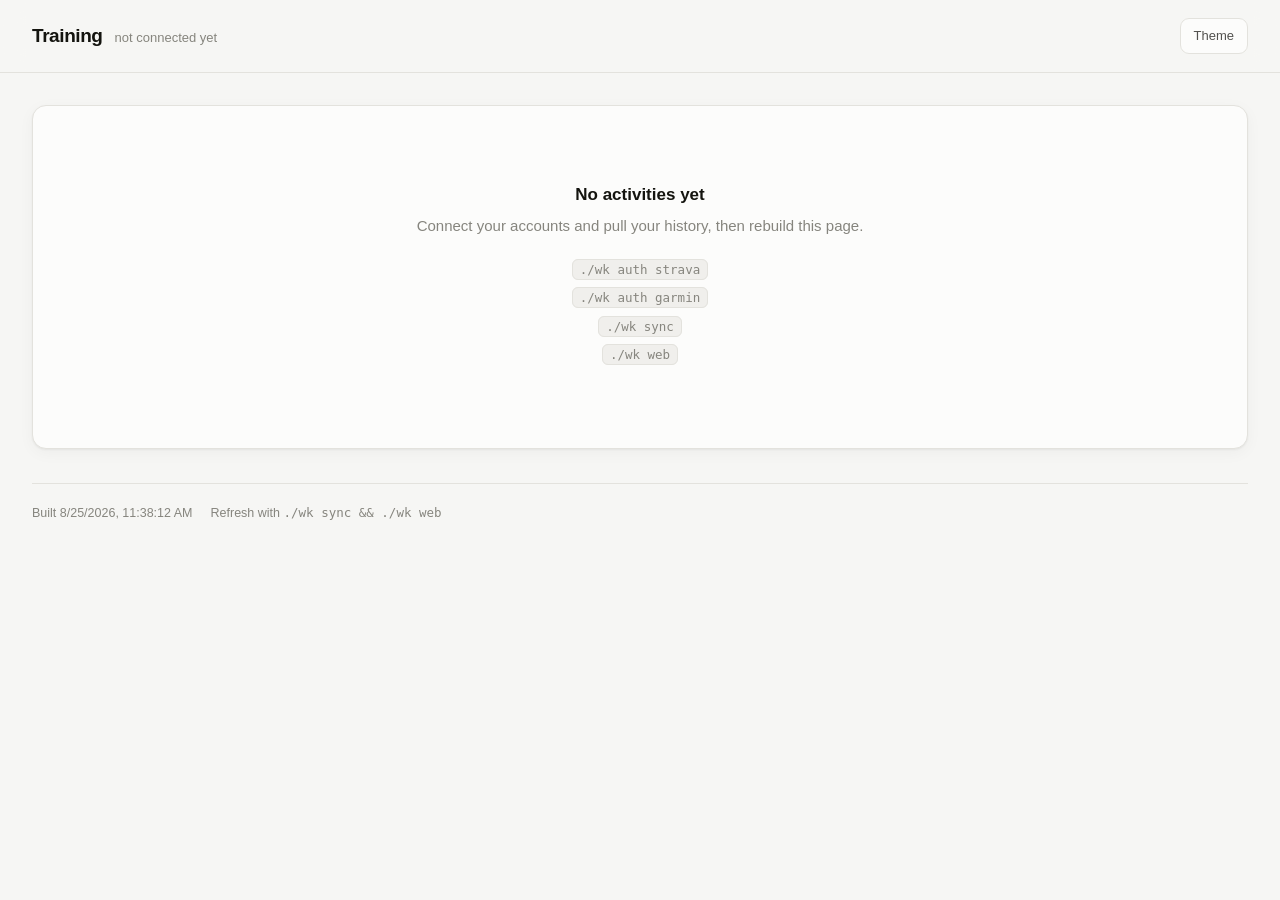
<file: site/index.html>
<!doctype html>
<html lang="en">
<head>
<meta charset="utf-8">
<meta name="viewport" content="width=device-width, initial-scale=1">
<meta name="color-scheme" content="light dark">
<meta name="robots" content="noindex, nofollow">
<title>Training Hub</title>
<style>
:root {
  color-scheme: light;
  --bg:            #f6f6f4;
  --surface:       #fcfcfb;
  --surface-2:     #f0efec;
  --border:        #e3e2dd;
  --border-strong: #d3d2cc;
  --text:          #14140f;
  --text-2:        #52514e;
  --text-3:        #86857e;
  --series-1:      #2a78d6;
  --series-2:      #eb6834;
  --good:          #1a7f4b;
  --warn:          #b8730a;
  --crit:          #c4362f;
  --grid:          #e8e7e3;
  --shadow:        0 1px 2px rgba(16,16,12,.05), 0 4px 16px rgba(16,16,12,.04);
  --ramp-0:  #eceae5;
  --ramp-1:  #cde2fb;
  --ramp-2:  #9ec5f4;
  --ramp-3:  #6da7ec;
  --ramp-4:  #3987e5;
  --ramp-5:  #256abf;
  --ramp-6:  #184f95;
}
@media (prefers-color-scheme: dark) {
  :root:not([data-theme="light"]) {
    color-scheme: dark;
    --bg:            #131312;
    --surface:       #1a1a19;
    --surface-2:     #232322;
    --border:        #2e2e2c;
    --border-strong: #3d3d3a;
    --text:          #f7f7f5;
    --text-2:        #c3c2b7;
    --text-3:        #8b8a82;
    --series-1:      #3987e5;
    --series-2:      #d95926;
    --good:          #35b06e;
    --warn:          #d99a2b;
    --crit:          #e66767;
    --grid:          #292928;
    --shadow:        0 1px 2px rgba(0,0,0,.3), 0 4px 16px rgba(0,0,0,.2);
    --ramp-0:  #262625;
    --ramp-1:  #16324f;
    --ramp-2:  #184f95;
    --ramp-3:  #256abf;
    --ramp-4:  #3987e5;
    --ramp-5:  #6da7ec;
    --ramp-6:  #9ec5f4;
  }
}
:root[data-theme="dark"] {
  color-scheme: dark;
  --bg:            #131312;
  --surface:       #1a1a19;
  --surface-2:     #232322;
  --border:        #2e2e2c;
  --border-strong: #3d3d3a;
  --text:          #f7f7f5;
  --text-2:        #c3c2b7;
  --text-3:        #8b8a82;
  --series-1:      #3987e5;
  --series-2:      #d95926;
  --good:          #35b06e;
  --warn:          #d99a2b;
  --crit:          #e66767;
  --grid:          #292928;
  --shadow:        0 1px 2px rgba(0,0,0,.3), 0 4px 16px rgba(0,0,0,.2);
  --ramp-0:  #262625;
  --ramp-1:  #16324f;
  --ramp-2:  #184f95;
  --ramp-3:  #256abf;
  --ramp-4:  #3987e5;
  --ramp-5:  #6da7ec;
  --ramp-6:  #9ec5f4;
}

* { box-sizing: border-box; }

body {
  margin: 0;
  background: var(--bg);
  color: var(--text);
  font-family: ui-sans-serif, -apple-system, BlinkMacSystemFont, "Segoe UI",
               Inter, Roboto, "Helvetica Neue", Arial, sans-serif;
  font-size: 15px;
  line-height: 1.5;
  -webkit-font-smoothing: antialiased;
  font-feature-settings: "cv05" 1;
}

.num { font-variant-numeric: tabular-nums; }

.wrap { max-width: 1440px; margin: 0 auto; padding: 0 32px 72px; }

/* ---------------------------------------------------------------- header */
header.top {
  position: sticky; top: 0; z-index: 20;
  background: color-mix(in srgb, var(--bg) 88%, transparent);
  backdrop-filter: saturate(1.6) blur(12px);
  border-bottom: 1px solid var(--border);
  margin-bottom: 32px;
}
.top-inner {
  max-width: 1440px; margin: 0 auto; padding: 18px 32px;
  display: flex; align-items: center; gap: 20px;
}
.brand { display: flex; align-items: baseline; gap: 12px; }
.brand h1 {
  margin: 0; font-size: 19px; font-weight: 640; letter-spacing: -.022em;
}
.brand .sub { color: var(--text-3); font-size: 13px; }
.spacer { flex: 1; }

.ghost {
  appearance: none; cursor: pointer;
  background: var(--surface); color: var(--text-2);
  border: 1px solid var(--border); border-radius: 9px;
  padding: 7px 13px; font: inherit; font-size: 13px; font-weight: 500;
  transition: background .13s ease, color .13s ease, border-color .13s ease;
}
.ghost:hover { background: var(--surface-2); color: var(--text); border-color: var(--border-strong); }

/* ---------------------------------------------------------------- cards */
.card {
  background: var(--surface);
  border: 1px solid var(--border);
  border-radius: 14px;
  box-shadow: var(--shadow);
  padding: 20px 22px;
}
.card h2 {
  margin: 0 0 2px; font-size: 13px; font-weight: 600;
  letter-spacing: .01em; color: var(--text);
}
.card .hint { margin: 0 0 18px; font-size: 12.5px; color: var(--text-3); }

.grid { display: grid; gap: 18px; }
.kpis { grid-template-columns: repeat(4, 1fr); margin-bottom: 18px; }
.main { grid-template-columns: minmax(0, 2.1fr) minmax(0, 1fr); align-items: start; }
.stack { display: grid; gap: 18px; }

@media (max-width: 1180px) {
  .kpis { grid-template-columns: repeat(2, 1fr); }
  .main { grid-template-columns: minmax(0, 1fr); }
}
@media (max-width: 700px) {
  .wrap, .top-inner { padding-left: 18px; padding-right: 18px; }
  .kpis { grid-template-columns: 1fr; }
}

/* ---------------------------------------------------------------- stat tile */
.tile .label {
  font-size: 12px; font-weight: 560; letter-spacing: .04em;
  text-transform: uppercase; color: var(--text-3);
}
.tile .value {
  margin-top: 10px; font-size: 38px; line-height: 1.05;
  font-weight: 620; letter-spacing: -.032em;
}
.tile .value .unit {
  font-size: 16px; font-weight: 500; color: var(--text-3);
  letter-spacing: -.01em; margin-left: 3px;
}
.tile .foot { margin-top: 9px; font-size: 12.5px; color: var(--text-2); }
.delta { font-weight: 560; }
.delta.up { color: var(--good); }
.delta.down { color: var(--crit); }
.delta.flat { color: var(--text-3); }

.pill {
  display: inline-flex; align-items: center; gap: 6px;
  padding: 3px 9px; border-radius: 999px;
  font-size: 11.5px; font-weight: 570; letter-spacing: .01em;
}
.pill::before { content: ""; width: 6px; height: 6px; border-radius: 50%; background: currentColor; }
.pill.good { color: var(--good); background: color-mix(in srgb, var(--good) 12%, transparent); }
.pill.warn { color: var(--warn); background: color-mix(in srgb, var(--warn) 14%, transparent); }
.pill.crit { color: var(--crit); background: color-mix(in srgb, var(--crit) 12%, transparent); }
.pill.mute { color: var(--text-3); background: var(--surface-2); }

/* ---------------------------------------------------------------- charts */
.chart { width: 100%; display: block; overflow: visible; }
.chart text { font-family: inherit; }
.axis { font-size: 11px; fill: var(--text-3); }
.gridline { stroke: var(--grid); stroke-width: 1; }
.legend { display: flex; gap: 16px; margin-bottom: 14px; flex-wrap: wrap; }
.legend .key { display: flex; align-items: center; gap: 7px; font-size: 12.5px; color: var(--text-2); }
.legend .swatch { width: 10px; height: 10px; border-radius: 3px; }

#tip {
  position: fixed; z-index: 100; pointer-events: none; opacity: 0;
  transition: opacity .1s ease;
  background: var(--surface); color: var(--text);
  border: 1px solid var(--border-strong); border-radius: 10px;
  box-shadow: 0 4px 20px rgba(0,0,0,.16);
  padding: 9px 12px; font-size: 12.5px; line-height: 1.45;
  max-width: 260px;
}
#tip .t-title { font-weight: 620; margin-bottom: 3px; }
#tip .t-row { color: var(--text-2); display: flex; gap: 10px; justify-content: space-between; }
#tip .t-row b { color: var(--text); font-weight: 560; }

/* ---------------------------------------------------------------- heatmap */
.hm-wrap { overflow-x: auto; padding-bottom: 4px; }
.hm-legend {
  display: flex; align-items: center; gap: 7px;
  font-size: 12px; color: var(--text-3); margin-top: 14px;
}
.hm-legend .sw { width: 12px; height: 12px; border-radius: 3px; }

/* ---------------------------------------------------------------- plan */
.plan-day {
  display: flex; align-items: baseline; gap: 12px;
  padding: 9px 0; border-bottom: 1px solid var(--border);
  font-size: 13.5px;
}
.plan-day:last-child { border-bottom: 0; }
.plan-day .d { color: var(--text-3); font-size: 12px; width: 62px; flex: none; }
.plan-day .w { color: var(--text-2); }
.plan-day.is-today { font-weight: 570; }
.plan-day.is-today .w, .plan-day.is-today .d { color: var(--text); }
.tag {
  font-size: 10.5px; font-weight: 600; letter-spacing: .03em; text-transform: uppercase;
  color: var(--series-1); background: color-mix(in srgb, var(--series-1) 12%, transparent);
  padding: 2px 6px; border-radius: 5px;
}

/* ---------------------------------------------------------------- table */
.controls { display: flex; gap: 8px; align-items: center; margin-bottom: 16px; flex-wrap: wrap; }
.seg { display: inline-flex; background: var(--surface-2); border-radius: 9px; padding: 3px; gap: 2px; }
.seg button {
  appearance: none; border: 0; background: transparent; cursor: pointer;
  color: var(--text-2); font: inherit; font-size: 12.5px; font-weight: 520;
  padding: 5px 12px; border-radius: 7px; transition: background .13s, color .13s;
}
.seg button:hover { color: var(--text); }
.seg button[aria-pressed="true"] { background: var(--surface); color: var(--text); box-shadow: var(--shadow); }

.tbl-wrap { overflow-x: auto; }
table { width: 100%; border-collapse: collapse; font-size: 13.5px; }
thead th {
  position: sticky; top: 0; background: var(--surface); z-index: 1;
  text-align: left; font-size: 11.5px; font-weight: 600; letter-spacing: .04em;
  text-transform: uppercase; color: var(--text-3);
  padding: 0 12px 10px; white-space: nowrap; cursor: pointer; user-select: none;
}
thead th:hover { color: var(--text); }
thead th .arrow { opacity: .45; font-size: 9px; margin-left: 3px; }
tbody td { padding: 11px 12px; border-top: 1px solid var(--border); white-space: nowrap; }
tbody tr:hover { background: var(--surface-2); }
td.r, th.r { text-align: right; }
td.name { white-space: normal; min-width: 180px; color: var(--text-2); }
.src {
  font-size: 10.5px; font-weight: 600; letter-spacing: .03em; text-transform: uppercase;
  color: var(--text-3); border: 1px solid var(--border-strong);
  padding: 1px 5px; border-radius: 4px;
}
.empty { text-align: center; padding: 56px 20px; color: var(--text-3); }
.empty code {
  background: var(--surface-2); border: 1px solid var(--border);
  padding: 2px 7px; border-radius: 6px; font-size: 12.5px;
}
footer.foot {
  margin-top: 34px; padding-top: 20px; border-top: 1px solid var(--border);
  font-size: 12.5px; color: var(--text-3);
  display: flex; gap: 18px; flex-wrap: wrap;
}
.demo {
  display: flex; align-items: flex-start; gap: 10px;
  background: color-mix(in srgb, var(--warn) 10%, var(--surface));
  border: 1px solid color-mix(in srgb, var(--warn) 34%, var(--border));
  border-radius: 12px; padding: 13px 16px; margin-bottom: 18px;
  font-size: 13.5px; color: var(--text-2); line-height: 1.5;
}
.demo strong { color: var(--text); font-weight: 600; }
.demo .dot {
  width: 7px; height: 7px; border-radius: 50%; background: var(--warn);
  flex: none; margin-top: 7px;
}
.sr {
  position: absolute; width: 1px; height: 1px; overflow: hidden;
  clip: rect(0 0 0 0); white-space: nowrap;
}
</style>
</head>
<body>

<div id="tip" role="status" aria-live="polite"></div>

<header class="top">
  <div class="top-inner">
    <div class="brand">
      <h1>Training</h1>
      <span class="sub" id="range-sub"></span>
    </div>
    <div class="spacer"></div>
    <button class="ghost" id="theme-btn" type="button" aria-label="Switch colour theme">Theme</button>
  </div>
</header>

<div class="wrap">
  <div id="app"></div>

  <footer class="foot">
    <span id="gen"></span>
    <span>Refresh with <code>./wk sync &amp;&amp; ./wk web</code></span>
  </footer>
</div>

<script>
const DATA = {"demo_note":null,"generated":"2026-08-25T11:38:12","unit":"mi","today":"2026-08-25","totals":{"activities":0,"last7":0.0,"prev7":0.0,"first":null},"weekly":[{"week":"2026-05-11","distance":0.0,"hours":0.0,"load":0.0,"count":0,"partial":false},{"week":"2026-05-18","distance":0.0,"hours":0.0,"load":0.0,"count":0,"partial":false},{"week":"2026-05-25","distance":0.0,"hours":0.0,"load":0.0,"count":0,"partial":false},{"week":"2026-06-01","distance":0.0,"hours":0.0,"load":0.0,"count":0,"partial":false},{"week":"2026-06-08","distance":0.0,"hours":0.0,"load":0.0,"count":0,"partial":false},{"week":"2026-06-15","distance":0.0,"hours":0.0,"load":0.0,"count":0,"partial":false},{"week":"2026-06-22","distance":0.0,"hours":0.0,"load":0.0,"count":0,"partial":false},{"week":"2026-06-29","distance":0.0,"hours":0.0,"load":0.0,"count":0,"partial":false},{"week":"2026-07-06","distance":0.0,"hours":0.0,"load":0.0,"count":0,"partial":false},{"week":"2026-07-13","distance":0.0,"hours":0.0,"load":0.0,"count":0,"partial":false},{"week":"2026-07-20","distance":0.0,"hours":0.0,"load":0.0,"count":0,"partial":false},{"week":"2026-07-27","distance":0.0,"hours":0.0,"load":0.0,"count":0,"partial":false},{"week":"2026-08-03","distance":0.0,"hours":0.0,"load":0.0,"count":0,"partial":false},{"week":"2026-08-10","distance":0.0,"hours":0.0,"load":0.0,"count":0,"partial":false},{"week":"2026-08-17","distance":0.0,"hours":0.0,"load":0.0,"count":0,"partial":false},{"week":"2026-08-24","distance":0.0,"hours":0.0,"load":0.0,"count":0,"partial":true}],"heatmap":[{"date":"2026-02-23","load":0.0},{"date":"2026-02-24","load":0.0},{"date":"2026-02-25","load":0.0},{"date":"2026-02-26","load":0.0},{"date":"2026-02-27","load":0.0},{"date":"2026-02-28","load":0.0},{"date":"2026-03-01","load":0.0},{"date":"2026-03-02","load":0.0},{"date":"2026-03-03","load":0.0},{"date":"2026-03-04","load":0.0},{"date":"2026-03-05","load":0.0},{"date":"2026-03-06","load":0.0},{"date":"2026-03-07","load":0.0},{"date":"2026-03-08","load":0.0},{"date":"2026-03-09","load":0.0},{"date":"2026-03-10","load":0.0},{"date":"2026-03-11","load":0.0},{"date":"2026-03-12","load":0.0},{"date":"2026-03-13","load":0.0},{"date":"2026-03-14","load":0.0},{"date":"2026-03-15","load":0.0},{"date":"2026-03-16","load":0.0},{"date":"2026-03-17","load":0.0},{"date":"2026-03-18","load":0.0},{"date":"2026-03-19","load":0.0},{"date":"2026-03-20","load":0.0},{"date":"2026-03-21","load":0.0},{"date":"2026-03-22","load":0.0},{"date":"2026-03-23","load":0.0},{"date":"2026-03-24","load":0.0},{"date":"2026-03-25","load":0.0},{"date":"2026-03-26","load":0.0},{"date":"2026-03-27","load":0.0},{"date":"2026-03-28","load":0.0},{"date":"2026-03-29","load":0.0},{"date":"2026-03-30","load":0.0},{"date":"2026-03-31","load":0.0},{"date":"2026-04-01","load":0.0},{"date":"2026-04-02","load":0.0},{"date":"2026-04-03","load":0.0},{"date":"2026-04-04","load":0.0},{"date":"2026-04-05","load":0.0},{"date":"2026-04-06","load":0.0},{"date":"2026-04-07","load":0.0},{"date":"2026-04-08","load":0.0},{"date":"2026-04-09","load":0.0},{"date":"2026-04-10","load":0.0},{"date":"2026-04-11","load":0.0},{"date":"2026-04-12","load":0.0},{"date":"2026-04-13","load":0.0},{"date":"2026-04-14","load":0.0},{"date":"2026-04-15","load":0.0},{"date":"2026-04-16","load":0.0},{"date":"2026-04-17","load":0.0},{"date":"2026-04-18","load":0.0},{"date":"2026-04-19","load":0.0},{"date":"2026-04-20","load":0.0},{"date":"2026-04-21","load":0.0},{"date":"2026-04-22","load":0.0},{"date":"2026-04-23","load":0.0},{"date":"2026-04-24","load":0.0},{"date":"2026-04-25","load":0.0},{"date":"2026-04-26","load":0.0},{"date":"2026-04-27","load":0.0},{"date":"2026-04-28","load":0.0},{"date":"2026-04-29","load":0.0},{"date":"2026-04-30","load":0.0},{"date":"2026-05-01","load":0.0},{"date":"2026-05-02","load":0.0},{"date":"2026-05-03","load":0.0},{"date":"2026-05-04","load":0.0},{"date":"2026-05-05","load":0.0},{"date":"2026-05-06","load":0.0},{"date":"2026-05-07","load":0.0},{"date":"2026-05-08","load":0.0},{"date":"2026-05-09","load":0.0},{"date":"2026-05-10","load":0.0},{"date":"2026-05-11","load":0.0},{"date":"2026-05-12","load":0.0},{"date":"2026-05-13","load":0.0},{"date":"2026-05-14","load":0.0},{"date":"2026-05-15","load":0.0},{"date":"2026-05-16","load":0.0},{"date":"2026-05-17","load":0.0},{"date":"2026-05-18","load":0.0},{"date":"2026-05-19","load":0.0},{"date":"2026-05-20","load":0.0},{"date":"2026-05-21","load":0.0},{"date":"2026-05-22","load":0.0},{"date":"2026-05-23","load":0.0},{"date":"2026-05-24","load":0.0},{"date":"2026-05-25","load":0.0},{"date":"2026-05-26","load":0.0},{"date":"2026-05-27","load":0.0},{"date":"2026-05-28","load":0.0},{"date":"2026-05-29","load":0.0},{"date":"2026-05-30","load":0.0},{"date":"2026-05-31","load":0.0},{"date":"2026-06-01","load":0.0},{"date":"2026-06-02","load":0.0},{"date":"2026-06-03","load":0.0},{"date":"2026-06-04","load":0.0},{"date":"2026-06-05","load":0.0},{"date":"2026-06-06","load":0.0},{"date":"2026-06-07","load":0.0},{"date":"2026-06-08","load":0.0},{"date":"2026-06-09","load":0.0},{"date":"2026-06-10","load":0.0},{"date":"2026-06-11","load":0.0},{"date":"2026-06-12","load":0.0},{"date":"2026-06-13","load":0.0},{"date":"2026-06-14","load":0.0},{"date":"2026-06-15","load":0.0},{"date":"2026-06-16","load":0.0},{"date":"2026-06-17","load":0.0},{"date":"2026-06-18","load":0.0},{"date":"2026-06-19","load":0.0},{"date":"2026-06-20","load":0.0},{"date":"2026-06-21","load":0.0},{"date":"2026-06-22","load":0.0},{"date":"2026-06-23","load":0.0},{"date":"2026-06-24","load":0.0},{"date":"2026-06-25","load":0.0},{"date":"2026-06-26","load":0.0},{"date":"2026-06-27","load":0.0},{"date":"2026-06-28","load":0.0},{"date":"2026-06-29","load":0.0},{"date":"2026-06-30","load":0.0},{"date":"2026-07-01","load":0.0},{"date":"2026-07-02","load":0.0},{"date":"2026-07-03","load":0.0},{"date":"2026-07-04","load":0.0},{"date":"2026-07-05","load":0.0},{"date":"2026-07-06","load":0.0},{"date":"2026-07-07","load":0.0},{"date":"2026-07-08","load":0.0},{"date":"2026-07-09","load":0.0},{"date":"2026-07-10","load":0.0},{"date":"2026-07-11","load":0.0},{"date":"2026-07-12","load":0.0},{"date":"2026-07-13","load":0.0},{"date":"2026-07-14","load":0.0},{"date":"2026-07-15","load":0.0},{"date":"2026-07-16","load":0.0},{"date":"2026-07-17","load":0.0},{"date":"2026-07-18","load":0.0},{"date":"2026-07-19","load":0.0},{"date":"2026-07-20","load":0.0},{"date":"2026-07-21","load":0.0},{"date":"2026-07-22","load":0.0},{"date":"2026-07-23","load":0.0},{"date":"2026-07-24","load":0.0},{"date":"2026-07-25","load":0.0},{"date":"2026-07-26","load":0.0},{"date":"2026-07-27","load":0.0},{"date":"2026-07-28","load":0.0},{"date":"2026-07-29","load":0.0},{"date":"2026-07-30","load":0.0},{"date":"2026-07-31","load":0.0},{"date":"2026-08-01","load":0.0},{"date":"2026-08-02","load":0.0},{"date":"2026-08-03","load":0.0},{"date":"2026-08-04","load":0.0},{"date":"2026-08-05","load":0.0},{"date":"2026-08-06","load":0.0},{"date":"2026-08-07","load":0.0},{"date":"2026-08-08","load":0.0},{"date":"2026-08-09","load":0.0},{"date":"2026-08-10","load":0.0},{"date":"2026-08-11","load":0.0},{"date":"2026-08-12","load":0.0},{"date":"2026-08-13","load":0.0},{"date":"2026-08-14","load":0.0},{"date":"2026-08-15","load":0.0},{"date":"2026-08-16","load":0.0},{"date":"2026-08-17","load":0.0},{"date":"2026-08-18","load":0.0},{"date":"2026-08-19","load":0.0},{"date":"2026-08-20","load":0.0},{"date":"2026-08-21","load":0.0},{"date":"2026-08-22","load":0.0},{"date":"2026-08-23","load":0.0},{"date":"2026-08-24","load":0.0},{"date":"2026-08-25","load":0.0}],"activities":[],"acwr":{"as_of":"2026-08-25","acute_7d":0,"chronic_weekly_avg":0.0,"ratio":null,"verdict":"not enough history yet"},"split":{"easy_pct":null,"hard_pct":null,"easy_time":"0:00","hard_time":"0:00","unmeasured_time":"0:00","note":"no heart-rate data in this range"},"trend":{"status":"need at least 6 heart-rate runs over 20 min in this window","samples":0},"bests":{},"plan":null};

/* ------------------------------------------------------------------ utils */
const $ = (sel, root) => (root || document).querySelector(sel);
const el = (tag, attrs, kids) => {
  const n = document.createElementNS(
    tag === 'svg' || SVG_TAGS.has(tag) ? 'http://www.w3.org/2000/svg'
                                       : 'http://www.w3.org/1999/xhtml', tag);
  for (const k in (attrs || {})) {
    if (k === 'text') n.textContent = attrs[k];
    else if (k === 'html') n.innerHTML = attrs[k];
    else if (attrs[k] != null) n.setAttribute(k, attrs[k]);
  }
  (kids || []).forEach(c => c && n.appendChild(c));
  return n;
};
const SVG_TAGS = new Set(['g','rect','circle','path','line','text','svg','polyline','defs','clipPath']);
const fmt = (n, d) => Number(n).toLocaleString(undefined, {
  minimumFractionDigits: d == null ? 0 : d, maximumFractionDigits: d == null ? 0 : d });
const shortDate = s => {
  const [y, m, d] = s.split('-').map(Number);
  return new Date(y, m - 1, d).toLocaleDateString(undefined, { month: 'short', day: 'numeric' });
};
const hrs = h => Math.floor(h) + 'h ' + Math.round((h % 1) * 60) + 'm';

/* ------------------------------------------------------------------ tooltip */
const tip = $('#tip');
function showTip(evt, title, rows) {
  tip.innerHTML = '';
  tip.appendChild(el('div', { class: 't-title', text: title }));
  rows.forEach(([k, v]) => {
    const r = el('div', { class: 't-row' });
    r.appendChild(el('span', { text: k }));
    r.appendChild(el('b', { text: v }));
    tip.appendChild(r);
  });
  tip.style.opacity = '1';
  moveTip(evt);
}
function moveTip(evt) {
  const pad = 14, w = tip.offsetWidth, h = tip.offsetHeight;
  let x = evt.clientX + pad, y = evt.clientY + pad;
  if (x + w > innerWidth - 8) x = evt.clientX - w - pad;
  if (y + h > innerHeight - 8) y = evt.clientY - h - pad;
  tip.style.left = Math.max(8, x) + 'px';
  tip.style.top = Math.max(8, y) + 'px';
}
const hideTip = () => { tip.style.opacity = '0'; };
function hoverable(node, title, rows) {
  node.addEventListener('mouseenter', e => showTip(e, title, rows));
  node.addEventListener('mousemove', moveTip);
  node.addEventListener('mouseleave', hideTip);
}

/* ------------------------------------------------------------------ tiles */
function tile(label, value, unit, foot) {
  const v = el('div', { class: 'value num' });
  v.appendChild(document.createTextNode(value));
  if (unit) v.appendChild(el('span', { class: 'unit', text: unit }));
  const card = el('div', { class: 'card tile' }, [
    el('div', { class: 'label', text: label }), v,
  ]);
  if (foot) card.appendChild(el('div', { class: 'foot' }, [foot]));
  return card;
}
function deltaNode(now, before, unit) {
  if (!before) return el('span', { class: 'delta flat', text: 'no prior week' });
  const pct = ((now - before) / before) * 100;
  const cls = Math.abs(pct) < 3 ? 'flat' : pct > 0 ? 'up' : 'down';
  const arrow = Math.abs(pct) < 3 ? '' : pct > 0 ? '\u2191 ' : '\u2193 ';
  const s = el('span', {});
  s.appendChild(el('span', { class: 'delta ' + cls, text: arrow + fmt(Math.abs(pct), 0) + '%' }));
  s.appendChild(document.createTextNode(' vs previous 7 days'));
  return s;
}
function pill(text, kind) { return el('span', { class: 'pill ' + kind, text: text }); }

/* ------------------------------------------------------------------ column chart */
function columnChart(rows, key, unitLabel) {
  const W = 720, H = 232, L = 46, R = 12, T = 14, B = 30;
  const iw = W - L - R, ih = H - T - B;
  const scale = niceScale(Math.max(...rows.map(r => r[key]), 1), 4);
  const ceil = scale.ceil;
  const band = iw / rows.length;
  const bw = Math.min(24, band - 6);

  const svg = el('svg', { class: 'chart', viewBox: `0 0 ${W} ${H}`,
                          preserveAspectRatio: 'xMidYMid meet', role: 'img',
                          'aria-label': `Weekly ${unitLabel} for the last ${rows.length} weeks` });
  const y = v => T + ih - (v / ceil) * ih;

  scale.ticks.forEach(t => {
    svg.appendChild(el('line', { class: 'gridline', x1: L, x2: W - R, y1: y(t), y2: y(t) }));
    svg.appendChild(el('text', { class: 'axis', x: L - 9, y: y(t) + 4,
                                 'text-anchor': 'end', text: fmt(t) }));
  });

  rows.forEach((r, i) => {
    const x = L + i * band + (band - bw) / 2;
    const h = Math.max(r[key] > 0 ? 3 : 0, (r[key] / ceil) * ih);
    if (h > 0) {
      // Rounded cap, square at the baseline: the bar grows from the axis.
      const rad = Math.min(4, h, bw / 2);
      const top = y(r[key]);
      const d = `M${x},${top + h} L${x},${top + rad} Q${x},${top} ${x + rad},${top}
                 L${x + bw - rad},${top} Q${x + bw},${top} ${x + bw},${top + rad}
                 L${x + bw},${top + h} Z`;
      const bar = el('path', { d: d, fill: 'var(--series-1)',
                               'fill-opacity': r.partial ? 0.4 : 1 });
      const rows = [
        [unitLabel, fmt(r[key], 1)],
        ['Time', hrs(r.hours)],
        ['Sessions', String(r.count)],
        ['Load', fmt(r.load)],
      ];
      if (r.partial) rows.push(['Note', 'week still in progress']);
      hoverable(bar, 'Week of ' + shortDate(r.week), rows);
      svg.appendChild(bar);
    }
    if (i % Math.ceil(rows.length / 8) === 0 || i === rows.length - 1) {
      svg.appendChild(el('text', { class: 'axis', x: x + bw / 2, y: H - 10,
                                   'text-anchor': 'middle', text: shortDate(r.week) }));
    }
  });

  // Label the last COMPLETE week only — a number on every bar goes unread,
  // and labelling a part-finished week invites comparing it to full ones.
  const lastFull = rows.map((r, i) => [r, i]).filter(([r]) => !r.partial).pop();
  if (lastFull && lastFull[0][key] > 0) {
    const [r, i] = lastFull;
    const x = L + i * band + band / 2;
    svg.appendChild(el('text', { class: 'axis', x: x, y: y(r[key]) - 8,
                                 'text-anchor': 'middle', fill: 'var(--text)',
                                 'font-weight': '600', text: fmt(r[key], 1) }));
  }
  return svg;
}

/* ------------------------------------------------------------------ line chart */
function lineChart(rows, key, label) {
  const W = 720, H = 150, L = 46, R = 12, T = 16, B = 26;
  const iw = W - L - R, ih = H - T - B;
  const scale = niceScale(Math.max(...rows.map(r => r[key]), 1), 3);
  const ceil = scale.ceil;
  const band = iw / rows.length;
  const x = i => L + i * band + band / 2;
  const y = v => T + ih - (v / ceil) * ih;

  const svg = el('svg', { class: 'chart', viewBox: `0 0 ${W} ${H}`,
                          preserveAspectRatio: 'xMidYMid meet', role: 'img',
                          'aria-label': label });
  scale.ticks.forEach(t => {
    svg.appendChild(el('line', { class: 'gridline', x1: L, x2: W - R, y1: y(t), y2: y(t) }));
    svg.appendChild(el('text', { class: 'axis', x: L - 9, y: y(t) + 4,
                                 'text-anchor': 'end', text: fmt(t) }));
  });

  const pts = rows.map((r, i) => [x(i), y(r[key])]);
  const partialAt = rows.findIndex(r => r.partial);
  const solid = partialAt < 0 ? pts : pts.slice(0, Math.max(partialAt, 1));
  const path = p => 'M' + p.map(q => q[0].toFixed(1) + ',' + q[1].toFixed(1)).join(' L');
  svg.appendChild(el('path', { d: path(solid), fill: 'none',
    stroke: 'var(--series-1)', 'stroke-width': 2,
    'stroke-linejoin': 'round', 'stroke-linecap': 'round' }));
  if (partialAt > 0) {
    // The run into an unfinished week is drawn dashed: it is not yet a real drop.
    svg.appendChild(el('path', { d: path(pts.slice(partialAt - 1)), fill: 'none',
      stroke: 'var(--series-1)', 'stroke-width': 2, 'stroke-opacity': 0.45,
      'stroke-dasharray': '4 4', 'stroke-linecap': 'round' }));
  }

  rows.forEach((r, i) => {
    const isLast = i === rows.length - 1;
    if (isLast) {
      // Surface ring keeps the end marker legible where it crosses the line.
      svg.appendChild(el('circle', { cx: x(i), cy: y(r[key]), r: 5,
                                     fill: r.partial ? 'var(--surface)' : 'var(--series-1)',
                                     stroke: r.partial ? 'var(--series-1)' : 'var(--surface)',
                                     'stroke-width': 2 }));
    }
    const hit = el('rect', { x: x(i) - band / 2, y: T, width: band, height: ih,
                             fill: 'transparent' });
    const lr = [['Load', fmt(r[key])]];
    if (r.partial) lr.push(['Note', 'week still in progress']);
    hoverable(hit, 'Week of ' + shortDate(r.week), lr);
    svg.appendChild(hit);
  });
  return svg;
}

/* A scale a person would have chosen: steps of 1, 2, 2.5 or 5 times a power of
   ten, so the axis reads 0/20/40/60 rather than 0/217/433/650. */
function niceScale(max, target) {
  target = target || 4;
  const raw = max / target;
  const mag = Math.pow(10, Math.floor(Math.log10(raw)));
  const norm = raw / mag;
  const step = (norm <= 1 ? 1 : norm <= 2 ? 2 : norm <= 2.5 ? 2.5 : norm <= 5 ? 5 : 10) * mag;
  const ceil = Math.ceil(max / step) * step;
  const out = [];
  for (let v = 0; v <= ceil + step / 2; v += step) out.push(Math.round(v * 1e6) / 1e6);
  return { ceil: ceil, ticks: out };
}

/* ------------------------------------------------------------------ heatmap */
function heatmap(days) {
  const CELL = 15, GAP = 3, TOP = 20, LEFT = 32;
  const weeks = Math.ceil(days.length / 7);
  const W = LEFT + weeks * (CELL + GAP), H = TOP + 7 * (CELL + GAP);
  const max = Math.max(...days.map(d => d.load), 1);
  const svg = el('svg', { class: 'chart', width: W, height: H,
                          viewBox: `0 0 ${W} ${H}`, role: 'img',
                          'aria-label': 'Daily training load over the last six months' });

  ['Mon', 'Wed', 'Fri'].forEach((lbl, i) => {
    svg.appendChild(el('text', { class: 'axis', x: 0, y: TOP + (i * 2) * (CELL + GAP) + CELL - 2,
                                 text: lbl }));
  });

  let lastMonth = '', lastLabelX = -Infinity;
  days.forEach((d, i) => {
    const col = Math.floor(i / 7), row = i % 7;
    const x = LEFT + col * (CELL + GAP), y = TOP + row * (CELL + GAP);
    const step = d.load <= 0 ? 0 : Math.min(6, 1 + Math.floor((d.load / max) * 5.99));
    const cell = el('rect', { x: x, y: y, width: CELL, height: CELL, rx: 3,
                              fill: `var(--ramp-${step})` });
    hoverable(cell, new Date(d.date + 'T00:00').toLocaleDateString(undefined,
      { weekday: 'short', month: 'short', day: 'numeric' }),
      [['Load', d.load > 0 ? fmt(d.load, 1) : 'rest']]);
    svg.appendChild(cell);

    const month = d.date.slice(0, 7);
    // Only label a month once its column is clear of the previous label.
    if (row === 0 && month !== lastMonth && x - lastLabelX >= 32) {
      lastMonth = month;
      lastLabelX = x;
      svg.appendChild(el('text', { class: 'axis', x: x, y: 11,
        text: new Date(d.date + 'T00:00').toLocaleDateString(undefined, { month: 'short' }) }));
    }
  });
  return svg;
}

/* ------------------------------------------------------------------ split bar */
function splitBar(split) {
  const wrap = el('div', {});
  if (split.easy_pct == null) {
    wrap.appendChild(el('p', { class: 'hint', text: split.note || 'No heart-rate data yet.' }));
    return wrap;
  }
  const legend = el('div', { class: 'legend' });
  [['Easy', 'var(--series-1)', split.easy_pct, split.easy_time],
   ['Hard', 'var(--series-2)', split.hard_pct, split.hard_time]].forEach(([n, c, p, t]) => {
    const k = el('div', { class: 'key' });
    k.appendChild(el('span', { class: 'swatch', style: 'background:' + c }));
    k.appendChild(el('span', { text: `${n} ${fmt(p, 0)}% \u00b7 ${t}` }));
    legend.appendChild(k);
  });
  wrap.appendChild(legend);

  const W = 320, H = 26;
  const svg = el('svg', { class: 'chart', viewBox: `0 0 ${W} ${H}`,
                          preserveAspectRatio: 'none', role: 'img', height: H,
                          'aria-label': `${split.easy_pct}% easy, ${split.hard_pct}% hard` });
  const easyW = (split.easy_pct / 100) * W;
  // 2px surface gap does the separating — no stroke around either segment.
  const a = el('rect', { x: 0, y: 0, width: Math.max(0, easyW - 1), height: H, rx: 5,
                         fill: 'var(--series-1)' });
  const b = el('rect', { x: easyW + 1, y: 0, width: Math.max(0, W - easyW - 1), height: H, rx: 5,
                         fill: 'var(--series-2)' });
  hoverable(a, 'Easy running', [['Share', fmt(split.easy_pct, 1) + '%'], ['Time', split.easy_time]]);
  hoverable(b, 'Hard running', [['Share', fmt(split.hard_pct, 1) + '%'], ['Time', split.hard_time]]);
  svg.appendChild(a); svg.appendChild(b);
  wrap.appendChild(svg);
  wrap.appendChild(el('p', { class: 'hint', style: 'margin:12px 0 0',
    text: 'Most training plans aim for roughly 80% easy. The line sits at 76% of heart-rate reserve.' }));
  if (split.unmeasured_time && split.unmeasured_time !== '0:00') {
    wrap.appendChild(el('p', { class: 'hint', style: 'margin:4px 0 0',
      text: split.unmeasured_time + ' had no heart rate and is left out rather than guessed at.' }));
  }
  return wrap;
}

/* ------------------------------------------------------------------ table */
const TABLE_STATE = { sort: 'date', dir: -1, type: 'all', days: 30 };

function activityTable() {
  const card = el('div', { class: 'card' });
  card.appendChild(el('h2', { text: 'Sessions' }));
  card.appendChild(el('p', { class: 'hint', text: 'Click a column to sort.' }));

  const controls = el('div', { class: 'controls' });
  const types = ['all', ...new Set(DATA.activities.map(a => a.type))];
  controls.appendChild(seg(types, TABLE_STATE.type, v => { TABLE_STATE.type = v; draw(); },
    t => t === 'all' ? 'All' : t[0].toUpperCase() + t.slice(1)));
  controls.appendChild(seg([30, 90, 365, 0], TABLE_STATE.days,
    v => { TABLE_STATE.days = v; draw(); },
    d => d === 0 ? 'All time' : d + ' days'));
  card.appendChild(controls);

  const wrap = el('div', { class: 'tbl-wrap' });
  card.appendChild(wrap);

  const COLS = [
    ['date', 'Date', false], ['name', 'Session', false], ['type', 'Type', false],
    ['distance', DATA.unit === 'mi' ? 'Miles' : 'Km', true], ['seconds', 'Time', true],
    ['speed', 'Pace', true], ['hr', 'Avg HR', true], ['load', 'Load', true],
  ];

  function draw() {
    const cutoff = TABLE_STATE.days
      ? new Date(Date.now() - TABLE_STATE.days * 864e5).toISOString().slice(0, 10) : '';
    let rows = DATA.activities.filter(r =>
      (TABLE_STATE.type === 'all' || r.type === TABLE_STATE.type) && r.date >= cutoff);

    rows.sort((a, b) => {
      const x = a[TABLE_STATE.sort], y = b[TABLE_STATE.sort];
      if (x == null) return 1;
      if (y == null) return -1;
      return (x > y ? 1 : x < y ? -1 : 0) * TABLE_STATE.dir;
    });

    wrap.innerHTML = '';
    if (!rows.length) {
      wrap.appendChild(el('p', { class: 'empty', text: 'Nothing in this range.' }));
      return;
    }
    const thead = el('thead');
    const tr = el('tr');
    COLS.forEach(([k, label, right]) => {
      const arrow = TABLE_STATE.sort === k ? (TABLE_STATE.dir > 0 ? ' \u25b2' : ' \u25bc') : '';
      const th = el('th', { class: right ? 'r' : '', scope: 'col',
                            html: label + '<span class="arrow">' + arrow + '</span>' });
      th.addEventListener('click', () => {
        if (TABLE_STATE.sort === k) TABLE_STATE.dir *= -1;
        else { TABLE_STATE.sort = k; TABLE_STATE.dir = -1; }
        draw();
      });
      tr.appendChild(th);
    });
    thead.appendChild(tr);

    const tbody = el('tbody');
    rows.slice(0, 400).forEach(r => {
      const row = el('tr');
      row.appendChild(el('td', { class: 'num', text: r.date }));
      const nameCell = el('td', { class: 'name' });
      nameCell.appendChild(document.createTextNode(r.name || '—'));
      if (r.source) {
        nameCell.appendChild(document.createTextNode(' '));
        nameCell.appendChild(el('span', { class: 'src', text: r.source }));
      }
      row.appendChild(nameCell);
      row.appendChild(el('td', { text: r.type }));
      row.appendChild(el('td', { class: 'r num', text: fmt(r.distance, 2) }));
      row.appendChild(el('td', { class: 'r num', text: r.duration }));
      row.appendChild(el('td', { class: 'r num', text: r.pace || '—' }));
      row.appendChild(el('td', { class: 'r num', text: r.hr == null ? '—' : r.hr }));
      row.appendChild(el('td', { class: 'r num', text: fmt(r.load) }));
      tbody.appendChild(row);
    });

    const table = el('table');
    table.appendChild(thead); table.appendChild(tbody);
    wrap.appendChild(table);
    if (rows.length > 400) {
      wrap.appendChild(el('p', { class: 'hint', style: 'margin-top:14px',
        text: `Showing the newest 400 of ${rows.length}.` }));
    }
  }

  draw();
  return card;
}

function seg(values, current, onPick, labelFn) {
  const box = el('div', { class: 'seg', role: 'group' });
  values.forEach(v => {
    const b = el('button', { type: 'button', text: labelFn(v),
                             'aria-pressed': String(v === current) });
    b.addEventListener('click', () => {
      [...box.children].forEach(c => c.setAttribute('aria-pressed', 'false'));
      b.setAttribute('aria-pressed', 'true');
      onPick(v);
    });
    box.appendChild(b);
  });
  return box;
}

/* ------------------------------------------------------------------ panels */
function planCard() {
  const card = el('div', { class: 'card' });
  card.appendChild(el('h2', { text: 'Plan' }));
  if (!DATA.plan) {
    card.appendChild(el('p', { class: 'hint', style: 'margin-bottom:0',
      text: 'No plan yet. Ask Claude to write one into training/plans/.' }));
    return card;
  }
  const p = DATA.plan;
  card.appendChild(el('p', { class: 'hint',
    text: p.days_out != null ? `${p.goal || 'Race'} in ${p.days_out} days${p.target_time ? ' \u00b7 target ' + p.target_time : ''}`
                             : (p.goal || '') }));

  const head = el('div', { style: 'display:flex;align-items:baseline;gap:9px;margin-bottom:10px' });
  head.appendChild(el('strong', { style: 'font-size:14px', text: p.name }));
  if (p.week_number) {
    const of = p.total_weeks > p.week_number ? ` of ${p.total_weeks}` : '';
    head.appendChild(el('span', { class: 'pill mute', text: `Week ${p.week_number}${of}` }));
  }
  card.appendChild(head);

  if (!p.days.length) {
    card.appendChild(el('p', { class: 'hint', style: 'margin-bottom:0',
      text: 'The plan has not started yet.' }));
    return card;
  }
  p.days.forEach(d => {
    const row = el('div', { class: 'plan-day' + (d.today ? ' is-today' : '') });
    row.appendChild(el('span', { class: 'd num',
      text: d.date ? d.weekday + ' ' + d.date.slice(5) : d.weekday }));
    const w = el('span', { class: 'w' });
    w.appendChild(document.createTextNode(d.label || '—'));
    if (d.structured) {
      w.appendChild(document.createTextNode(' '));
      w.appendChild(el('span', { class: 'tag', text: 'watch' }));
    }
    row.appendChild(w);
    card.appendChild(row);
  });
  return card;
}

function bestsCard() {
  const card = el('div', { class: 'card' });
  card.appendChild(el('h2', { text: 'Best efforts' }));
  card.appendChild(el('p', { class: 'hint',
    text: 'Fastest average pace across a whole activity — not verified race results.' }));
  const order = ['5k', '10k', 'half', 'marathon'];
  const found = order.filter(k => DATA.bests[k]);
  if (!found.length) {
    card.appendChild(el('p', { class: 'hint', style: 'margin-bottom:0',
      text: 'Nothing in a standard distance band yet.' }));
    return card;
  }
  found.forEach(k => {
    const b = DATA.bests[k];
    const row = el('div', { class: 'plan-day' });
    row.appendChild(el('span', { class: 'd', text: k }));
    const w = el('span', { class: 'w num', style: 'flex:1' });
    w.appendChild(el('strong', { style: 'color:var(--text)', text: b.time }));
    w.appendChild(document.createTextNode('  ' + b.pace));
    row.appendChild(w);
    row.appendChild(el('span', { class: 'd num', style: 'text-align:right', text: b.date }));
    card.appendChild(row);
  });
  return card;
}

/* ------------------------------------------------------------------ assemble */
function kpiRow() {
  const row = el('div', { class: 'grid kpis' });
  const t = DATA.totals;

  row.appendChild(tile('Last 7 days', fmt(t.last7, 1), DATA.unit,
    deltaNode(t.last7, t.prev7)));

  const a = DATA.acwr;
  const kind = a.ratio == null ? 'mute'
    : a.ratio > 1.5 ? 'crit' : a.ratio > 1.3 ? 'warn' : a.ratio < 0.8 ? 'mute' : 'good';
  row.appendChild(tile('Acute : chronic', a.ratio == null ? '—' : fmt(a.ratio, 2), '',
    pill(a.verdict, kind)));

  const s = DATA.split;
  row.appendChild(tile('Easy running', s.easy_pct == null ? '—' : fmt(s.easy_pct, 0), '%',
    el('span', { text: s.easy_pct == null ? (s.note || 'needs heart rate')
                                          : 'of running time \u00b7 aim near 80%' })));

  const tr = DATA.trend;
  const val = tr.change_pct == null ? '—' : (tr.change_pct > 0 ? '+' : '') + fmt(tr.change_pct, 1);
  row.appendChild(tile('Efficiency', val, tr.change_pct == null ? '' : '%',
    el('span', { text: tr.change_pct == null ? (tr.status || 'not enough data')
                                             : 'speed per heartbeat, 90 days' })));
  return row;
}

function volumeCard() {
  const card = el('div', { class: 'card' });
  const head = el('div', { style: 'display:flex;align-items:flex-start;gap:16px' });
  const titles = el('div', { style: 'flex:1' });
  titles.appendChild(el('h2', { text: 'Weekly volume' }));
  titles.appendChild(el('p', { class: 'hint', style: 'margin-bottom:0',
    text: `Distance per week in ${DATA.unit}, with training load below.` }));
  head.appendChild(titles);

  const body = el('div');
  const chartBox = el('div', { style: 'margin-top:18px' });
  let showTable = false;
  const toggle = el('button', { class: 'ghost', type: 'button', text: 'Table' });
  toggle.addEventListener('click', () => {
    showTable = !showTable;
    toggle.textContent = showTable ? 'Chart' : 'Table';
    render();
  });
  head.appendChild(toggle);
  card.appendChild(head);

  function render() {
    chartBox.innerHTML = '';
    if (showTable) {
      const table = el('table');
      const thead = el('thead');
      const tr = el('tr');
      ['Week of', DATA.unit === 'mi' ? 'Miles' : 'Km', 'Time', 'Sessions', 'Load']
        .forEach((h, i) => tr.appendChild(el('th', { class: i ? 'r' : '', scope: 'col', text: h })));
      thead.appendChild(tr);
      const tbody = el('tbody');
      [...DATA.weekly].reverse().forEach(w => {
        const r = el('tr');
        r.appendChild(el('td', { class: 'num', text: w.week }));
        r.appendChild(el('td', { class: 'r num', text: fmt(w.distance, 1) }));
        r.appendChild(el('td', { class: 'r num', text: hrs(w.hours) }));
        r.appendChild(el('td', { class: 'r num', text: w.count }));
        r.appendChild(el('td', { class: 'r num', text: fmt(w.load) }));
        tbody.appendChild(r);
      });
      const t = el('table'); t.appendChild(thead); t.appendChild(tbody);
      chartBox.appendChild(el('div', { class: 'tbl-wrap' }, [t]));
    } else {
      chartBox.appendChild(columnChart(DATA.weekly, 'distance',
        DATA.unit === 'mi' ? 'Miles' : 'Kilometres'));
      if (DATA.weekly.some(w => w.partial)) {
        chartBox.appendChild(el('p', { class: 'hint', style: 'margin:10px 0 0',
          text: 'The faded final bar is this week, still in progress — not yet comparable to the weeks before it.' }));
      }
      chartBox.appendChild(el('p', { class: 'hint',
        style: 'margin:16px 0 0;padding-top:14px;border-top:1px solid var(--border)',
        text: 'Training load — heart-rate weighted, so hard minutes count for more.' }));
      chartBox.appendChild(lineChart(DATA.weekly, 'load', 'Weekly training load'));
    }
  }
  render();
  card.appendChild(chartBox);
  return card;
}

function heatCard() {
  const card = el('div', { class: 'card' });
  card.appendChild(el('h2', { text: 'Consistency' }));
  card.appendChild(el('p', { class: 'hint', text: 'Daily training load. Darker is harder.' }));
  const wrap = el('div', { class: 'hm-wrap' });
  wrap.appendChild(heatmap(DATA.heatmap));
  card.appendChild(wrap);

  const legend = el('div', { class: 'hm-legend' });
  legend.appendChild(el('span', { text: 'Rest' }));
  for (let i = 0; i <= 6; i++) {
    legend.appendChild(el('span', { class: 'sw', style: `background:var(--ramp-${i})` }));
  }
  legend.appendChild(el('span', { text: 'Hardest' }));
  card.appendChild(legend);
  return card;
}

function emptyState() {
  const card = el('div', { class: 'card' });
  const box = el('div', { class: 'empty' });
  box.appendChild(el('p', { style: 'font-size:17px;color:var(--text);font-weight:560;margin:0 0 8px',
                            text: 'No activities yet' }));
  box.appendChild(el('p', { style: 'margin:0 0 20px',
    text: 'Connect your accounts and pull your history, then rebuild this page.' }));
  ['./wk auth strava', './wk auth garmin', './wk sync', './wk web'].forEach(c => {
    const line = el('p', { style: 'margin:6px 0' });
    line.appendChild(el('code', { text: c }));
    box.appendChild(line);
  });
  card.appendChild(box);
  return card;
}

function main() {
  const app = $('#app');
  const t = DATA.totals;
  $('#gen').textContent = 'Built ' + new Date(DATA.generated).toLocaleString();
  $('#range-sub').textContent = t.activities
    ? `${fmt(t.activities)} sessions since ${t.first}` : 'not connected yet';

  if (DATA.demo_note) {
    const b = el('div', { class: 'demo' });
    b.appendChild(el('span', { class: 'dot' }));
    b.appendChild(el('div', { html: DATA.demo_note }));
    app.appendChild(b);
  }

  if (!t.activities) { app.appendChild(emptyState()); return; }

  app.appendChild(kpiRow());

  const main = el('div', { class: 'grid main' });
  const left = el('div', { class: 'stack' });
  left.appendChild(volumeCard());
  left.appendChild(heatCard());
  const right = el('div', { class: 'stack' });
  right.appendChild(planCard());
  const intensity = el('div', { class: 'card' });
  intensity.appendChild(el('h2', { text: 'Intensity balance' }));
  intensity.appendChild(el('p', { class: 'hint', text: 'How much of your running is genuinely easy.' }));
  intensity.appendChild(splitBar(DATA.split));
  right.appendChild(intensity);
  right.appendChild(bestsCard());
  main.appendChild(left); main.appendChild(right);
  app.appendChild(main);

  app.appendChild(el('div', { style: 'margin-top:18px' }, [activityTable()]));
}

/* ------------------------------------------------------------------ theme */
(function themeToggle() {
  const KEY = 'training-hub-theme';
  let stored = null;
  try { stored = localStorage.getItem(KEY); } catch (e) { /* private mode */ }
  if (stored) document.documentElement.setAttribute('data-theme', stored);
  $('#theme-btn').addEventListener('click', () => {
    const dark = matchMedia('(prefers-color-scheme: dark)').matches;
    const now = document.documentElement.getAttribute('data-theme')
      || (dark ? 'dark' : 'light');
    const next = now === 'dark' ? 'light' : 'dark';
    document.documentElement.setAttribute('data-theme', next);
    try { localStorage.setItem(KEY, next); } catch (e) { /* ignore */ }
  });
})();

main();
</script>
</body>
</html>
</file>
